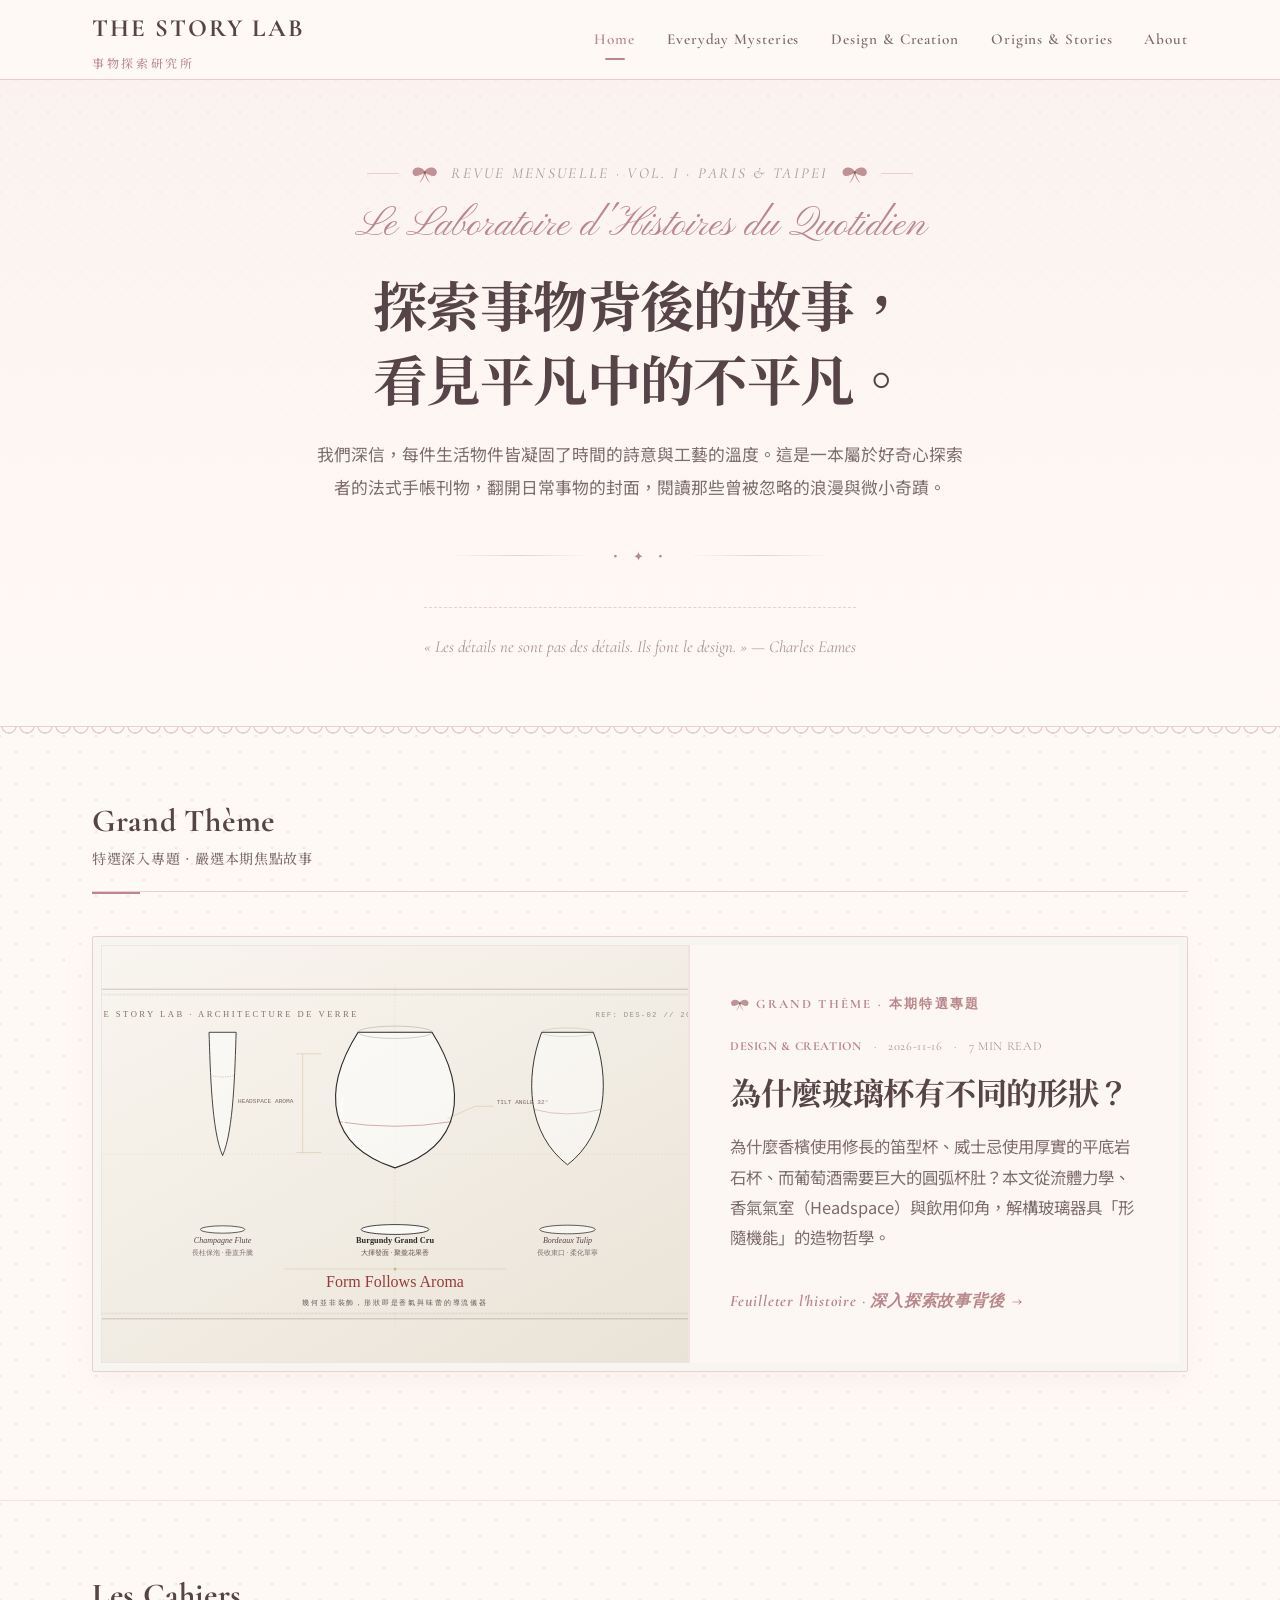
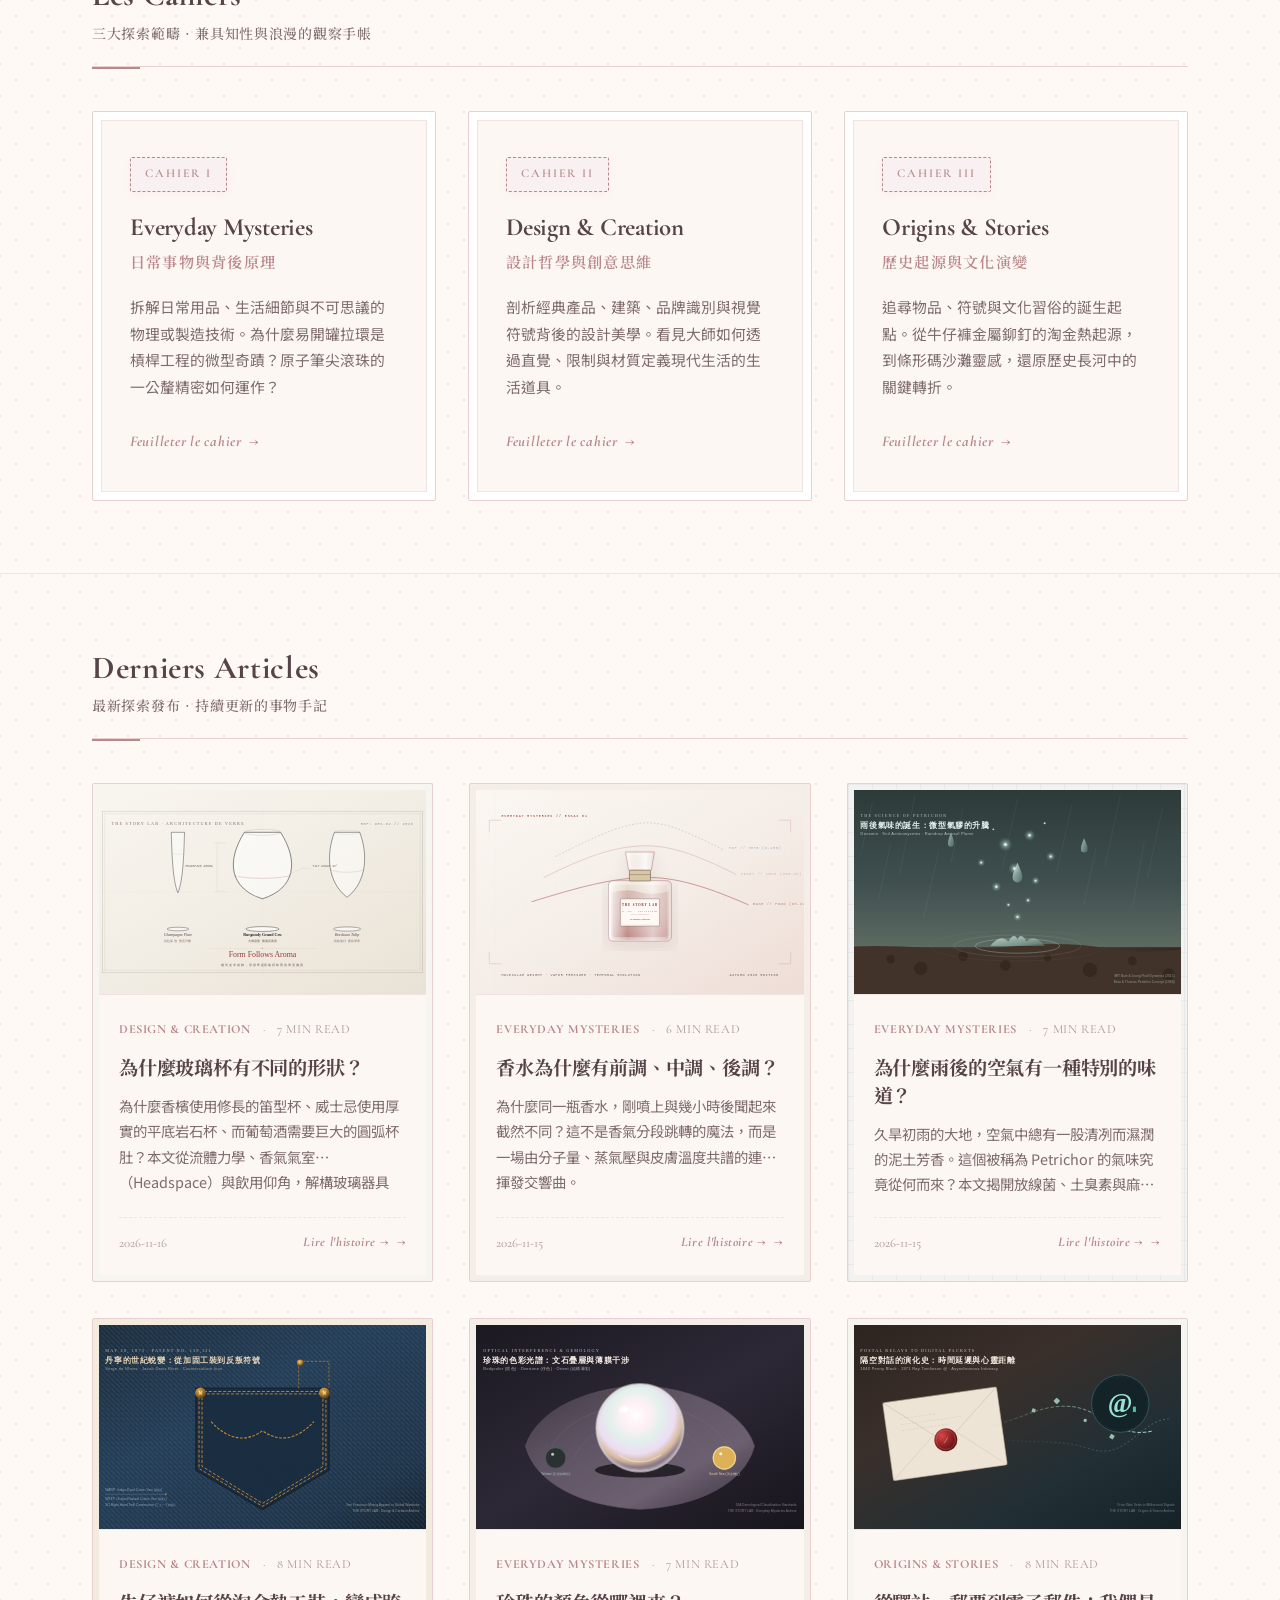
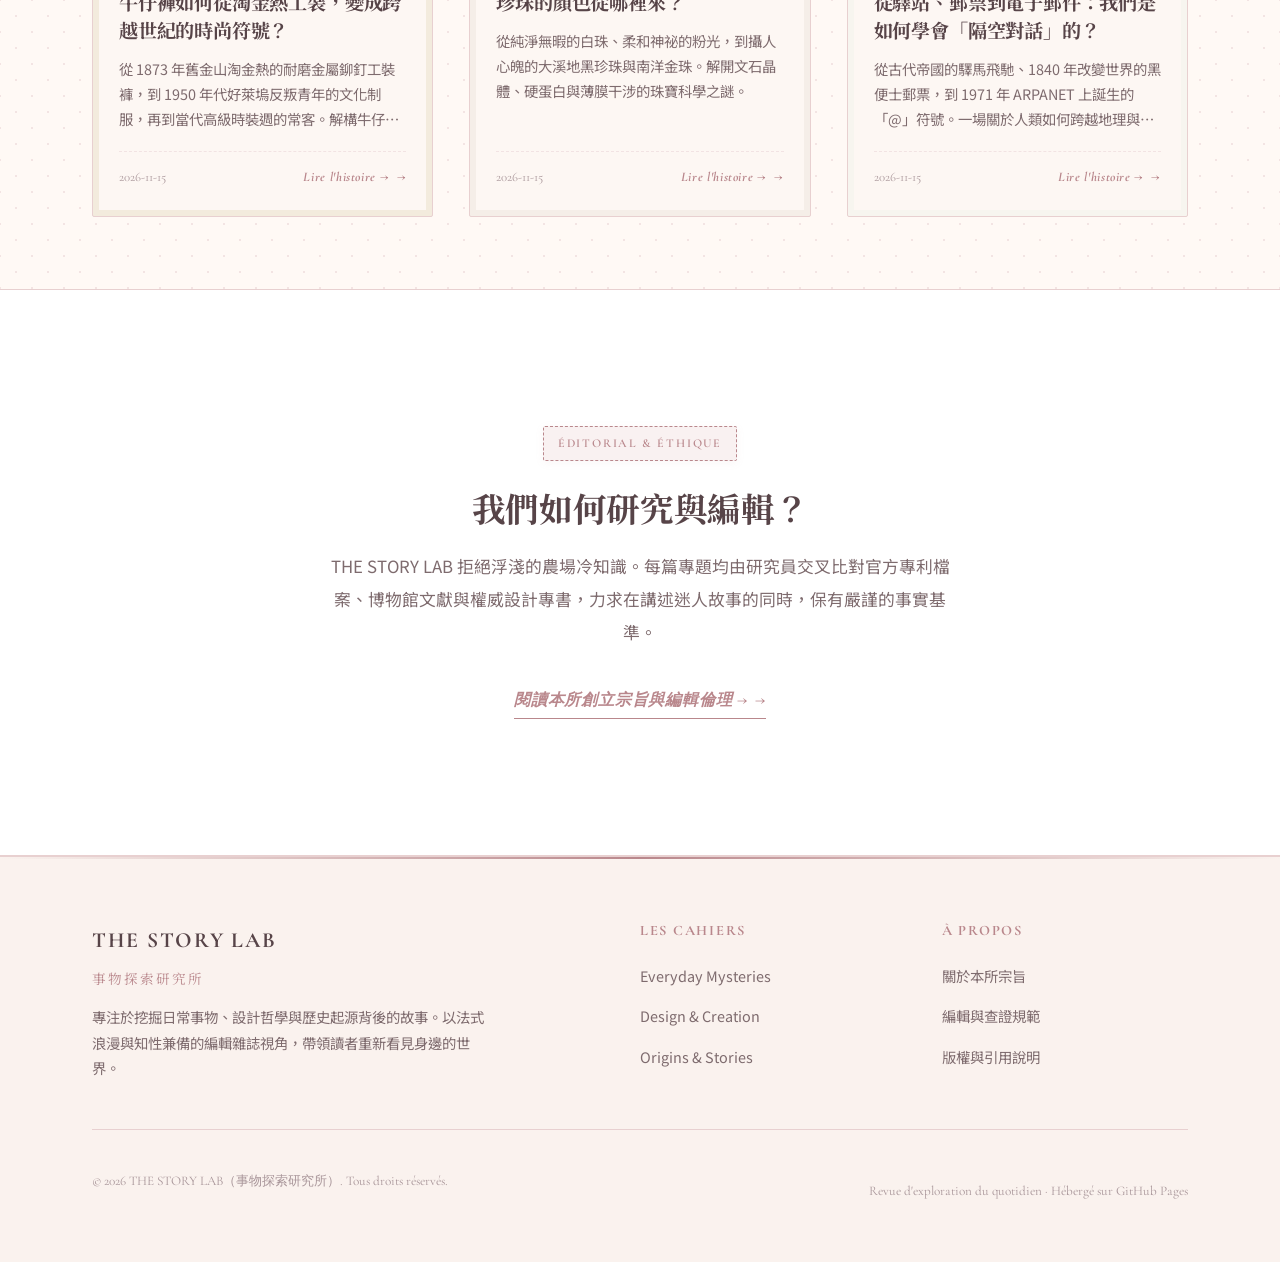
<file: index.html>
<!DOCTYPE html>
<html lang="zh-Hant">
<head>
  <meta charset="UTF-8">
  <meta name="viewport" content="width=device-width, initial-scale=1.0">
  <title>THE STORY LAB 事物探索研究所 — 法式浪漫復古生活探索誌</title>
  <meta name="description" content="THE STORY LAB（事物探索研究所）是一本以探索事物背後故事為核心的線上法式生活探索雜誌，深度挖掘日常物品、設計理念與文化起源。">

  <!-- 字型引入：Cormorant Garamond, Pinyon Script, 思源宋體, 思源黑體 -->
  <link rel="preconnect" href="https://fonts.googleapis.com">
  <link rel="preconnect" href="https://fonts.gstatic.com" crossorigin>
  <link href="https://fonts.googleapis.com/css2?family=Cormorant+Garamond:ital,wght@0,400;0,600;0,700;1,400;1,600&family=Noto+Sans+TC:wght@400;500;700&family=Noto+Serif+TC:wght@500;600;700;900&family=Pinyon+Script&display=swap" rel="stylesheet">

  <!-- 樣式引用（根目錄相對路徑） -->
  <link rel="stylesheet" href="assets/css/style.css">
  <link rel="stylesheet" href="assets/css/themes.css">
</head>
<body>

  <!-- 1. 全域頁首導覽 -->
  <header class="site-header">
    <div class="container header-container">
      <a href="index.html" class="brand-logo" aria-label="THE STORY LAB 首頁">
        <span class="brand-en">THE STORY LAB</span>
        <span class="brand-zh">事物探索研究所</span>
      </a>

      <button class="mobile-menu-toggle" aria-label="切換選單" aria-expanded="false">
        <span></span>
        <span></span>
        <span></span>
      </button>

      <nav class="nav-links" aria-label="全站導覽">
        <a href="index.html" class="active">Home</a>
        <a href="categories/everyday-mysteries.html">Everyday Mysteries</a>
        <a href="categories/design-creation.html">Design & Creation</a>
        <a href="categories/origins-stories.html">Origins & Stories</a>
        <a href="about.html">About</a>
      </nav>
    </div>
  </header>

  <main>
    <!-- 2. 首頁刊頭（French Vintage Masthead & Hero） -->
    <section class="hero-section lace-edge-bottom">
      <div class="container">
        <div class="hero-volume-tag">
          <span class="ribbon-bow-icon" aria-hidden="true"></span>
          <span>REVUE MENSUELLE · VOL. I · PARIS & TAIPEI</span>
          <span class="ribbon-bow-icon" aria-hidden="true"></span>
        </div>
        
        <div class="hero-subtitle-french">Le Laboratoire d'Histoires du Quotidien</div>
        
        <h1 class="hero-title">探索事物背後的故事，<br>看見平凡中的不平凡。</h1>
        
        <p class="hero-description">
          我們深信，每件生活物件皆凝固了時間的詩意與工藝的溫度。這是一本屬於好奇心探索者的法式手帳刊物，翻開日常事物的封面，閱讀那些曾被忽略的浪漫與微小奇蹟。
        </p>

        <div class="pearl-divider" aria-hidden="true">
          <span>• ✦ •</span>
        </div>

        <div class="hero-citation">
          <span>« Les détails ne sont pas des détails. Ils font le design. » — Charles Eames</span>
        </div>
      </div>
    </section>

    <!-- 3. 本期特選專題（Featured Story） -->
    <section class="section-wrapper featured-section">
      <div class="container">
        <div class="section-header">
          <div>
            <h2 class="section-title">Grand Thème</h2>
            <p class="section-subtitle">特選深入專題 · 嚴選本期焦點故事</p>
          </div>
        </div>

        <!-- 由 main.js 從 data/articles.json 動態填入 -->
        <div id="featured-post" class="featured-card-wrapper">
          <div class="empty-state">
            <span class="empty-state-badge">EN PRÉPARATION · 專題策劃中</span>
            <h3 class="empty-state-title">首期探索專題籌備中</h3>
            <p class="empty-state-desc">研究員正在嚴謹整理文獻資料與查證歷史檔案。第一期深度專題手帳即將出刊，敬請期待。</p>
          </div>
        </div>
      </div>
    </section>

    <!-- 4. 三大分類探索入口（Category Portals，復古相框卡片） -->
    <section class="section-wrapper categories-section">
      <div class="container">
        <div class="section-header">
          <div>
            <h2 class="section-title">Les Cahiers</h2>
            <p class="section-subtitle">三大探索範疇 · 兼具知性與浪漫的觀察手帳</p>
          </div>
        </div>

        <div class="category-grid">
          <!-- 分類 1 -->
          <a href="categories/everyday-mysteries.html" class="category-card">
            <div class="category-card-inner">
              <span class="stamp-badge category-card-stamp">CAHIER I</span>
              <h3 class="category-card-title">Everyday Mysteries</h3>
              <div class="category-card-title-zh">日常事物與背後原理</div>
              <p class="category-card-desc">
                拆解日常用品、生活細節與不可思議的物理或製造技術。為什麼易開罐拉環是槓桿工程的微型奇蹟？原子筆尖滾珠的一公釐精密如何運作？
              </p>
              <span class="category-card-link">Feuilleter le cahier</span>
            </div>
          </a>

          <!-- 分類 2 -->
          <a href="categories/design-creation.html" class="category-card">
            <div class="category-card-inner">
              <span class="stamp-badge category-card-stamp">CAHIER II</span>
              <h3 class="category-card-title">Design & Creation</h3>
              <div class="category-card-title-zh">設計哲學與創意思維</div>
              <p class="category-card-desc">
                剖析經典產品、建築、品牌識別與視覺符號背後的設計美學。看見大師如何透過直覺、限制與材質定義現代生活的生活道具。
              </p>
              <span class="category-card-link">Feuilleter le cahier</span>
            </div>
          </a>

          <!-- 分類 3 -->
          <a href="categories/origins-stories.html" class="category-card">
            <div class="category-card-inner">
              <span class="stamp-badge category-card-stamp">CAHIER III</span>
              <h3 class="category-card-title">Origins & Stories</h3>
              <div class="category-card-title-zh">歷史起源與文化演變</div>
              <p class="category-card-desc">
                追尋物品、符號與文化習俗的誕生起點。從牛仔褲金屬鉚釘的淘金熱起源，到條形碼沙灘靈感，還原歷史長河中的關鍵轉折。
              </p>
              <span class="category-card-link">Feuilleter le cahier</span>
            </div>
          </a>
        </div>
      </div>
    </section>

    <!-- 5. 最新探索文章（Latest Dispatches） -->
    <section class="section-wrapper latest-section">
      <div class="container">
        <div class="section-header">
          <div>
            <h2 class="section-title">Derniers Articles</h2>
            <p class="section-subtitle">最新探索發布 · 持續更新的事物手記</p>
          </div>
        </div>

        <!-- 由 main.js 動態渲染卡片列表 -->
        <div id="latest-posts" class="articles-grid">
          <div class="empty-state" style="grid-column: 1 / -1;">
            <span class="empty-state-badge">CURATING · 採集中</span>
            <h3 class="empty-state-title">暫無發布文章</h3>
            <p class="empty-state-desc">研究員正在嚴謹整理文獻，第一期專題文章即將上線。</p>
          </div>
        </div>
      </div>
    </section>

    <!-- 6. 關於我們精選邀請（About Snippet） -->
    <section class="section-wrapper about-snippet-section" style="background-color: var(--color-surface); border-top: 1px solid var(--color-foggy-rose); border-bottom: 1px solid var(--color-foggy-rose);">
      <div class="container" style="text-align: center; max-width: 680px; padding: 4rem 1.5rem;">
        <span class="stamp-badge" style="margin-bottom: 1.5rem;">ÉDITORIAL & ÉTHIQUE</span>
        <h2 style="font-size: 2.1rem; margin-bottom: 1.25rem;">我們如何研究與編輯？</h2>
        <p style="color: var(--color-text-muted); font-size: 1.05rem; line-height: 1.95; margin-bottom: 2.25rem;">
          THE STORY LAB 拒絕浮淺的農場冷知識。每篇專題均由研究員交叉比對官方專利檔案、博物館文獻與權威設計專書，力求在講述迷人故事的同時，保有嚴謹的事實基準。
        </p>
        <a href="about.html" class="category-card-link" style="font-size: 1rem; border-bottom: 1px solid var(--color-accent); padding-bottom: 3px;">
          閱讀本所創立宗旨與編輯倫理 →
        </a>
      </div>
    </section>
  </main>

  <!-- 7. 全域頁尾 -->
  <footer class="site-footer">
    <div class="container">
      <div class="footer-top">
        <div class="footer-brand">
          <div class="brand-en">THE STORY LAB</div>
          <div style="font-family: var(--font-serif-zh); font-size: 0.85rem; letter-spacing: 0.15em; color: var(--color-accent); margin-bottom: 0.85rem;">事物探索研究所</div>
          <p class="brand-desc">
            專注於挖掘日常事物、設計哲學與歷史起源背後的故事。以法式浪漫與知性兼備的編輯雜誌視角，帶領讀者重新看見身邊的世界。
          </p>
        </div>

        <div>
          <h3 class="footer-col-title">Les Cahiers</h3>
          <ul class="footer-links">
            <li><a href="categories/everyday-mysteries.html">Everyday Mysteries</a></li>
            <li><a href="categories/design-creation.html">Design & Creation</a></li>
            <li><a href="categories/origins-stories.html">Origins & Stories</a></li>
          </ul>
        </div>

        <div>
          <h3 class="footer-col-title">À Propos</h3>
          <ul class="footer-links">
            <li><a href="about.html">關於本所宗旨</a></li>
            <li><a href="about.html#ethics">編輯與查證規範</a></li>
            <li><a href="about.html#license">版權與引用說明</a></li>
          </ul>
        </div>
      </div>

      <div class="footer-bottom">
        <p>© 2026 THE STORY LAB（事物探索研究所）. Tous droits réservés.</p>
        <p>Revue d'exploration du quotidien · Hébergé sur GitHub Pages</p>
      </div>
    </div>
  </footer>

  <!-- 核心交互腳本 -->
  <script src="assets/js/main.js"></script>
</body>
</html>
</file>
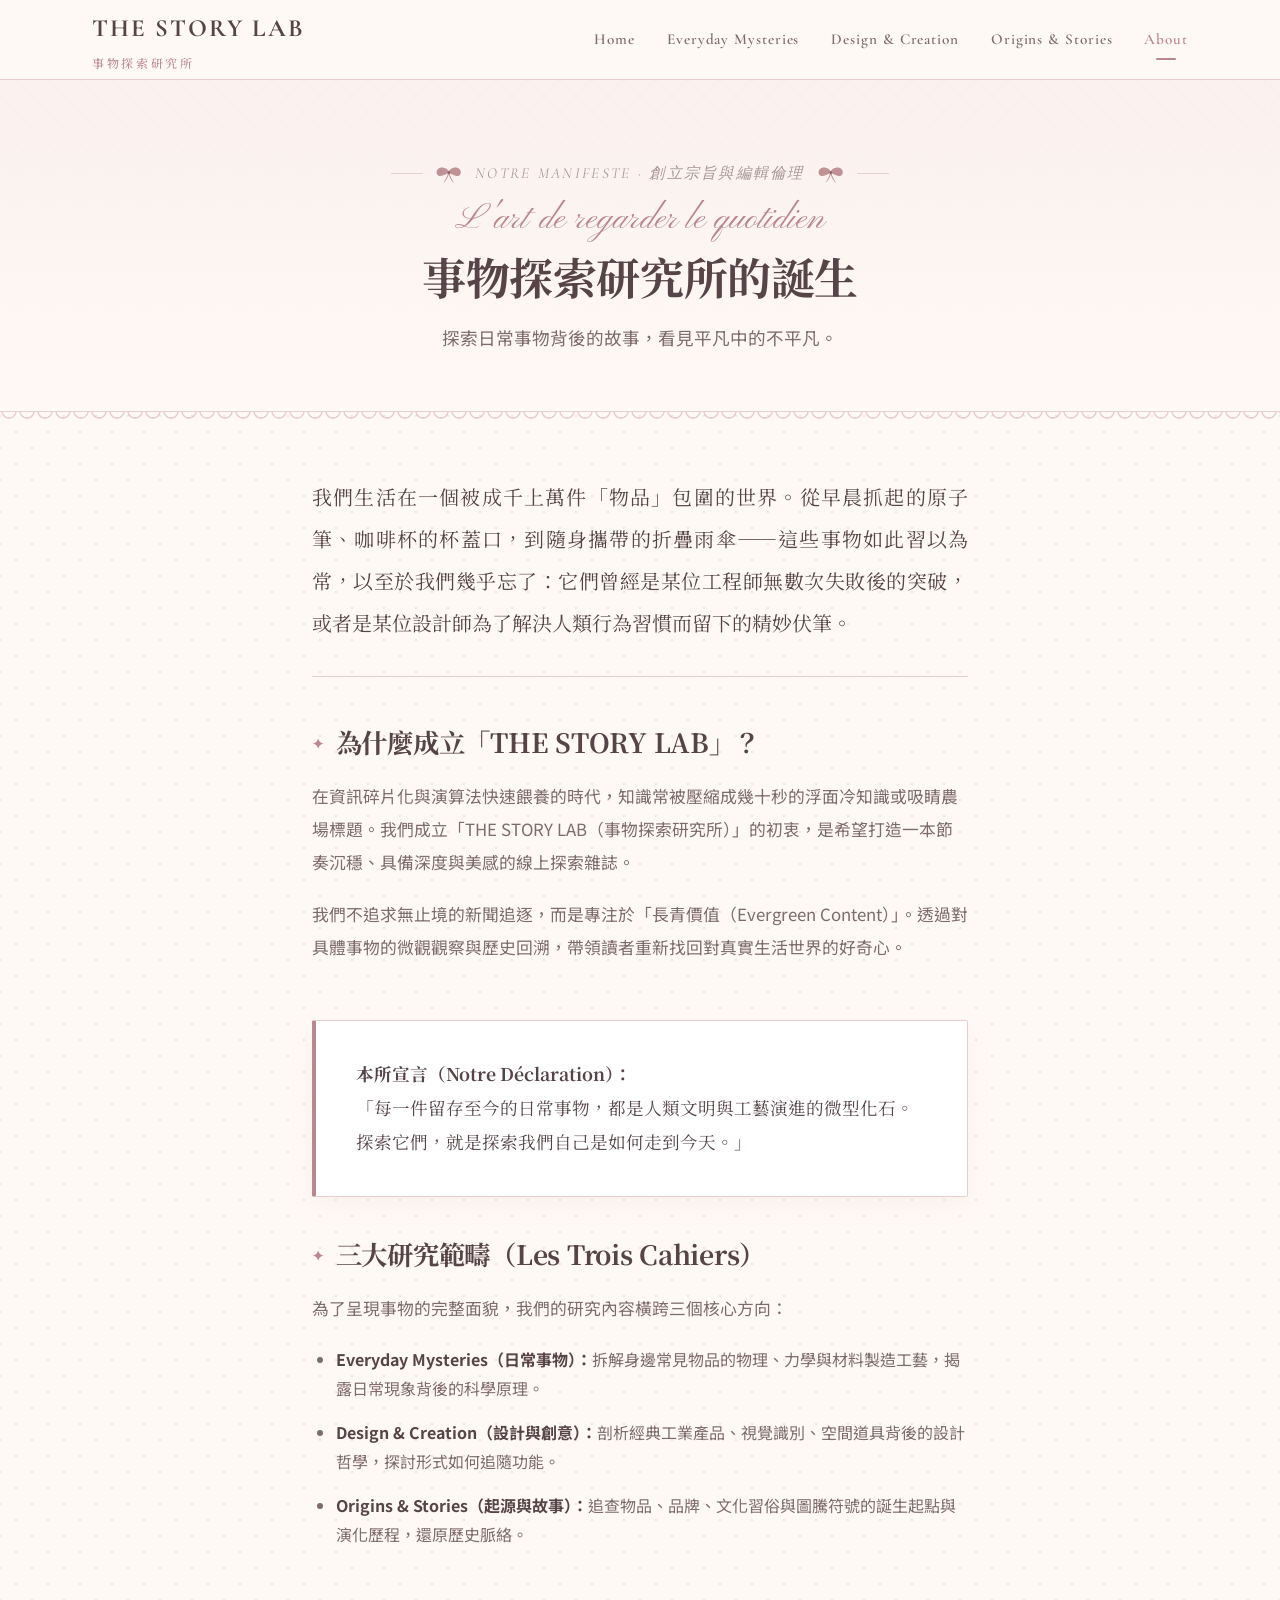
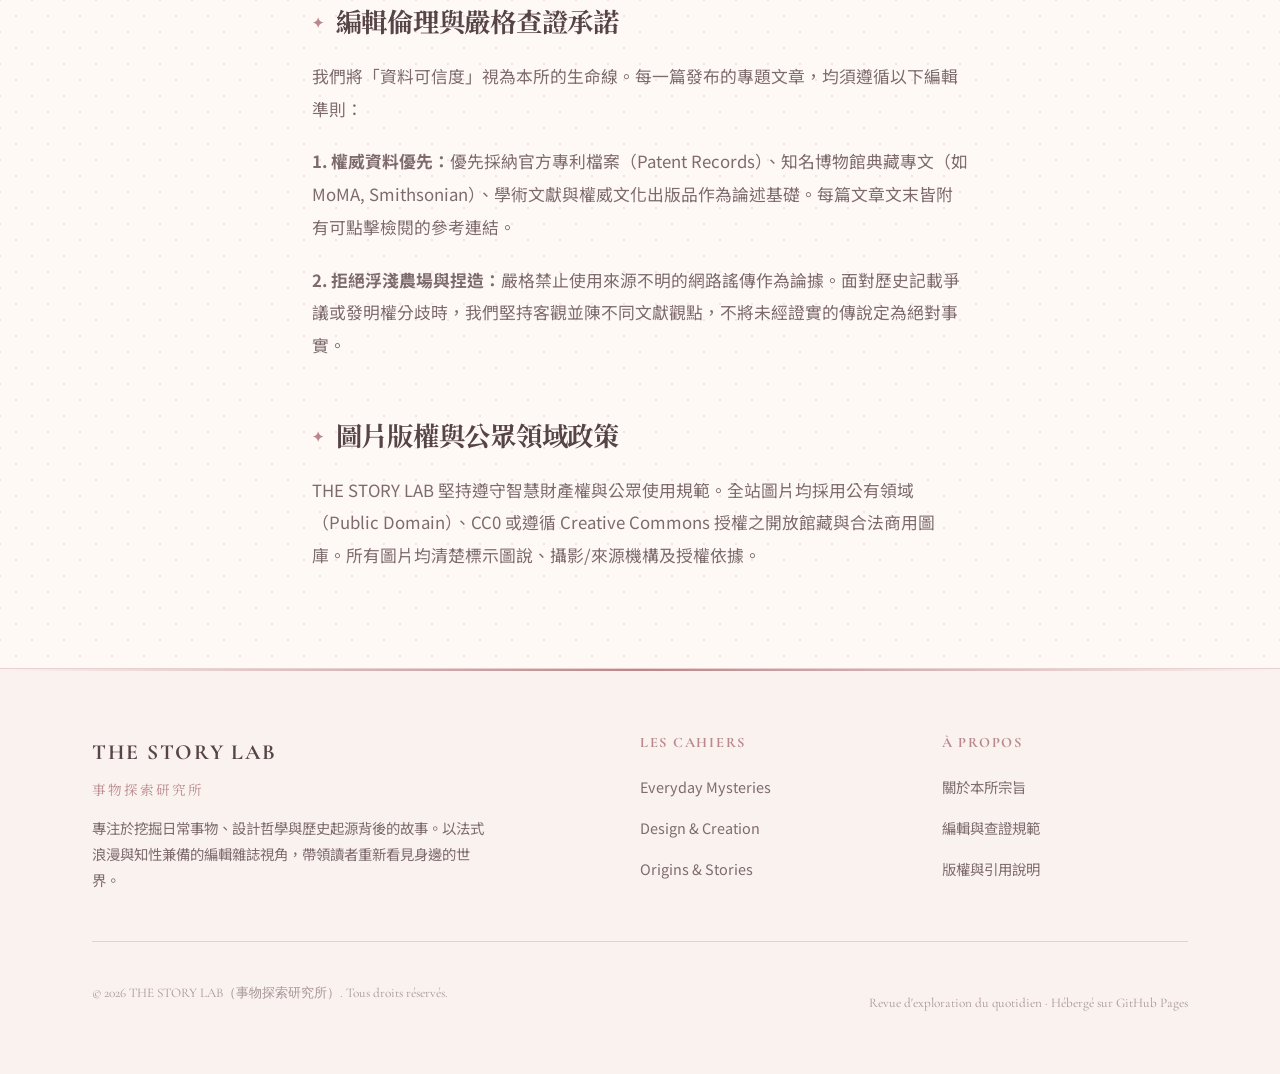
<file: about.html>
<!DOCTYPE html>
<html lang="zh-Hant">
<head>
  <meta charset="UTF-8">
  <meta name="viewport" content="width=device-width, initial-scale=1.0">
  <title>關於本所 — THE STORY LAB 事物探索研究所</title>
  <meta name="description" content="了解 THE STORY LAB（事物探索研究所）的創立理念、內容定位、編輯倫理與資料查證標準。一本屬於好奇心探索者的法式手帳刊物。">

  <!-- 字型引入 -->
  <link rel="preconnect" href="https://fonts.googleapis.com">
  <link rel="preconnect" href="https://fonts.gstatic.com" crossorigin>
  <link href="https://fonts.googleapis.com/css2?family=Cormorant+Garamond:ital,wght@0,400;0,600;0,700;1,400;1,600&family=Noto+Sans+TC:wght@400;500;700&family=Noto+Serif+TC:wght@500;600;700;900&family=Pinyon+Script&display=swap" rel="stylesheet">

  <!-- 樣式引用（根目錄相對路徑） -->
  <link rel="stylesheet" href="assets/css/style.css">
  <link rel="stylesheet" href="assets/css/themes.css">
</head>
<body>

  <!-- 1. 全域頁首導覽 -->
  <header class="site-header">
    <div class="container header-container">
      <a href="index.html" class="brand-logo" aria-label="THE STORY LAB 首頁">
        <span class="brand-en">THE STORY LAB</span>
        <span class="brand-zh">事物探索研究所</span>
      </a>

      <button class="mobile-menu-toggle" aria-label="切換選單" aria-expanded="false">
        <span></span>
        <span></span>
        <span></span>
      </button>

      <nav class="nav-links" aria-label="全站導覽">
        <a href="index.html">Home</a>
        <a href="categories/everyday-mysteries.html">Everyday Mysteries</a>
        <a href="categories/design-creation.html">Design & Creation</a>
        <a href="categories/origins-stories.html">Origins & Stories</a>
        <a href="about.html" class="active">About</a>
      </nav>
    </div>
  </header>

  <main>
    <!-- 刊頭 -->
    <section class="about-hero lace-edge-bottom">
      <div class="container">
        <div class="hero-volume-tag">
          <span class="ribbon-bow-icon" aria-hidden="true"></span>
          <span>NOTRE MANIFESTE · 創立宗旨與編輯倫理</span>
          <span class="ribbon-bow-icon" aria-hidden="true"></span>
        </div>
        <div class="french-script" style="margin-bottom: 0.5rem; font-size: 2.2rem;">L'art de regarder le quotidien</div>
        <h1 class="hero-title" style="font-size: 2.75rem; margin-bottom: 1rem;">事物探索研究所的誕生</h1>
        <p style="color: var(--color-text-muted); font-size: 1.1rem; max-width: 600px; margin: 0 auto; line-height: 1.85;">
          探索日常事物背後的故事，看見平凡中的不平凡。
        </p>
      </div>
    </section>

    <!-- 核心內文區塊 -->
    <article class="container about-content-wrapper">
      <div class="about-lead">
        我們生活在一個被成千上萬件「物品」包圍的世界。從早晨抓起的原子筆、咖啡杯的杯蓋口，到隨身攜帶的折疊雨傘——這些事物如此習以為常，以至於我們幾乎忘了：它們曾經是某位工程師無數次失敗後的突破，或者是某位設計師為了解決人類行為習慣而留下的精妙伏筆。
      </div>

      <section class="about-section">
        <h2>為什麼成立「THE STORY LAB」？</h2>
        <p>
          在資訊碎片化與演算法快速餵養的時代，知識常被壓縮成幾十秒的浮面冷知識或吸睛農場標題。我們成立「THE STORY LAB（事物探索研究所）」的初衷，是希望打造一本節奏沉穩、具備深度與美感的線上探索雜誌。
        </p>
        <p>
          我們不追求無止境的新聞追逐，而是專注於「長青價值（Evergreen Content）」。透過對具體事物的微觀觀察與歷史回溯，帶領讀者重新找回對真實生活世界的好奇心。
        </p>
      </section>

      <div class="manifesto-box">
        <p>
          <strong>本所宣言（Notre Déclaration）：</strong><br>
          「每一件留存至今的日常事物，都是人類文明與工藝演進的微型化石。探索它們，就是探索我們自己是如何走到今天。」
        </p>
      </div>

      <section class="about-section" id="pillars">
        <h2>三大研究範疇（Les Trois Cahiers）</h2>
        <p>
          為了呈現事物的完整面貌，我們的研究內容橫跨三個核心方向：
        </p>
        <ul style="padding-left: 1.5rem; margin-top: 1.25rem; color: var(--color-text-muted); display: flex; flex-direction: column; gap: 0.95rem;">
          <li>
            <strong style="color: var(--color-text-main);">Everyday Mysteries（日常事物）：</strong>拆解身邊常見物品的物理、力學與材料製造工藝，揭露日常現象背後的科學原理。
          </li>
          <li>
            <strong style="color: var(--color-text-main);">Design & Creation（設計與創意）：</strong>剖析經典工業產品、視覺識別、空間道具背後的設計哲學，探討形式如何追隨功能。
          </li>
          <li>
            <strong style="color: var(--color-text-main);">Origins & Stories（起源與故事）：</strong>追查物品、品牌、文化習俗與圖騰符號的誕生起點與演化歷程，還原歷史脈絡。
          </li>
        </ul>
      </section>

      <section class="about-section" id="ethics">
        <h2>編輯倫理與嚴格查證承諾</h2>
        <p>
          我們將「資料可信度」視為本所的生命線。每一篇發布的專題文章，均須遵循以下編輯準則：
        </p>
        <p>
          <strong>1. 權威資料優先：</strong>優先採納官方專利檔案（Patent Records）、知名博物館典藏專文（如 MoMA, Smithsonian）、學術文獻與權威文化出版品作為論述基礎。每篇文章文末皆附有可點擊檢閱的參考連結。
        </p>
        <p>
          <strong>2. 拒絕浮淺農場與捏造：</strong>嚴格禁止使用來源不明的網路謠傳作為論據。面對歷史記載爭議或發明權分歧時，我們堅持客觀並陳不同文獻觀點，不將未經證實的傳說定為絕對事實。
        </p>
      </section>

      <section class="about-section" id="license">
        <h2>圖片版權與公眾領域政策</h2>
        <p>
          THE STORY LAB 堅持遵守智慧財產權與公眾使用規範。全站圖片均採用公有領域（Public Domain）、CC0 或遵循 Creative Commons 授權之開放館藏與合法商用圖庫。所有圖片均清楚標示圖說、攝影/來源機構及授權依據。
        </p>
      </section>
    </article>
  </main>

  <!-- 全域頁尾 -->
  <footer class="site-footer">
    <div class="container">
      <div class="footer-top">
        <div class="footer-brand">
          <div class="brand-en">THE STORY LAB</div>
          <div style="font-family: var(--font-serif-zh); font-size: 0.85rem; letter-spacing: 0.15em; color: var(--color-accent); margin-bottom: 0.85rem;">事物探索研究所</div>
          <p class="brand-desc">
            專注於挖掘日常事物、設計哲學與歷史起源背後的故事。以法式浪漫與知性兼備的編輯雜誌視角，帶領讀者重新看見身邊的世界。
          </p>
        </div>

        <div>
          <h3 class="footer-col-title">Les Cahiers</h3>
          <ul class="footer-links">
            <li><a href="categories/everyday-mysteries.html">Everyday Mysteries</a></li>
            <li><a href="categories/design-creation.html">Design & Creation</a></li>
            <li><a href="categories/origins-stories.html">Origins & Stories</a></li>
          </ul>
        </div>

        <div>
          <h3 class="footer-col-title">À Propos</h3>
          <ul class="footer-links">
            <li><a href="about.html">關於本所宗旨</a></li>
            <li><a href="about.html#ethics">編輯與查證規範</a></li>
            <li><a href="about.html#license">版權與引用說明</a></li>
          </ul>
        </div>
      </div>

      <div class="footer-bottom">
        <p>© 2026 THE STORY LAB（事物探索研究所）. Tous droits réservés.</p>
        <p>Revue d'exploration du quotidien · Hébergé sur GitHub Pages</p>
      </div>
    </div>
  </footer>

  <script src="assets/js/main.js"></script>
</body>
</html>
</file>
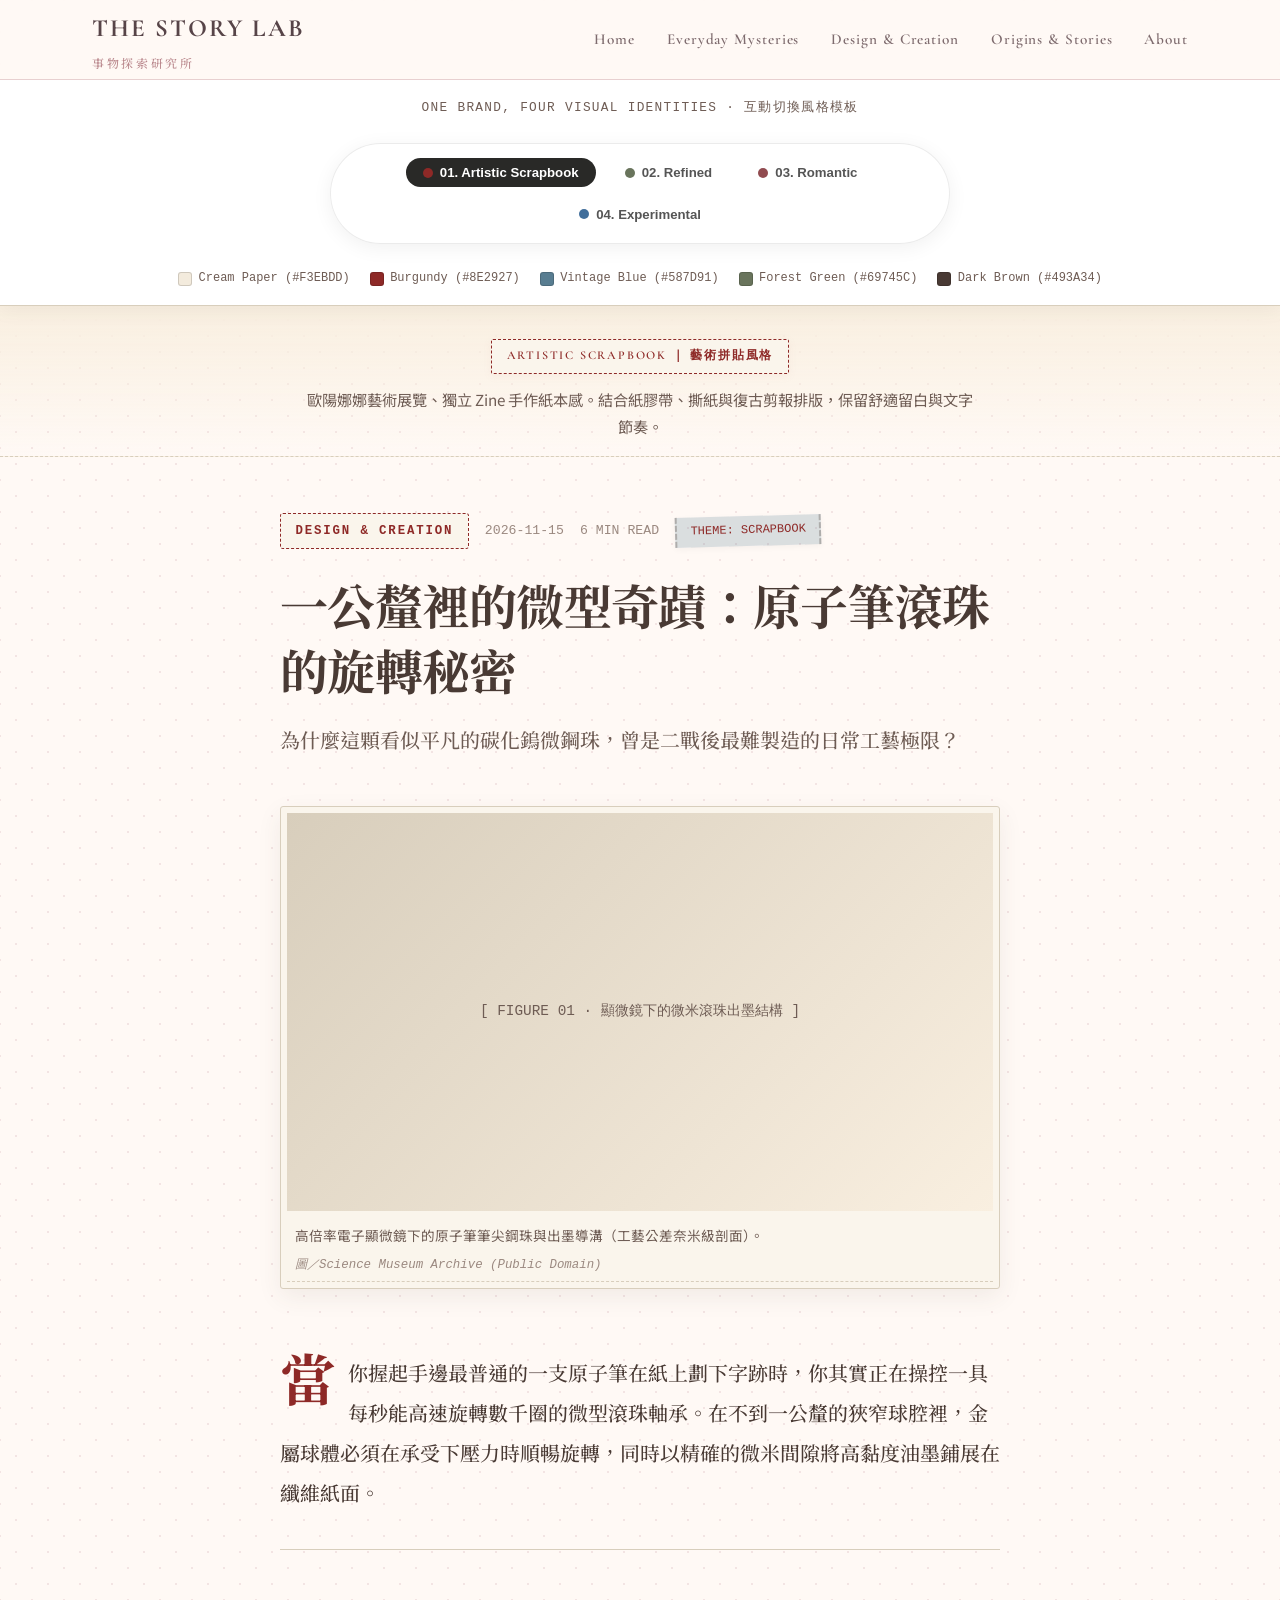
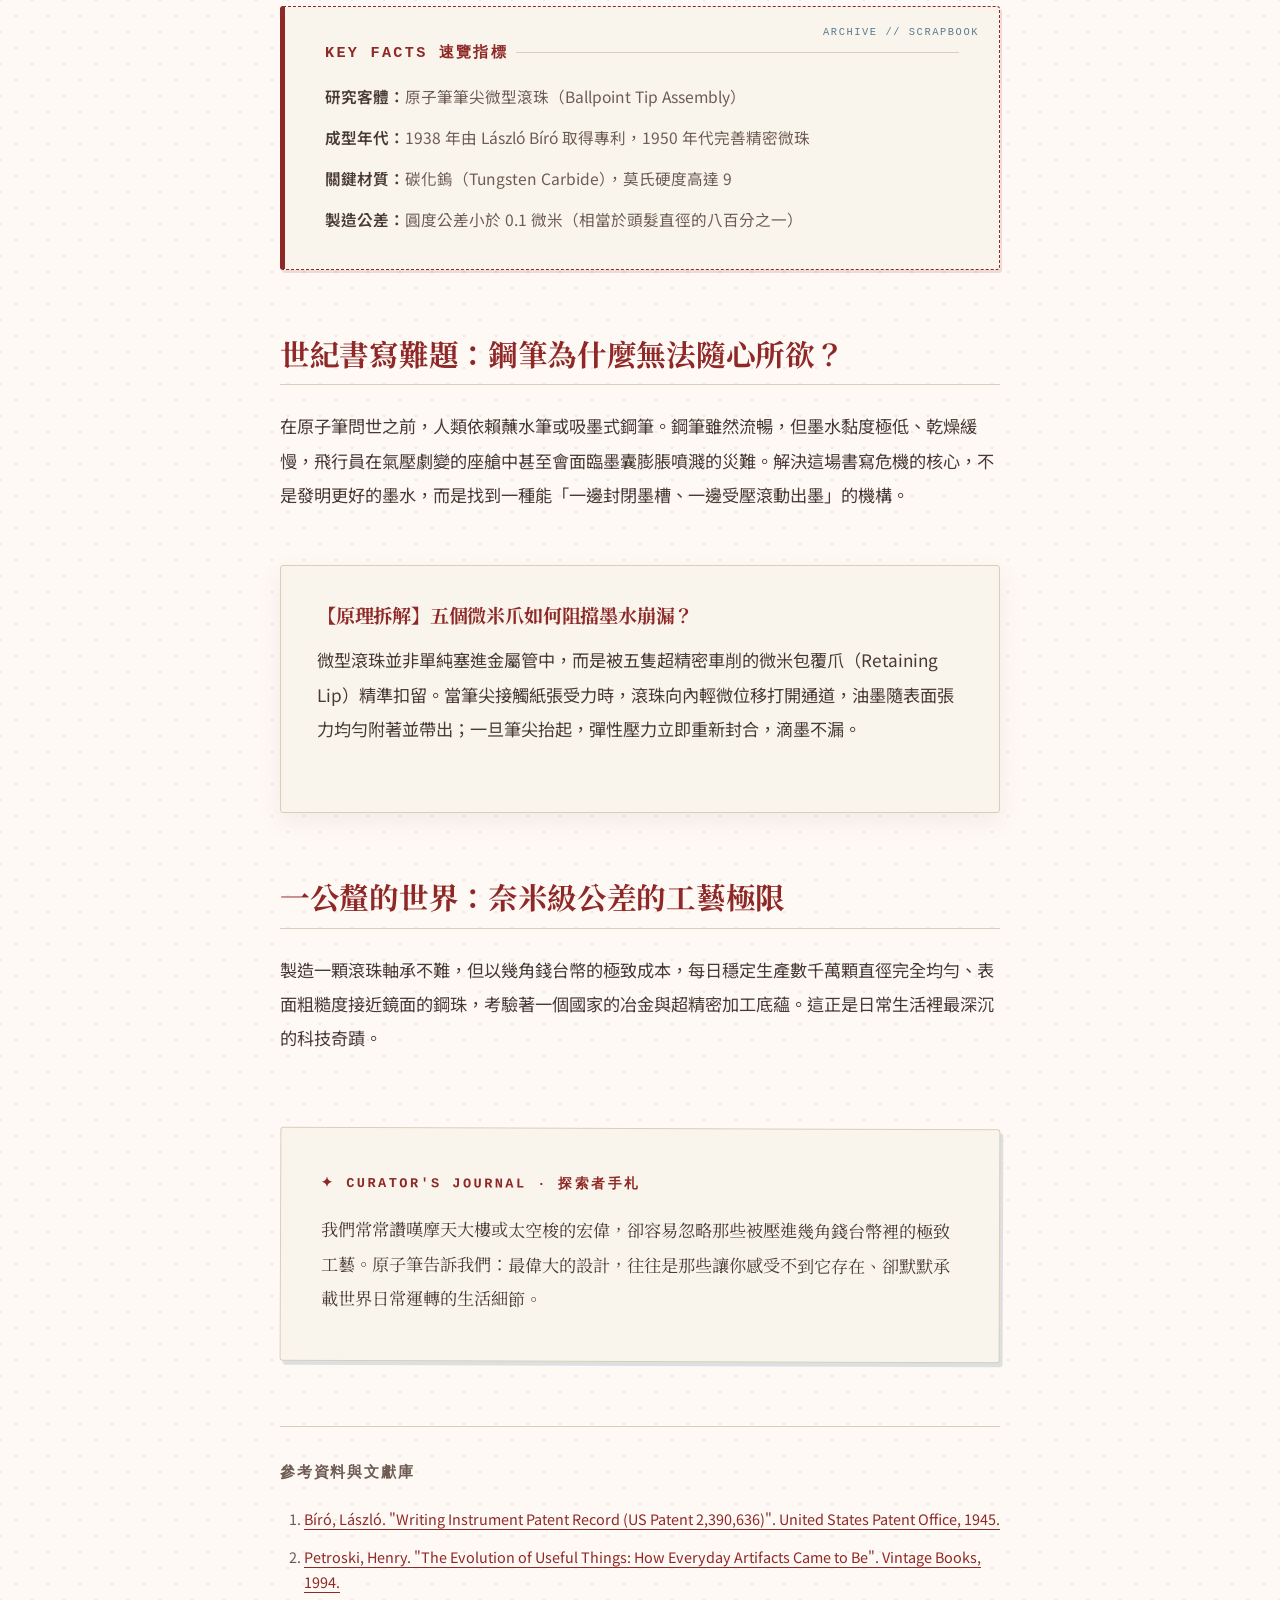
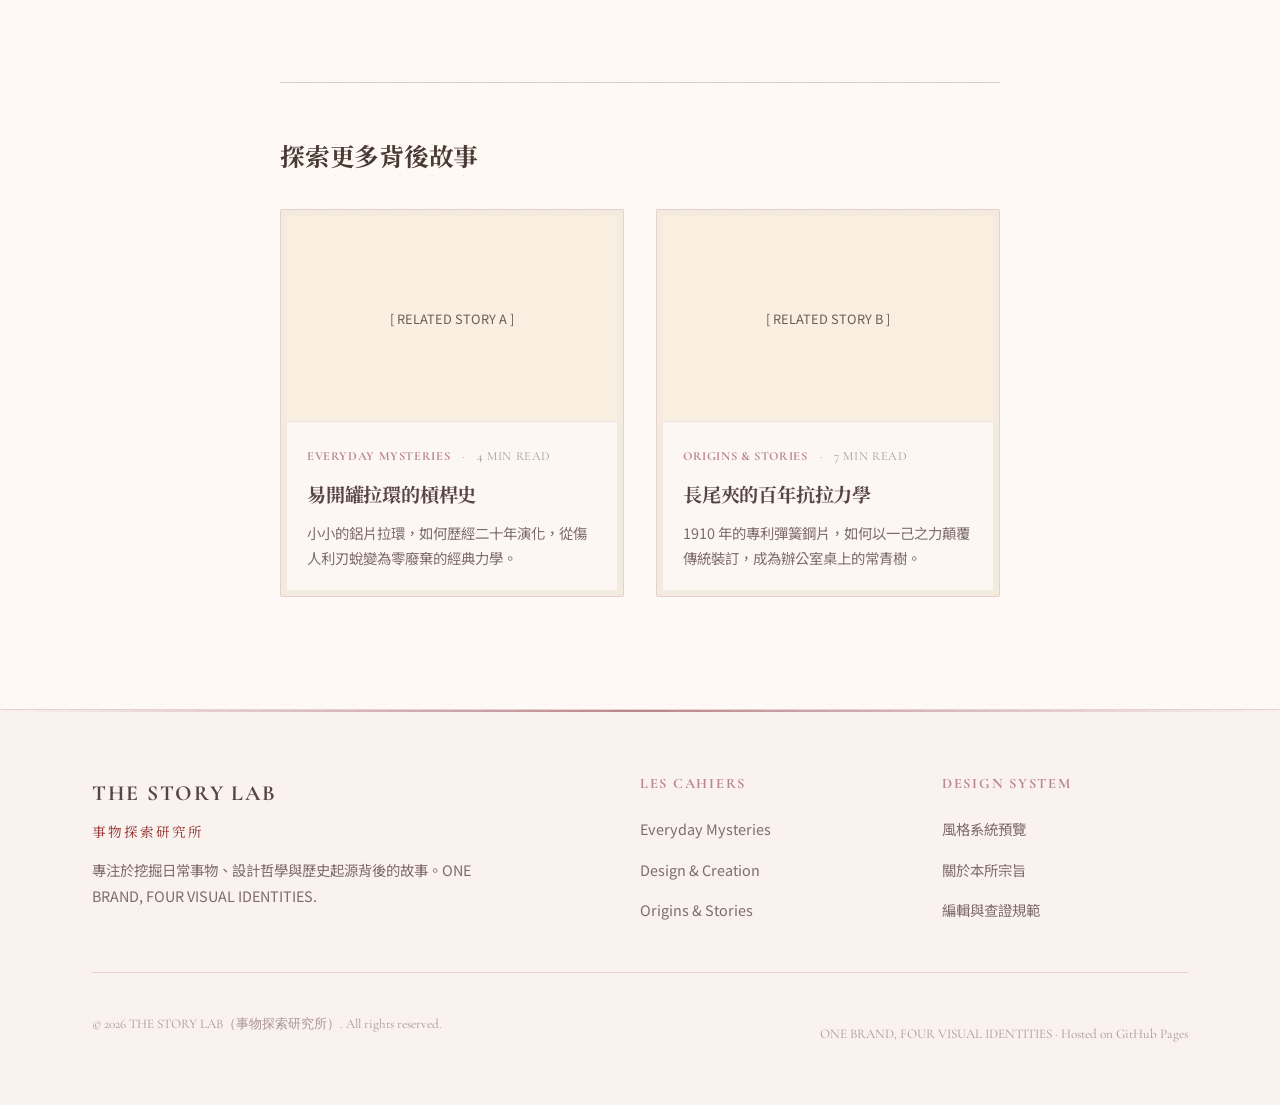
<file: theme-preview.html>
<!DOCTYPE html>
<html lang="zh-Hant">
<head>
  <meta charset="UTF-8">
  <meta name="viewport" content="width=device-width, initial-scale=1.0">
  <title>視覺系統風格預覽 — THE STORY LAB 事物探索研究所</title>
  <meta name="description" content="THE STORY LAB 四套固定視覺模板互動預覽：Artistic Scrapbook、Refined、Romantic、Experimental。">

  <!-- 字型引入 -->
  <link rel="preconnect" href="https://fonts.googleapis.com">
  <link rel="preconnect" href="https://fonts.gstatic.com" crossorigin>
  <link href="https://fonts.googleapis.com/css2?family=Cormorant+Garamond:ital,wght@0,400;0,600;0,700;1,400;1,600&family=Noto+Sans+TC:wght@400;500;700&family=Noto+Serif+TC:wght@500;600;700;900&family=Pinyon+Script&family=Playfair+Display:ital,wght@0,600;0,700;1,400&display=swap" rel="stylesheet">

  <!-- 樣式引用 -->
  <link rel="stylesheet" href="assets/css/style.css">
  <link rel="stylesheet" href="assets/css/themes.css">
  <link rel="stylesheet" href="assets/css/article.css">

  <style>
    /* 預覽頁專屬控制浮動條 */
    .preview-control-panel {
      position: sticky;
      top: var(--header-height);
      z-index: 90;
      background-color: rgba(255, 255, 255, 0.95);
      backdrop-filter: blur(12px);
      border-bottom: 1px solid var(--theme-border, #E8D0D0);
      padding: 1rem 0;
      box-shadow: 0 4px 20px rgba(0, 0, 0, 0.05);
      transition: background-color 0.3s ease;
    }

    .palette-swatches {
      display: flex;
      align-items: center;
      justify-content: center;
      gap: 1.25rem;
      flex-wrap: wrap;
      margin-top: 0.75rem;
      font-size: 0.75rem;
      font-family: var(--theme-font-mono, monospace);
    }

    .swatch-item {
      display: inline-flex;
      align-items: center;
      gap: 0.4rem;
      color: var(--theme-text-muted);
    }

    .swatch-color {
      width: 14px;
      height: 14px;
      border-radius: 3px;
      border: 1px solid rgba(0,0,0,0.15);
      display: inline-block;
    }

    .preview-banner {
      text-align: center;
      padding: 2rem 1.5rem 1rem;
      background: linear-gradient(180deg, var(--theme-highlight, #FAF5EC) 0%, transparent 100%);
      border-bottom: 1px dashed var(--theme-border);
    }
  </style>
</head>
<body class="article-page" data-theme="scrapbook">

  <!-- 1. 全域頁首導覽（統一品牌骨架） -->
  <header class="site-header">
    <div class="container header-container">
      <a href="index.html" class="brand-logo" aria-label="THE STORY LAB 首頁">
        <span class="brand-en">THE STORY LAB</span>
        <span class="brand-zh">事物探索研究所</span>
      </a>

      <button class="mobile-menu-toggle" aria-label="切換選單" aria-expanded="false">
        <span></span>
        <span></span>
        <span></span>
      </button>

      <nav class="nav-links" aria-label="全站導覽">
        <a href="index.html">Home</a>
        <a href="categories/everyday-mysteries.html">Everyday Mysteries</a>
        <a href="categories/design-creation.html">Design & Creation</a>
        <a href="categories/origins-stories.html">Origins & Stories</a>
        <a href="about.html">About</a>
      </nav>
    </div>
  </header>

  <!-- 閱讀進度條 -->
  <div id="read-progress" class="read-progress-bar"></div>

  <!-- 2. 獨立預覽控制列（切換四套固定視覺模板） -->
  <section class="preview-control-panel">
    <div class="container" style="text-align: center;">
      <div style="font-size: 0.8rem; font-family: var(--theme-font-mono, monospace); color: var(--theme-text-muted); margin-bottom: 0.5rem; letter-spacing: 0.1em;">
        ONE BRAND, FOUR VISUAL IDENTITIES · 互動切換風格模板
      </div>

      <div class="theme-selector-bar">
        <button class="theme-pill-btn active" data-target-theme="scrapbook">
          <span class="color-dot"></span>
          <span>01. Artistic Scrapbook</span>
        </button>
        <button class="theme-pill-btn" data-target-theme="refined">
          <span class="color-dot"></span>
          <span>02. Refined</span>
        </button>
        <button class="theme-pill-btn" data-target-theme="romantic">
          <span class="color-dot"></span>
          <span>03. Romantic</span>
        </button>
        <button class="theme-pill-btn" data-target-theme="experimental">
          <span class="color-dot"></span>
          <span>04. Experimental</span>
        </button>
      </div>

      <!-- 當前色票展示 -->
      <div id="active-palette-display" class="palette-swatches">
        <!-- JS 動態填入目前色票 -->
      </div>
    </div>
  </section>

  <!-- 風格說明橫幅 -->
  <div class="preview-banner">
    <div class="container">
      <span id="theme-tagline" class="stamp-badge">ARTISTIC SCRAPBOOK ｜ 藝術拼貼風格</span>
      <p id="theme-description" style="max-width: 680px; margin: 0.75rem auto 0; font-size: 0.95rem; color: var(--theme-text-muted);">
        歐陽娜娜藝術展覽、獨立 Zine 手作紙本感。結合紙膠帶、撕紙與復古剪報排版，保留舒適留白與文字節奏。
      </p>
    </div>
  </div>

  <!-- 3. 文章內頁展示（完整包含 6 大固定骨架 + 特殊模組） -->
  <main class="article-container">
    <article class="article-content">

      <!-- 骨架 1：刊頭區 -->
      <header class="article-header">
        <div class="meta-tag-group">
          <span class="category-badge">DESIGN & CREATION</span>
          <span class="publish-date">2026-11-15</span>
          <span class="read-time">6 MIN READ</span>
          <span id="theme-indicator" class="theme-tape">THEME: SCRAPBOOK</span>
        </div>
        
        <h1 class="article-title">一公釐裡的微型奇蹟：原子筆滾珠的旋轉秘密</h1>
        <p class="article-subtitle">為什麼這顆看似平凡的碳化鎢微鋼珠，曾是二戰後最難製造的日常工藝極限？</p>
        
        <figure class="featured-figure">
          <!-- 模擬插圖展示相框質感 -->
          <div style="width: 100%; aspect-ratio: 16/9; background: linear-gradient(135deg, var(--theme-border) 0%, var(--theme-highlight) 100%); display: flex; align-items: center; justify-content: center; color: var(--theme-text-muted); font-family: var(--theme-font-mono, monospace); font-size: 0.9rem;">
            [ FIGURE 01 · 顯微鏡下的微米滾珠出墨結構 ]
          </div>
          <figcaption>
            <span class="caption">高倍率電子顯微鏡下的原子筆筆尖鋼珠與出墨導溝（工藝公差奈米級剖面）。</span>
            <span class="credit">圖／Science Museum Archive (Public Domain)</span>
          </figcaption>
        </figure>
      </header>

      <!-- 骨架 2：引言區（含首字下沉） -->
      <section class="article-hook">
        <p>當你握起手邊最普通的一支原子筆在紙上劃下字跡時，你其實正在操控一具每秒能高速旋轉數千圈的微型滾珠軸承。在不到一公釐的狹窄球腔裡，金屬球體必須在承受下壓力時順暢旋轉，同時以精確的微米間隙將高黏度油墨鋪展在纖維紙面。</p>
      </section>

      <!-- 骨架 3：核心速覽卡（Key Facts Box） -->
      <aside class="key-facts-box">
        <h3 class="box-title">Key Facts 速覽指標</h3>
        <ul class="facts-list">
          <li><strong>研究客體：</strong>原子筆筆尖微型滾珠（Ballpoint Tip Assembly）</li>
          <li><strong>成型年代：</strong>1938 年由 László Bíró 取得專利，1950 年代完善精密微珠</li>
          <li><strong>關鍵材質：</strong>碳化鎢（Tungsten Carbide），莫氏硬度高達 9</li>
          <li><strong>製造公差：</strong>圓度公差小於 0.1 微米（相當於頭髮直徑的八百分之一）</li>
        </ul>
      </aside>

      <!-- 骨架 4：主體深度故事 -->
      <div class="article-body">
        <section>
          <h2>世紀書寫難題：鋼筆為什麼無法隨心所欲？</h2>
          <p>
            在原子筆問世之前，人類依賴蘸水筆或吸墨式鋼筆。鋼筆雖然流暢，但墨水黏度極低、乾燥緩慢，飛行員在氣壓劇變的座艙中甚至會面臨墨囊膨脹噴濺的災難。解決這場書寫危機的核心，不是發明更好的墨水，而是找到一種能「一邊封閉墨槽、一邊受壓滾動出墨」的機構。
          </p>
        </section>

        <!-- 選用特殊模組：原理拆解（How It Works） -->
        <div class="module-how-it-works">
          <h4>【原理拆解】五個微米爪如何阻擋墨水崩漏？</h4>
          <p>
            微型滾珠並非單純塞進金屬管中，而是被五隻超精密車削的微米包覆爪（Retaining Lip）精準扣留。當筆尖接觸紙張受力時，滾珠向內輕微位移打開通道，油墨隨表面張力均勻附著並帶出；一旦筆尖抬起，彈性壓力立即重新封合，滴墨不漏。
          </p>
        </div>

        <section>
          <h2>一公釐的世界：奈米級公差的工藝極限</h2>
          <p>
            製造一顆滾珠軸承不難，但以幾角錢台幣的極致成本，每日穩定生產數千萬顆直徑完全均勻、表面粗糙度接近鏡面的鋼珠，考驗著一個國家的冶金與超精密加工底蘊。這正是日常生活裡最深沉的科技奇蹟。
          </p>
        </section>
      </div>

      <!-- 骨架 5：探索者手札（Curator's Note） -->
      <section class="curator-note">
        <p>
          我們常常讚嘆摩天大樓或太空梭的宏偉，卻容易忽略那些被壓進幾角錢台幣裡的極致工藝。原子筆告訴我們：最偉大的設計，往往是那些讓你感受不到它存在、卻默默承載世界日常運轉的生活細節。
        </p>
      </section>

      <!-- 骨架 6：參考資料與文獻（References） -->
      <footer class="article-references">
        <h3>參考資料與文獻庫</h3>
        <ol class="references-list">
          <li>
            <a href="https://patents.google.com" target="_blank" rel="noopener noreferrer">Bíró, László. "Writing Instrument Patent Record (US Patent 2,390,636)". United States Patent Office, 1945.</a>
          </li>
          <li>
            <a href="https://example.com" target="_blank" rel="noopener noreferrer">Petroski, Henry. "The Evolution of Useful Things: How Everyday Artifacts Came to Be". Vintage Books, 1994.</a>
          </li>
        </ol>
      </footer>
    </article>

    <!-- 相關文章推薦區 -->
    <aside class="related-articles-section">
      <h3>探索更多背後故事</h3>
      <div class="related-grid">
        <article class="article-card" data-theme="scrapbook">
          <div class="article-card-thumb" style="background: var(--theme-highlight); display: flex; align-items: center; justify-content: center; font-size: 0.8rem; color: var(--theme-text-muted);">
            [ RELATED STORY A ]
          </div>
          <div class="article-card-body">
            <div class="article-card-meta">
              <span class="article-card-category">EVERYDAY MYSTERIES</span>
              <span class="meta-dot">·</span>
              <span>4 MIN READ</span>
            </div>
            <h4 class="article-card-title">易開罐拉環的槓桿史</h4>
            <p class="article-card-summary">小小的鋁片拉環，如何歷經二十年演化，從傷人利刃蛻變為零廢棄的經典力學。</p>
          </div>
        </article>

        <article class="article-card" data-theme="scrapbook">
          <div class="article-card-thumb" style="background: var(--theme-highlight); display: flex; align-items: center; justify-content: center; font-size: 0.8rem; color: var(--theme-text-muted);">
            [ RELATED STORY B ]
          </div>
          <div class="article-card-body">
            <div class="article-card-meta">
              <span class="article-card-category">ORIGINS & STORIES</span>
              <span class="meta-dot">·</span>
              <span>7 MIN READ</span>
            </div>
            <h4 class="article-card-title">長尾夾的百年抗拉力學</h4>
            <p class="article-card-summary">1910 年的專利彈簧鋼片，如何以一己之力顛覆傳統裝訂，成為辦公室桌上的常青樹。</p>
          </div>
        </article>
      </div>
    </aside>
  </main>

  <!-- 4. 全域頁尾（統一品牌骨架） -->
  <footer class="site-footer">
    <div class="container">
      <div class="footer-top">
        <div class="footer-brand">
          <div class="brand-en">THE STORY LAB</div>
          <div style="font-family: var(--font-serif-zh); font-size: 0.85rem; letter-spacing: 0.15em; color: var(--theme-primary); margin-bottom: 0.85rem;">事物探索研究所</div>
          <p class="brand-desc">
            專注於挖掘日常事物、設計哲學與歷史起源背後的故事。ONE BRAND, FOUR VISUAL IDENTITIES.
          </p>
        </div>

        <div>
          <h3 class="footer-col-title">Les Cahiers</h3>
          <ul class="footer-links">
            <li><a href="categories/everyday-mysteries.html">Everyday Mysteries</a></li>
            <li><a href="categories/design-creation.html">Design & Creation</a></li>
            <li><a href="categories/origins-stories.html">Origins & Stories</a></li>
          </ul>
        </div>

        <div>
          <h3 class="footer-col-title">Design System</h3>
          <ul class="footer-links">
            <li><a href="theme-preview.html">風格系統預覽</a></li>
            <li><a href="about.html">關於本所宗旨</a></li>
            <li><a href="about.html#ethics">編輯與查證規範</a></li>
          </ul>
        </div>
      </div>

      <div class="footer-bottom">
        <p>© 2026 THE STORY LAB（事物探索研究所）. All rights reserved.</p>
        <p>ONE BRAND, FOUR VISUAL IDENTITIES · Hosted on GitHub Pages</p>
      </div>
    </div>
  </footer>

  <!-- 預覽切換腳本 -->
  <script>
    const themeData = {
      scrapbook: {
        name: "Artistic Scrapbook ｜ 藝術拼貼",
        desc: "歐陽娜娜藝術展覽、獨立 Zine 手作紙本感。結合紙膠帶、撕紙與復古剪報排版，保留舒適留白與文字節奏。",
        badge: "ARTISTIC SCRAPBOOK ｜ 藝術拼貼風格",
        tape: "THEME: SCRAPBOOK",
        swatches: [
          { name: "Cream Paper", code: "#F3EBDD", bg: "#F3EBDD" },
          { name: "Burgundy", code: "#8E2927", bg: "#8E2927" },
          { name: "Vintage Blue", code: "#587D91", bg: "#587D91" },
          { name: "Forest Green", code: "#69745C", bg: "#69745C" },
          { name: "Dark Brown", code: "#493A34", bg: "#493A34" }
        ]
      },
      refined: {
        name: "Refined ｜ 高級質感",
        desc: "高級品牌設計、建築與工藝美學。大量沉靜留白、極細分割線、純淨幾何構圖，展現安靜高級的閱覽品味。",
        badge: "REFINED ｜ 高級質感風格",
        tape: "THEME: REFINED",
        swatches: [
          { name: "Oatmeal", code: "#EAE4D8", bg: "#EAE4D8" },
          { name: "Ivory", code: "#F7F5EF", bg: "#F7F5EF" },
          { name: "Olive", code: "#69745C", bg: "#69745C" },
          { name: "Cocoa", code: "#655348", bg: "#655348" },
          { name: "Charcoal", code: "#292927", bg: "#292927" }
        ]
      },
      romantic: {
        name: "Romantic ｜ 浪漫復古",
        desc: "香氛、時尚、生活儀式感。柔和紙張質地、典雅相框、微光花邊與漿果色澤，展現法式文學浪漫而不甜膩。",
        badge: "ROMANTIC ｜ 浪漫復古風格",
        tape: "THEME: ROMANTIC",
        swatches: [
          { name: "Cream", code: "#F5EEE8", bg: "#F5EEE8" },
          { name: "Dusty Rose", code: "#C6A1A1", bg: "#C6A1A1" },
          { name: "Berry Red", code: "#914B50", bg: "#914B50" },
          { name: "Champagne", code: "#D8C6A5", bg: "#D8C6A5" },
          { name: "Dark Brown", code: "#493B38", bg: "#493B38" }
        ]
      },
      experimental: {
        name: "Experimental ｜ 實驗知性",
        desc: "科學原理、創新技術、未來趨勢。技術網格、索引編號、數據圖解卡片與俐落高對比標籤，知性而富現代感。",
        badge: "EXPERIMENTAL ｜ 實驗知性風格",
        tape: "THEME: EXPERIMENTAL",
        swatches: [
          { name: "Cold White", code: "#F2F3F1", bg: "#F2F3F1" },
          { name: "Silver Gray", code: "#BFC4C5", bg: "#BFC4C5" },
          { name: "Charcoal", code: "#25282B", bg: "#25282B" },
          { name: "Electric Blue", code: "#416E9B", bg: "#416E9B" },
          { name: "Lime Accent", code: "#B6C66A", bg: "#B6C66A" }
        ]
      }
    };

    function applyTheme(themeKey) {
      document.body.setAttribute('data-theme', themeKey);

      // 更新按鈕 active 狀態
      document.querySelectorAll('.theme-pill-btn').forEach(btn => {
        btn.classList.toggle('active', btn.dataset.targetTheme === themeKey);
      });

      // 更新文案
      const info = themeData[themeKey];
      document.getElementById('theme-tagline').textContent = info.badge;
      document.getElementById('theme-description').textContent = info.desc;
      document.getElementById('theme-indicator').textContent = info.tape;

      // 更新色票
      const paletteContainer = document.getElementById('active-palette-display');
      paletteContainer.innerHTML = info.swatches.map(s => `
        <span class="swatch-item">
          <span class="swatch-color" style="background-color: ${s.bg};"></span>
          <span>${s.name} (${s.code})</span>
        </span>
      `).join('');
    }

    // 綁定按鈕點擊
    document.querySelectorAll('.theme-pill-btn').forEach(btn => {
      btn.addEventListener('click', () => {
        applyTheme(btn.dataset.targetTheme);
      });
    });

    // 初始渲染 Scrapbook 色票
    applyTheme('scrapbook');

    // 閱讀進度條
    window.addEventListener('scroll', () => {
      const bar = document.getElementById('read-progress');
      const total = document.documentElement.scrollHeight - window.innerHeight;
      const progress = total > 0 ? (window.scrollY / total) * 100 : 0;
      if (bar) bar.style.width = Math.min(100, Math.max(0, progress)) + '%';
    }, { passive: true });
  </script>
</body>
</html>
</file>
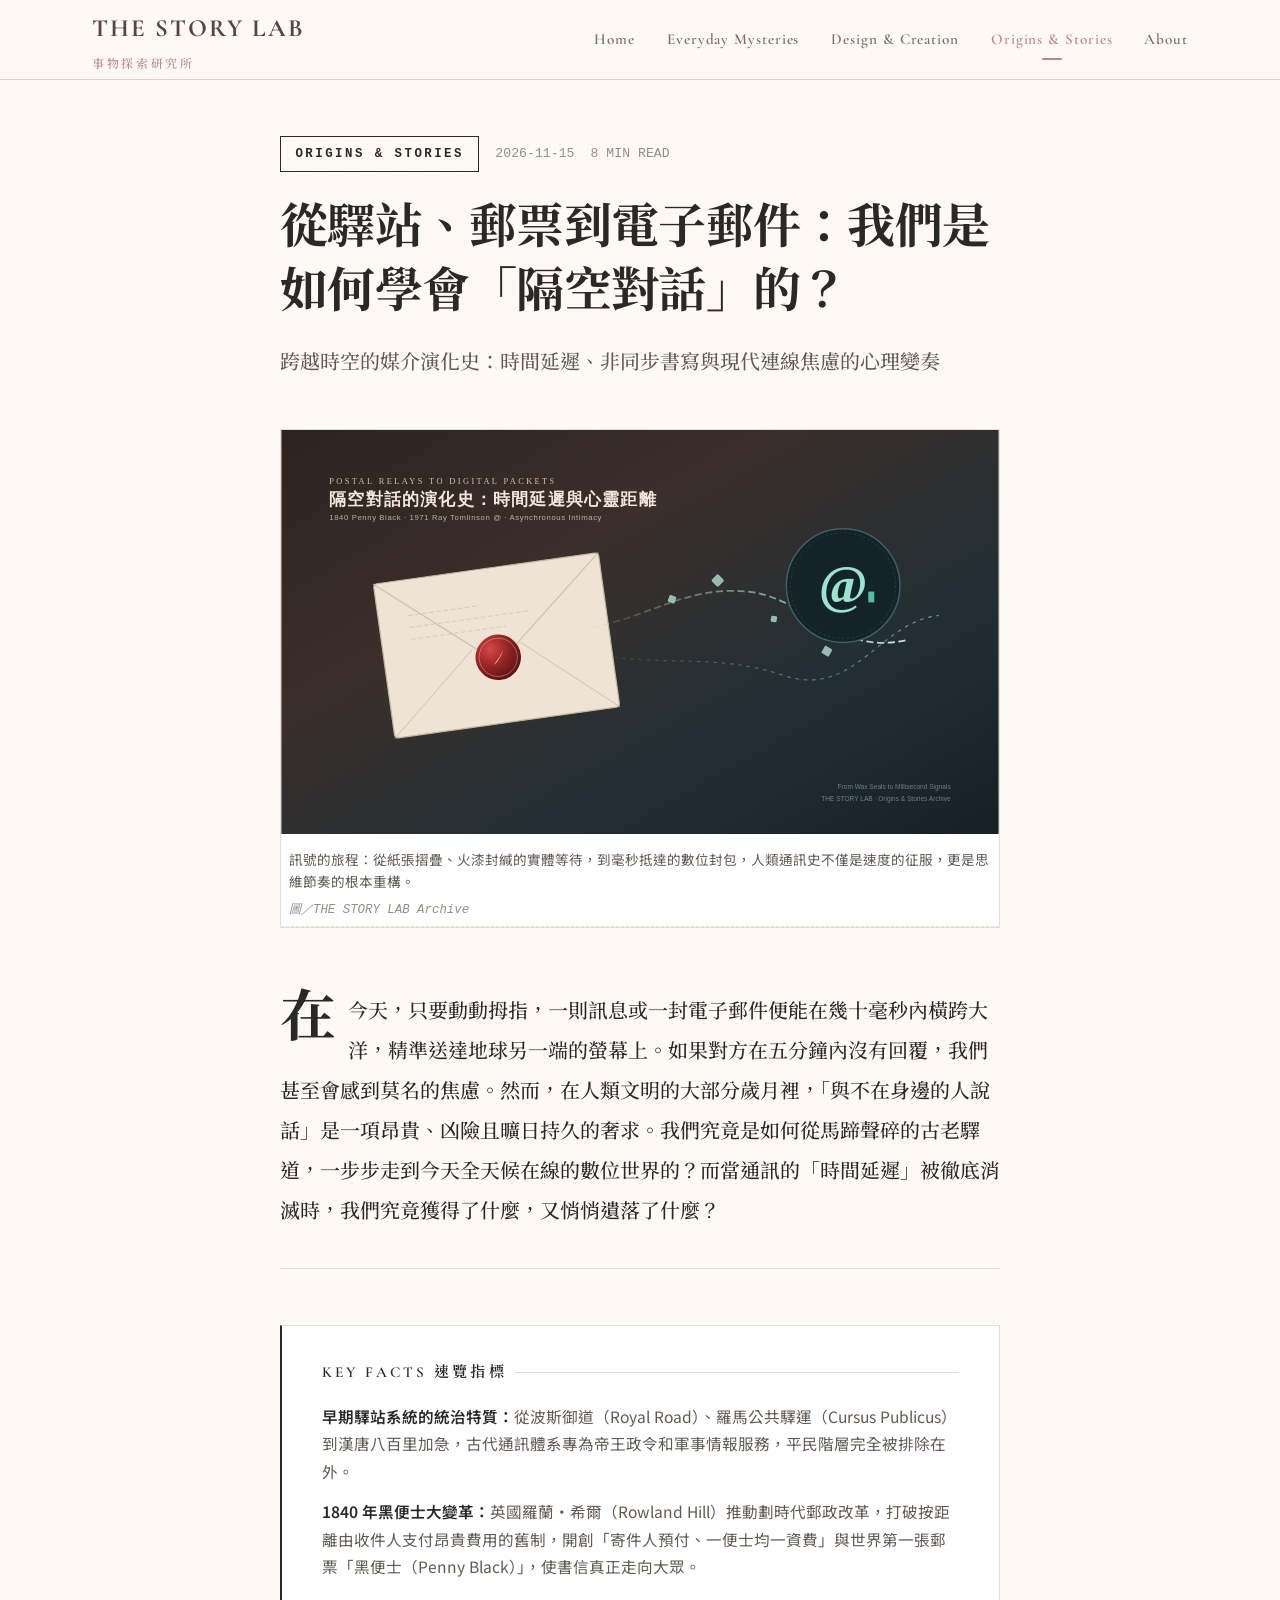
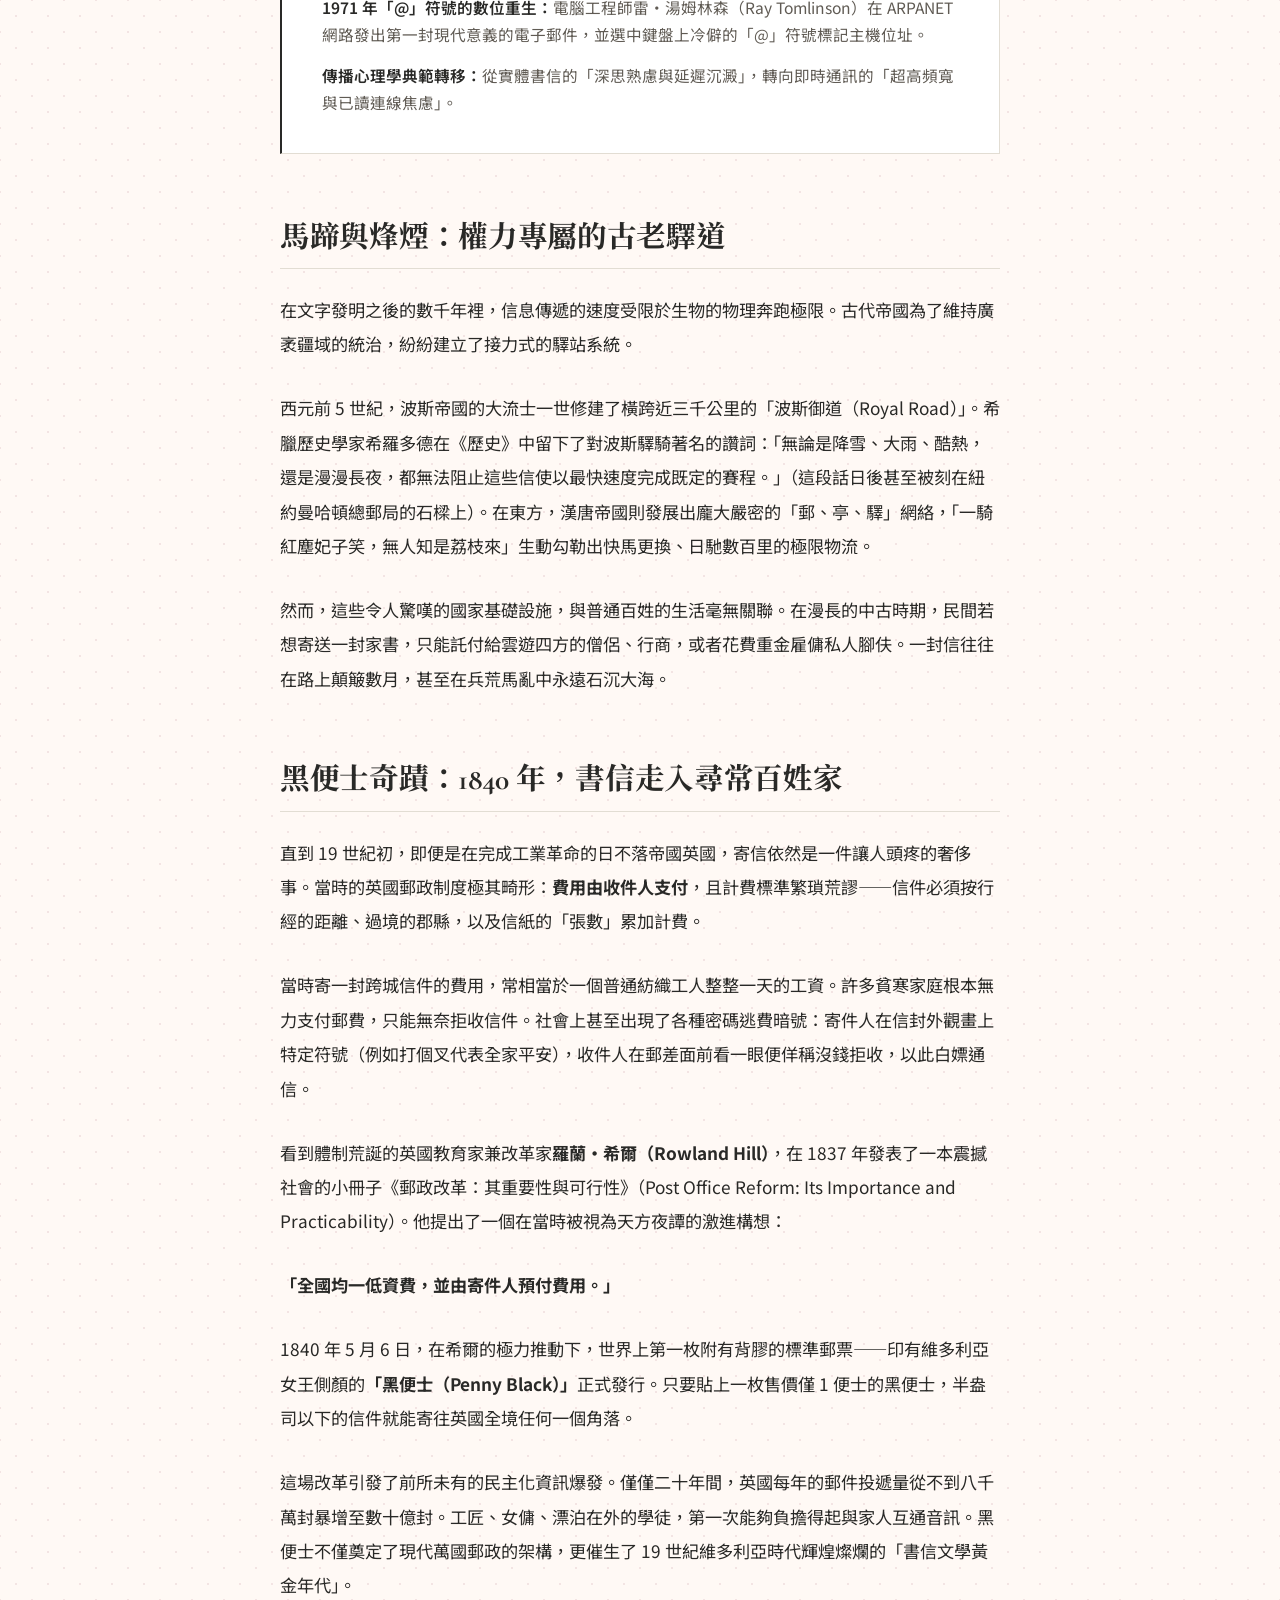
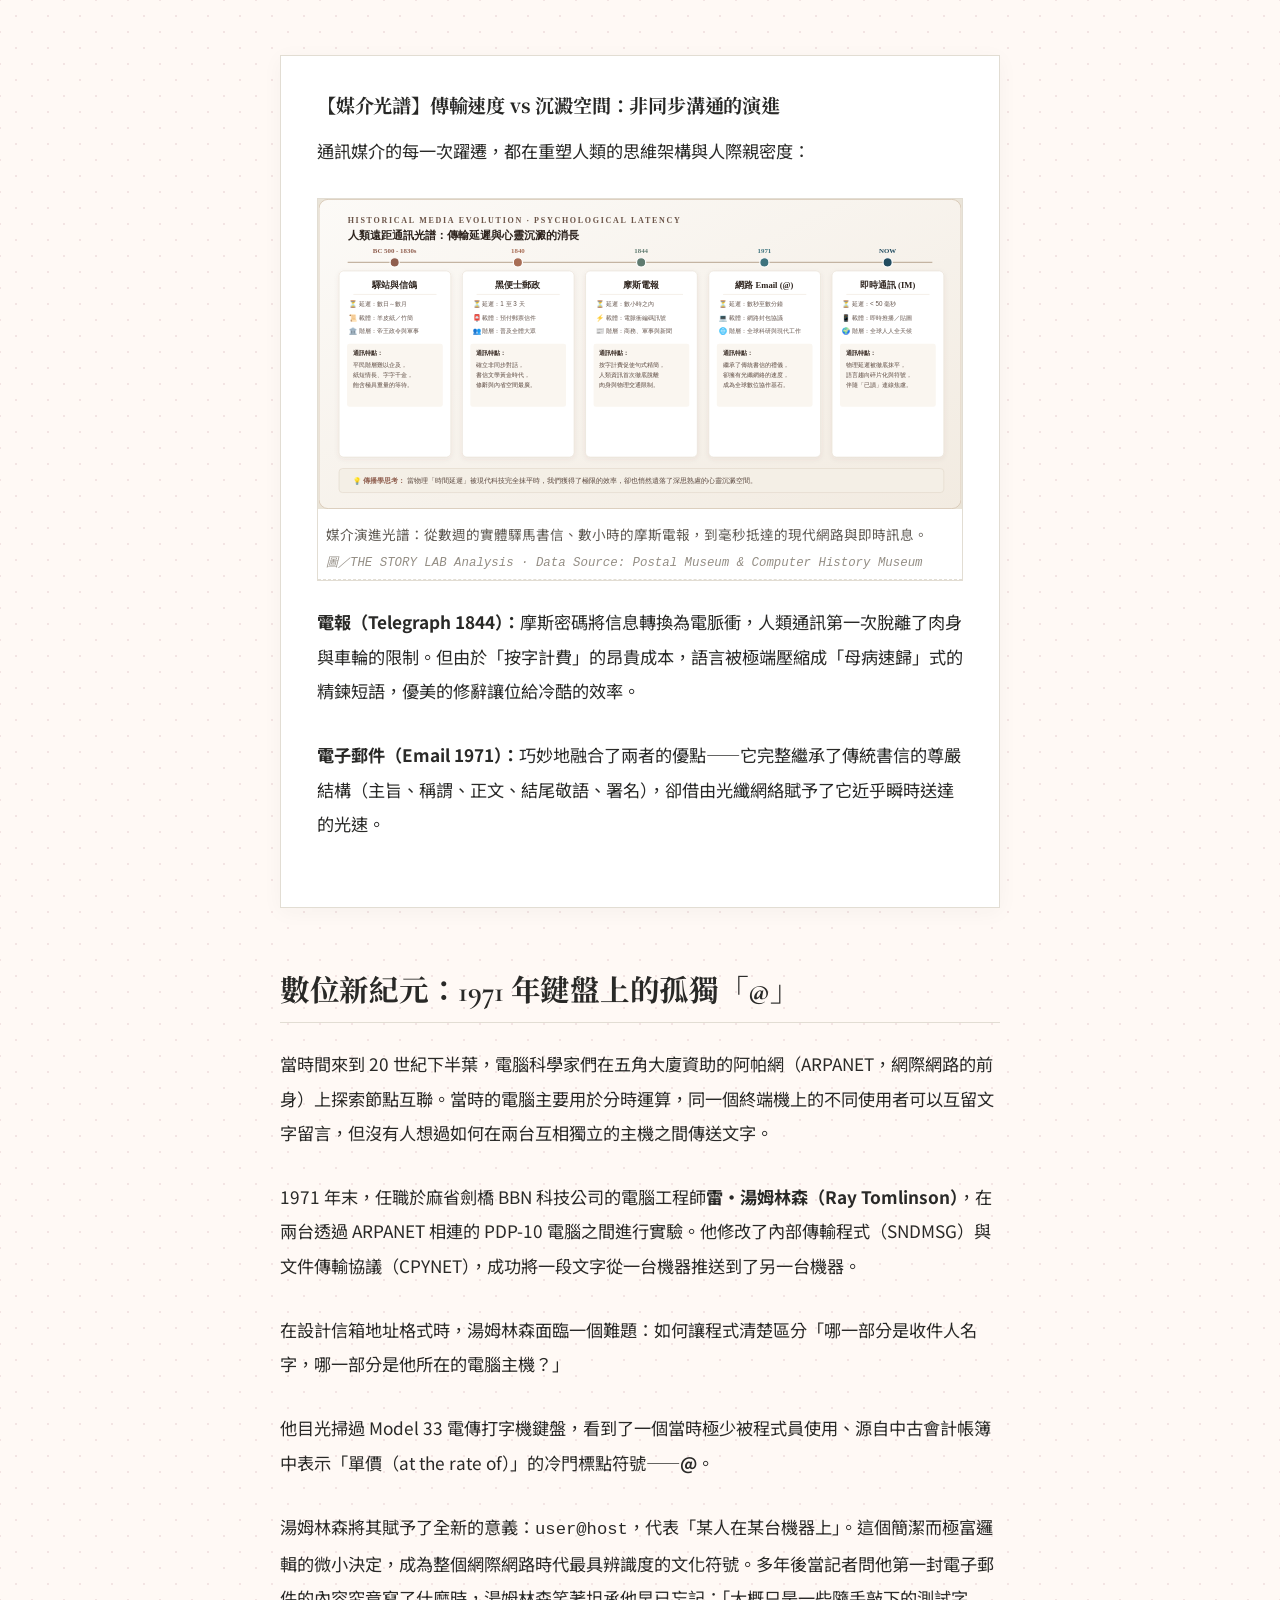
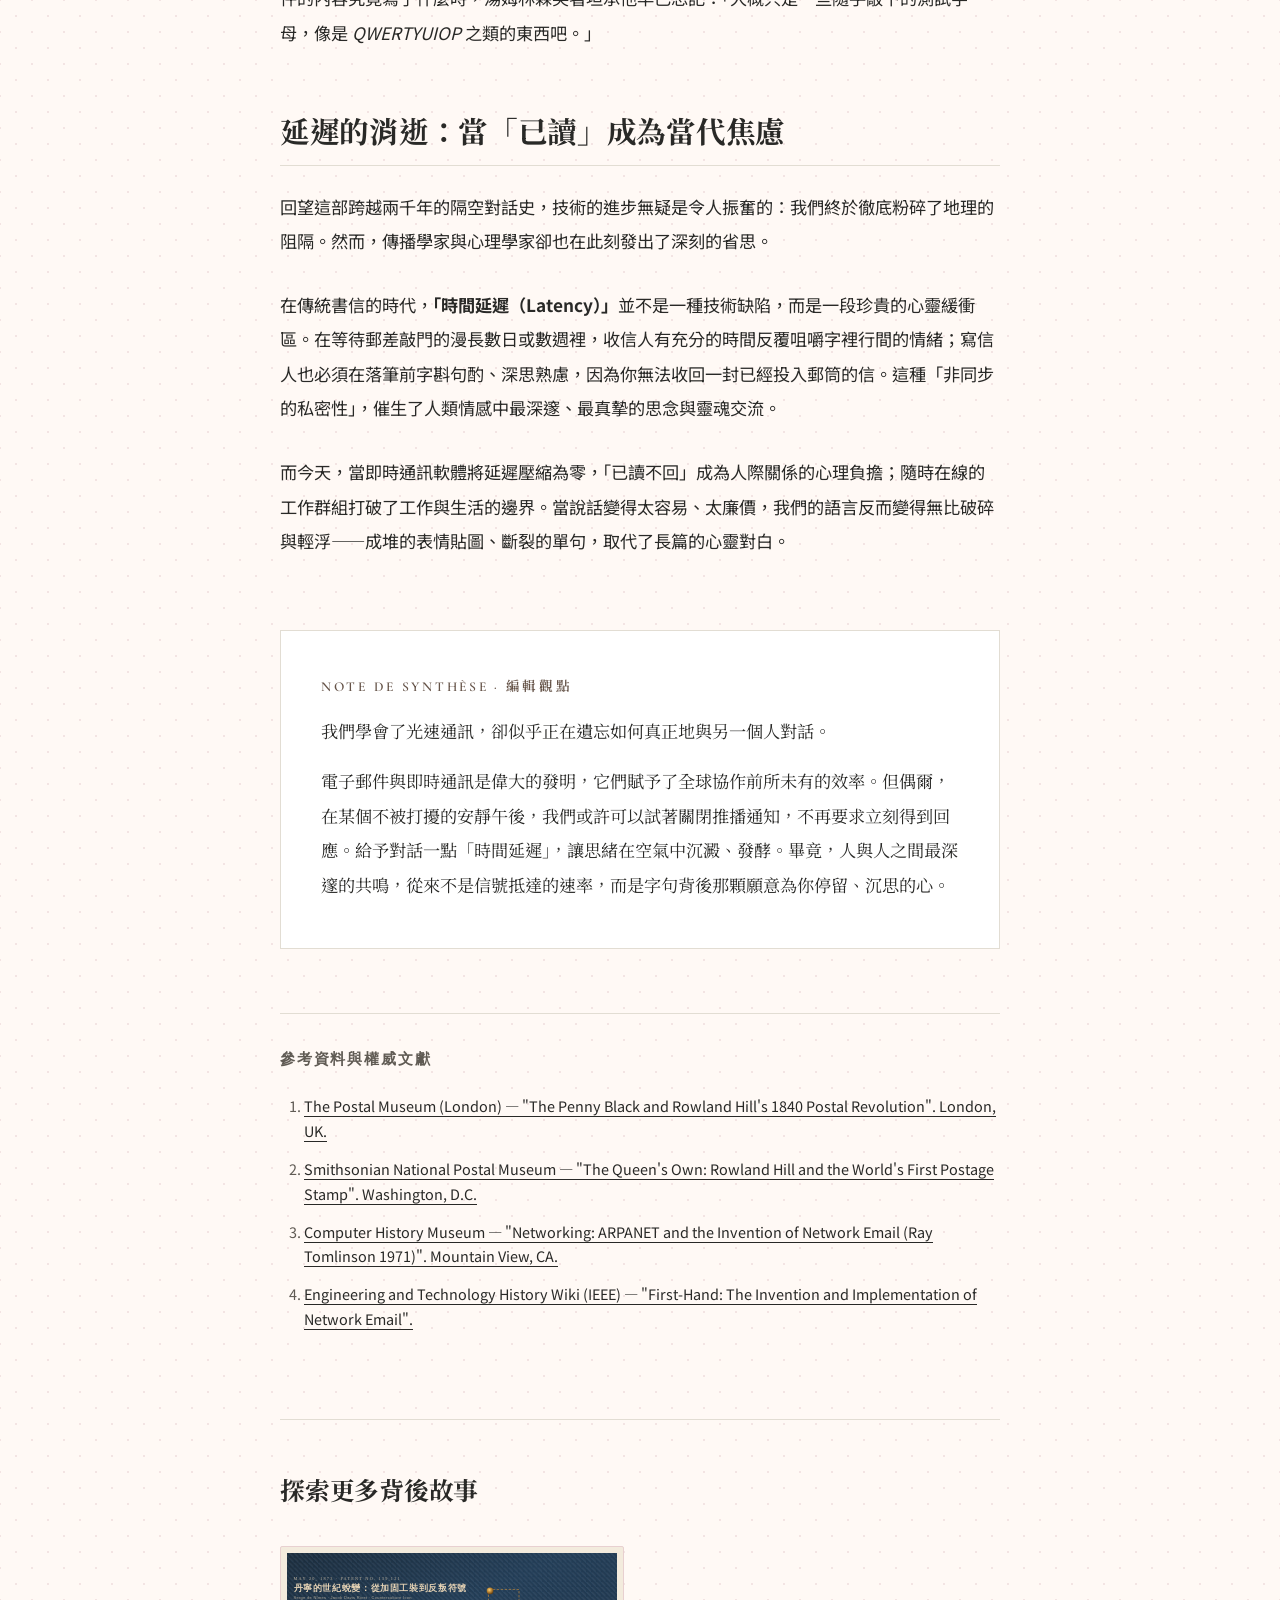
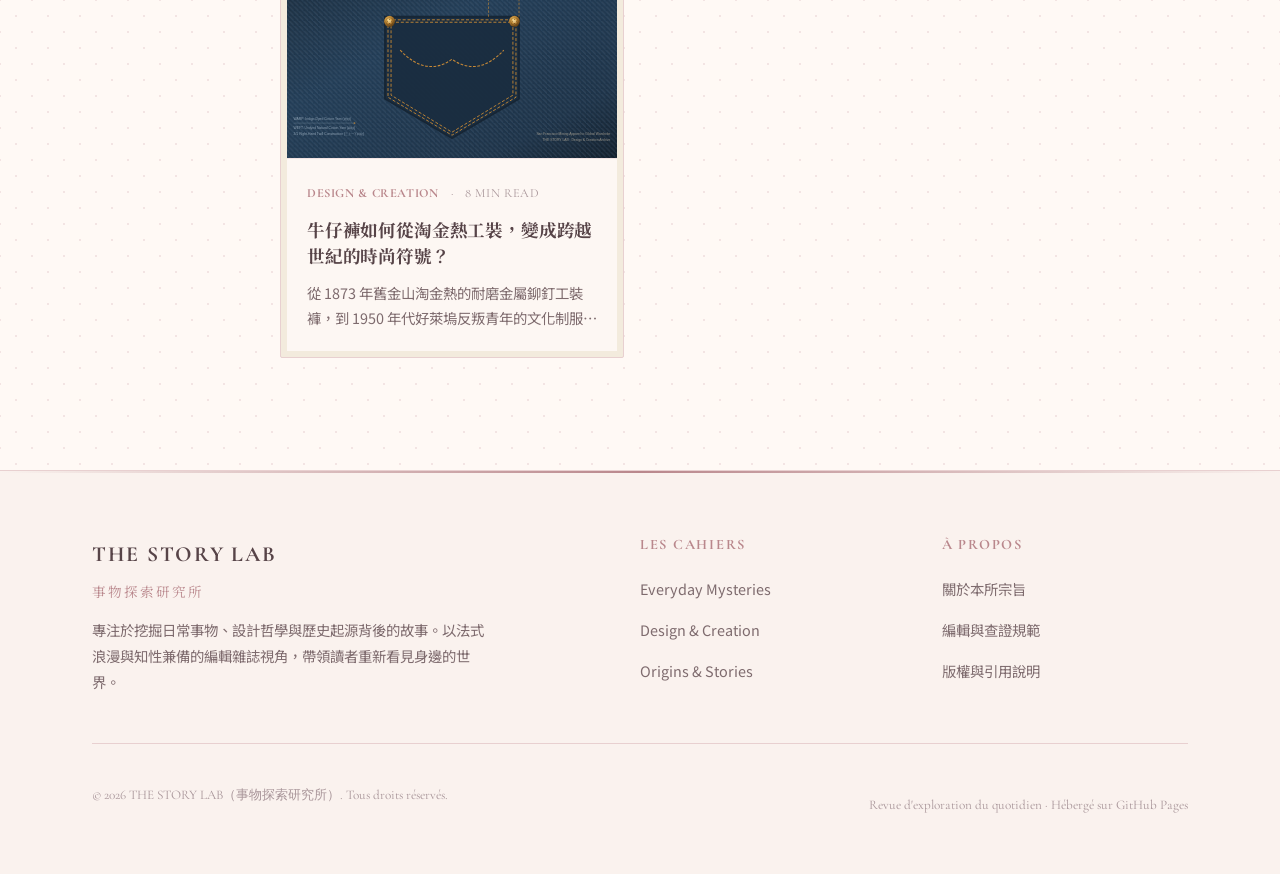
<file: articles/from-letters-to-email.html>
<!DOCTYPE html>
<html lang="zh-Hant">
<head>
  <meta charset="UTF-8">
  <meta name="viewport" content="width=device-width, initial-scale=1.0">
  <title>從驛站、郵票到電子郵件：我們是如何學會「隔空對話」的？ — THE STORY LAB 事物探索研究所</title>
  <meta name="description" content="從古代帝國的驛馬飛馳、1840 年改變世界的黑便士郵票，到 1971 年 ARPANET 上誕生的「@」符號。一場關於人類如何跨越地理與時間尺度、重塑心靈對話距離的傳播技術史。">

  <!-- 字型引入 -->
  <link rel="preconnect" href="https://fonts.googleapis.com">
  <link rel="preconnect" href="https://fonts.gstatic.com" crossorigin>
  <link href="https://fonts.googleapis.com/css2?family=Cormorant+Garamond:ital,wght@0,400;0,600;0,700;1,400;1,600&family=Noto+Sans+TC:wght@400;500;700&family=Noto+Serif+TC:wght@500;600;700;900&family=Pinyon+Script&family=Playfair+Display:ital,wght@0,600;0,700;1,400&display=swap" rel="stylesheet">

  <!-- 樣式引用（相對路徑） -->
  <link rel="stylesheet" href="../assets/css/style.css">
  <link rel="stylesheet" href="../assets/css/themes.css">
  <link rel="stylesheet" href="../assets/css/article.css">
</head>
<body class="article-page" data-theme="refined">

  <!-- 全域頁首導覽 -->
  <header class="site-header">
    <div class="container header-container">
      <a href="../index.html" class="brand-logo" aria-label="THE STORY LAB 首頁">
        <span class="brand-en">THE STORY LAB</span>
        <span class="brand-zh">事物探索研究所</span>
      </a>

      <button class="mobile-menu-toggle" aria-label="切換選單" aria-expanded="false">
        <span></span>
        <span></span>
        <span></span>
      </button>

      <nav class="nav-links" aria-label="全站導覽">
        <a href="../index.html">Home</a>
        <a href="../categories/everyday-mysteries.html">Everyday Mysteries</a>
        <a href="../categories/design-creation.html">Design & Creation</a>
        <a href="../categories/origins-stories.html" class="active">Origins & Stories</a>
        <a href="../about.html">About</a>
      </nav>
    </div>
  </header>

  <!-- 文章閱讀進度條 -->
  <div id="read-progress" class="read-progress-bar"></div>

  <!-- 文章主容器 -->
  <main class="article-container">
    <article class="article-content">
      
      <!-- 1. 刊頭區（Article Header） -->
      <header class="article-header">
        <div class="meta-tag-group">
          <a href="../categories/origins-stories.html" class="category-badge">Origins & Stories</a>
          <span class="publish-date">2026-11-15</span>
          <span class="read-time">8 MIN READ</span>
        </div>
        <h1 class="article-title">從驛站、郵票到電子郵件：我們是如何學會「隔空對話」的？</h1>
        <p class="article-subtitle">跨越時空的媒介演化史：時間延遲、非同步書寫與現代連線焦慮的心理變奏</p>
        
        <figure class="featured-figure">
          <img src="../assets/images/articles/from-letters-to-email/cover.svg" alt="火漆封蠟古信件與數位資料光流交匯圖" class="cover-image">
          <figcaption>
            <span class="caption">訊號的旅程：從紙張摺疊、火漆封緘的實體等待，到毫秒抵達的數位封包，人類通訊史不僅是速度的征服，更是思維節奏的根本重構。</span>
            <span class="credit">圖／THE STORY LAB Archive</span>
          </figcaption>
        </figure>
      </header>

      <!-- 2. 引言區（Opening Hook） -->
      <section class="article-hook">
        <p>
          在今天，只要動動拇指，一則訊息或一封電子郵件便能在幾十毫秒內橫跨大洋，精準送達地球另一端的螢幕上。如果對方在五分鐘內沒有回覆，我們甚至會感到莫名的焦慮。然而，在人類文明的大部分歲月裡，「與不在身邊的人說話」是一項昂貴、凶險且曠日持久的奢求。我們究竟是如何從馬蹄聲碎的古老驛道，一步步走到今天全天候在線的數位世界的？而當通訊的「時間延遲」被徹底消滅時，我們究竟獲得了什麼，又悄悄遺落了什麼？
        </p>
      </section>

      <!-- 3. 核心速覽卡（Key Facts Box） -->
      <aside class="key-facts-box">
        <h3 class="box-title">Key Facts 速覽指標</h3>
        <ul class="facts-list">
          <li><strong>早期驛站系統的統治特質：</strong>從波斯御道（Royal Road）、羅馬公共驛運（Cursus Publicus）到漢唐八百里加急，古代通訊體系專為帝王政令和軍事情報服務，平民階層完全被排除在外。</li>
          <li><strong>1840 年黑便士大變革：</strong>英國羅蘭·希爾（Rowland Hill）推動劃時代郵政改革，打破按距離由收件人支付昂貴費用的舊制，開創「寄件人預付、一便士均一資費」與世界第一張郵票「黑便士（Penny Black）」，使書信真正走向大眾。</li>
          <li><strong>1971 年「@」符號的數位重生：</strong>電腦工程師雷·湯姆林森（Ray Tomlinson）在 ARPANET 網路發出第一封現代意義的電子郵件，並選中鍵盤上冷僻的「@」符號標記主機位址。</li>
          <li><strong>傳播心理學典範轉移：</strong>從實體書信的「深思熟慮與延遲沉澱」，轉向即時通訊的「超高頻寬與已讀連線焦慮」。</li>
        </ul>
      </aside>

      <!-- 4. 主體故事（Main Story） -->
      <div class="article-body">
        <section>
          <h2>馬蹄與烽煙：權力專屬的古老驛道</h2>
          <p>
            在文字發明之後的數千年裡，信息傳遞的速度受限於生物的物理奔跑極限。古代帝國為了維持廣袤疆域的統治，紛紛建立了接力式的驛站系統。
          </p>
          <p>
            西元前 5 世紀，波斯帝國的大流士一世修建了橫跨近三千公里的「波斯御道（Royal Road）」。希臘歷史學家希羅多德在《歷史》中留下了對波斯驛騎著名的讚詞：「無論是降雪、大雨、酷熱，還是漫漫長夜，都無法阻止這些信使以最快速度完成既定的賽程。」（這段話日後甚至被刻在紐約曼哈頓總郵局的石樑上）。在東方，漢唐帝國則發展出龐大嚴密的「郵、亭、驛」網絡，「一騎紅塵妃子笑，無人知是荔枝來」生動勾勒出快馬更換、日馳數百里的極限物流。
          </p>
          <p>
            然而，這些令人驚嘆的國家基礎設施，與普通百姓的生活毫無關聯。在漫長的中古時期，民間若想寄送一封家書，只能託付給雲遊四方的僧侶、行商，或者花費重金雇傭私人腳伕。一封信往往在路上顛簸數月，甚至在兵荒馬亂中永遠石沉大海。
          </p>
        </section>

        <section>
          <h2>黑便士奇蹟：1840 年，書信走入尋常百姓家</h2>
          <p>
            直到 19 世紀初，即便是在完成工業革命的日不落帝國英國，寄信依然是一件讓人頭疼的奢侈事。當時的英國郵政制度極其畸形：<strong>費用由收件人支付</strong>，且計費標準繁瑣荒謬——信件必須按行經的距離、過境的郡縣，以及信紙的「張數」累加計費。
          </p>
          <p>
            當時寄一封跨城信件的費用，常相當於一個普通紡織工人整整一天的工資。許多貧寒家庭根本無力支付郵費，只能無奈拒收信件。社會上甚至出現了各種密碼逃費暗號：寄件人在信封外觀畫上特定符號（例如打個叉代表全家平安），收件人在郵差面前看一眼便佯稱沒錢拒收，以此白嫖通信。
          </p>
          <p>
            看到體制荒誕的英國教育家兼改革家<strong>羅蘭·希爾（Rowland Hill）</strong>，在 1837 年發表了一本震撼社會的小冊子《郵政改革：其重要性與可行性》（Post Office Reform: Its Importance and Practicability）。他提出了一個在當時被視為天方夜譚的激進構想：
          </p>
          <p>
            <strong>「全國均一低資費，並由寄件人預付費用。」</strong>
          </p>
          <p>
            1840 年 5 月 6 日，在希爾的極力推動下，世界上第一枚附有背膠的標準郵票——印有維多利亞女王側顏的<strong>「黑便士（Penny Black）」</strong>正式發行。只要貼上一枚售價僅 1 便士的黑便士，半盎司以下的信件就能寄往英國全境任何一個角落。
          </p>
          <p>
            這場改革引發了前所未有的民主化資訊爆發。僅僅二十年間，英國每年的郵件投遞量從不到八千萬封暴增至數十億封。工匠、女傭、漂泊在外的學徒，第一次能夠負擔得起與家人互通音訊。黑便士不僅奠定了現代萬國郵政的架構，更催生了 19 世紀維多利亞時代輝煌燦爛的「書信文學黃金年代」。
          </p>
        </section>

        <!-- 特殊內容模組：通訊光譜與心理延遲（Comparison Module） -->
        <div class="module-how-it-works">
          <h4>【媒介光譜】傳輸速度 vs 沉澱空間：非同步溝通的演進</h4>
          <p>
            通訊媒介的每一次躍遷，都在重塑人類的思維架構與人際親密度：
          </p>

          <figure class="article-figure" style="margin: 1.5rem 0;">
            <img src="../assets/images/articles/from-letters-to-email/figure-1.svg" alt="人類遠距通訊光譜與心理延遲演進圖">
            <figcaption>
              <span class="caption">媒介演進光譜：從數週的實體驛馬書信、數小時的摩斯電報，到毫秒抵達的現代網路與即時訊息。</span>
              <span class="credit">圖／THE STORY LAB Analysis · Data Source: Postal Museum &amp; Computer History Museum</span>
            </figcaption>
          </figure>

          <p>
            <strong>電報（Telegraph 1844）：</strong>摩斯密碼將信息轉換為電脈衝，人類通訊第一次脫離了肉身與車輪的限制。但由於「按字計費」的昂貴成本，語言被極端壓縮成「母病速歸」式的精鍊短語，優美的修辭讓位給冷酷的效率。
          </p>
          <p>
            <strong>電子郵件（Email 1971）：</strong>巧妙地融合了兩者的優點——它完整繼承了傳統書信的尊嚴結構（主旨、稱謂、正文、結尾敬語、署名），卻借由光纖網絡賦予了它近乎瞬時送達的光速。
          </p>
        </div>

        <section>
          <h2>數位新紀元：1971 年鍵盤上的孤獨「@」</h2>
          <p>
            當時間來到 20 世紀下半葉，電腦科學家們在五角大廈資助的阿帕網（ARPANET，網際網路的前身）上探索節點互聯。當時的電腦主要用於分時運算，同一個終端機上的不同使用者可以互留文字留言，但沒有人想過如何在兩台互相獨立的主機之間傳送文字。
          </p>
          <p>
            1971 年末，任職於麻省劍橋 BBN 科技公司的電腦工程師<strong>雷·湯姆林森（Ray Tomlinson）</strong>，在兩台透過 ARPANET 相連的 PDP-10 電腦之間進行實驗。他修改了內部傳輸程式（SNDMSG）與文件傳輸協議（CPYNET），成功將一段文字從一台機器推送到了另一台機器。
          </p>
          <p>
            在設計信箱地址格式時，湯姆林森面臨一個難題：如何讓程式清楚區分「哪一部分是收件人名字，哪一部分是他所在的電腦主機？」
          </p>
          <p>
            他目光掃過 Model 33 電傳打字機鍵盤，看到了一個當時極少被程式員使用、源自中古會計帳簿中表示「單價（at the rate of）」的冷門標點符號——<strong>@</strong>。
          </p>
          <p>
            湯姆林森將其賦予了全新的意義：<code>user@host</code>，代表「某人在某台機器上」。這個簡潔而極富邏輯的微小決定，成為整個網際網路時代最具辨識度的文化符號。多年後當記者問他第一封電子郵件的內容究竟寫了什麼時，湯姆林森笑著坦承他早已忘記：「大概只是一些隨手敲下的測試字母，像是 <em>QWERTYUIOP</em> 之類的東西吧。」
          </p>
        </section>

        <section>
          <h2>延遲的消逝：當「已讀」成為當代焦慮</h2>
          <p>
            回望這部跨越兩千年的隔空對話史，技術的進步無疑是令人振奮的：我們終於徹底粉碎了地理的阻隔。然而，傳播學家與心理學家卻也在此刻發出了深刻的省思。
          </p>
          <p>
            在傳統書信的時代，<strong>「時間延遲（Latency）」</strong>並不是一種技術缺陷，而是一段珍貴的心靈緩衝區。在等待郵差敲門的漫長數日或數週裡，收信人有充分的時間反覆咀嚼字裡行間的情緒；寫信人也必須在落筆前字斟句酌、深思熟慮，因為你無法收回一封已經投入郵筒的信。這種「非同步的私密性」，催生了人類情感中最深邃、最真摯的思念與靈魂交流。
          </p>
          <p>
            而今天，當即時通訊軟體將延遲壓縮為零，「已讀不回」成為人際關係的心理負擔；隨時在線的工作群組打破了工作與生活的邊界。當說話變得太容易、太廉價，我們的語言反而變得無比破碎與輕浮——成堆的表情貼圖、斷裂的單句，取代了長篇的心靈對白。
          </p>
        </section>
      </div>

      <!-- 5. 探索者筆記（Curator's Note） -->
      <section class="curator-note">
        <p>
          我們學會了光速通訊，卻似乎正在遺忘如何真正地與另一個人對話。
        </p>
        <p style="margin-top: 1rem;">
          電子郵件與即時通訊是偉大的發明，它們賦予了全球協作前所未有的效率。但偶爾，在某個不被打擾的安靜午後，我們或許可以試著關閉推播通知，不再要求立刻得到回應。給予對話一點「時間延遲」，讓思緒在空氣中沉澱、發酵。畢竟，人與人之間最深邃的共鳴，從來不是信號抵達的速率，而是字句背後那顆願意為你停留、沉思的心。
        </p>
      </section>

      <!-- 6. 參考資料（References） -->
      <footer class="article-references">
        <h3>參考資料與權威文獻</h3>
        <ol class="references-list">
          <li>
            <a href="https://www.postalmuseum.org/discover/collections/penny-black/" target="_blank" rel="noopener noreferrer">The Postal Museum (London) — "The Penny Black and Rowland Hill's 1840 Postal Revolution". London, UK.</a>
          </li>
          <li>
            <a href="https://postalmuseum.si.edu/exhibits/the-queen%27s-own/the-penny-black" target="_blank" rel="noopener noreferrer">Smithsonian National Postal Museum — "The Queen's Own: Rowland Hill and the World's First Postage Stamp". Washington, D.C.</a>
          </li>
          <li>
            <a href="https://www.computerhistory.org/revolution/networking/19/375" target="_blank" rel="noopener noreferrer">Computer History Museum — "Networking: ARPANET and the Invention of Network Email (Ray Tomlinson 1971)". Mountain View, CA.</a>
          </li>
          <li>
            <a href="https://ethw.org/First-Hand:The_First_Network_Email" target="_blank" rel="noopener noreferrer">Engineering and Technology History Wiki (IEEE) — "First-Hand: The Invention and Implementation of Network Email".</a>
          </li>
        </ol>
      </footer>
    </article>

    <!-- 相關文章推薦（由 article.js 自動動態填入） -->
    <aside class="related-articles-section">
      <h3>探索更多背後故事</h3>
      <div id="related-posts" class="related-grid"></div>
    </aside>
  </main>

  <!-- 全域頁尾 -->
  <footer class="site-footer">
    <div class="container">
      <div class="footer-top">
        <div class="footer-brand">
          <div class="brand-en">THE STORY LAB</div>
          <div style="font-family: var(--font-serif-zh); font-size: 0.85rem; letter-spacing: 0.15em; color: var(--color-accent); margin-bottom: 0.85rem;">事物探索研究所</div>
          <p class="brand-desc">
            專注於挖掘日常事物、設計哲學與歷史起源背後的故事。以法式浪漫與知性兼備的編輯雜誌視角，帶領讀者重新看見身邊的世界。
          </p>
        </div>

        <div>
          <h3 class="footer-col-title">Les Cahiers</h3>
          <ul class="footer-links">
            <li><a href="../categories/everyday-mysteries.html">Everyday Mysteries</a></li>
            <li><a href="../categories/design-creation.html">Design & Creation</a></li>
            <li><a href="../categories/origins-stories.html">Origins & Stories</a></li>
          </ul>
        </div>

        <div>
          <h3 class="footer-col-title">À Propos</h3>
          <ul class="footer-links">
            <li><a href="../about.html">關於本所宗旨</a></li>
            <li><a href="../about.html#ethics">編輯與查證規範</a></li>
            <li><a href="../about.html#license">版權與引用說明</a></li>
          </ul>
        </div>
      </div>

      <div class="footer-bottom">
        <p>© 2026 THE STORY LAB（事物探索研究所）. Tous droits réservés.</p>
        <p>Revue d'exploration du quotidien · Hébergé sur GitHub Pages</p>
      </div>
    </div>
  </footer>

  <!-- 腳本引入（相對路徑） -->
  <script src="../assets/js/article.js"></script>
</body>
</html>
</file>
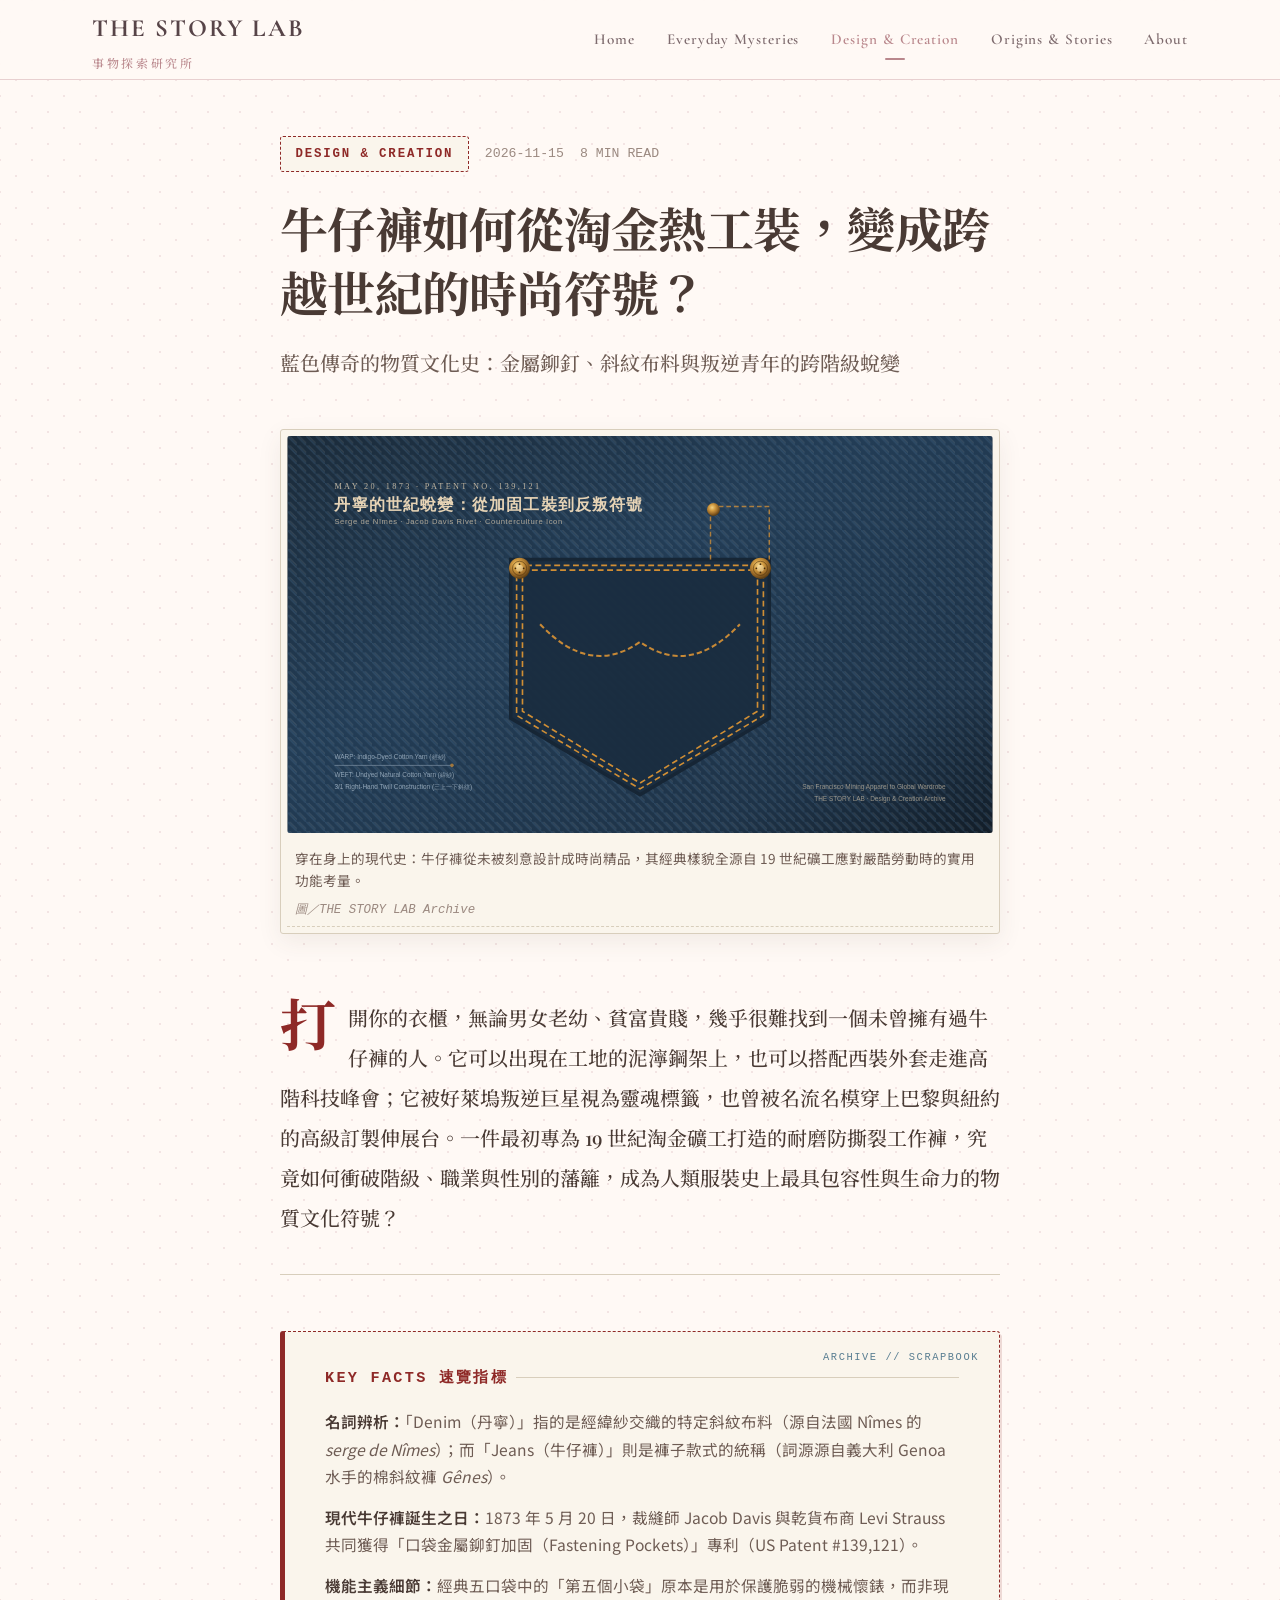
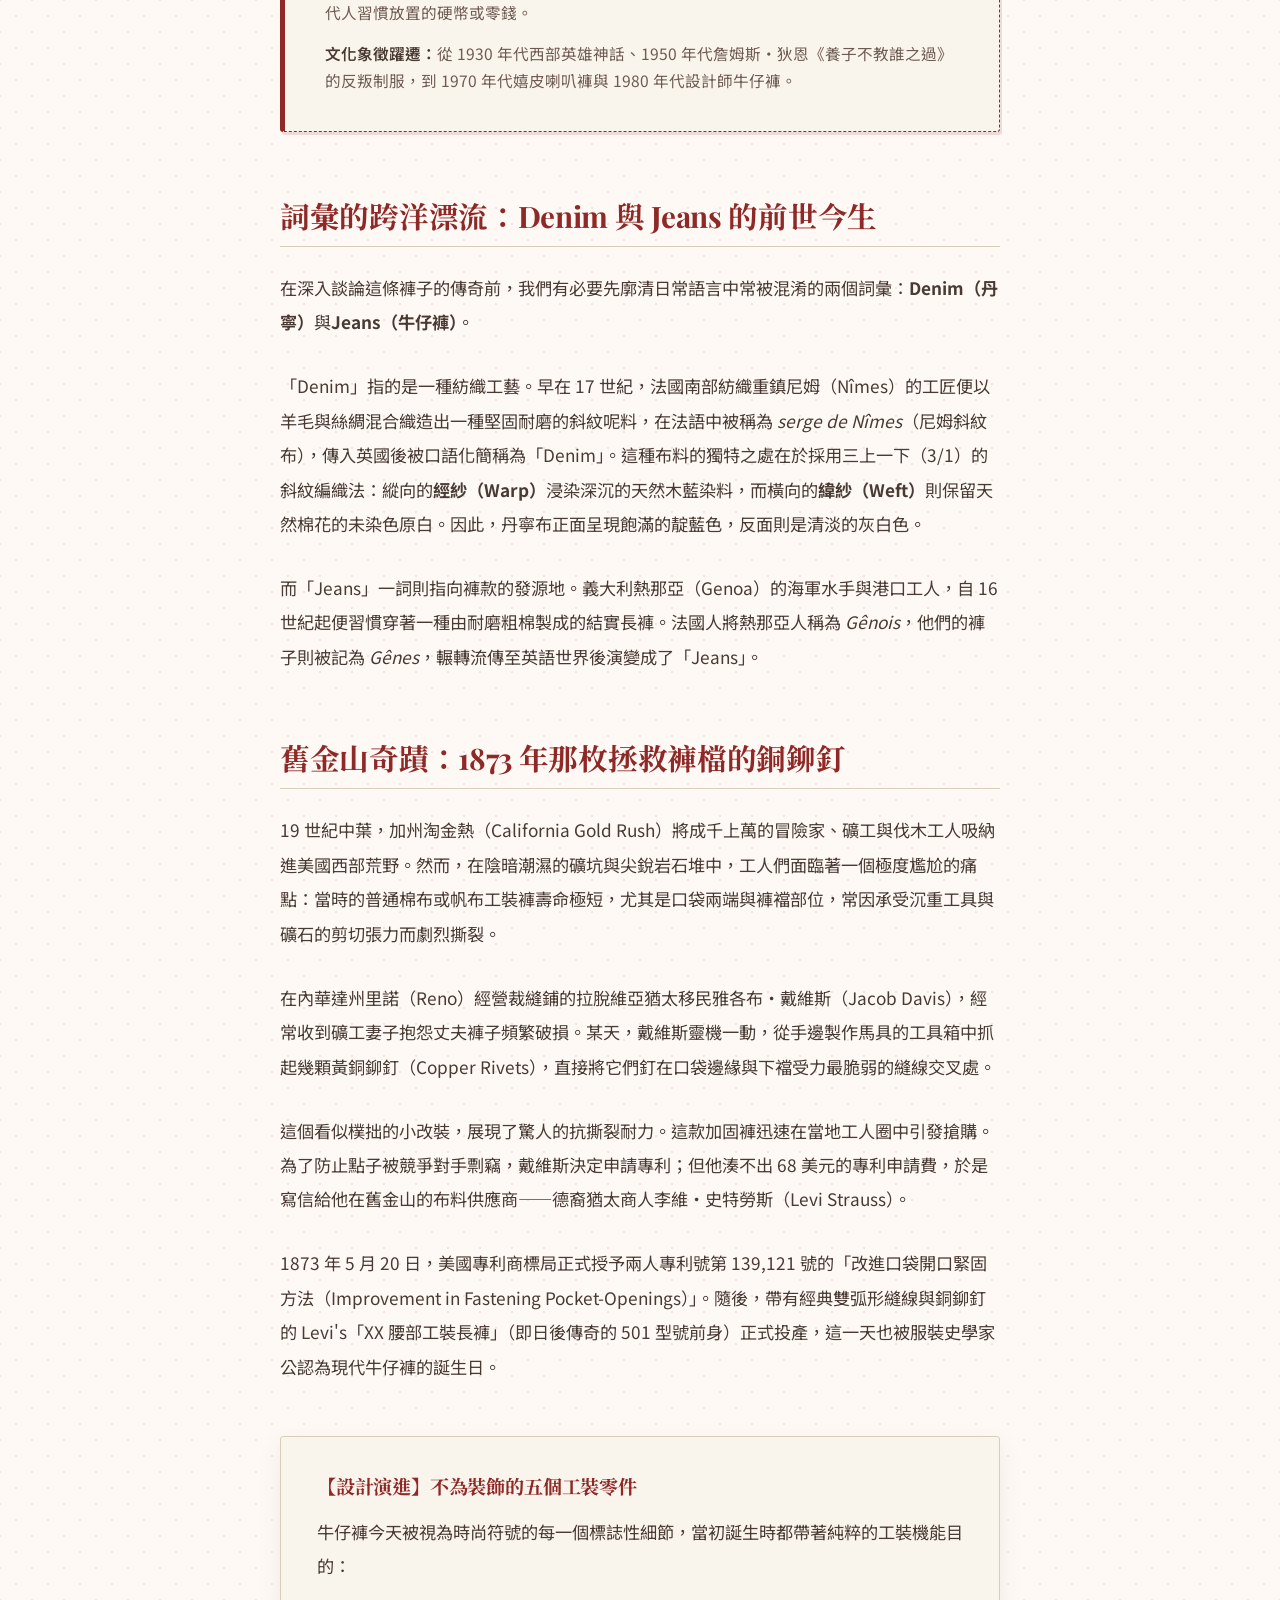
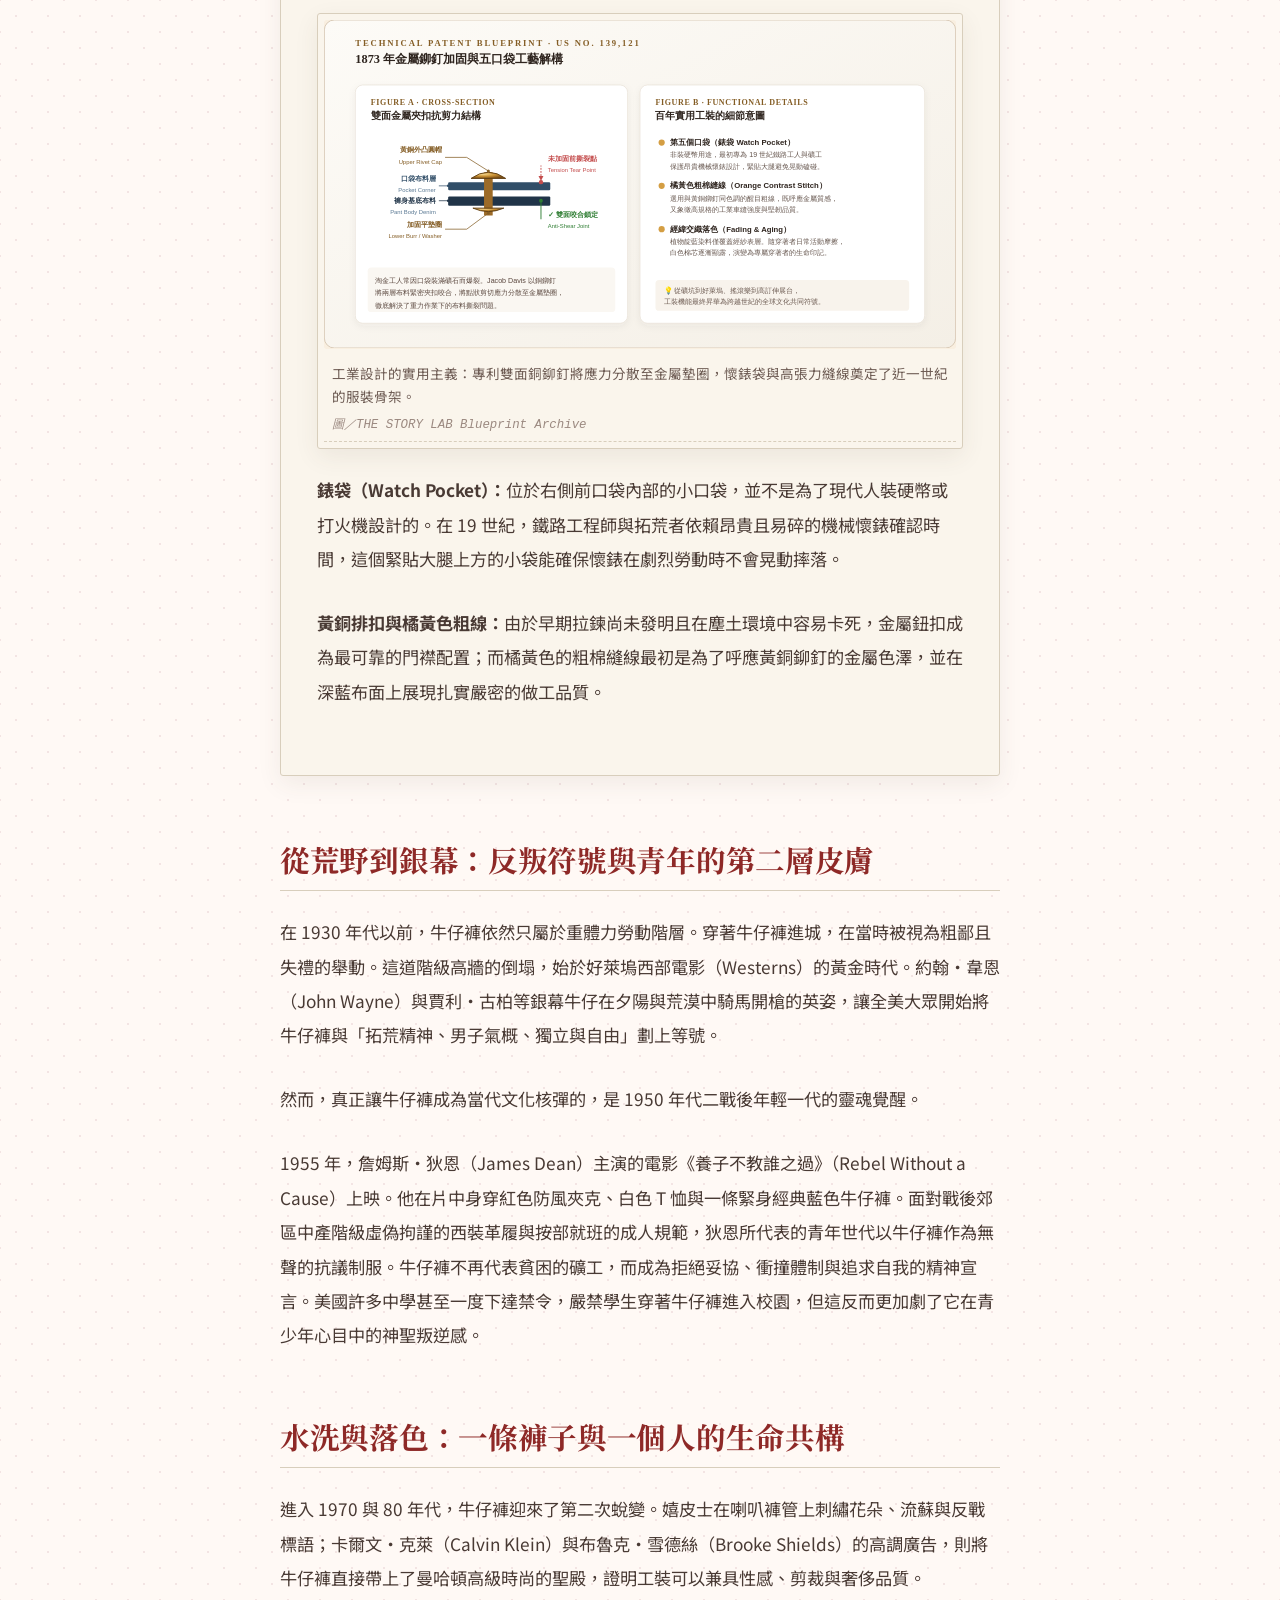
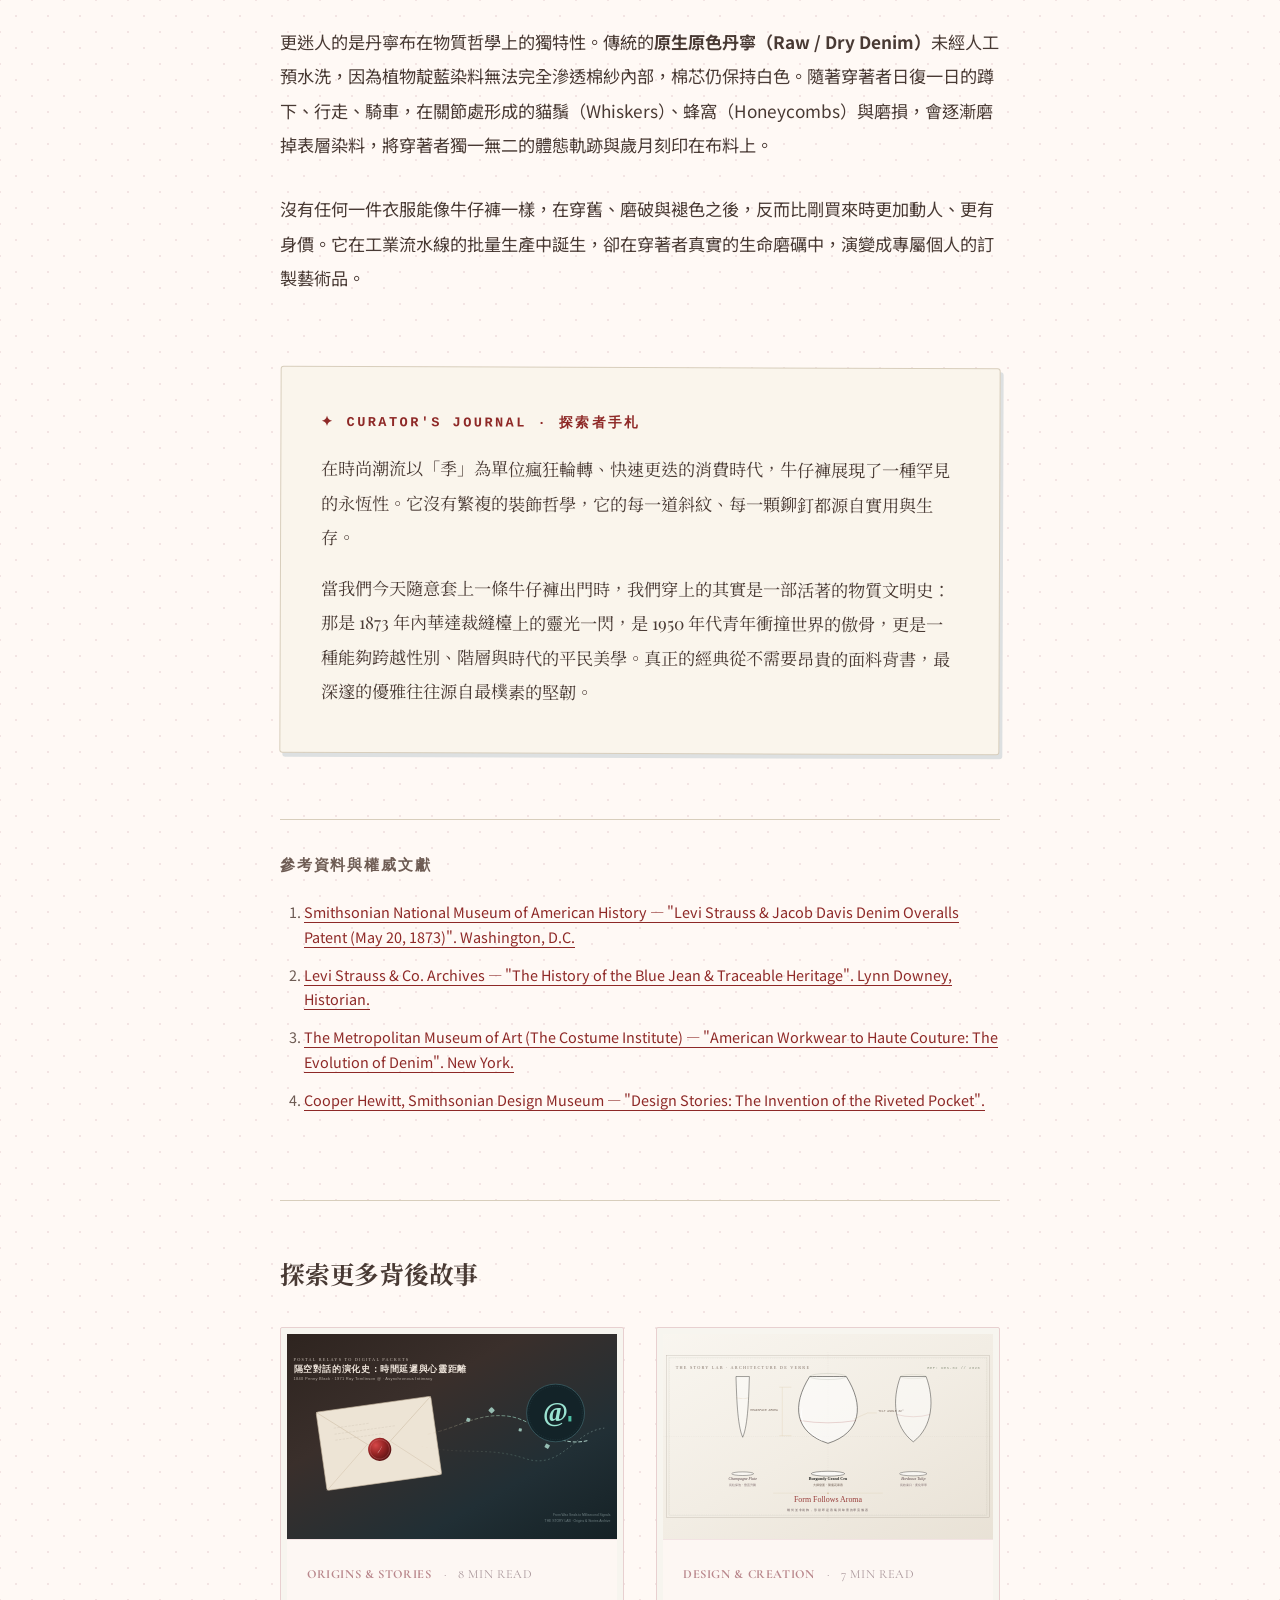
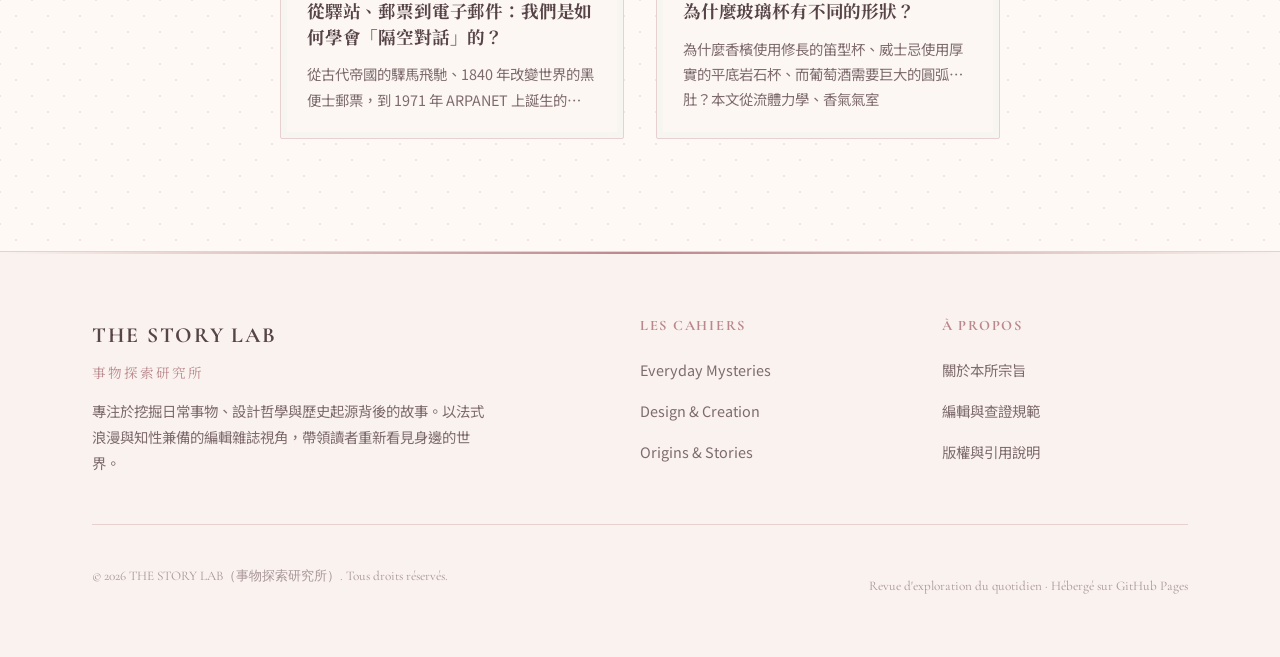
<file: articles/how-denim-became-timeless.html>
<!DOCTYPE html>
<html lang="zh-Hant">
<head>
  <meta charset="UTF-8">
  <meta name="viewport" content="width=device-width, initial-scale=1.0">
  <title>牛仔褲如何從淘金熱工裝，變成跨越世紀的時尚符號？ — THE STORY LAB 事物探索研究所</title>
  <meta name="description" content="從 1873 年舊金山淘金熱的耐磨金屬鉚釘工裝褲，到 1950 年代好萊塢反叛青年的文化制服，再到當代高級時裝週的常客。解構牛仔褲（Denim & Jeans）跨越百年的演變奇蹟。">

  <!-- 字型引入 -->
  <link rel="preconnect" href="https://fonts.googleapis.com">
  <link rel="preconnect" href="https://fonts.gstatic.com" crossorigin>
  <link href="https://fonts.googleapis.com/css2?family=Cormorant+Garamond:ital,wght@0,400;0,600;0,700;1,400;1,600&family=Noto+Sans+TC:wght@400;500;700&family=Noto+Serif+TC:wght@500;600;700;900&family=Pinyon+Script&family=Playfair+Display:ital,wght@0,600;0,700;1,400&display=swap" rel="stylesheet">

  <!-- 樣式引用（相對路徑） -->
  <link rel="stylesheet" href="../assets/css/style.css">
  <link rel="stylesheet" href="../assets/css/themes.css">
  <link rel="stylesheet" href="../assets/css/article.css">
</head>
<body class="article-page" data-theme="scrapbook">

  <!-- 全域頁首導覽 -->
  <header class="site-header">
    <div class="container header-container">
      <a href="../index.html" class="brand-logo" aria-label="THE STORY LAB 首頁">
        <span class="brand-en">THE STORY LAB</span>
        <span class="brand-zh">事物探索研究所</span>
      </a>

      <button class="mobile-menu-toggle" aria-label="切換選單" aria-expanded="false">
        <span></span>
        <span></span>
        <span></span>
      </button>

      <nav class="nav-links" aria-label="全站導覽">
        <a href="../index.html">Home</a>
        <a href="../categories/everyday-mysteries.html">Everyday Mysteries</a>
        <a href="../categories/design-creation.html" class="active">Design & Creation</a>
        <a href="../categories/origins-stories.html">Origins & Stories</a>
        <a href="../about.html">About</a>
      </nav>
    </div>
  </header>

  <!-- 文章閱讀進度條 -->
  <div id="read-progress" class="read-progress-bar"></div>

  <!-- 文章主容器 -->
  <main class="article-container">
    <article class="article-content">
      
      <!-- 1. 刊頭區（Article Header） -->
      <header class="article-header">
        <div class="meta-tag-group">
          <a href="../categories/design-creation.html" class="category-badge">Design & Creation</a>
          <span class="publish-date">2026-11-15</span>
          <span class="read-time">8 MIN READ</span>
        </div>
        <h1 class="article-title">牛仔褲如何從淘金熱工裝，變成跨越世紀的時尚符號？</h1>
        <p class="article-subtitle">藍色傳奇的物質文化史：金屬鉚釘、斜紋布料與叛逆青年的跨階級蛻變</p>
        
        <figure class="featured-figure">
          <img src="../assets/images/articles/how-denim-became-timeless/cover.svg" alt="牛仔褲斜紋布料與銅鉚釘的結構手繪圖" class="cover-image">
          <figcaption>
            <span class="caption">穿在身上的現代史：牛仔褲從未被刻意設計成時尚精品，其經典樣貌全源自 19 世紀礦工應對嚴酷勞動時的實用功能考量。</span>
            <span class="credit">圖／THE STORY LAB Archive</span>
          </figcaption>
        </figure>
      </header>

      <!-- 2. 引言區（Opening Hook） -->
      <section class="article-hook">
        <p>
          打開你的衣櫃，無論男女老幼、貧富貴賤，幾乎很難找到一個未曾擁有過牛仔褲的人。它可以出現在工地的泥濘鋼架上，也可以搭配西裝外套走進高階科技峰會；它被好萊塢叛逆巨星視為靈魂標籤，也曾被名流名模穿上巴黎與紐約的高級訂製伸展台。一件最初專為 19 世紀淘金礦工打造的耐磨防撕裂工作褲，究竟如何衝破階級、職業與性別的藩籬，成為人類服裝史上最具包容性與生命力的物質文化符號？
        </p>
      </section>

      <!-- 3. 核心速覽卡（Key Facts Box） -->
      <aside class="key-facts-box">
        <h3 class="box-title">Key Facts 速覽指標</h3>
        <ul class="facts-list">
          <li><strong>名詞辨析：</strong>「Denim（丹寧）」指的是經緯紗交織的特定斜紋布料（源自法國 Nîmes 的 <em>serge de Nîmes</em>）；而「Jeans（牛仔褲）」則是褲子款式的統稱（詞源源自義大利 Genoa 水手的棉斜紋褲 <em>Gênes</em>）。</li>
          <li><strong>現代牛仔褲誕生之日：</strong>1873 年 5 月 20 日，裁縫師 Jacob Davis 與乾貨布商 Levi Strauss 共同獲得「口袋金屬鉚釘加固（Fastening Pockets）」專利（US Patent #139,121）。</li>
          <li><strong>機能主義細節：</strong>經典五口袋中的「第五個小袋」原本是用於保護脆弱的機械懷錶，而非現代人習慣放置的硬幣或零錢。</li>
          <li><strong>文化象徵躍遷：</strong>從 1930 年代西部英雄神話、1950 年代詹姆斯·狄恩《養子不教誰之過》的反叛制服，到 1970 年代嬉皮喇叭褲與 1980 年代設計師牛仔褲。</li>
        </ul>
      </aside>

      <!-- 4. 主體故事（Main Story） -->
      <div class="article-body">
        <section>
          <h2>詞彙的跨洋漂流：Denim 與 Jeans 的前世今生</h2>
          <p>
            在深入談論這條褲子的傳奇前，我們有必要先廓清日常語言中常被混淆的兩個詞彙：<strong>Denim（丹寧）</strong>與<strong>Jeans（牛仔褲）</strong>。
          </p>
          <p>
            「Denim」指的是一種紡織工藝。早在 17 世紀，法國南部紡織重鎮尼姆（Nîmes）的工匠便以羊毛與絲綢混合織造出一種堅固耐磨的斜紋呢料，在法語中被稱為 <em>serge de Nîmes</em>（尼姆斜紋布），傳入英國後被口語化簡稱為「Denim」。這種布料的獨特之處在於採用三上一下（3/1）的斜紋編織法：縱向的<strong>經紗（Warp）</strong>浸染深沉的天然木藍染料，而橫向的<strong>緯紗（Weft）</strong>則保留天然棉花的未染色原白。因此，丹寧布正面呈現飽滿的靛藍色，反面則是清淡的灰白色。
          </p>
          <p>
            而「Jeans」一詞則指向褲款的發源地。義大利熱那亞（Genoa）的海軍水手與港口工人，自 16 世紀起便習慣穿著一種由耐磨粗棉製成的結實長褲。法國人將熱那亞人稱為 <em>Gênois</em>，他們的褲子則被記為 <em>Gênes</em>，輾轉流傳至英語世界後演變成了「Jeans」。
          </p>
        </section>

        <section>
          <h2>舊金山奇蹟：1873 年那枚拯救褲檔的銅鉚釘</h2>
          <p>
            19 世紀中葉，加州淘金熱（California Gold Rush）將成千上萬的冒險家、礦工與伐木工人吸納進美國西部荒野。然而，在陰暗潮濕的礦坑與尖銳岩石堆中，工人們面臨著一個極度尷尬的痛點：當時的普通棉布或帆布工裝褲壽命極短，尤其是口袋兩端與褲襠部位，常因承受沉重工具與礦石的剪切張力而劇烈撕裂。
          </p>
          <p>
            在內華達州里諾（Reno）經營裁縫鋪的拉脫維亞猶太移民雅各布·戴維斯（Jacob Davis），經常收到礦工妻子抱怨丈夫褲子頻繁破損。某天，戴維斯靈機一動，從手邊製作馬具的工具箱中抓起幾顆黃銅鉚釘（Copper Rivets），直接將它們釘在口袋邊緣與下襠受力最脆弱的縫線交叉處。
          </p>
          <p>
            這個看似樸拙的小改裝，展現了驚人的抗撕裂耐力。這款加固褲迅速在當地工人圈中引發搶購。為了防止點子被競爭對手剽竊，戴維斯決定申請專利；但他湊不出 68 美元的專利申請費，於是寫信給他在舊金山的布料供應商——德裔猶太商人李維·史特勞斯（Levi Strauss）。
          </p>
          <p>
            1873 年 5 月 20 日，美國專利商標局正式授予兩人專利號第 139,121 號的「改進口袋開口緊固方法（Improvement in Fastening Pocket-Openings）」。隨後，帶有經典雙弧形縫線與銅鉚釘的 Levi's「XX 腰部工裝長褲」（即日後傳奇的 501 型號前身）正式投產，這一天也被服裝史學家公認為現代牛仔褲的誕生日。
          </p>
        </section>

        <!-- 特殊內容模組：設計演進與專利剖析（Design Evolution） -->
        <div class="module-how-it-works">
          <h4>【設計演進】不為裝飾的五個工裝零件</h4>
          <p>
            牛仔褲今天被視為時尚符號的每一個標誌性細節，當初誕生時都帶著純粹的工裝機能目的：
          </p>

          <figure class="article-figure" style="margin: 1.5rem 0;">
            <img src="../assets/images/articles/how-denim-became-timeless/figure-1.svg" alt="1873 年銅鉚釘抗剪力結構與工裝細節藍圖">
            <figcaption>
              <span class="caption">工業設計的實用主義：專利雙面銅鉚釘將應力分散至金屬墊圈，懷錶袋與高張力縫線奠定了近一世紀的服裝骨架。</span>
              <span class="credit">圖／THE STORY LAB Blueprint Archive</span>
            </figcaption>
          </figure>

          <p>
            <strong>錶袋（Watch Pocket）：</strong>位於右側前口袋內部的小口袋，並不是為了現代人裝硬幣或打火機設計的。在 19 世紀，鐵路工程師與拓荒者依賴昂貴且易碎的機械懷錶確認時間，這個緊貼大腿上方的小袋能確保懷錶在劇烈勞動時不會晃動摔落。
          </p>
          <p>
            <strong>黃銅排扣與橘黃色粗線：</strong>由於早期拉鍊尚未發明且在塵土環境中容易卡死，金屬鈕扣成為最可靠的門襟配置；而橘黃色的粗棉縫線最初是為了呼應黃銅鉚釘的金屬色澤，並在深藍布面上展現扎實嚴密的做工品質。
          </p>
        </div>

        <section>
          <h2>從荒野到銀幕：反叛符號與青年的第二層皮膚</h2>
          <p>
            在 1930 年代以前，牛仔褲依然只屬於重體力勞動階層。穿著牛仔褲進城，在當時被視為粗鄙且失禮的舉動。這道階級高牆的倒塌，始於好萊塢西部電影（Westerns）的黃金時代。約翰·韋恩（John Wayne）與賈利·古柏等銀幕牛仔在夕陽與荒漠中騎馬開槍的英姿，讓全美大眾開始將牛仔褲與「拓荒精神、男子氣概、獨立與自由」劃上等號。
          </p>
          <p>
            然而，真正讓牛仔褲成為當代文化核彈的，是 1950 年代二戰後年輕一代的靈魂覺醒。
          </p>
          <p>
            1955 年，詹姆斯·狄恩（James Dean）主演的電影《養子不教誰之過》（Rebel Without a Cause）上映。他在片中身穿紅色防風夾克、白色 T 恤與一條緊身經典藍色牛仔褲。面對戰後郊區中產階級虛偽拘謹的西裝革履與按部就班的成人規範，狄恩所代表的青年世代以牛仔褲作為無聲的抗議制服。牛仔褲不再代表貧困的礦工，而成為拒絕妥協、衝撞體制與追求自我的精神宣言。美國許多中學甚至一度下達禁令，嚴禁學生穿著牛仔褲進入校園，但這反而更加劇了它在青少年心目中的神聖叛逆感。
          </p>
        </section>

        <section>
          <h2>水洗與落色：一條褲子與一個人的生命共構</h2>
          <p>
            進入 1970 與 80 年代，牛仔褲迎來了第二次蛻變。嬉皮士在喇叭褲管上刺繡花朵、流蘇與反戰標語；卡爾文·克萊（Calvin Klein）與布魯克·雪德絲（Brooke Shields）的高調廣告，則將牛仔褲直接帶上了曼哈頓高級時尚的聖殿，證明工裝可以兼具性感、剪裁與奢侈品質。
          </p>
          <p>
            更迷人的是丹寧布在物質哲學上的獨特性。傳統的<strong>原生原色丹寧（Raw / Dry Denim）</strong>未經人工預水洗，因為植物靛藍染料無法完全滲透棉紗內部，棉芯仍保持白色。隨著穿著者日復一日的蹲下、行走、騎車，在關節處形成的貓鬚（Whiskers）、蜂窩（Honeycombs）與磨損，會逐漸磨掉表層染料，將穿著者獨一無二的體態軌跡與歲月刻印在布料上。
          </p>
          <p>
            沒有任何一件衣服能像牛仔褲一樣，在穿舊、磨破與褪色之後，反而比剛買來時更加動人、更有身價。它在工業流水線的批量生產中誕生，卻在穿著者真實的生命磨礪中，演變成專屬個人的訂製藝術品。
          </p>
        </section>
      </div>

      <!-- 5. 探索者筆記（Curator's Note） -->
      <section class="curator-note">
        <p>
          在時尚潮流以「季」為單位瘋狂輪轉、快速更迭的消費時代，牛仔褲展現了一種罕見的永恆性。它沒有繁複的裝飾哲學，它的每一道斜紋、每一顆鉚釘都源自實用與生存。
        </p>
        <p style="margin-top: 1rem;">
          當我們今天隨意套上一條牛仔褲出門時，我們穿上的其實是一部活著的物質文明史：那是 1873 年內華達裁縫檯上的靈光一閃，是 1950 年代青年衝撞世界的傲骨，更是一種能夠跨越性別、階層與時代的平民美學。真正的經典從不需要昂貴的面料背書，最深邃的優雅往往源自最樸素的堅韌。
        </p>
      </section>

      <!-- 6. 參考資料（References） -->
      <footer class="article-references">
        <h3>參考資料與權威文獻</h3>
        <ol class="references-list">
          <li>
            <a href="https://americanhistory.si.edu/collections/search/object/nmah_1065188" target="_blank" rel="noopener noreferrer">Smithsonian National Museum of American History — "Levi Strauss &amp; Jacob Davis Denim Overalls Patent (May 20, 1873)". Washington, D.C.</a>
          </li>
          <li>
            <a href="https://www.levistrauss.com/heritage/" target="_blank" rel="noopener noreferrer">Levi Strauss &amp; Co. Archives — "The History of the Blue Jean &amp; Traceable Heritage". Lynn Downey, Historian.</a>
          </li>
          <li>
            <a href="https://www.metmuseum.org/art/collection/search/159495" target="_blank" rel="noopener noreferrer">The Metropolitan Museum of Art (The Costume Institute) — "American Workwear to Haute Couture: The Evolution of Denim". New York.</a>
          </li>
          <li>
            <a href="https://www.cooperhewitt.org/2019/05/20/the-story-of-the-blue-jean/" target="_blank" rel="noopener noreferrer">Cooper Hewitt, Smithsonian Design Museum — "Design Stories: The Invention of the Riveted Pocket".</a>
          </li>
        </ol>
      </footer>
    </article>

    <!-- 相關文章推薦（由 article.js 自動動態填入） -->
    <aside class="related-articles-section">
      <h3>探索更多背後故事</h3>
      <div id="related-posts" class="related-grid"></div>
    </aside>
  </main>

  <!-- 全域頁尾 -->
  <footer class="site-footer">
    <div class="container">
      <div class="footer-top">
        <div class="footer-brand">
          <div class="brand-en">THE STORY LAB</div>
          <div style="font-family: var(--font-serif-zh); font-size: 0.85rem; letter-spacing: 0.15em; color: var(--color-accent); margin-bottom: 0.85rem;">事物探索研究所</div>
          <p class="brand-desc">
            專注於挖掘日常事物、設計哲學與歷史起源背後的故事。以法式浪漫與知性兼備的編輯雜誌視角，帶領讀者重新看見身邊的世界。
          </p>
        </div>

        <div>
          <h3 class="footer-col-title">Les Cahiers</h3>
          <ul class="footer-links">
            <li><a href="../categories/everyday-mysteries.html">Everyday Mysteries</a></li>
            <li><a href="../categories/design-creation.html">Design & Creation</a></li>
            <li><a href="../categories/origins-stories.html">Origins & Stories</a></li>
          </ul>
        </div>

        <div>
          <h3 class="footer-col-title">À Propos</h3>
          <ul class="footer-links">
            <li><a href="../about.html">關於本所宗旨</a></li>
            <li><a href="../about.html#ethics">編輯與查證規範</a></li>
            <li><a href="../about.html#license">版權與引用說明</a></li>
          </ul>
        </div>
      </div>

      <div class="footer-bottom">
        <p>© 2026 THE STORY LAB（事物探索研究所）. Tous droits réservés.</p>
        <p>Revue d'exploration du quotidien · Hébergé sur GitHub Pages</p>
      </div>
    </div>
  </footer>

  <!-- 腳本引入（相對路徑） -->
  <script src="../assets/js/article.js"></script>
</body>
</html>
</file>
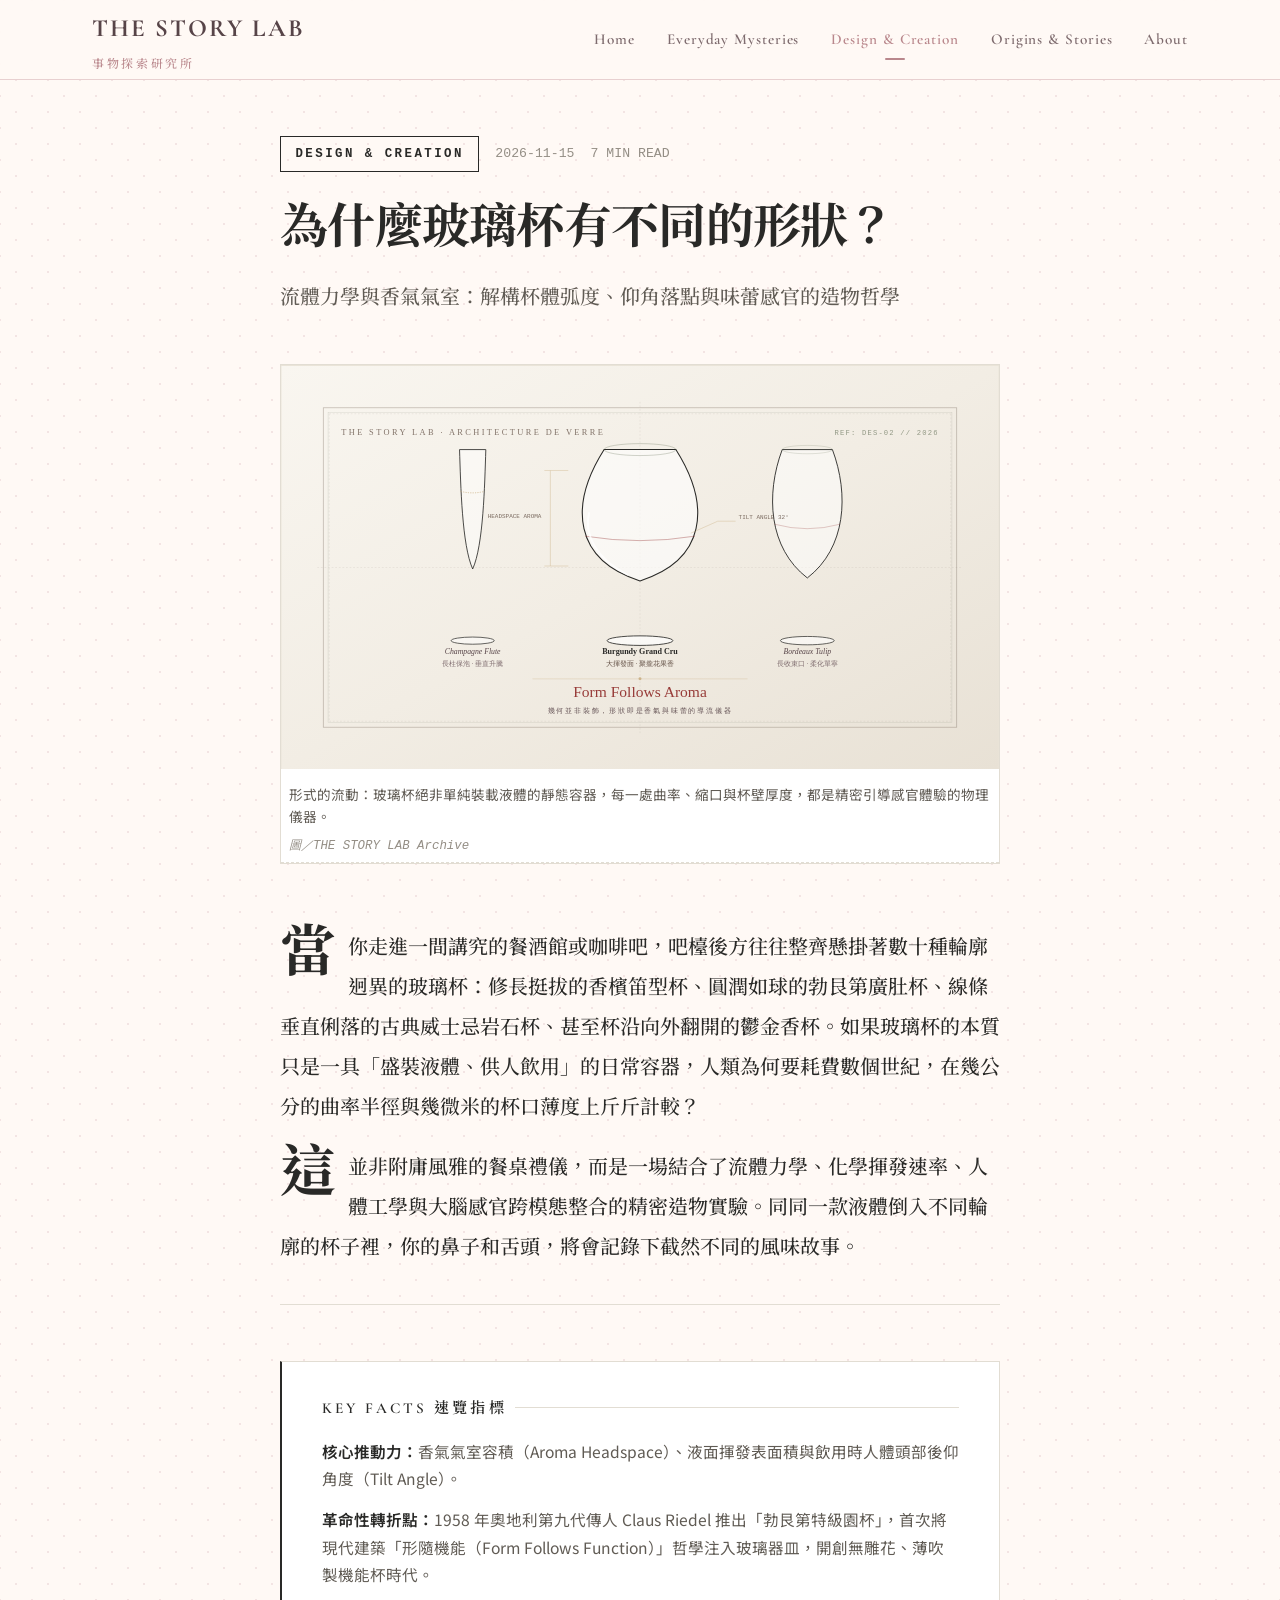
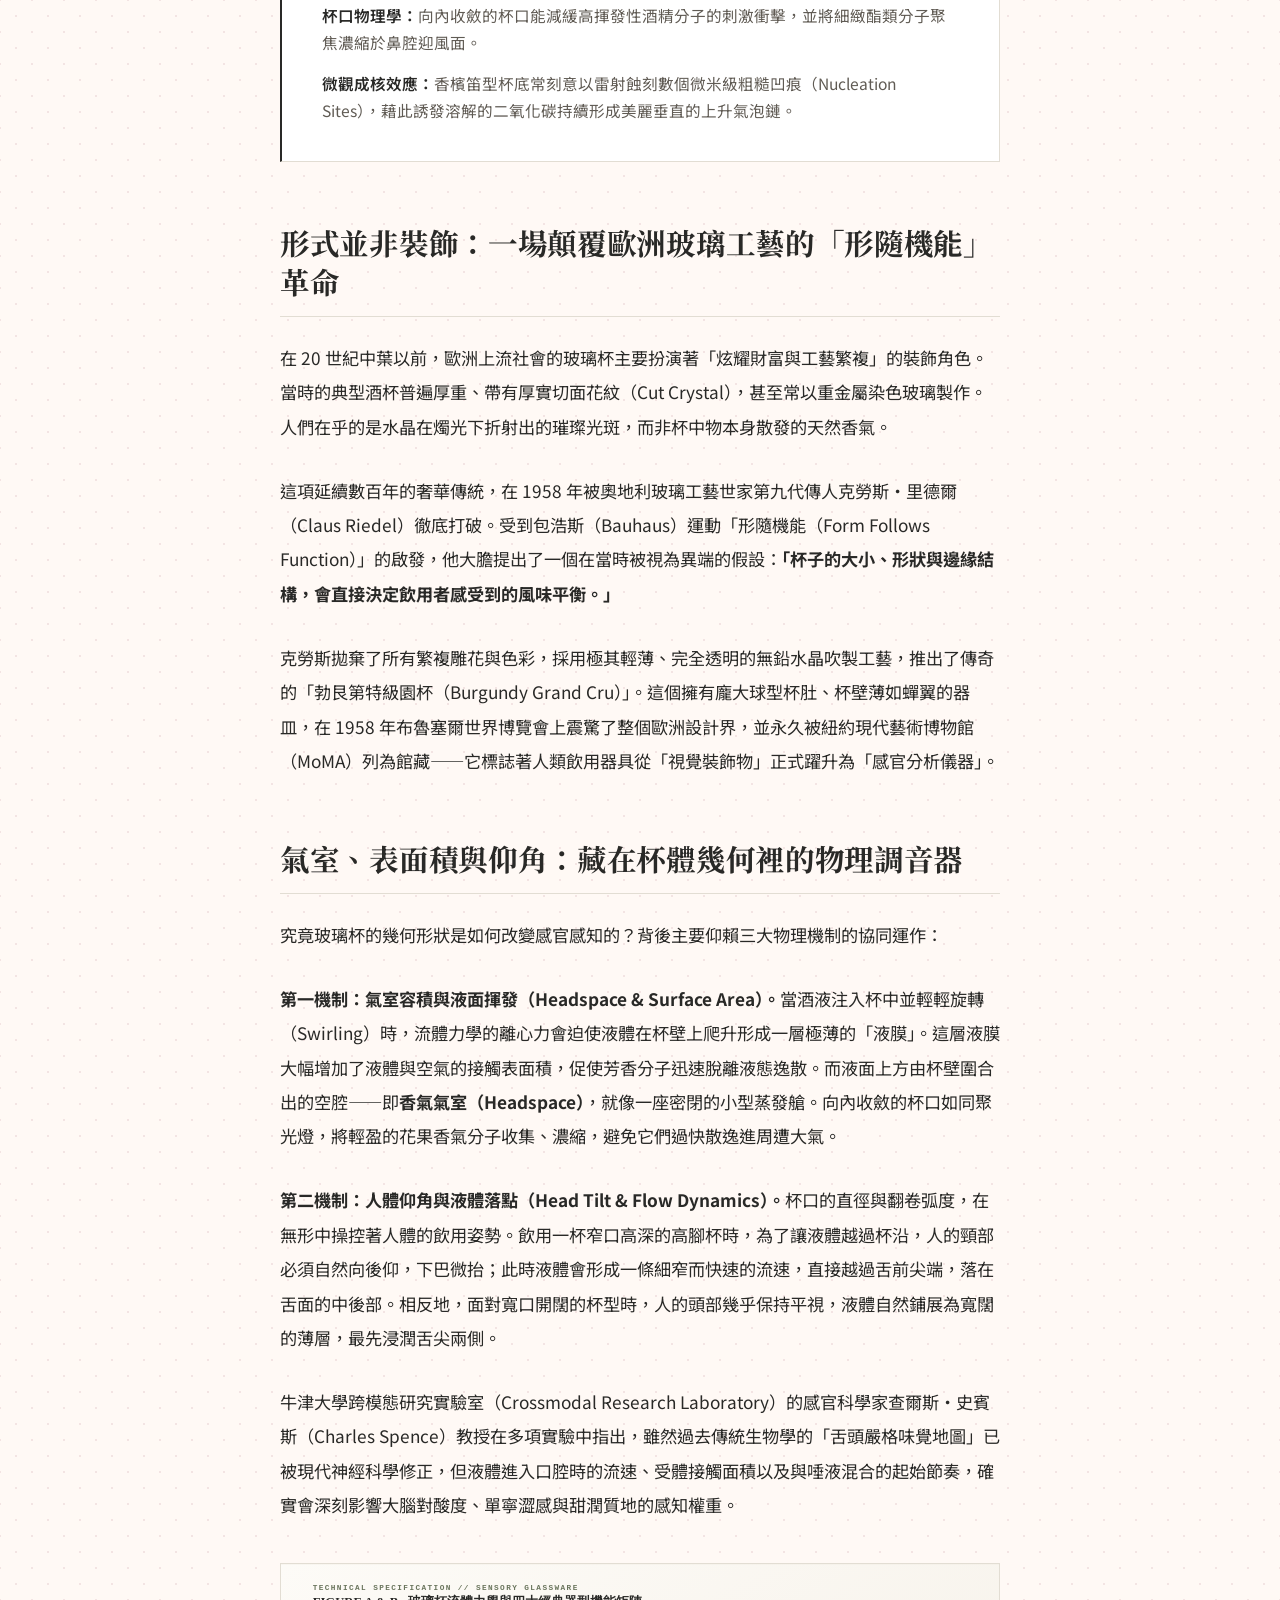
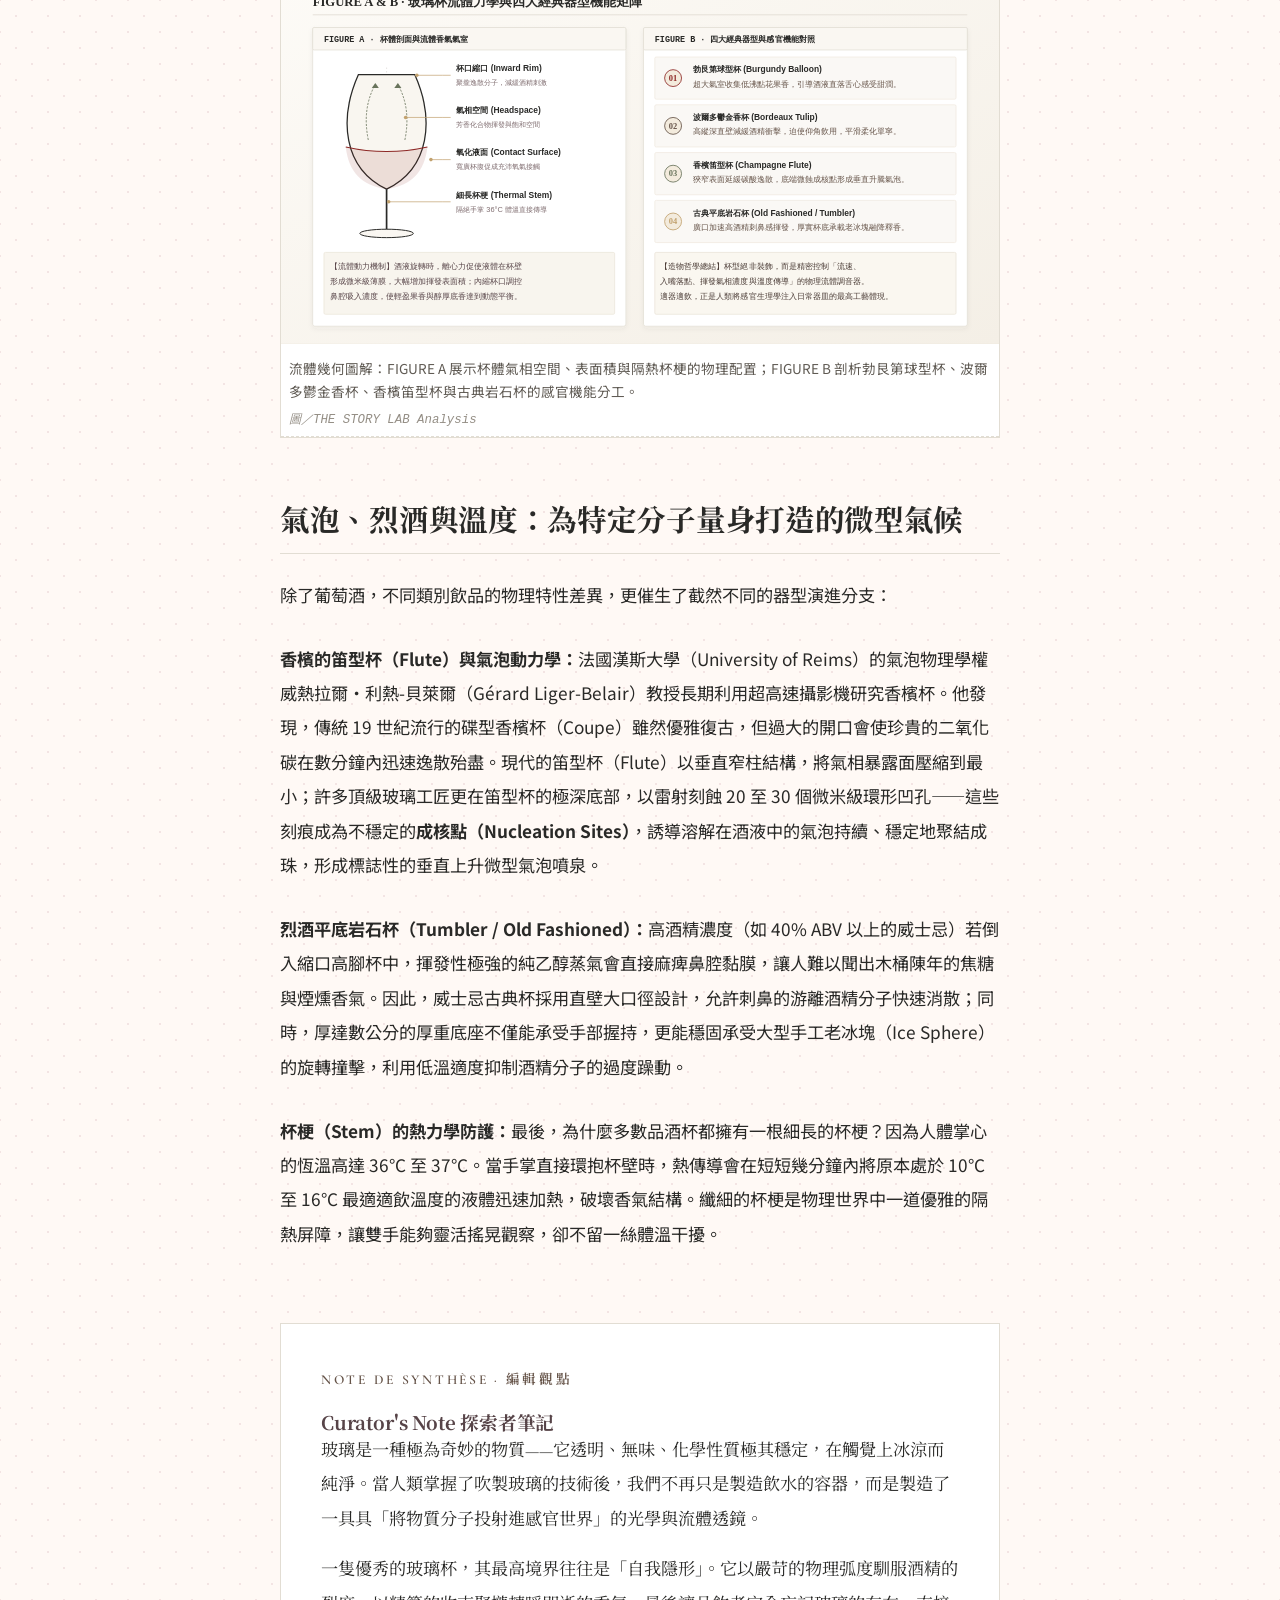
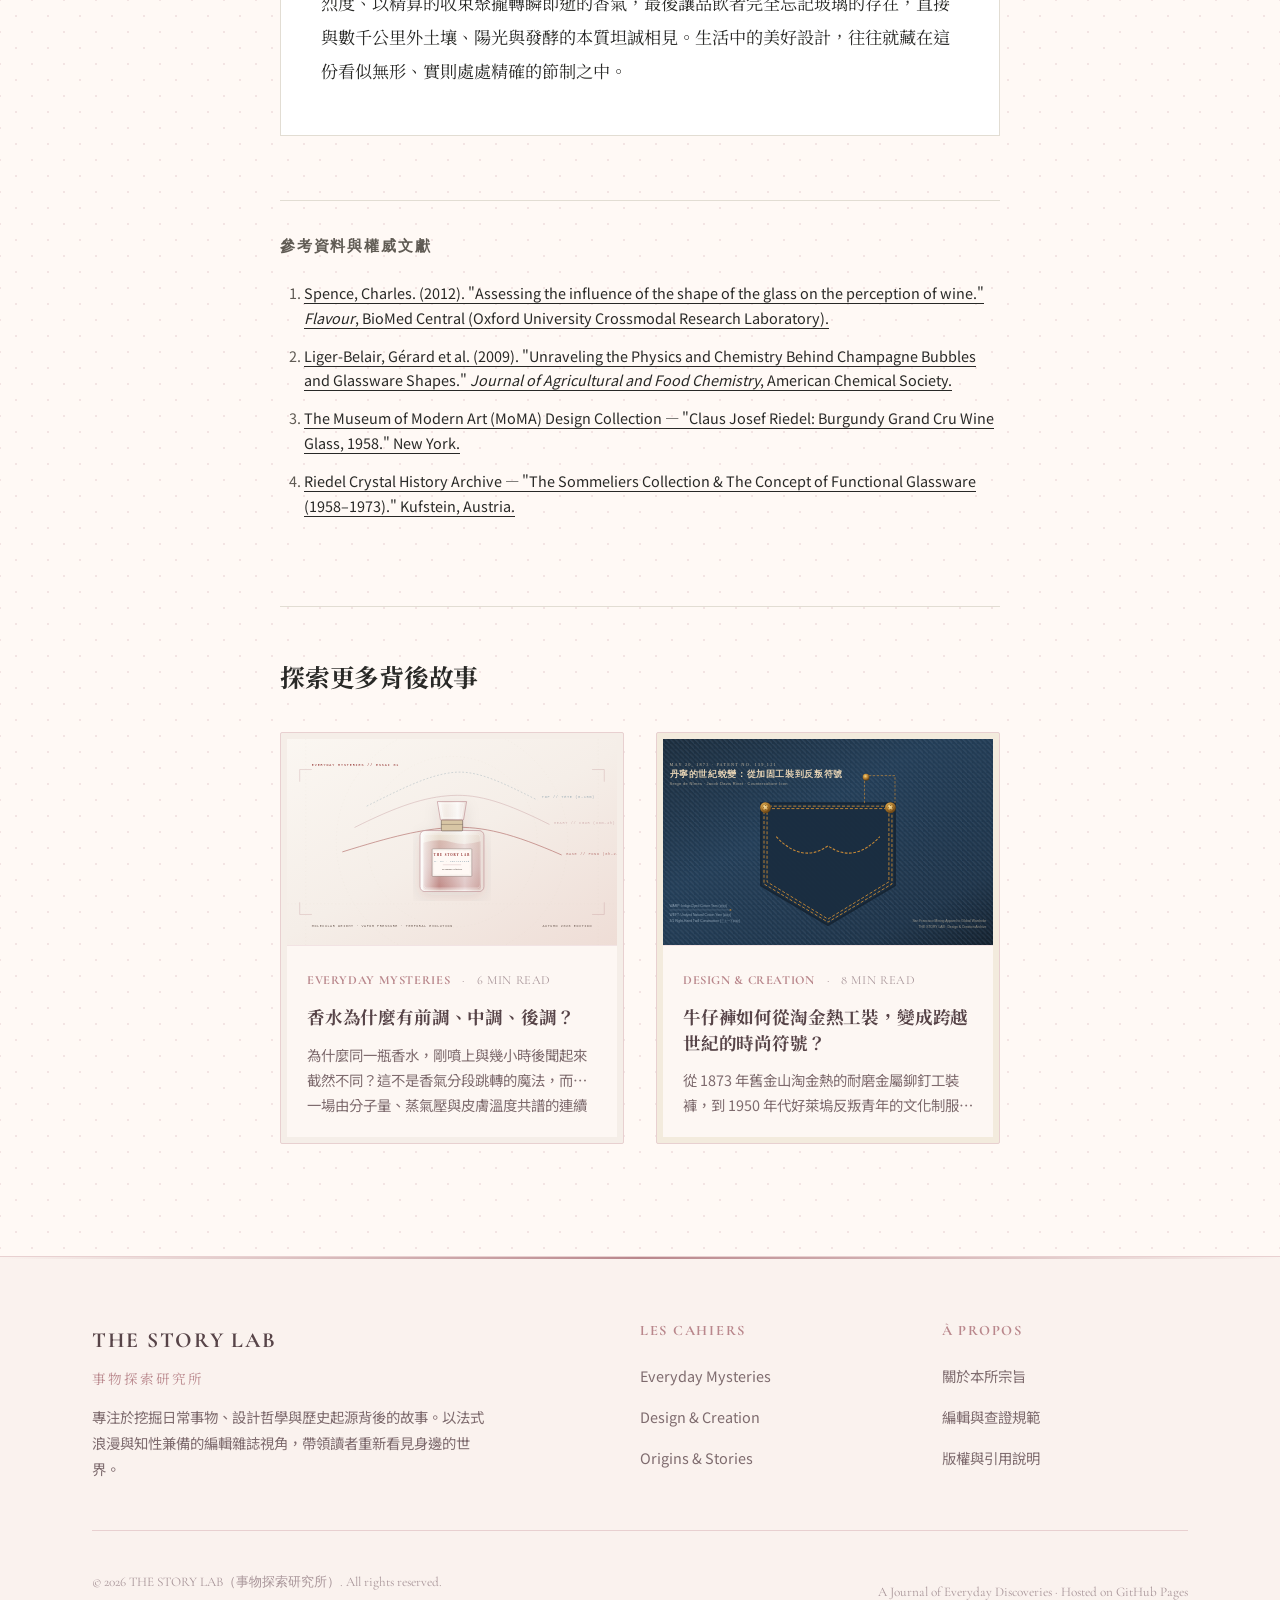
<file: articles/why-glassware-has-different-shapes.html>
<!DOCTYPE html>
<html lang="zh-Hant">
<head>
  <meta charset="UTF-8">
  <meta name="viewport" content="width=device-width, initial-scale=1.0">
  <title>為什麼玻璃杯有不同的形狀？ — THE STORY LAB 事物探索研究所</title>
  <meta name="description" content="為什麼香檳使用修長的笛型杯、威士忌使用厚實的平底岩石杯、而葡萄酒需要巨大的圓弧杯肚？本文從流體力學、香氣氣室（Headspace）與飲用仰角，解構玻璃器具「形隨機能」的造物哲學。">

  <!-- 字型引入 -->
  <link rel="preconnect" href="https://fonts.googleapis.com">
  <link rel="preconnect" href="https://fonts.gstatic.com" crossorigin>
  <link href="https://fonts.googleapis.com/css2?family=Cormorant+Garamond:ital,wght@0,400;0,600;0,700;1,400;1,600&family=Noto+Sans+TC:wght@400;500;700&family=Noto+Serif+TC:wght@500;600;700;900&family=Pinyon+Script&family=Playfair+Display:ital,wght@0,600;0,700;1,400&display=swap" rel="stylesheet">

  <!-- 樣式引用（相對路徑 ../） -->
  <link rel="stylesheet" href="../assets/css/style.css">
  <link rel="stylesheet" href="../assets/css/themes.css">
  <link rel="stylesheet" href="../assets/css/article.css">
</head>
<body class="article-page" data-theme="refined">

  <!-- 全域頁首導覽（統一品牌骨架） -->
  <header class="site-header">
    <div class="container header-container">
      <a href="../index.html" class="brand-logo" aria-label="THE STORY LAB 首頁">
        <span class="brand-en">THE STORY LAB</span>
        <span class="brand-zh">事物探索研究所</span>
      </a>

      <button class="mobile-menu-toggle" aria-label="切換選單" aria-expanded="false">
        <span></span>
        <span></span>
        <span></span>
      </button>

      <nav class="nav-links" aria-label="全站導覽">
        <a href="../index.html">Home</a>
        <a href="../categories/everyday-mysteries.html">Everyday Mysteries</a>
        <a href="../categories/design-creation.html" class="active">Design & Creation</a>
        <a href="../categories/origins-stories.html">Origins & Stories</a>
        <a href="../about.html">About</a>
      </nav>
    </div>
  </header>

  <!-- 文章閱讀進度條 -->
  <div id="read-progress" class="read-progress-bar"></div>

  <!-- 文章主容器 -->
  <main class="article-container">
    <article class="article-content">
      
      <!-- 1. 刊頭區（Article Header） -->
      <header class="article-header">
        <div class="meta-tag-group">
          <a href="../categories/design-creation.html" class="category-badge">Design & Creation</a>
          <span class="publish-date">2026-11-15</span>
          <span class="read-time">7 MIN READ</span>
        </div>
        <h1 class="article-title">為什麼玻璃杯有不同的形狀？</h1>
        <p class="article-subtitle">流體力學與香氣氣室：解構杯體弧度、仰角落點與味蕾感官的造物哲學</p>
        
        <figure class="featured-figure">
          <img src="../assets/images/articles/why-glassware-has-different-shapes/cover.svg" alt="玻璃杯流體幾何線條與香氣動力學示意圖" class="cover-image">
          <figcaption>
            <span class="caption">形式的流動：玻璃杯絕非單純裝載液體的靜態容器，每一處曲率、縮口與杯壁厚度，都是精密引導感官體驗的物理儀器。</span>
            <span class="credit">圖／THE STORY LAB Archive</span>
          </figcaption>
        </figure>
      </header>

      <!-- 2. 引言區（Opening Hook） -->
      <section class="article-hook">
        <p>
          當你走進一間講究的餐酒館或咖啡吧，吧檯後方往往整齊懸掛著數十種輪廓迥異的玻璃杯：修長挺拔的香檳笛型杯、圓潤如球的勃艮第廣肚杯、線條垂直俐落的古典威士忌岩石杯、甚至杯沿向外翻開的鬱金香杯。如果玻璃杯的本質只是一具「盛裝液體、供人飲用」的日常容器，人類為何要耗費數個世紀，在幾公分的曲率半徑與幾微米的杯口薄度上斤斤計較？
        </p>
        <p>
          這並非附庸風雅的餐桌禮儀，而是一場結合了流體力學、化學揮發速率、人體工學與大腦感官跨模態整合的精密造物實驗。同同一款液體倒入不同輪廓的杯子裡，你的鼻子和舌頭，將會記錄下截然不同的風味故事。
        </p>
      </section>

      <!-- 3. 核心速覽卡（Key Facts Box） -->
      <aside class="key-facts-box">
        <h3 class="box-title">Key Facts 速覽指標</h3>
        <ul class="facts-list">
          <li><strong>核心推動力：</strong>香氣氣室容積（Aroma Headspace）、液面揮發表面積與飲用時人體頭部後仰角度（Tilt Angle）。</li>
          <li><strong>革命性轉折點：</strong>1958 年奧地利第九代傳人 Claus Riedel 推出「勃艮第特級園杯」，首次將現代建築「形隨機能（Form Follows Function）」哲學注入玻璃器皿，開創無雕花、薄吹製機能杯時代。</li>
          <li><strong>杯口物理學：</strong>向內收斂的杯口能減緩高揮發性酒精分子的刺激衝擊，並將細緻酯類分子聚焦濃縮於鼻腔迎風面。</li>
          <li><strong>微觀成核效應：</strong>香檳笛型杯底常刻意以雷射蝕刻數個微米級粗糙凹痕（Nucleation Sites），藉此誘發溶解的二氧化碳持續形成美麗垂直的上升氣泡鏈。</li>
        </ul>
      </aside>

      <!-- 4. 主體故事（Main Story） -->
      <div class="article-body">
        <section>
          <h2>形式並非裝飾：一場顛覆歐洲玻璃工藝的「形隨機能」革命</h2>
          <p>
            在 20 世紀中葉以前，歐洲上流社會的玻璃杯主要扮演著「炫耀財富與工藝繁複」的裝飾角色。當時的典型酒杯普遍厚重、帶有厚實切面花紋（Cut Crystal），甚至常以重金屬染色玻璃製作。人們在乎的是水晶在燭光下折射出的璀璨光斑，而非杯中物本身散發的天然香氣。
          </p>
          <p>
            這項延續數百年的奢華傳統，在 1958 年被奧地利玻璃工藝世家第九代傳人克勞斯·里德爾（Claus Riedel）徹底打破。受到包浩斯（Bauhaus）運動「形隨機能（Form Follows Function）」的啟發，他大膽提出了一個在當時被視為異端的假設：<strong>「杯子的大小、形狀與邊緣結構，會直接決定飲用者感受到的風味平衡。」</strong>
          </p>
          <p>
            克勞斯拋棄了所有繁複雕花與色彩，採用極其輕薄、完全透明的無鉛水晶吹製工藝，推出了傳奇的「勃艮第特級園杯（Burgundy Grand Cru）」。這個擁有龐大球型杯肚、杯壁薄如蟬翼的器皿，在 1958 年布魯塞爾世界博覽會上震驚了整個歐洲設計界，並永久被紐約現代藝術博物館（MoMA）列為館藏——它標誌著人類飲用器具從「視覺裝飾物」正式躍升為「感官分析儀器」。
          </p>
        </section>

        <section>
          <h2>氣室、表面積與仰角：藏在杯體幾何裡的物理調音器</h2>
          <p>
            究竟玻璃杯的幾何形狀是如何改變感官感知的？背後主要仰賴三大物理機制的協同運作：
          </p>
          <p>
            <strong>第一機制：氣室容積與液面揮發（Headspace & Surface Area）。</strong>當酒液注入杯中並輕輕旋轉（Swirling）時，流體力學的離心力會迫使液體在杯壁上爬升形成一層極薄的「液膜」。這層液膜大幅增加了液體與空氣的接觸表面積，促使芳香分子迅速脫離液態逸散。而液面上方由杯壁圍合出的空腔——即<strong>香氣氣室（Headspace）</strong>，就像一座密閉的小型蒸發艙。向內收斂的杯口如同聚光燈，將輕盈的花果香氣分子收集、濃縮，避免它們過快散逸進周遭大氣。
          </p>
          <p>
            <strong>第二機制：人體仰角與液體落點（Head Tilt & Flow Dynamics）。</strong>杯口的直徑與翻卷弧度，在無形中操控著人體的飲用姿勢。飲用一杯窄口高深的高腳杯時，為了讓液體越過杯沿，人的頸部必須自然向後仰，下巴微抬；此時液體會形成一條細窄而快速的流速，直接越過舌前尖端，落在舌面的中後部。相反地，面對寬口開闊的杯型時，人的頭部幾乎保持平視，液體自然鋪展為寬闊的薄層，最先浸潤舌尖兩側。
          </p>
          <p>
            牛津大學跨模態研究實驗室（Crossmodal Research Laboratory）的感官科學家查爾斯·史賓斯（Charles Spence）教授在多項實驗中指出，雖然過去傳統生物學的「舌頭嚴格味覺地圖」已被現代神經科學修正，但液體進入口腔時的流速、受體接觸面積以及與唾液混合的起始節奏，確實會深刻影響大腦對酸度、單寧澀感與甜潤質地的感知權重。
          </p>
        </section>

        <!-- 必備核心資訊圖表 -->
        <figure class="article-figure" style="margin: 2.5rem 0;">
          <img src="../assets/images/articles/why-glassware-has-different-shapes/figure-1.svg" alt="玻璃杯流體力學與四大經典器型機能對照圖表" class="content-infographic">
          <figcaption>
            <span class="caption">流體幾何圖解：FIGURE A 展示杯體氣相空間、表面積與隔熱杯梗的物理配置；FIGURE B 剖析勃艮第球型杯、波爾多鬱金香杯、香檳笛型杯與古典岩石杯的感官機能分工。</span>
            <span class="credit">圖／THE STORY LAB Analysis</span>
          </figcaption>
        </figure>

        <section>
          <h2>氣泡、烈酒與溫度：為特定分子量身打造的微型氣候</h2>
          <p>
            除了葡萄酒，不同類別飲品的物理特性差異，更催生了截然不同的器型演進分支：
          </p>
          <p>
            <strong>香檳的笛型杯（Flute）與氣泡動力學：</strong>法國漢斯大學（University of Reims）的氣泡物理學權威熱拉爾·利熱-貝萊爾（Gérard Liger-Belair）教授長期利用超高速攝影機研究香檳杯。他發現，傳統 19 世紀流行的碟型香檳杯（Coupe）雖然優雅復古，但過大的開口會使珍貴的二氧化碳在數分鐘內迅速逸散殆盡。現代的笛型杯（Flute）以垂直窄柱結構，將氣相暴露面壓縮到最小；許多頂級玻璃工匠更在笛型杯的極深底部，以雷射刻蝕 20 至 30 個微米級環形凹孔——這些刻痕成為不穩定的<strong>成核點（Nucleation Sites）</strong>，誘導溶解在酒液中的氣泡持續、穩定地聚結成珠，形成標誌性的垂直上升微型氣泡噴泉。
          </p>
          <p>
            <strong>烈酒平底岩石杯（Tumbler / Old Fashioned）：</strong>高酒精濃度（如 40% ABV 以上的威士忌）若倒入縮口高腳杯中，揮發性極強的純乙醇蒸氣會直接麻痺鼻腔黏膜，讓人難以聞出木桶陳年的焦糖與煙燻香氣。因此，威士忌古典杯採用直壁大口徑設計，允許刺鼻的游離酒精分子快速消散；同時，厚達數公分的厚重底座不僅能承受手部握持，更能穩固承受大型手工老冰塊（Ice Sphere）的旋轉撞擊，利用低溫適度抑制酒精分子的過度躁動。
          </p>
          <p>
            <strong>杯梗（Stem）的熱力學防護：</strong>最後，為什麼多數品酒杯都擁有一根細長的杯梗？因為人體掌心的恆溫高達 36°C 至 37°C。當手掌直接環抱杯壁時，熱傳導會在短短幾分鐘內將原本處於 10°C 至 16°C 最適適飲溫度的液體迅速加熱，破壞香氣結構。纖細的杯梗是物理世界中一道優雅的隔熱屏障，讓雙手能夠靈活搖晃觀察，卻不留一絲體溫干擾。
          </p>
        </section>
      </div>

      <!-- 5. 探索者筆記（Curator's Note） -->
      <section class="curator-note">
        <h3 class="note-title">Curator's Note 探索者筆記</h3>
        <p>
          玻璃是一種極為奇妙的物質——它透明、無味、化學性質極其穩定，在觸覺上冰涼而純淨。當人類掌握了吹製玻璃的技術後，我們不再只是製造飲水的容器，而是製造了一具具「將物質分子投射進感官世界」的光學與流體透鏡。
        </p>
        <p style="margin-top: 1rem;">
          一隻優秀的玻璃杯，其最高境界往往是「自我隱形」。它以嚴苛的物理弧度馴服酒精的烈度、以精算的收束聚攏轉瞬即逝的香氣，最後讓品飲者完全忘記玻璃的存在，直接與數千公里外土壤、陽光與發酵的本質坦誠相見。生活中的美好設計，往往就藏在這份看似無形、實則處處精確的節制之中。
        </p>
      </section>

      <!-- 6. 參考資料（References） -->
      <footer class="article-references">
        <h3>參考資料與權威文獻</h3>
        <ol class="references-list">
          <li>
            <a href="https://flavourjournal.biomedcentral.com/articles/10.1186/2044-7248-1-16" target="_blank" rel="noopener noreferrer">Spence, Charles. (2012). "Assessing the influence of the shape of the glass on the perception of wine." <em>Flavour</em>, BioMed Central (Oxford University Crossmodal Research Laboratory).</a>
          </li>
          <li>
            <a href="https://pubs.acs.org/doi/10.1021/jf802871s" target="_blank" rel="noopener noreferrer">Liger-Belair, Gérard et al. (2009). "Unraveling the Physics and Chemistry Behind Champagne Bubbles and Glassware Shapes." <em>Journal of Agricultural and Food Chemistry</em>, American Chemical Society.</a>
          </li>
          <li>
            <a href="https://www.moma.org/collection/works/3576" target="_blank" rel="noopener noreferrer">The Museum of Modern Art (MoMA) Design Collection — "Claus Josef Riedel: Burgundy Grand Cru Wine Glass, 1958." New York.</a>
          </li>
          <li>
            <a href="https://www.riedel.com/en-us/history" target="_blank" rel="noopener noreferrer">Riedel Crystal History Archive — "The Sommeliers Collection &amp; The Concept of Functional Glassware (1958–1973)." Kufstein, Austria.</a>
          </li>
        </ol>
      </footer>
    </article>

    <!-- 相關文章推薦（由 article.js 自動依據 articles.json 載入） -->
    <aside class="related-articles-section">
      <h3>探索更多背後故事</h3>
      <div id="related-posts" class="related-grid"></div>
    </aside>
  </main>

  <!-- 全域頁尾 -->
  <footer class="site-footer">
    <div class="container">
      <div class="footer-top">
        <div class="footer-brand">
          <div class="brand-en">THE STORY LAB</div>
          <div style="font-family: var(--font-serif-zh); font-size: 0.85rem; letter-spacing: 0.15em; color: var(--color-accent); margin-bottom: 0.85rem;">事物探索研究所</div>
          <p class="brand-desc">
            專注於挖掘日常事物、設計哲學與歷史起源背後的故事。以法式浪漫與知性兼備的編輯雜誌視角，帶領讀者重新看見身邊的世界。
          </p>
        </div>

        <div>
          <h3 class="footer-col-title">Les Cahiers</h3>
          <ul class="footer-links">
            <li><a href="../categories/everyday-mysteries.html">Everyday Mysteries</a></li>
            <li><a href="../categories/design-creation.html">Design & Creation</a></li>
            <li><a href="../categories/origins-stories.html">Origins & Stories</a></li>
          </ul>
        </div>

        <div>
          <h3 class="footer-col-title">À Propos</h3>
          <ul class="footer-links">
            <li><a href="../about.html">關於本所宗旨</a></li>
            <li><a href="../about.html#ethics">編輯與查證規範</a></li>
            <li><a href="../about.html#license">版權與引用說明</a></li>
          </ul>
        </div>
      </div>

      <div class="footer-bottom">
        <p>© 2026 THE STORY LAB（事物探索研究所）. All rights reserved.</p>
        <p>A Journal of Everyday Discoveries · Hosted on GitHub Pages</p>
      </div>
    </div>
  </footer>

  <!-- 腳本引入（相對路徑） -->
  <script src="../assets/js/article.js"></script>
</body>
</html>
</file>
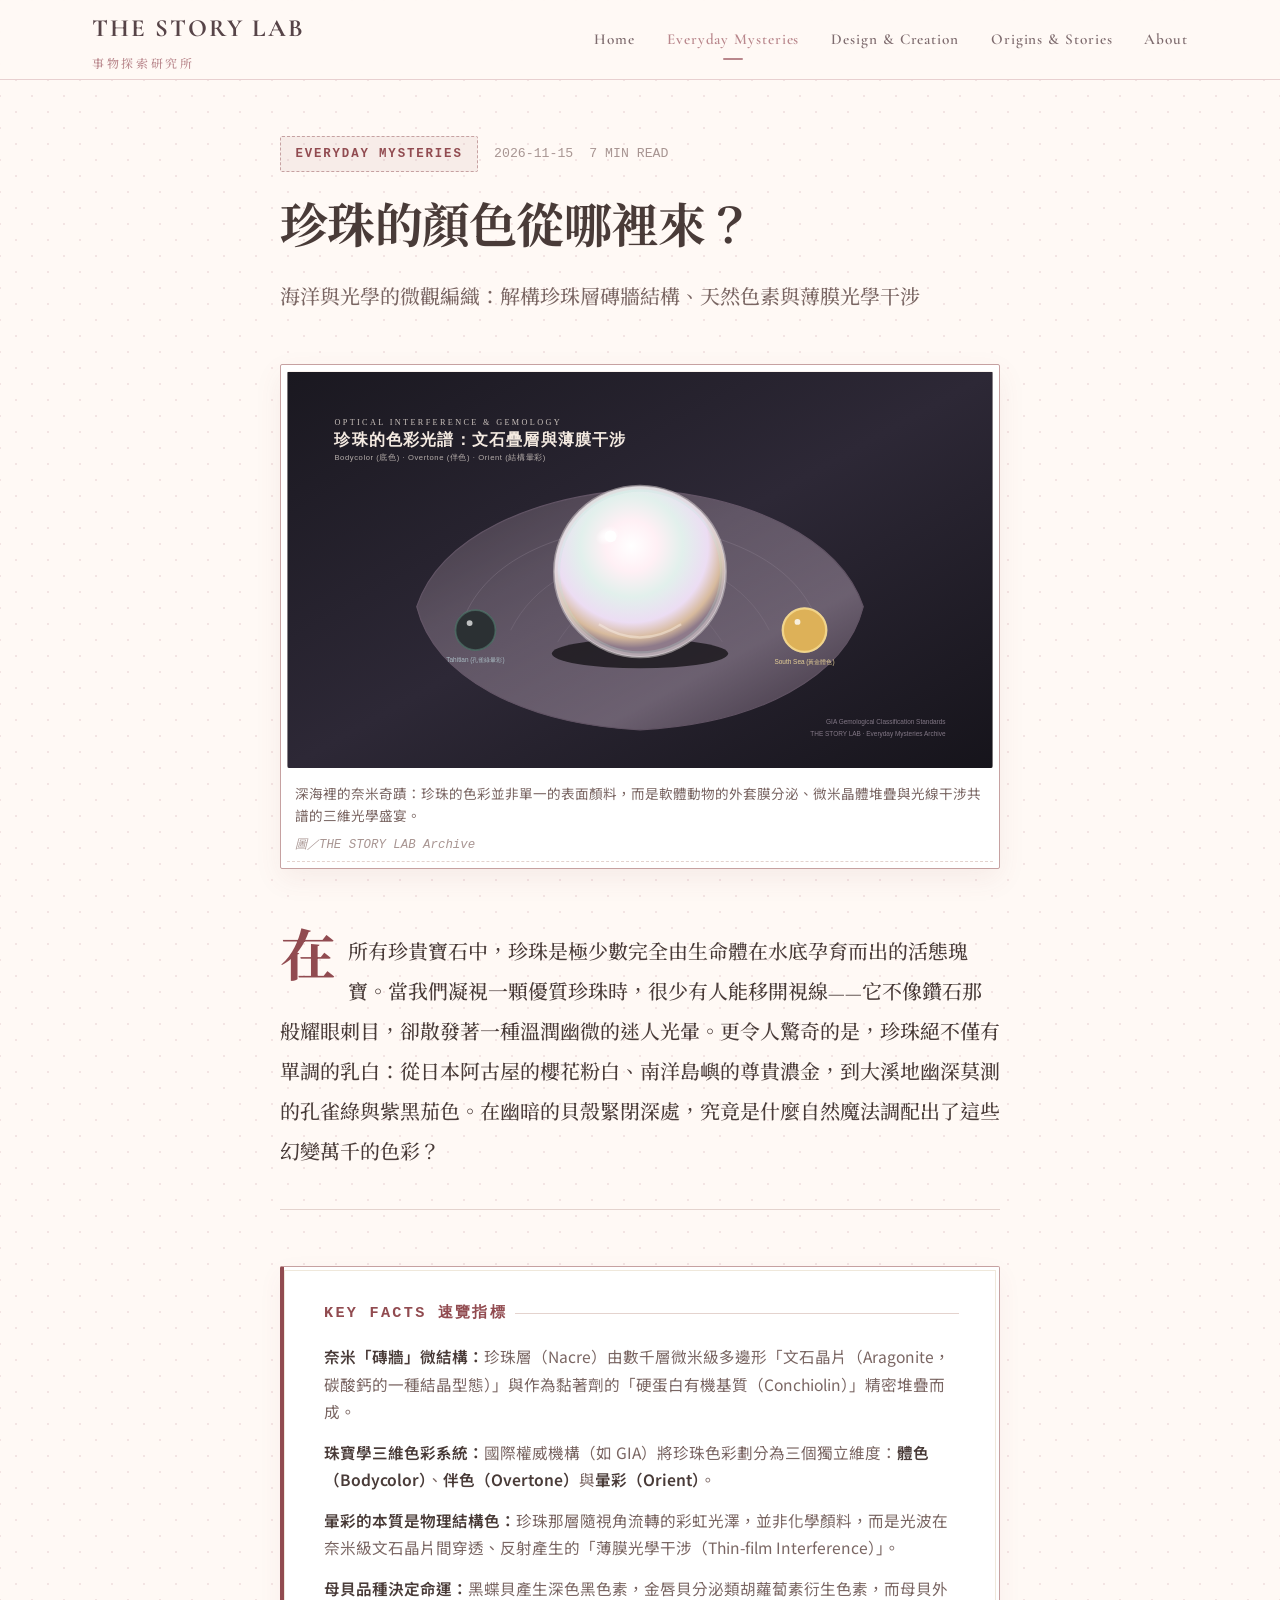
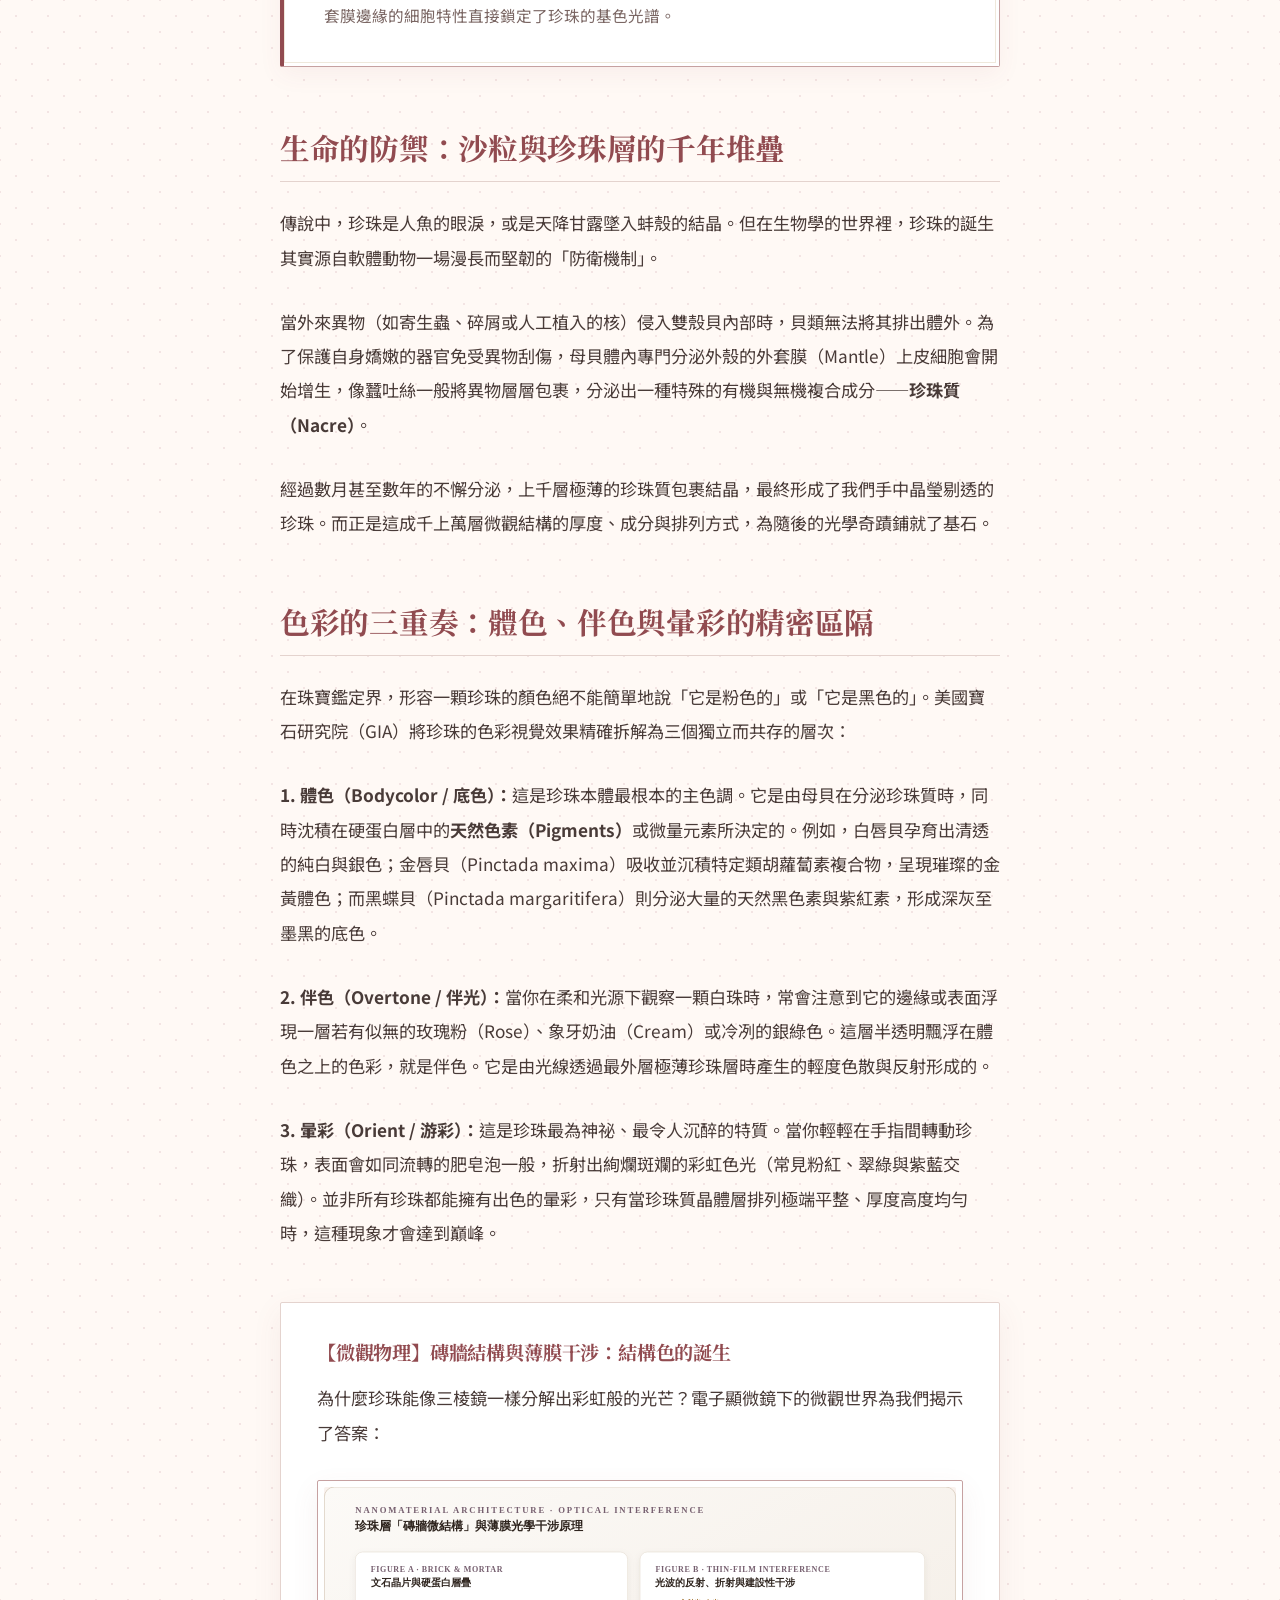
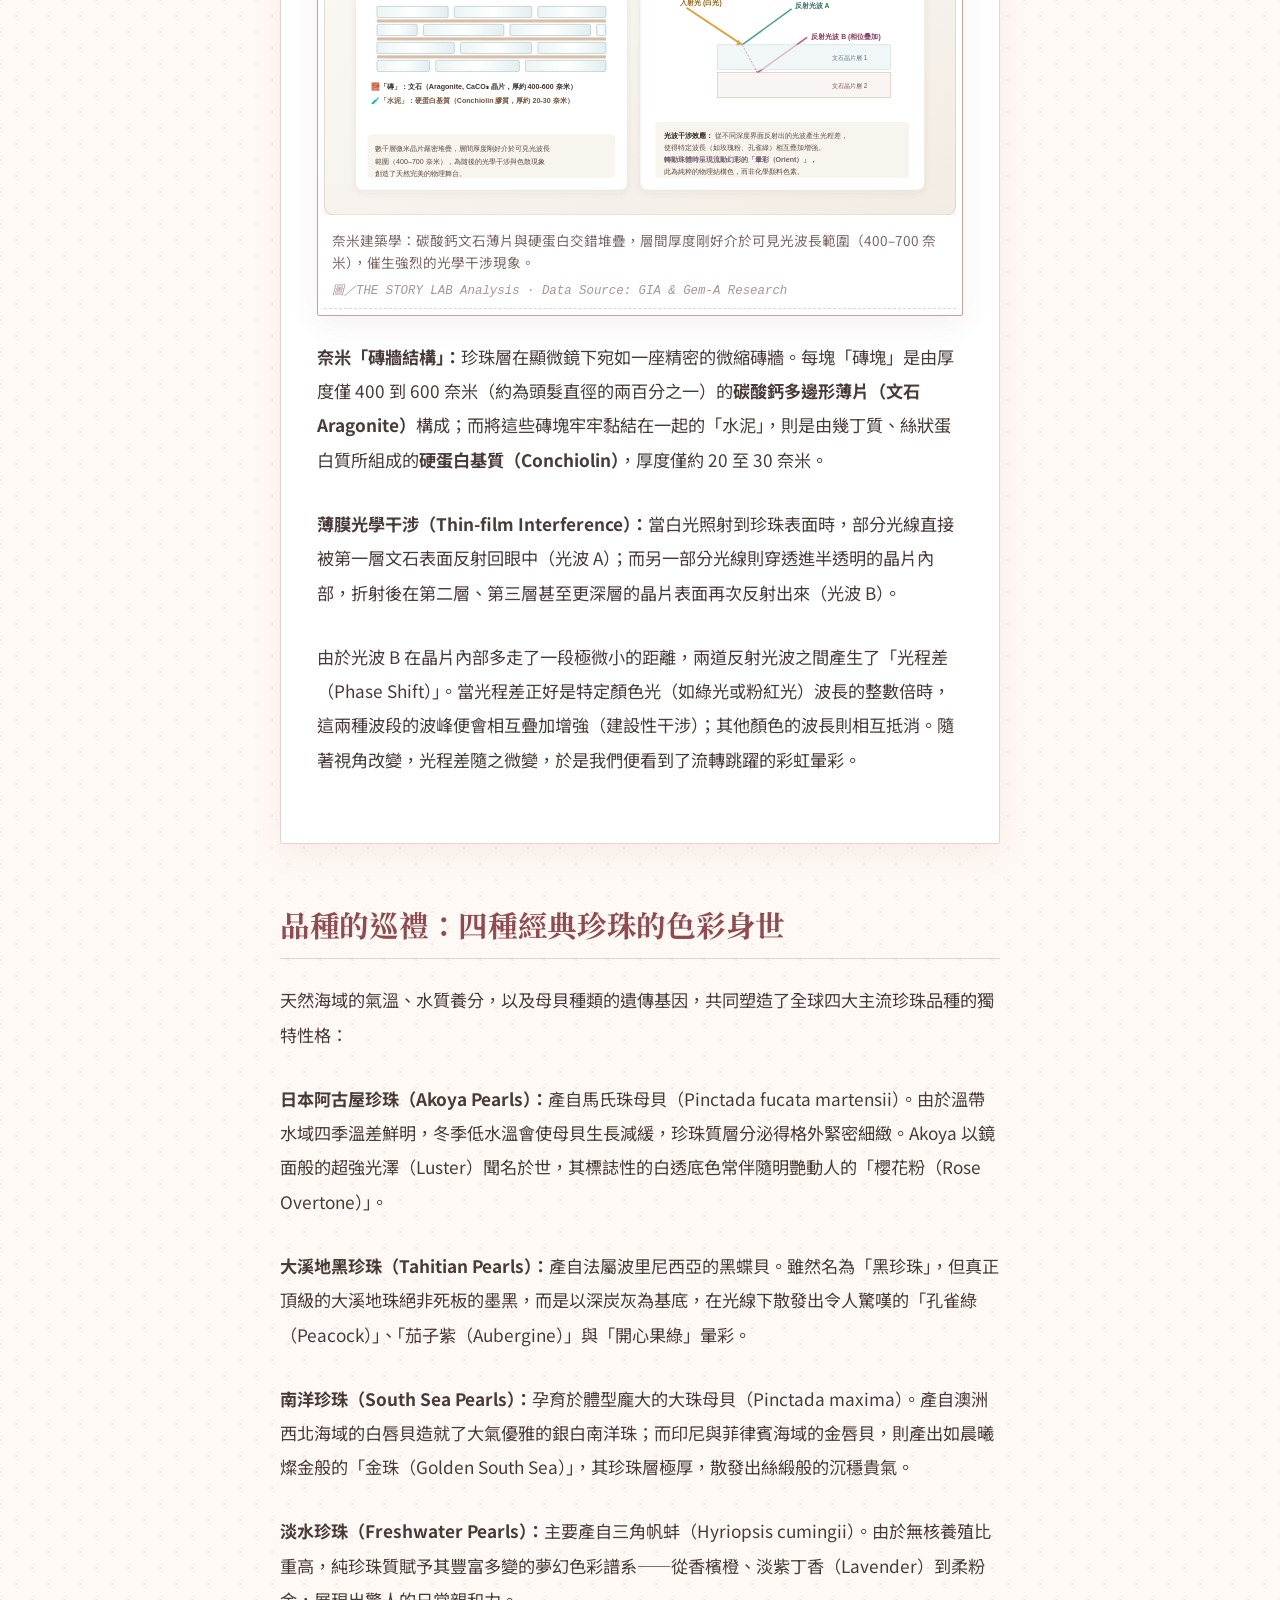
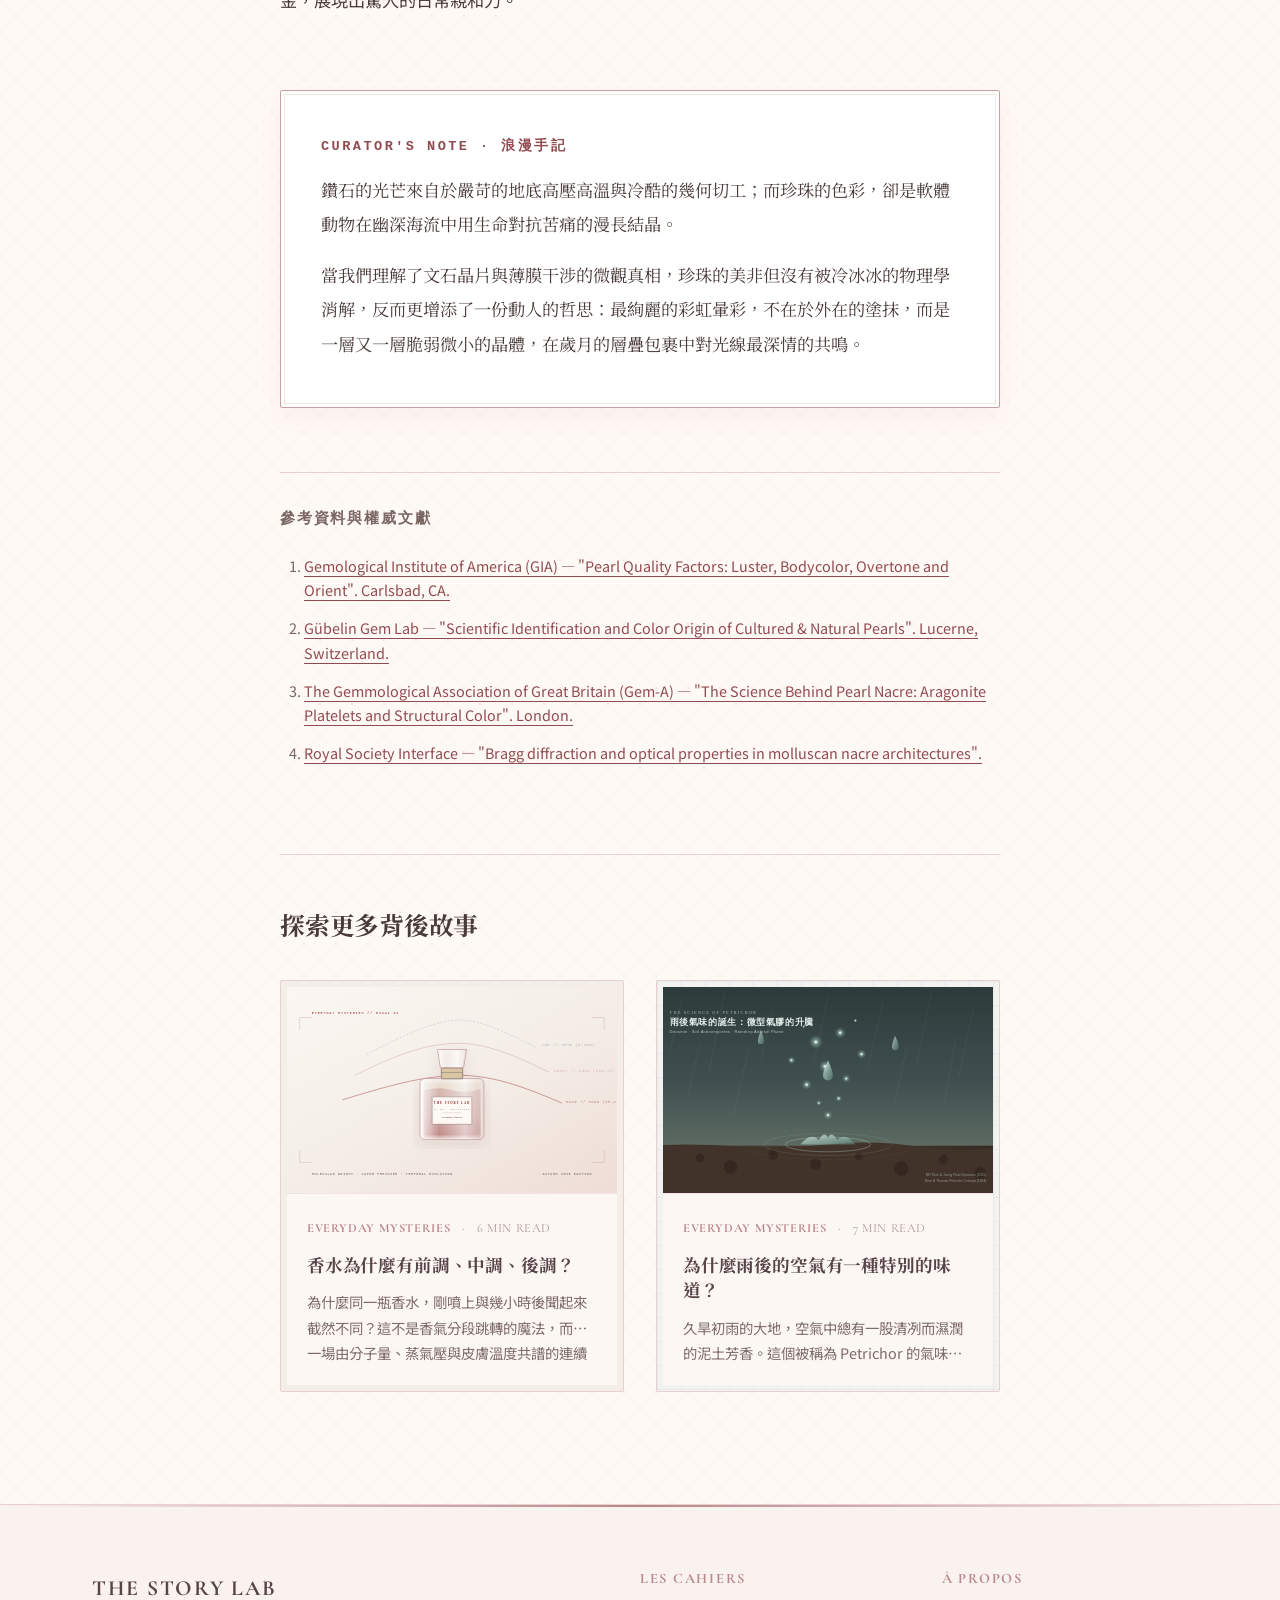
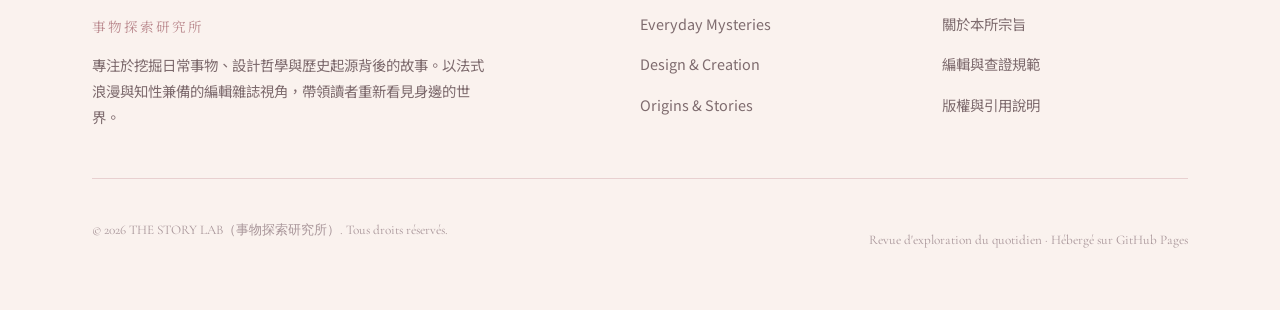
<file: articles/why-pearls-have-different-colors.html>
<!DOCTYPE html>
<html lang="zh-Hant">
<head>
  <meta charset="UTF-8">
  <meta name="viewport" content="width=device-width, initial-scale=1.0">
  <title>珍珠的顏色從哪裡來？ — THE STORY LAB 事物探索研究所</title>
  <meta name="description" content="從純淨無暇的白珠、柔和神祕的粉光，到攝人心魄的大溪地黑珍珠與南洋金珠。珍珠豐富多彩的光澤究竟是色素還是物理光學？解開文石晶體、硬蛋白與薄膜干涉的珠寶科學之謎。">

  <!-- 字型引入 -->
  <link rel="preconnect" href="https://fonts.googleapis.com">
  <link rel="preconnect" href="https://fonts.gstatic.com" crossorigin>
  <link href="https://fonts.googleapis.com/css2?family=Cormorant+Garamond:ital,wght@0,400;0,600;0,700;1,400;1,600&family=Noto+Sans+TC:wght@400;500;700&family=Noto+Serif+TC:wght@500;600;700;900&family=Pinyon+Script&family=Playfair+Display:ital,wght@0,600;0,700;1,400&display=swap" rel="stylesheet">

  <!-- 樣式引用（相對路徑） -->
  <link rel="stylesheet" href="../assets/css/style.css">
  <link rel="stylesheet" href="../assets/css/themes.css">
  <link rel="stylesheet" href="../assets/css/article.css">
</head>
<body class="article-page" data-theme="romantic">

  <!-- 全域頁首導覽 -->
  <header class="site-header">
    <div class="container header-container">
      <a href="../index.html" class="brand-logo" aria-label="THE STORY LAB 首頁">
        <span class="brand-en">THE STORY LAB</span>
        <span class="brand-zh">事物探索研究所</span>
      </a>

      <button class="mobile-menu-toggle" aria-label="切換選單" aria-expanded="false">
        <span></span>
        <span></span>
        <span></span>
      </button>

      <nav class="nav-links" aria-label="全站導覽">
        <a href="../index.html">Home</a>
        <a href="../categories/everyday-mysteries.html" class="active">Everyday Mysteries</a>
        <a href="../categories/design-creation.html">Design & Creation</a>
        <a href="../categories/origins-stories.html">Origins & Stories</a>
        <a href="../about.html">About</a>
      </nav>
    </div>
  </header>

  <!-- 文章閱讀進度條 -->
  <div id="read-progress" class="read-progress-bar"></div>

  <!-- 文章主容器 -->
  <main class="article-container">
    <article class="article-content">
      
      <!-- 1. 刊頭區（Article Header） -->
      <header class="article-header">
        <div class="meta-tag-group">
          <a href="../categories/everyday-mysteries.html" class="category-badge">Everyday Mysteries</a>
          <span class="publish-date">2026-11-15</span>
          <span class="read-time">7 MIN READ</span>
        </div>
        <h1 class="article-title">珍珠的顏色從哪裡來？</h1>
        <p class="article-subtitle">海洋與光學的微觀編織：解構珍珠層磚牆結構、天然色素與薄膜光學干涉</p>
        
        <figure class="featured-figure">
          <img src="../assets/images/articles/why-pearls-have-different-colors/cover.svg" alt="母貝與多色珍珠光學暈彩藝術圖" class="cover-image">
          <figcaption>
            <span class="caption">深海裡的奈米奇蹟：珍珠的色彩並非單一的表面顏料，而是軟體動物的外套膜分泌、微米晶體堆疊與光線干涉共譜的三維光學盛宴。</span>
            <span class="credit">圖／THE STORY LAB Archive</span>
          </figcaption>
        </figure>
      </header>

      <!-- 2. 引言區（Opening Hook） -->
      <section class="article-hook">
        <p>
          在所有珍貴寶石中，珍珠是極少數完全由生命體在水底孕育而出的活態瑰寶。當我們凝視一顆優質珍珠時，很少有人能移開視線——它不像鑽石那般耀眼刺目，卻散發著一種溫潤幽微的迷人光暈。更令人驚奇的是，珍珠絕不僅有單調的乳白：從日本阿古屋的櫻花粉白、南洋島嶼的尊貴濃金，到大溪地幽深莫測的孔雀綠與紫黑茄色。在幽暗的貝殼緊閉深處，究竟是什麼自然魔法調配出了這些幻變萬千的色彩？
        </p>
      </section>

      <!-- 3. 核心速覽卡（Key Facts Box） -->
      <aside class="key-facts-box">
        <h3 class="box-title">Key Facts 速覽指標</h3>
        <ul class="facts-list">
          <li><strong>奈米「磚牆」微結構：</strong>珍珠層（Nacre）由數千層微米級多邊形「文石晶片（Aragonite，碳酸鈣的一種結晶型態）」與作為黏著劑的「硬蛋白有機基質（Conchiolin）」精密堆疊而成。</li>
          <li><strong>珠寶學三維色彩系統：</strong>國際權威機構（如 GIA）將珍珠色彩劃分為三個獨立維度：<strong>體色（Bodycolor）</strong>、<strong>伴色（Overtone）</strong>與<strong>暈彩（Orient）</strong>。</li>
          <li><strong>暈彩的本質是物理結構色：</strong>珍珠那層隨視角流轉的彩虹光澤，並非化學顏料，而是光波在奈米級文石晶片間穿透、反射產生的「薄膜光學干涉（Thin-film Interference）」。</li>
          <li><strong>母貝品種決定命運：</strong>黑蝶貝產生深色黑色素，金唇貝分泌類胡蘿蔔素衍生色素，而母貝外套膜邊緣的細胞特性直接鎖定了珍珠的基色光譜。</li>
        </ul>
      </aside>

      <!-- 4. 主體故事（Main Story） -->
      <div class="article-body">
        <section>
          <h2>生命的防禦：沙粒與珍珠層的千年堆疊</h2>
          <p>
            傳說中，珍珠是人魚的眼淚，或是天降甘露墜入蚌殼的結晶。但在生物學的世界裡，珍珠的誕生其實源自軟體動物一場漫長而堅韌的「防衛機制」。
          </p>
          <p>
            當外來異物（如寄生蟲、碎屑或人工植入的核）侵入雙殼貝內部時，貝類無法將其排出體外。為了保護自身嬌嫩的器官免受異物刮傷，母貝體內專門分泌外殼的外套膜（Mantle）上皮細胞會開始增生，像蠶吐絲一般將異物層層包裹，分泌出一種特殊的有機與無機複合成分——<strong>珍珠質（Nacre）</strong>。
          </p>
          <p>
            經過數月甚至數年的不懈分泌，上千層極薄的珍珠質包裹結晶，最終形成了我們手中晶瑩剔透的珍珠。而正是這成千上萬層微觀結構的厚度、成分與排列方式，為隨後的光學奇蹟鋪就了基石。
          </p>
        </section>

        <section>
          <h2>色彩的三重奏：體色、伴色與暈彩的精密區隔</h2>
          <p>
            在珠寶鑑定界，形容一顆珍珠的顏色絕不能簡單地說「它是粉色的」或「它是黑色的」。美國寶石研究院（GIA）將珍珠的色彩視覺效果精確拆解為三個獨立而共存的層次：
          </p>
          <p>
            <strong>1. 體色（Bodycolor / 底色）：</strong>這是珍珠本體最根本的主色調。它是由母貝在分泌珍珠質時，同時沈積在硬蛋白層中的<strong>天然色素（Pigments）</strong>或微量元素所決定的。例如，白唇貝孕育出清透的純白與銀色；金唇貝（Pinctada maxima）吸收並沉積特定類胡蘿蔔素複合物，呈現璀璨的金黃體色；而黑蝶貝（Pinctada margaritifera）則分泌大量的天然黑色素與紫紅素，形成深灰至墨黑的底色。
          </p>
          <p>
            <strong>2. 伴色（Overtone / 伴光）：</strong>當你在柔和光源下觀察一顆白珠時，常會注意到它的邊緣或表面浮現一層若有似無的玫瑰粉（Rose）、象牙奶油（Cream）或冷冽的銀綠色。這層半透明飄浮在體色之上的色彩，就是伴色。它是由光線透過最外層極薄珍珠層時產生的輕度色散與反射形成的。
          </p>
          <p>
            <strong>3. 暈彩（Orient / 游彩）：</strong>這是珍珠最為神祕、最令人沉醉的特質。當你輕輕在手指間轉動珍珠，表面會如同流轉的肥皂泡一般，折射出絢爛斑斕的彩虹色光（常見粉紅、翠綠與紫藍交織）。並非所有珍珠都能擁有出色的暈彩，只有當珍珠質晶體層排列極端平整、厚度高度均勻時，這種現象才會達到巔峰。
          </p>
        </section>

        <!-- 特殊內容模組：奈米結構與光學干涉（How It Works） -->
        <div class="module-how-it-works">
          <h4>【微觀物理】磚牆結構與薄膜干涉：結構色的誕生</h4>
          <p>
            為什麼珍珠能像三棱鏡一樣分解出彩虹般的光芒？電子顯微鏡下的微觀世界為我們揭示了答案：
          </p>

          <figure class="article-figure" style="margin: 1.5rem 0;">
            <img src="../assets/images/articles/why-pearls-have-different-colors/figure-1.svg" alt="文石晶體磚牆微觀結構與薄膜光學干涉原理圖">
            <figcaption>
              <span class="caption">奈米建築學：碳酸鈣文石薄片與硬蛋白交錯堆疊，層間厚度剛好介於可見光波長範圍（400–700 奈米），催生強烈的光學干涉現象。</span>
              <span class="credit">圖／THE STORY LAB Analysis · Data Source: GIA &amp; Gem-A Research</span>
            </figcaption>
          </figure>

          <p>
            <strong>奈米「磚牆結構」：</strong>珍珠層在顯微鏡下宛如一座精密的微縮磚牆。每塊「磚塊」是由厚度僅 400 到 600 奈米（約為頭髮直徑的兩百分之一）的<strong>碳酸鈣多邊形薄片（文石 Aragonite）</strong>構成；而將這些磚塊牢牢黏結在一起的「水泥」，則是由幾丁質、絲狀蛋白質所組成的<strong>硬蛋白基質（Conchiolin）</strong>，厚度僅約 20 至 30 奈米。
          </p>
          <p>
            <strong>薄膜光學干涉（Thin-film Interference）：</strong>當白光照射到珍珠表面時，部分光線直接被第一層文石表面反射回眼中（光波 A）；而另一部分光線則穿透進半透明的晶片內部，折射後在第二層、第三層甚至更深層的晶片表面再次反射出來（光波 B）。
          </p>
          <p>
            由於光波 B 在晶片內部多走了一段極微小的距離，兩道反射光波之間產生了「光程差（Phase Shift）」。當光程差正好是特定顏色光（如綠光或粉紅光）波長的整數倍時，這兩種波段的波峰便會相互疊加增強（建設性干涉）；其他顏色的波長則相互抵消。隨著視角改變，光程差隨之微變，於是我們便看到了流轉跳躍的彩虹暈彩。
          </p>
        </div>

        <section>
          <h2>品種的巡禮：四種經典珍珠的色彩身世</h2>
          <p>
            天然海域的氣溫、水質養分，以及母貝種類的遺傳基因，共同塑造了全球四大主流珍珠品種的獨特性格：
          </p>
          <p>
            <strong>日本阿古屋珍珠（Akoya Pearls）：</strong>產自馬氏珠母貝（Pinctada fucata martensii）。由於溫帶水域四季溫差鮮明，冬季低水溫會使母貝生長減緩，珍珠質層分泌得格外緊密細緻。Akoya 以鏡面般的超強光澤（Luster）聞名於世，其標誌性的白透底色常伴隨明艷動人的「櫻花粉（Rose Overtone）」。
          </p>
          <p>
            <strong>大溪地黑珍珠（Tahitian Pearls）：</strong>產自法屬波里尼西亞的黑蝶貝。雖然名為「黑珍珠」，但真正頂級的大溪地珠絕非死板的墨黑，而是以深炭灰為基底，在光線下散發出令人驚嘆的「孔雀綠（Peacock）」、「茄子紫（Aubergine）」與「開心果綠」暈彩。
          </p>
          <p>
            <strong>南洋珍珠（South Sea Pearls）：</strong>孕育於體型龐大的大珠母貝（Pinctada maxima）。產自澳洲西北海域的白唇貝造就了大氣優雅的銀白南洋珠；而印尼與菲律賓海域的金唇貝，則產出如晨曦燦金般的「金珠（Golden South Sea）」，其珍珠層極厚，散發出絲緞般的沉穩貴氣。
          </p>
          <p>
            <strong>淡水珍珠（Freshwater Pearls）：</strong>主要產自三角帆蚌（Hyriopsis cumingii）。由於無核養殖比重高，純珍珠質賦予其豐富多變的夢幻色彩譜系——從香檳橙、淡紫丁香（Lavender）到柔粉金，展現出驚人的日常親和力。
          </p>
        </section>
      </div>

      <!-- 5. 探索者筆記（Curator's Note） -->
      <section class="curator-note">
        <p>
          鑽石的光芒來自於嚴苛的地底高壓高溫與冷酷的幾何切工；而珍珠的色彩，卻是軟體動物在幽深海流中用生命對抗苦痛的漫長結晶。
        </p>
        <p style="margin-top: 1rem;">
          當我們理解了文石晶片與薄膜干涉的微觀真相，珍珠的美非但沒有被冷冰冰的物理學消解，反而更增添了一份動人的哲思：最絢麗的彩虹暈彩，不在於外在的塗抹，而是一層又一層脆弱微小的晶體，在歲月的層疊包裹中對光線最深情的共鳴。
        </p>
      </section>

      <!-- 6. 參考資料（References） -->
      <footer class="article-references">
        <h3>參考資料與權威文獻</h3>
        <ol class="references-list">
          <li>
            <a href="https://www.gia.edu/pearl-description" target="_blank" rel="noopener noreferrer">Gemological Institute of America (GIA) — "Pearl Quality Factors: Luster, Bodycolor, Overtone and Orient". Carlsbad, CA.</a>
          </li>
          <li>
            <a href="https://www.gubelin.com/cms/en/gemmology/gem-lab/" target="_blank" rel="noopener noreferrer">Gübelin Gem Lab — "Scientific Identification and Color Origin of Cultured &amp; Natural Pearls". Lucerne, Switzerland.</a>
          </li>
          <li>
            <a href="https://gem-a.com/gem-hub/gem-knowledge/the-science-behind-pearl-nacre" target="_blank" rel="noopener noreferrer">The Gemmological Association of Great Britain (Gem-A) — "The Science Behind Pearl Nacre: Aragonite Platelets and Structural Color". London.</a>
          </li>
          <li>
            <a href="https://royalsocietypublishing.org/doi/10.1098/rsif.2011.0505" target="_blank" rel="noopener noreferrer">Royal Society Interface — "Bragg diffraction and optical properties in molluscan nacre architectures".</a>
          </li>
        </ol>
      </footer>
    </article>

    <!-- 相關文章推薦（由 article.js 自動動態填入） -->
    <aside class="related-articles-section">
      <h3>探索更多背後故事</h3>
      <div id="related-posts" class="related-grid"></div>
    </aside>
  </main>

  <!-- 全域頁尾 -->
  <footer class="site-footer">
    <div class="container">
      <div class="footer-top">
        <div class="footer-brand">
          <div class="brand-en">THE STORY LAB</div>
          <div style="font-family: var(--font-serif-zh); font-size: 0.85rem; letter-spacing: 0.15em; color: var(--color-accent); margin-bottom: 0.85rem;">事物探索研究所</div>
          <p class="brand-desc">
            專注於挖掘日常事物、設計哲學與歷史起源背後的故事。以法式浪漫與知性兼備的編輯雜誌視角，帶領讀者重新看見身邊的世界。
          </p>
        </div>

        <div>
          <h3 class="footer-col-title">Les Cahiers</h3>
          <ul class="footer-links">
            <li><a href="../categories/everyday-mysteries.html">Everyday Mysteries</a></li>
            <li><a href="../categories/design-creation.html">Design & Creation</a></li>
            <li><a href="../categories/origins-stories.html">Origins & Stories</a></li>
          </ul>
        </div>

        <div>
          <h3 class="footer-col-title">À Propos</h3>
          <ul class="footer-links">
            <li><a href="../about.html">關於本所宗旨</a></li>
            <li><a href="../about.html#ethics">編輯與查證規範</a></li>
            <li><a href="../about.html#license">版權與引用說明</a></li>
          </ul>
        </div>
      </div>

      <div class="footer-bottom">
        <p>© 2026 THE STORY LAB（事物探索研究所）. Tous droits réservés.</p>
        <p>Revue d'exploration du quotidien · Hébergé sur GitHub Pages</p>
      </div>
    </div>
  </footer>

  <!-- 腳本引入（相對路徑） -->
  <script src="../assets/js/article.js"></script>
</body>
</html>
</file>
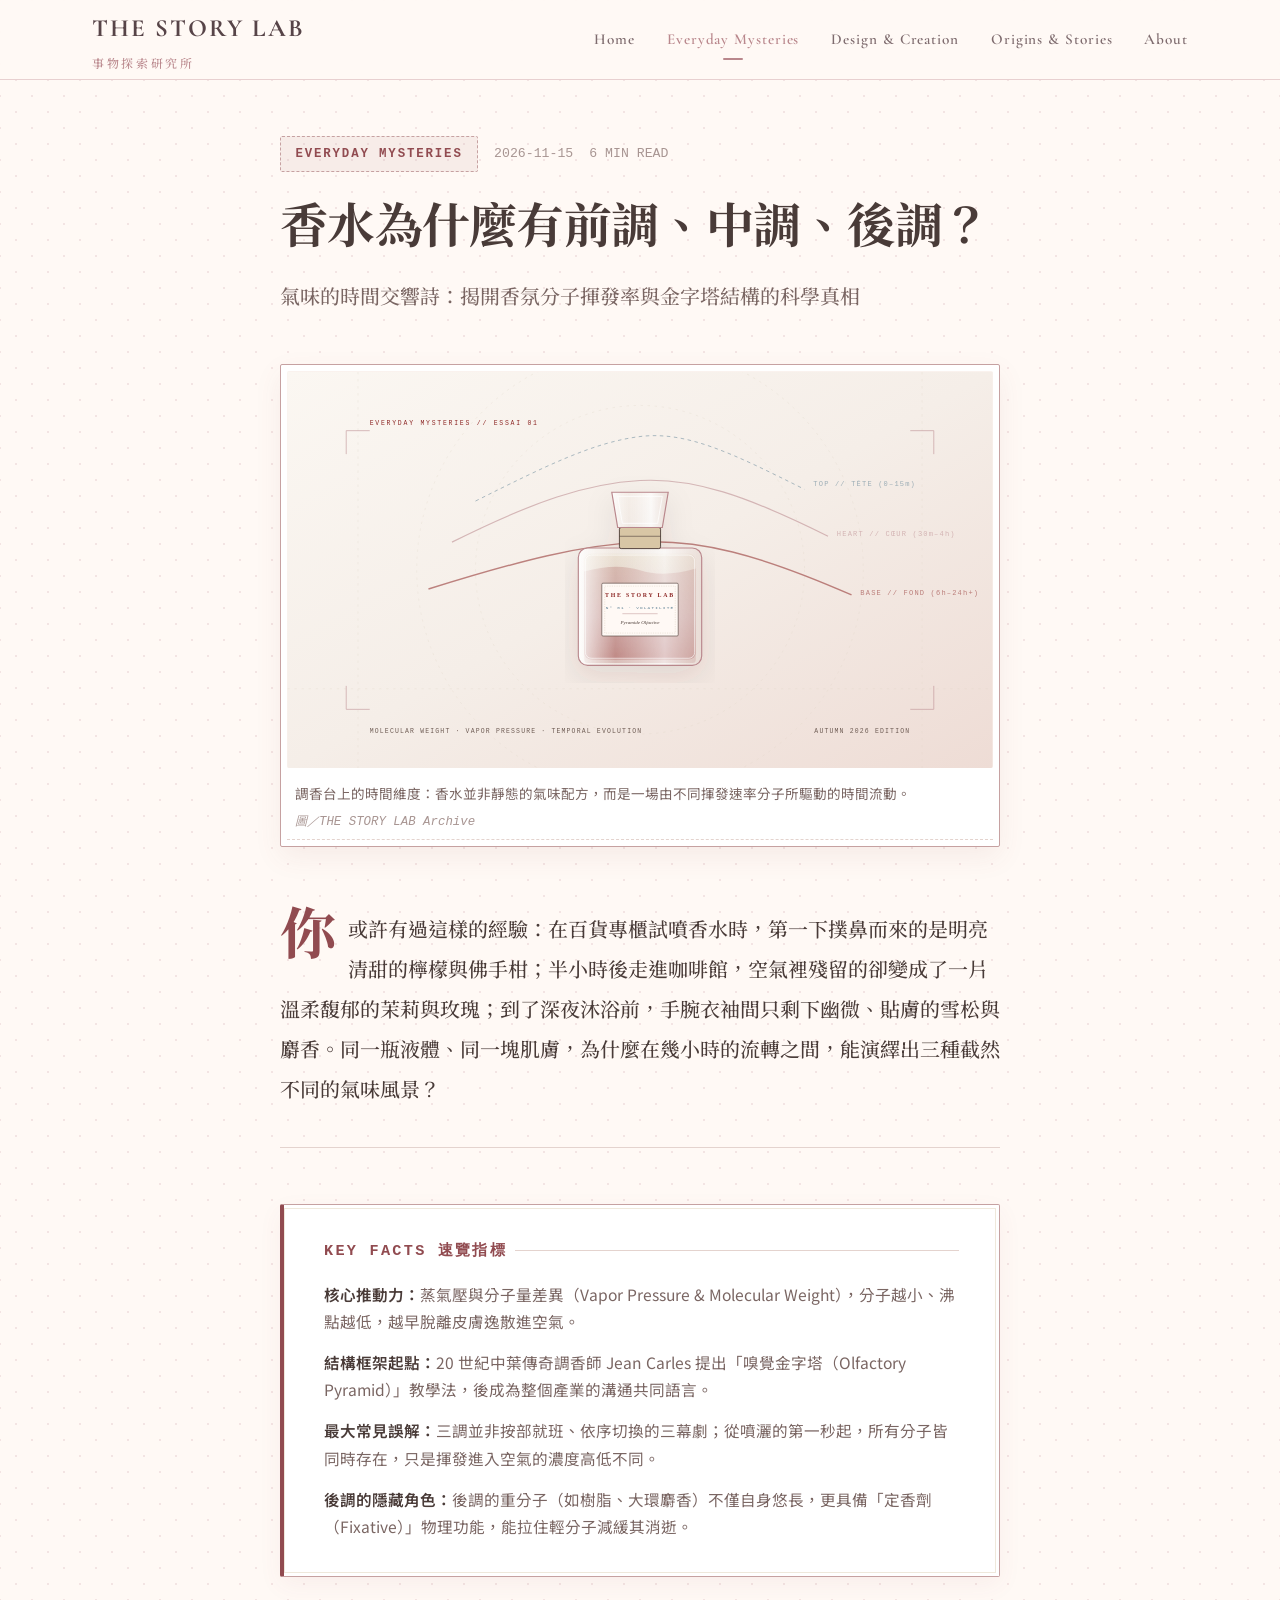
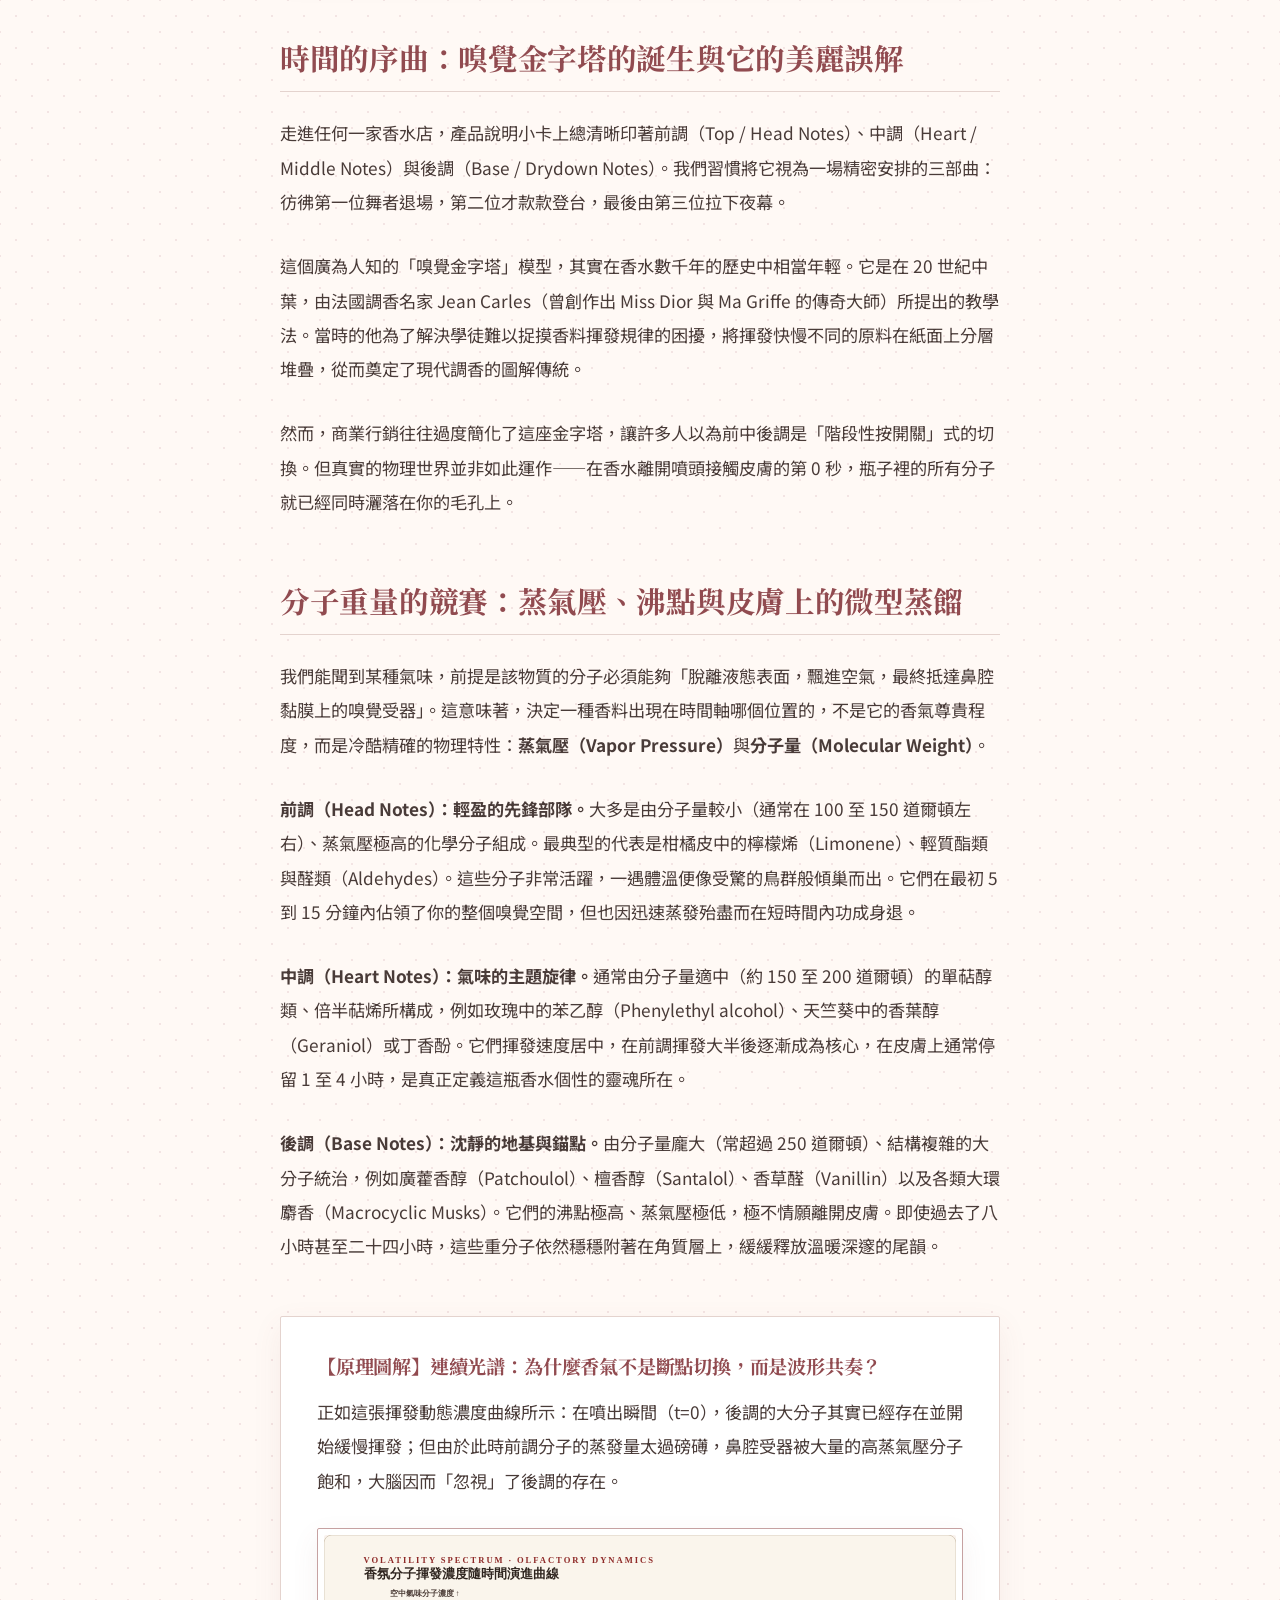
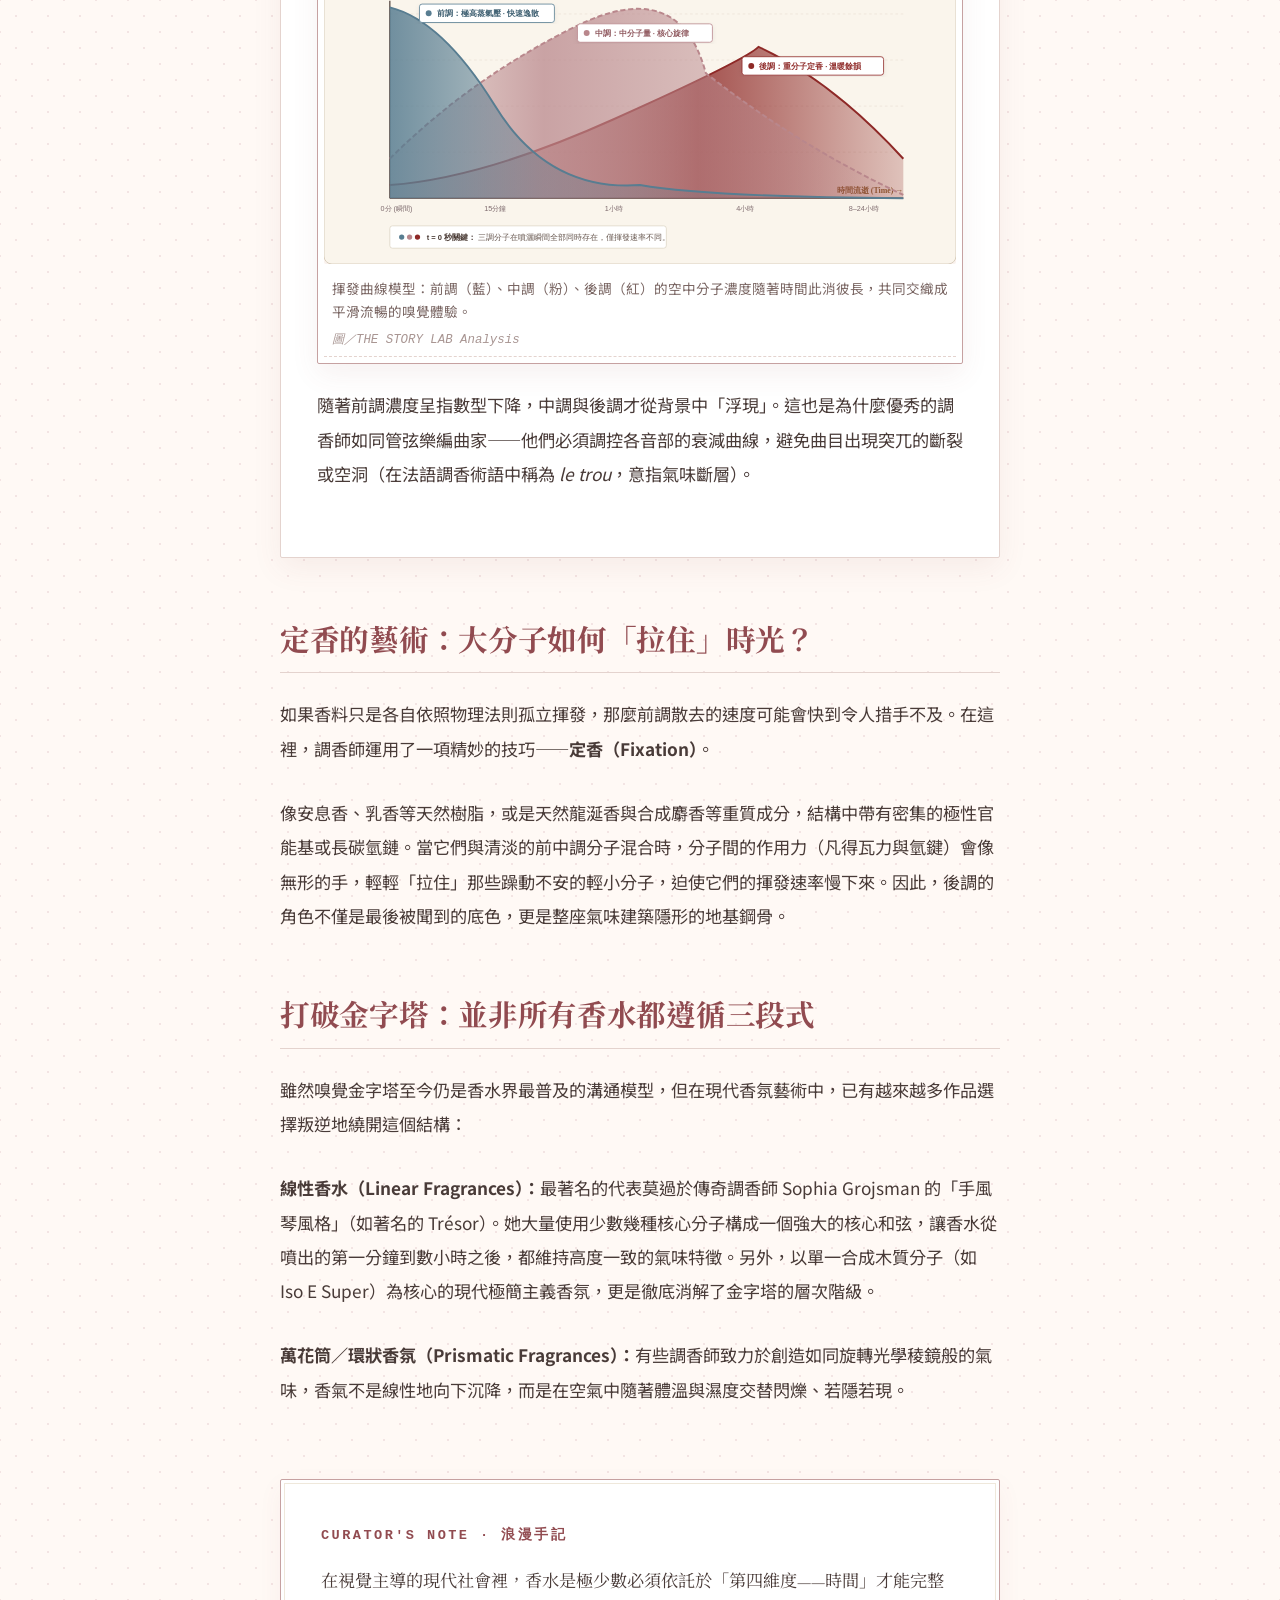
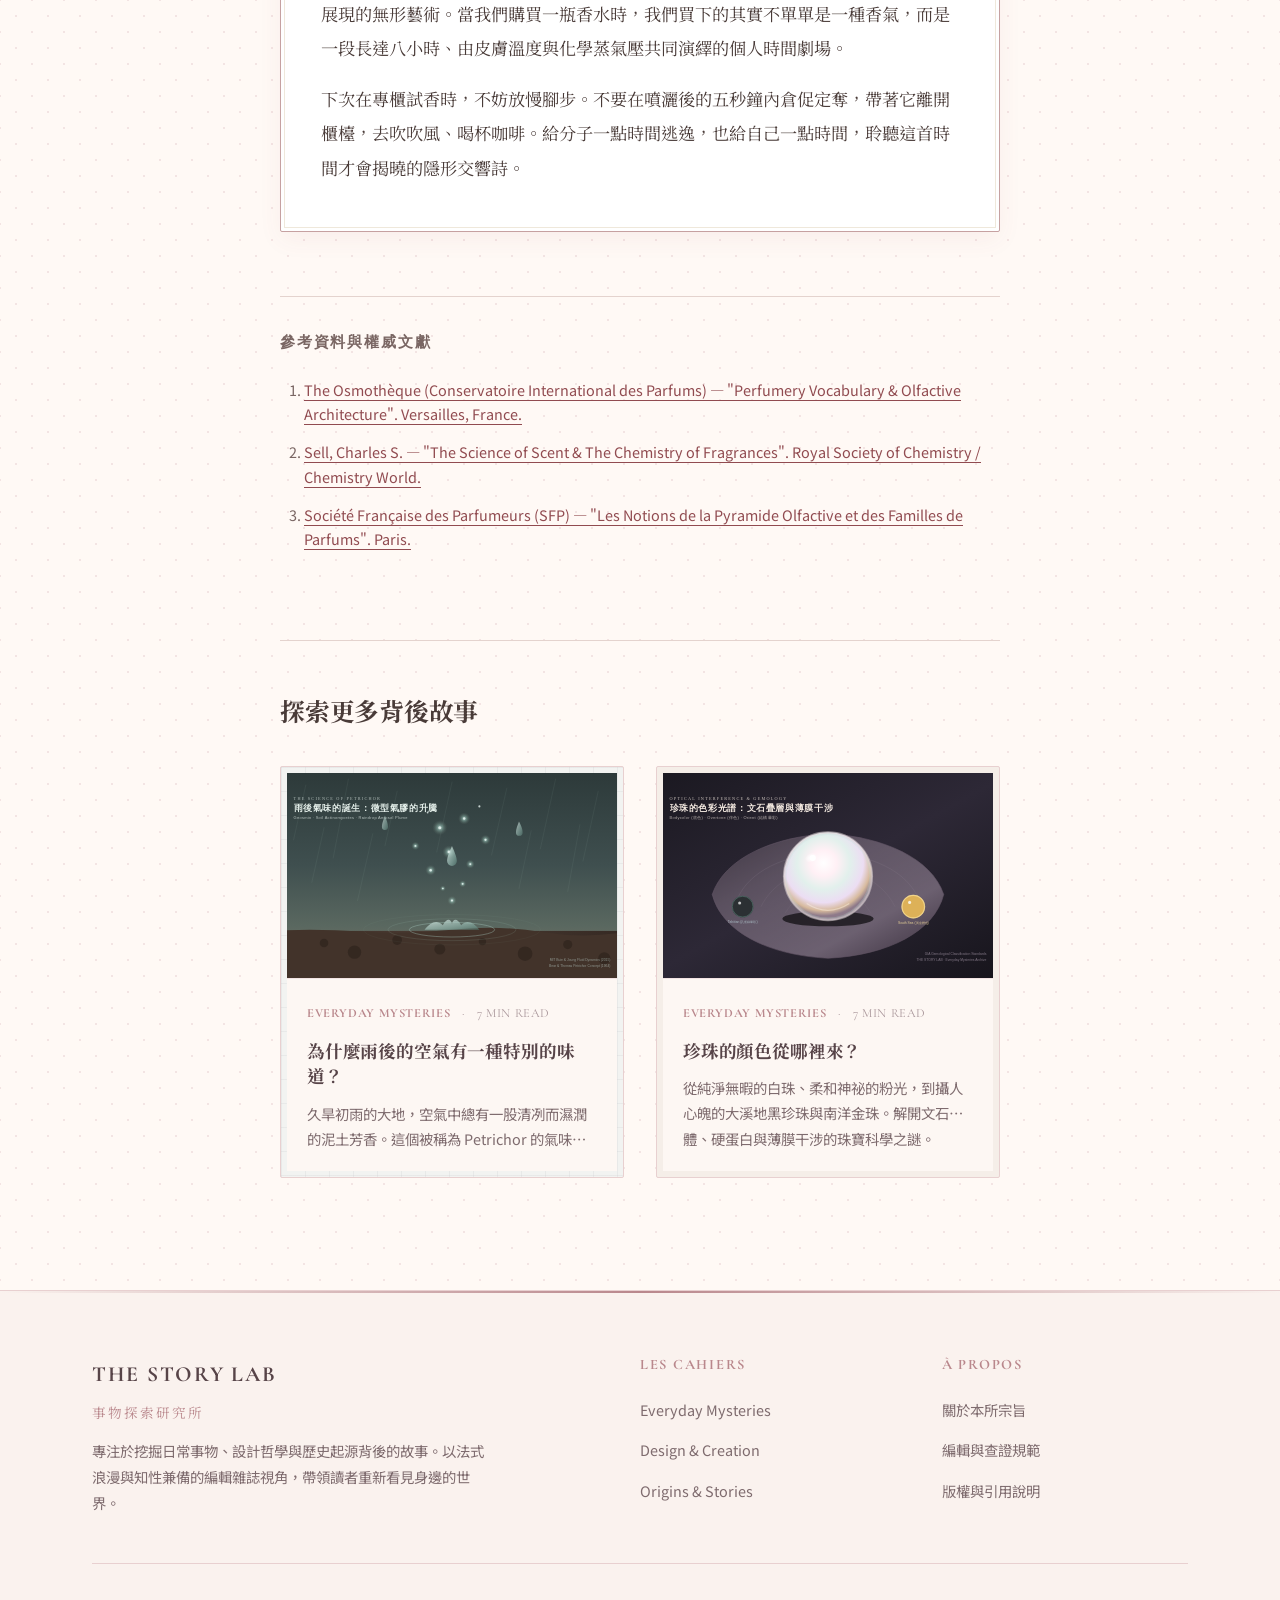
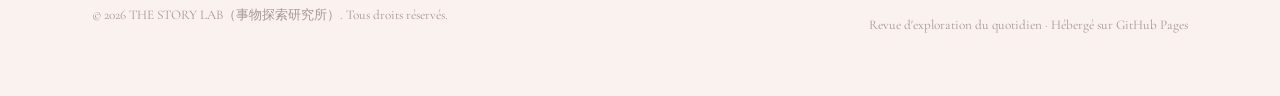
<file: articles/why-perfume-has-top-middle-base-notes.html>
<!DOCTYPE html>
<html lang="zh-Hant">
<head>
  <meta charset="UTF-8">
  <meta name="viewport" content="width=device-width, initial-scale=1.0">
  <title>香水為什麼有前調、中調、後調？ — THE STORY LAB 事物探索研究所</title>
  <meta name="description" content="為什麼同一瓶香水，剛噴上與幾小時後聞起來截然不同？本文從化學蒸氣壓、分子揮發特性與嗅覺金字塔的演變，帶你解開香水氣味在時間軸上流動的科學真相。">

  <!-- 字型引入 -->
  <link rel="preconnect" href="https://fonts.googleapis.com">
  <link rel="preconnect" href="https://fonts.gstatic.com" crossorigin>
  <link href="https://fonts.googleapis.com/css2?family=Cormorant+Garamond:ital,wght@0,400;0,600;0,700;1,400;1,600&family=Noto+Sans+TC:wght@400;500;700&family=Noto+Serif+TC:wght@500;600;700;900&family=Pinyon+Script&family=Playfair+Display:ital,wght@0,600;0,700;1,400&display=swap" rel="stylesheet">

  <!-- 樣式引用（相對路徑） -->
  <link rel="stylesheet" href="../assets/css/style.css">
  <link rel="stylesheet" href="../assets/css/themes.css">
  <link rel="stylesheet" href="../assets/css/article.css">
</head>
<body class="article-page" data-theme="romantic">

  <!-- 1. 全域頁首導覽（統一品牌骨架） -->
  <header class="site-header">
    <div class="container header-container">
      <a href="../index.html" class="brand-logo" aria-label="THE STORY LAB 首頁">
        <span class="brand-en">THE STORY LAB</span>
        <span class="brand-zh">事物探索研究所</span>
      </a>

      <button class="mobile-menu-toggle" aria-label="切換選單" aria-expanded="false">
        <span></span>
        <span></span>
        <span></span>
      </button>

      <nav class="nav-links" aria-label="全站導覽">
        <a href="../index.html">Home</a>
        <a href="../categories/everyday-mysteries.html" class="active">Everyday Mysteries</a>
        <a href="../categories/design-creation.html">Design & Creation</a>
        <a href="../categories/origins-stories.html">Origins & Stories</a>
        <a href="../about.html">About</a>
      </nav>
    </div>
  </header>

  <!-- 文章閱讀進度條 -->
  <div id="read-progress" class="read-progress-bar"></div>

  <!-- 文章主容器 -->
  <main class="article-container">
    <article class="article-content">
      
      <!-- 1. 刊頭區（Article Header） -->
      <header class="article-header">
        <div class="meta-tag-group">
          <a href="../categories/everyday-mysteries.html" class="category-badge">Everyday Mysteries</a>
          <span class="publish-date">2026-11-15</span>
          <span class="read-time">6 MIN READ</span>
        </div>
        <h1 class="article-title">香水為什麼有前調、中調、後調？</h1>
        <p class="article-subtitle">氣味的時間交響詩：揭開香氛分子揮發率與金字塔結構的科學真相</p>
        
        <figure class="featured-figure">
          <img src="../assets/images/articles/why-perfume-has-top-middle-base-notes/cover.svg" alt="香水分子揮發率與時間軸的藝術圖解" class="cover-image">
          <figcaption>
            <span class="caption">調香台上的時間維度：香水並非靜態的氣味配方，而是一場由不同揮發速率分子所驅動的時間流動。</span>
            <span class="credit">圖／THE STORY LAB Archive</span>
          </figcaption>
        </figure>
      </header>

      <!-- 2. 引言區（Opening Hook） -->
      <section class="article-hook">
        <p>你或許有過這樣的經驗：在百貨專櫃試噴香水時，第一下撲鼻而來的是明亮清甜的檸檬與佛手柑；半小時後走進咖啡館，空氣裡殘留的卻變成了一片溫柔馥郁的茉莉與玫瑰；到了深夜沐浴前，手腕衣袖間只剩下幽微、貼膚的雪松與麝香。同一瓶液體、同一塊肌膚，為什麼在幾小時的流轉之間，能演繹出三種截然不同的氣味風景？</p>
      </section>

      <!-- 3. 核心速覽卡（Key Facts Box） -->
      <aside class="key-facts-box">
        <h3 class="box-title">Key Facts 速覽指標</h3>
        <ul class="facts-list">
          <li><strong>核心推動力：</strong>蒸氣壓與分子量差異（Vapor Pressure & Molecular Weight），分子越小、沸點越低，越早脫離皮膚逸散進空氣。</li>
          <li><strong>結構框架起點：</strong>20 世紀中葉傳奇調香師 Jean Carles 提出「嗅覺金字塔（Olfactory Pyramid）」教學法，後成為整個產業的溝通共同語言。</li>
          <li><strong>最大常見誤解：</strong>三調並非按部就班、依序切換的三幕劇；從噴灑的第一秒起，所有分子皆同時存在，只是揮發進入空氣的濃度高低不同。</li>
          <li><strong>後調的隱藏角色：</strong>後調的重分子（如樹脂、大環麝香）不僅自身悠長，更具備「定香劑（Fixative）」物理功能，能拉住輕分子減緩其消逝。</li>
        </ul>
      </aside>

      <!-- 4. 主體故事（Main Story） -->
      <div class="article-body">
        <section>
          <h2>時間的序曲：嗅覺金字塔的誕生與它的美麗誤解</h2>
          <p>
            走進任何一家香水店，產品說明小卡上總清晰印著前調（Top / Head Notes）、中調（Heart / Middle Notes）與後調（Base / Drydown Notes）。我們習慣將它視為一場精密安排的三部曲：彷彿第一位舞者退場，第二位才款款登台，最後由第三位拉下夜幕。
          </p>
          <p>
            這個廣為人知的「嗅覺金字塔」模型，其實在香水數千年的歷史中相當年輕。它是在 20 世紀中葉，由法國調香名家 Jean Carles（曾創作出 Miss Dior 與 Ma Griffe 的傳奇大師）所提出的教學法。當時的他為了解決學徒難以捉摸香料揮發規律的困擾，將揮發快慢不同的原料在紙面上分層堆疊，從而奠定了現代調香的圖解傳統。
          </p>
          <p>
            然而，商業行銷往往過度簡化了這座金字塔，讓許多人以為前中後調是「階段性按開關」式的切換。但真實的物理世界並非如此運作——在香水離開噴頭接觸皮膚的第 0 秒，瓶子裡的所有分子就已經同時灑落在你的毛孔上。
          </p>
        </section>

        <section>
          <h2>分子重量的競賽：蒸氣壓、沸點與皮膚上的微型蒸餾</h2>
          <p>
            我們能聞到某種氣味，前提是該物質的分子必須能夠「脫離液態表面，飄進空氣，最終抵達鼻腔黏膜上的嗅覺受器」。這意味著，決定一種香料出現在時間軸哪個位置的，不是它的香氣尊貴程度，而是冷酷精確的物理特性：<strong>蒸氣壓（Vapor Pressure）</strong>與<strong>分子量（Molecular Weight）</strong>。
          </p>
          <p>
            <strong>前調（Head Notes）：輕盈的先鋒部隊。</strong>大多是由分子量較小（通常在 100 至 150 道爾頓左右）、蒸氣壓極高的化學分子組成。最典型的代表是柑橘皮中的檸檬烯（Limonene）、輕質酯類與醛類（Aldehydes）。這些分子非常活躍，一遇體溫便像受驚的鳥群般傾巢而出。它們在最初 5 到 15 分鐘內佔領了你的整個嗅覺空間，但也因迅速蒸發殆盡而在短時間內功成身退。
          </p>
          <p>
            <strong>中調（Heart Notes）：氣味的主題旋律。</strong>通常由分子量適中（約 150 至 200 道爾頓）的單萜醇類、倍半萜烯所構成，例如玫瑰中的苯乙醇（Phenylethyl alcohol）、天竺葵中的香葉醇（Geraniol）或丁香酚。它們揮發速度居中，在前調揮發大半後逐漸成為核心，在皮膚上通常停留 1 至 4 小時，是真正定義這瓶香水個性的靈魂所在。
          </p>
          <p>
            <strong>後調（Base Notes）：沈靜的地基與錨點。</strong>由分子量龐大（常超過 250 道爾頓）、結構複雜的大分子統治，例如廣藿香醇（Patchoulol）、檀香醇（Santalol）、香草醛（Vanillin）以及各類大環麝香（Macrocyclic Musks）。它們的沸點極高、蒸氣壓極低，極不情願離開皮膚。即使過去了八小時甚至二十四小時，這些重分子依然穩穩附著在角質層上，緩緩釋放溫暖深邃的尾韻。
          </p>
        </section>

        <!-- 選用特殊內容模組：原理圖解盒（How It Works） -->
        <div class="module-how-it-works">
          <h4>【原理圖解】連續光譜：為什麼香氣不是斷點切換，而是波形共奏？</h4>
          <p>
            正如這張揮發動態濃度曲線所示：在噴出瞬間（t=0），後調的大分子其實已經存在並開始緩慢揮發；但由於此時前調分子的蒸發量太過磅礡，鼻腔受器被大量的高蒸氣壓分子飽和，大腦因而「忽視」了後調的存在。
          </p>
          <figure class="article-figure" style="margin: 1.5rem 0;">
            <img src="../assets/images/articles/why-perfume-has-top-middle-base-notes/figure-1.svg" alt="氣味分子揮發濃度隨時間變化的連續曲線圖">
            <figcaption>
              <span class="caption">揮發曲線模型：前調（藍）、中調（粉）、後調（紅）的空中分子濃度隨著時間此消彼長，共同交織成平滑流暢的嗅覺體驗。</span>
              <span class="credit">圖／THE STORY LAB Analysis</span>
            </figcaption>
          </figure>
          <p>
            隨著前調濃度呈指數型下降，中調與後調才從背景中「浮現」。這也是為什麼優秀的調香師如同管弦樂編曲家——他們必須調控各音部的衰減曲線，避免曲目出現突兀的斷裂或空洞（在法語調香術語中稱為 <em>le trou</em>，意指氣味斷層）。
          </p>
        </div>

        <section>
          <h2>定香的藝術：大分子如何「拉住」時光？</h2>
          <p>
            如果香料只是各自依照物理法則孤立揮發，那麼前調散去的速度可能會快到令人措手不及。在這裡，調香師運用了一項精妙的技巧——<strong>定香（Fixation）</strong>。
          </p>
          <p>
            像安息香、乳香等天然樹脂，或是天然龍涎香與合成麝香等重質成分，結構中帶有密集的極性官能基或長碳氫鏈。當它們與清淡的前中調分子混合時，分子間的作用力（凡得瓦力與氫鍵）會像無形的手，輕輕「拉住」那些躁動不安的輕小分子，迫使它們的揮發速率慢下來。因此，後調的角色不僅是最後被聞到的底色，更是整座氣味建築隱形的地基鋼骨。
          </p>
        </section>

        <section>
          <h2>打破金字塔：並非所有香水都遵循三段式</h2>
          <p>
            雖然嗅覺金字塔至今仍是香水界最普及的溝通模型，但在現代香氛藝術中，已有越來越多作品選擇叛逆地繞開這個結構：
          </p>
          <p>
            <strong>線性香水（Linear Fragrances）：</strong>最著名的代表莫過於傳奇調香師 Sophia Grojsman 的「手風琴風格」（如著名的 Trésor）。她大量使用少數幾種核心分子構成一個強大的核心和弦，讓香水從噴出的第一分鐘到數小時之後，都維持高度一致的氣味特徵。另外，以單一合成木質分子（如 Iso E Super）為核心的現代極簡主義香氛，更是徹底消解了金字塔的層次階級。
          </p>
          <p>
            <strong>萬花筒／環狀香氛（Prismatic Fragrances）：</strong>有些調香師致力於創造如同旋轉光學稜鏡般的氣味，香氣不是線性地向下沉降，而是在空氣中隨著體溫與濕度交替閃爍、若隱若現。
          </p>
        </section>
      </div>

      <!-- 5. 探索者筆記（Curator's Note） -->
      <section class="curator-note">
        <p>
          在視覺主導的現代社會裡，香水是極少數必須依託於「第四維度——時間」才能完整展現的無形藝術。當我們購買一瓶香水時，我們買下的其實不單單是一種香氣，而是一段長達八小時、由皮膚溫度與化學蒸氣壓共同演繹的個人時間劇場。
        </p>
        <p style="margin-top: 1rem;">
          下次在專櫃試香時，不妨放慢腳步。不要在噴灑後的五秒鐘內倉促定奪，帶著它離開櫃檯，去吹吹風、喝杯咖啡。給分子一點時間逃逸，也給自己一點時間，聆聽這首時間才會揭曉的隱形交響詩。
        </p>
      </section>

      <!-- 6. 參考資料（References） -->
      <footer class="article-references">
        <h3>參考資料與權威文獻</h3>
        <ol class="references-list">
          <li>
            <a href="https://www.osmotheque.fr/en/perfumery-vocabulary/" target="_blank" rel="noopener noreferrer">The Osmothèque (Conservatoire International des Parfums) — "Perfumery Vocabulary & Olfactive Architecture". Versailles, France.</a>
          </li>
          <li>
            <a href="https://www.chemistryworld.com/features/the-science-of-scent/3007817.article" target="_blank" rel="noopener noreferrer">Sell, Charles S. — "The Science of Scent & The Chemistry of Fragrances". Royal Society of Chemistry / Chemistry World.</a>
          </li>
          <li>
            <a href="https://www.parfumeurs-createurs.org/" target="_blank" rel="noopener noreferrer">Société Française des Parfumeurs (SFP) — "Les Notions de la Pyramide Olfactive et des Familles de Parfums". Paris.</a>
          </li>
        </ol>
      </footer>
    </article>

    <!-- 相關文章推薦（由 article.js 自動依 articles.json 填入） -->
    <aside class="related-articles-section">
      <h3>探索更多背後故事</h3>
      <div id="related-posts" class="related-grid"></div>
    </aside>
  </main>

  <!-- 全域頁尾（統一品牌骨架） -->
  <footer class="site-footer">
    <div class="container">
      <div class="footer-top">
        <div class="footer-brand">
          <div class="brand-en">THE STORY LAB</div>
          <div style="font-family: var(--font-serif-zh); font-size: 0.85rem; letter-spacing: 0.15em; color: var(--color-accent); margin-bottom: 0.85rem;">事物探索研究所</div>
          <p class="brand-desc">
            專注於挖掘日常事物、設計哲學與歷史起源背後的故事。以法式浪漫與知性兼備的編輯雜誌視角，帶領讀者重新看見身邊的世界。
          </p>
        </div>

        <div>
          <h3 class="footer-col-title">Les Cahiers</h3>
          <ul class="footer-links">
            <li><a href="../categories/everyday-mysteries.html">Everyday Mysteries</a></li>
            <li><a href="../categories/design-creation.html">Design & Creation</a></li>
            <li><a href="../categories/origins-stories.html">Origins & Stories</a></li>
          </ul>
        </div>

        <div>
          <h3 class="footer-col-title">À Propos</h3>
          <ul class="footer-links">
            <li><a href="../about.html">關於本所宗旨</a></li>
            <li><a href="../about.html#ethics">編輯與查證規範</a></li>
            <li><a href="../about.html#license">版權與引用說明</a></li>
          </ul>
        </div>
      </div>

      <div class="footer-bottom">
        <p>© 2026 THE STORY LAB（事物探索研究所）. Tous droits réservés.</p>
        <p>Revue d'exploration du quotidien · Hébergé sur GitHub Pages</p>
      </div>
    </div>
  </footer>

  <!-- 腳本引入（相對路徑） -->
  <script src="../assets/js/article.js"></script>
</body>
</html>
</file>
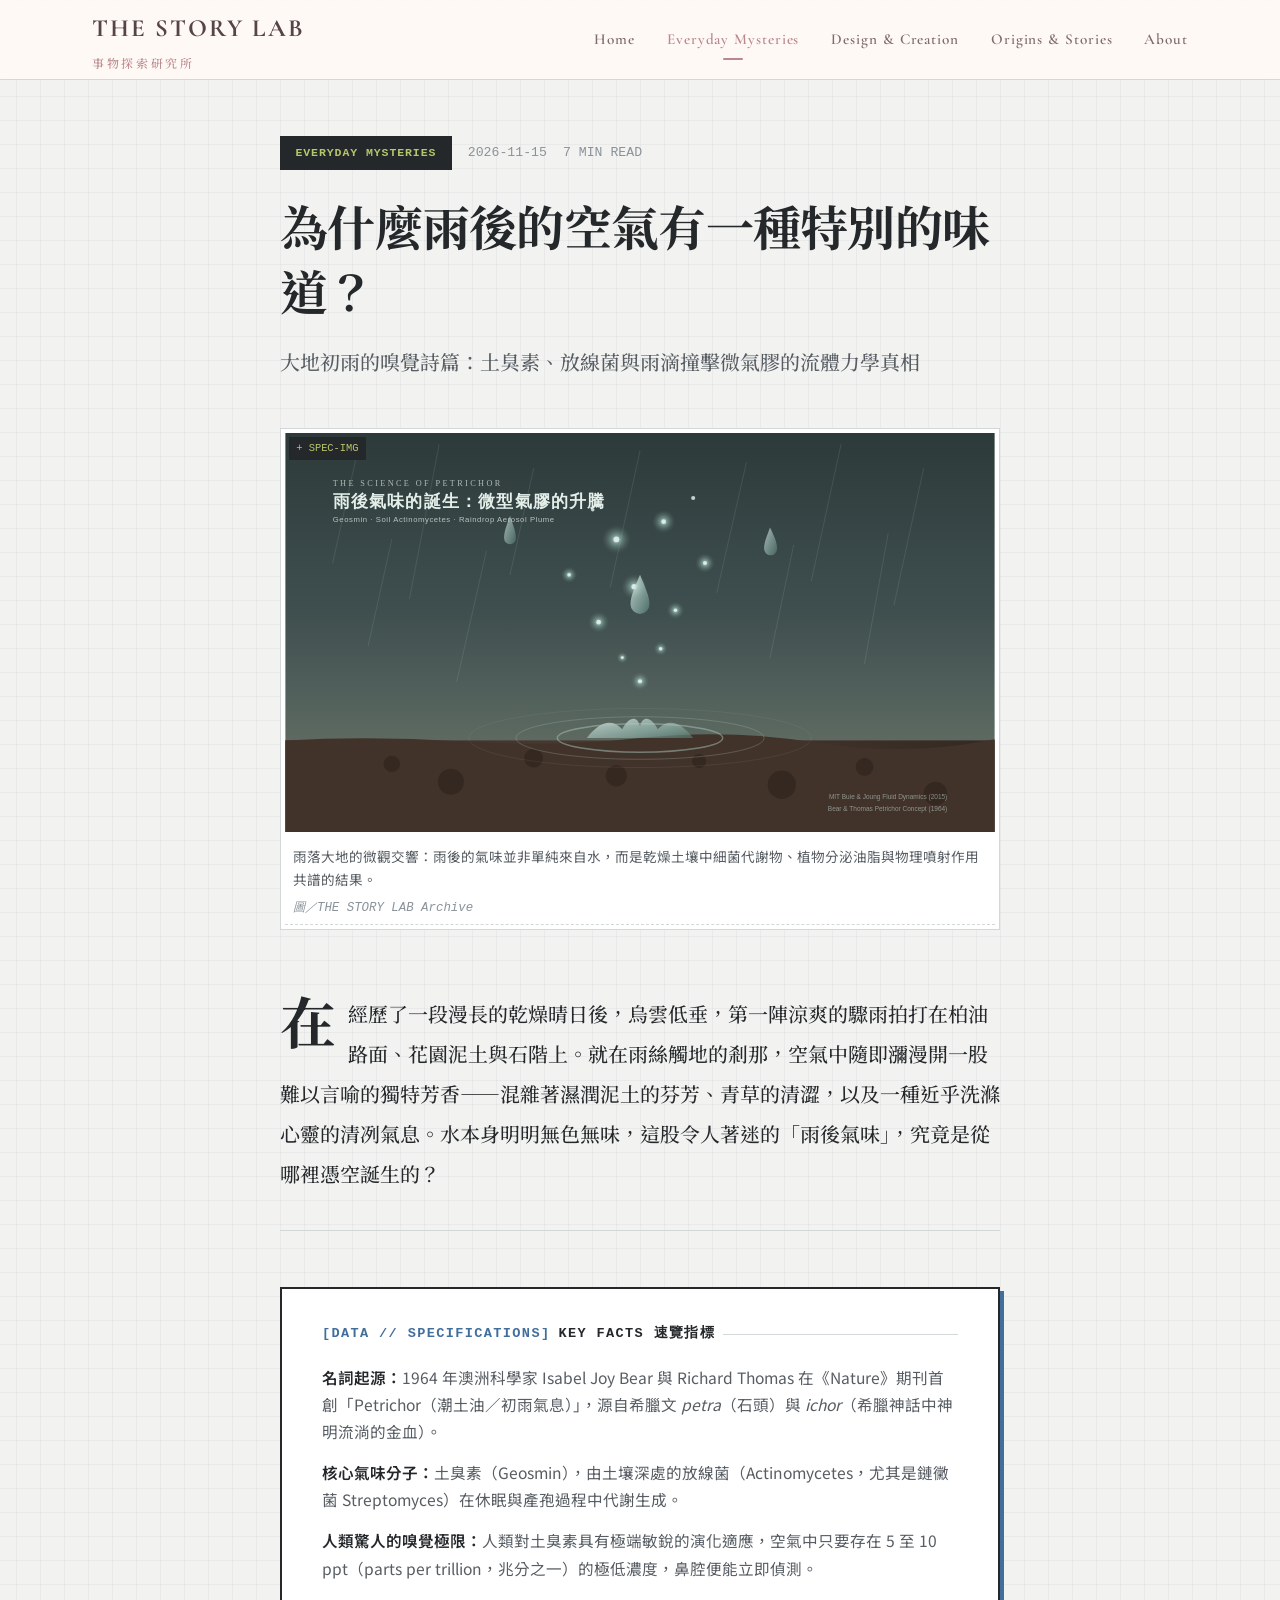
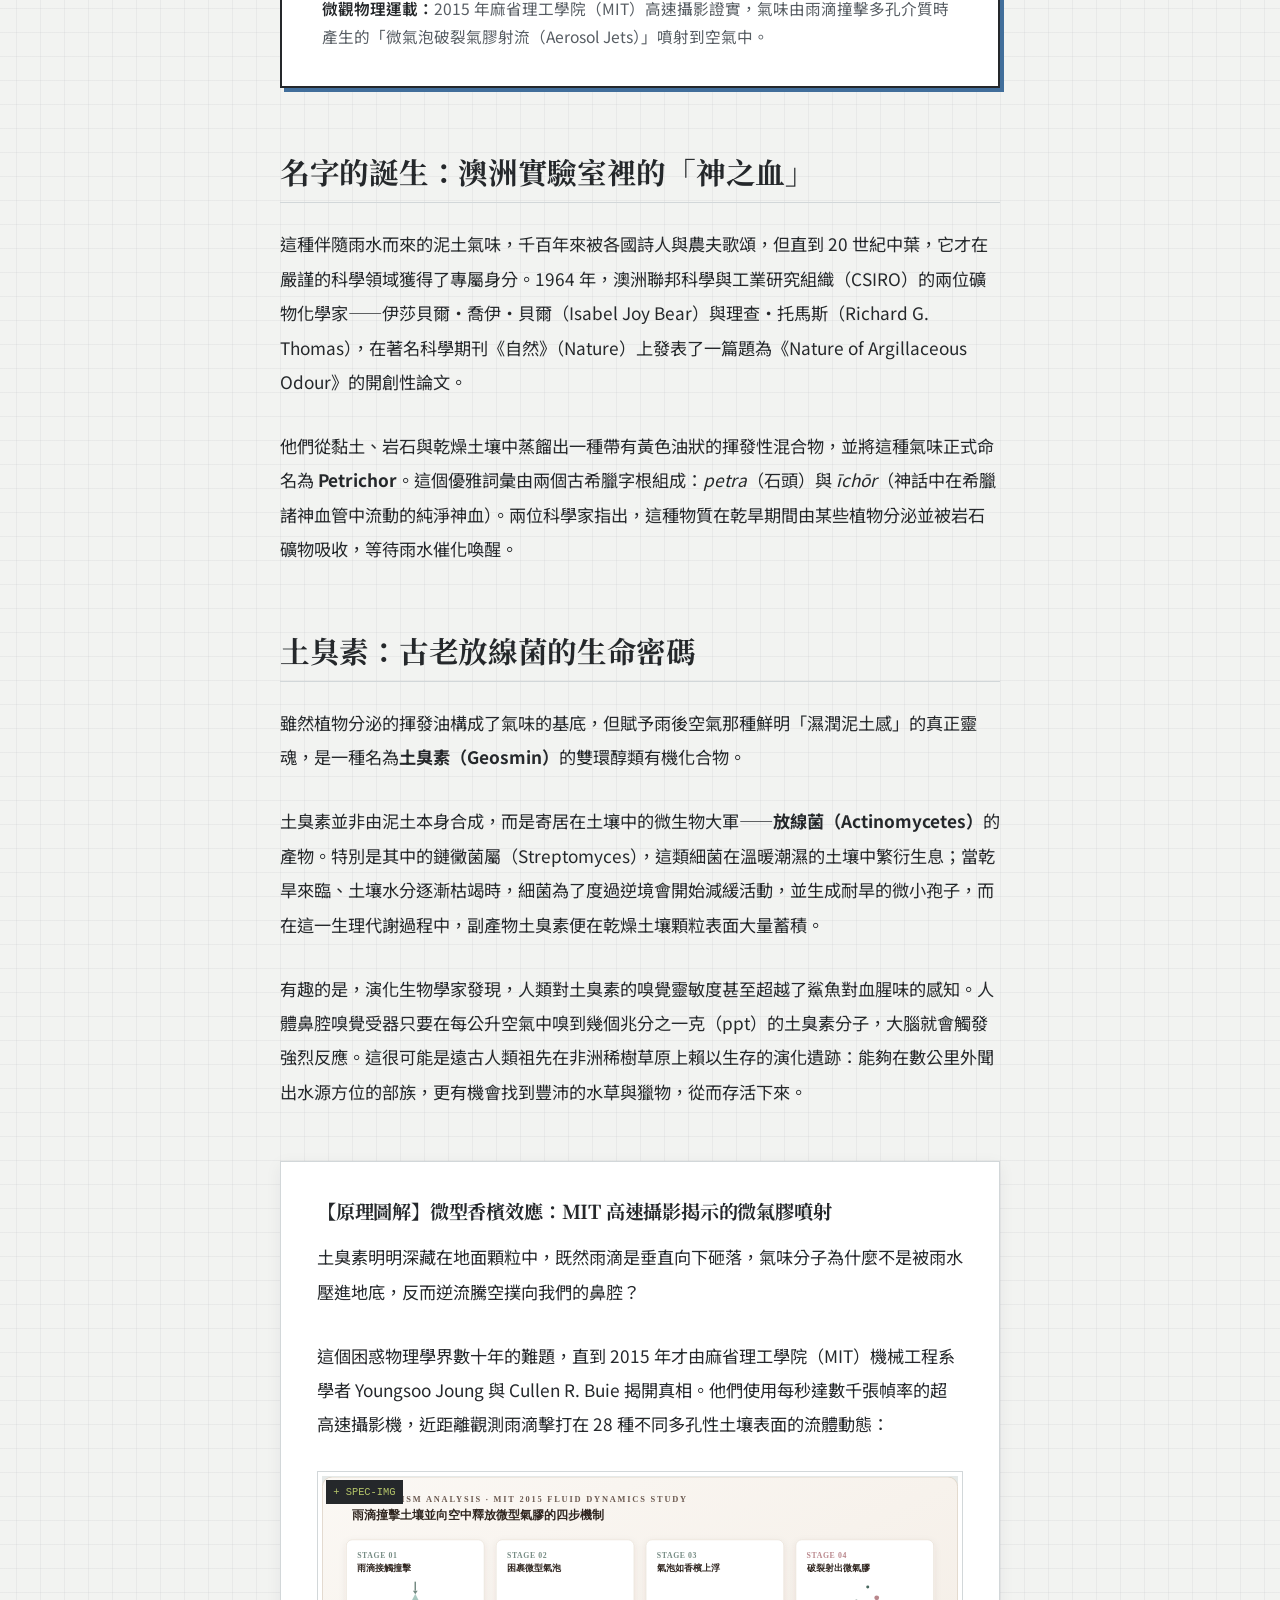
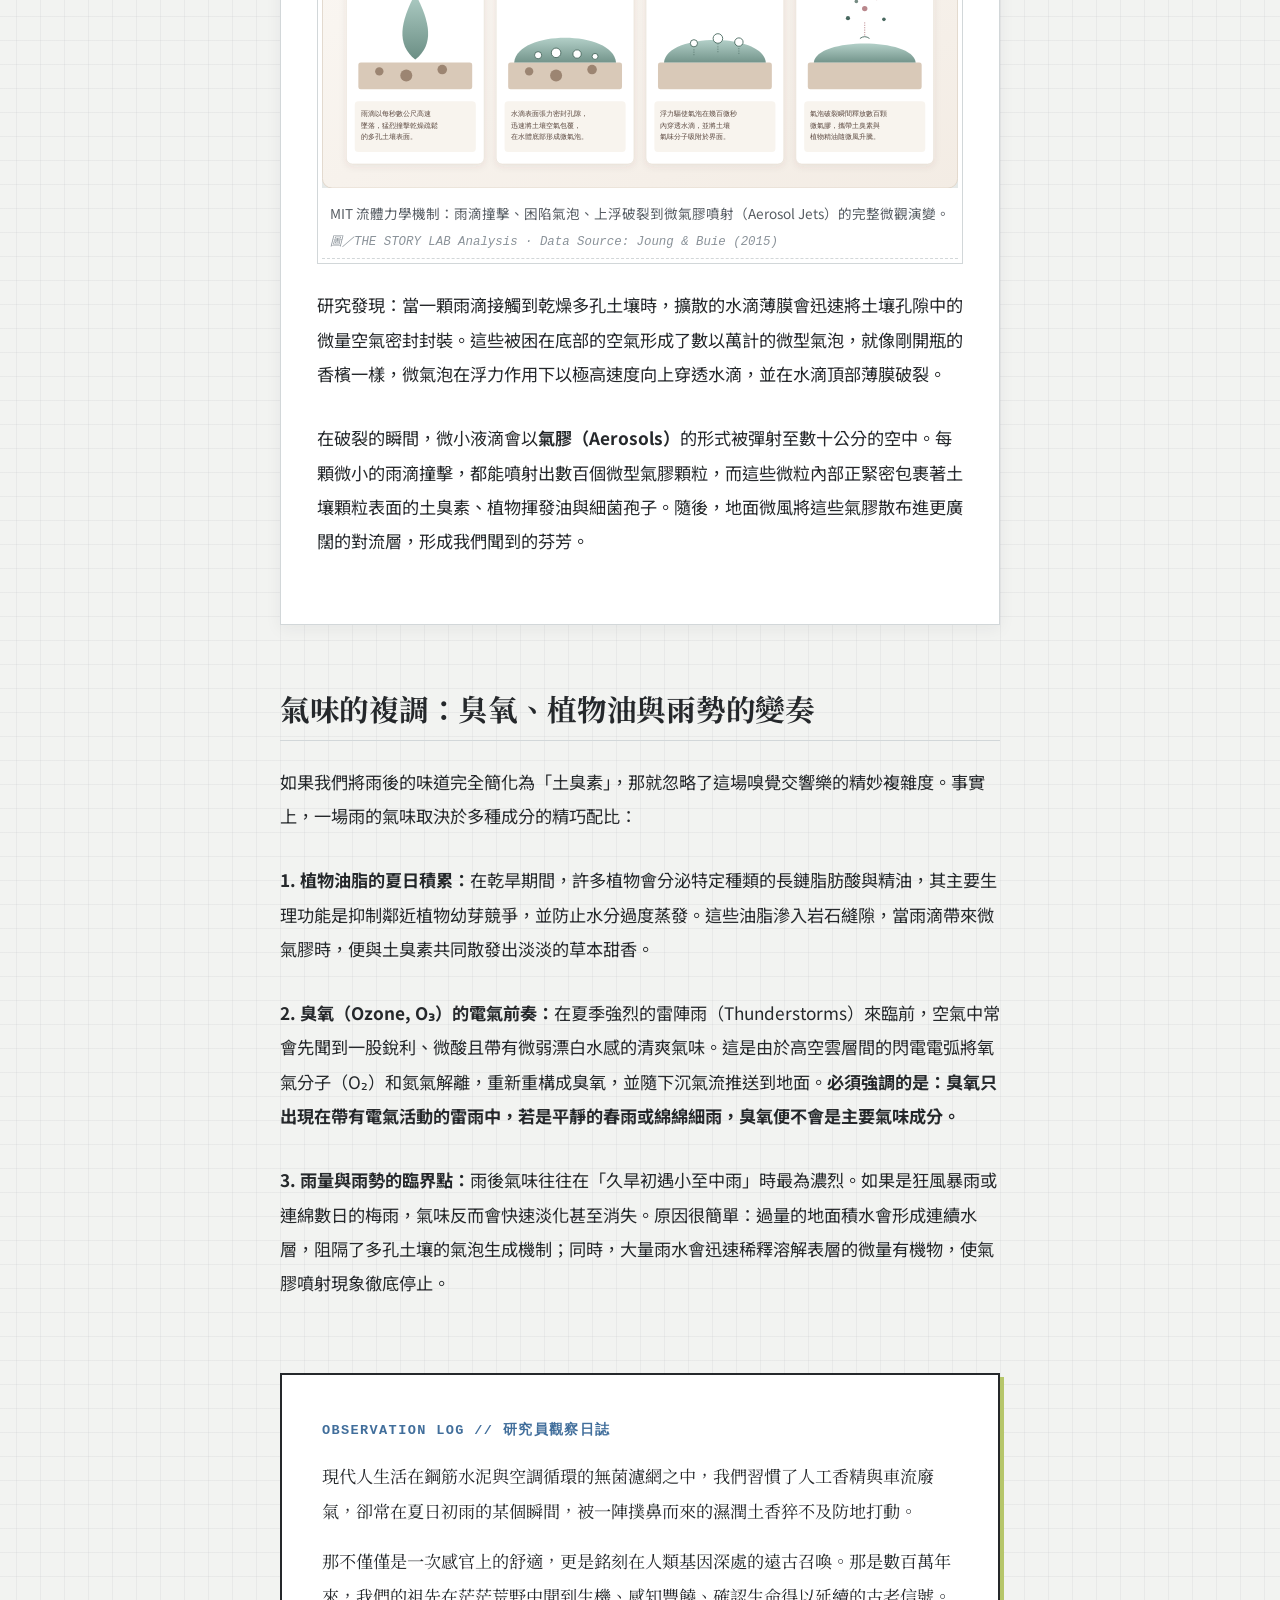
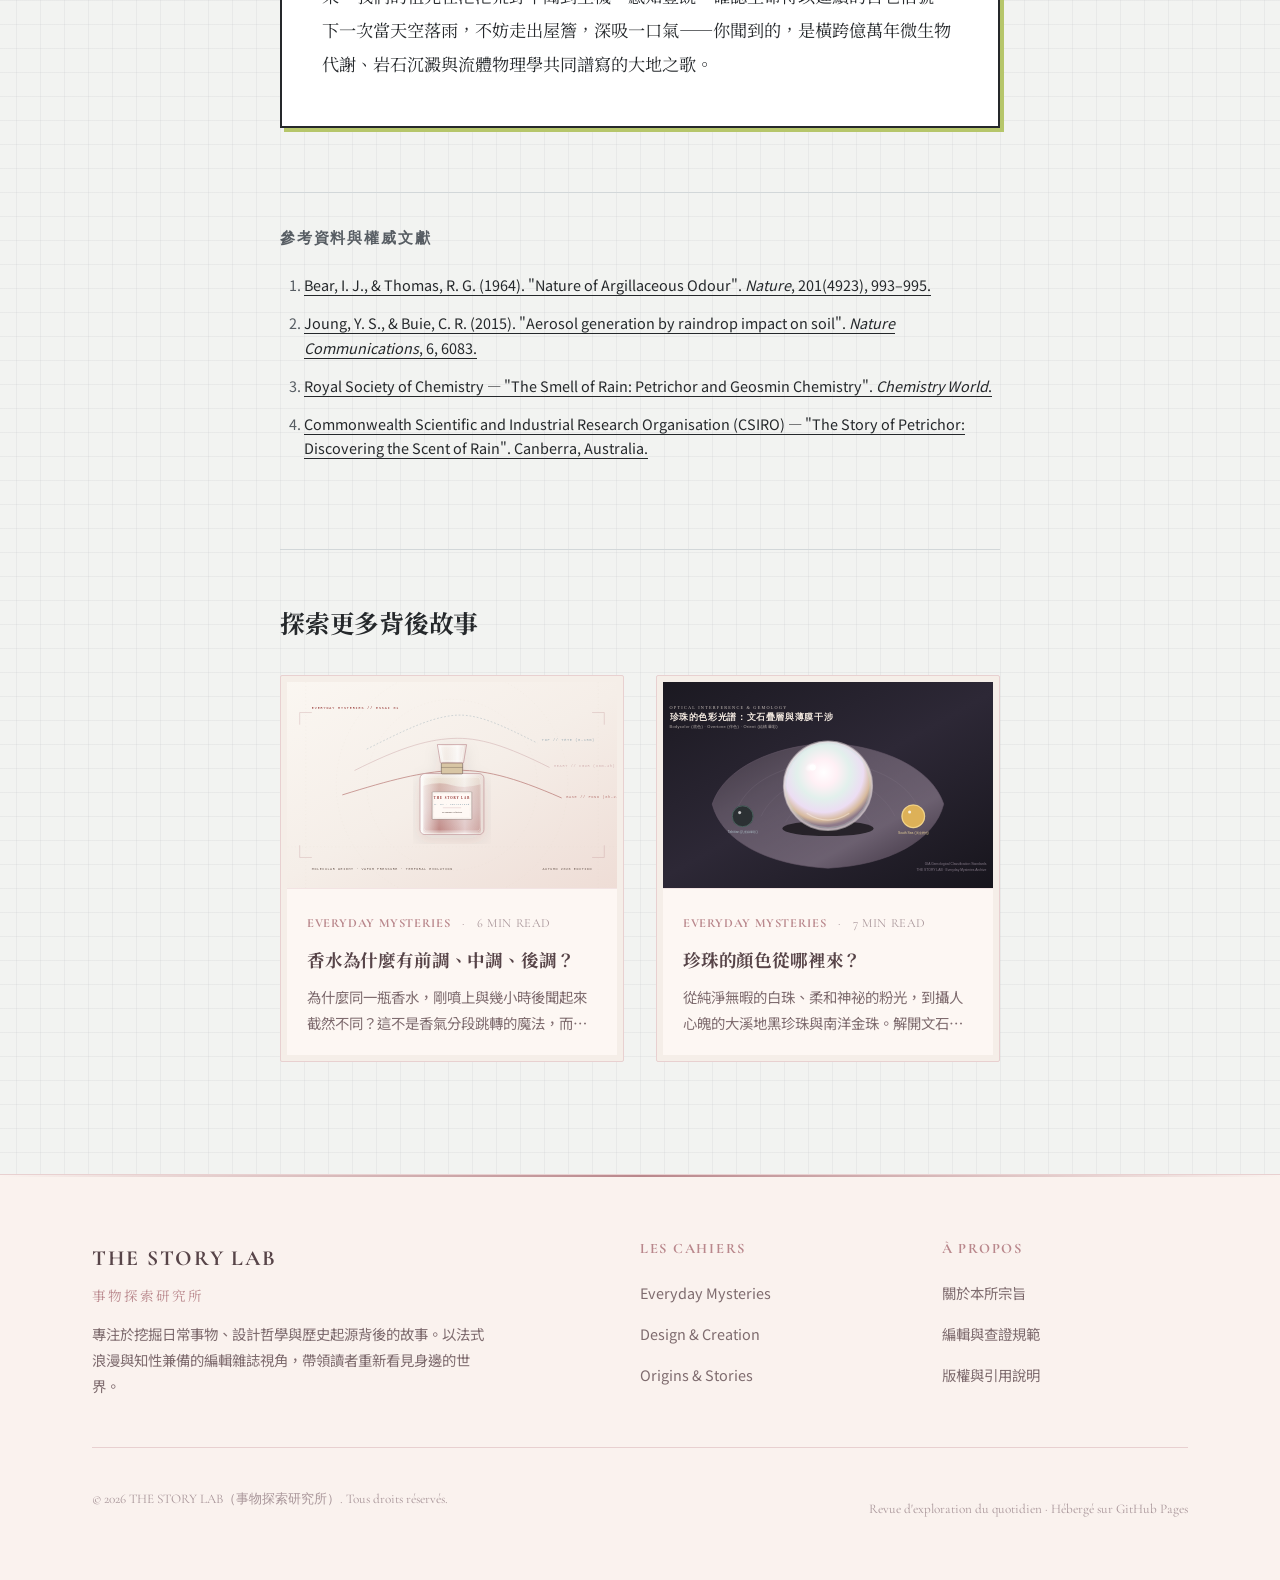
<file: articles/why-rain-has-a-distinctive-smell.html>
<!DOCTYPE html>
<html lang="zh-Hant">
<head>
  <meta charset="UTF-8">
  <meta name="viewport" content="width=device-width, initial-scale=1.0">
  <title>為什麼雨後的空氣有一種特別的味道？ — THE STORY LAB 事物探索研究所</title>
  <meta name="description" content="久旱初雨的大地，空氣中總有一股清冽而濕潤的泥土芳香。這個被稱為 Petrichor 的氣味究竟從何而來？本文揭開放線菌、土臭素與麻省理工學院高速攝影下的微型氣膠噴射真相。">

  <!-- 字型引入 -->
  <link rel="preconnect" href="https://fonts.googleapis.com">
  <link rel="preconnect" href="https://fonts.gstatic.com" crossorigin>
  <link href="https://fonts.googleapis.com/css2?family=Cormorant+Garamond:ital,wght@0,400;0,600;0,700;1,400;1,600&family=Noto+Sans+TC:wght@400;500;700&family=Noto+Serif+TC:wght@500;600;700;900&family=Pinyon+Script&family=Playfair+Display:ital,wght@0,600;0,700;1,400&display=swap" rel="stylesheet">

  <!-- 樣式引用（相對路徑） -->
  <link rel="stylesheet" href="../assets/css/style.css">
  <link rel="stylesheet" href="../assets/css/themes.css">
  <link rel="stylesheet" href="../assets/css/article.css">
</head>
<body class="article-page" data-theme="experimental">

  <!-- 全域頁首導覽 -->
  <header class="site-header">
    <div class="container header-container">
      <a href="../index.html" class="brand-logo" aria-label="THE STORY LAB 首頁">
        <span class="brand-en">THE STORY LAB</span>
        <span class="brand-zh">事物探索研究所</span>
      </a>

      <button class="mobile-menu-toggle" aria-label="切換選單" aria-expanded="false">
        <span></span>
        <span></span>
        <span></span>
      </button>

      <nav class="nav-links" aria-label="全站導覽">
        <a href="../index.html">Home</a>
        <a href="../categories/everyday-mysteries.html" class="active">Everyday Mysteries</a>
        <a href="../categories/design-creation.html">Design & Creation</a>
        <a href="../categories/origins-stories.html">Origins & Stories</a>
        <a href="../about.html">About</a>
      </nav>
    </div>
  </header>

  <!-- 文章閱讀進度條 -->
  <div id="read-progress" class="read-progress-bar"></div>

  <!-- 文章主容器 -->
  <main class="article-container">
    <article class="article-content">
      
      <!-- 1. 刊頭區（Article Header） -->
      <header class="article-header">
        <div class="meta-tag-group">
          <a href="../categories/everyday-mysteries.html" class="category-badge">Everyday Mysteries</a>
          <span class="publish-date">2026-11-15</span>
          <span class="read-time">7 MIN READ</span>
        </div>
        <h1 class="article-title">為什麼雨後的空氣有一種特別的味道？</h1>
        <p class="article-subtitle">大地初雨的嗅覺詩篇：土臭素、放線菌與雨滴撞擊微氣膠的流體力學真相</p>
        
        <figure class="featured-figure">
          <img src="../assets/images/articles/why-rain-has-a-distinctive-smell/cover.svg" alt="雨滴墜落泥土釋放微型氣膠的藝術插圖" class="cover-image">
          <figcaption>
            <span class="caption">雨落大地的微觀交響：雨後的氣味並非單純來自水，而是乾燥土壤中細菌代謝物、植物分泌油脂與物理噴射作用共譜的結果。</span>
            <span class="credit">圖／THE STORY LAB Archive</span>
          </figcaption>
        </figure>
      </header>

      <!-- 2. 引言區（Opening Hook） -->
      <section class="article-hook">
        <p>
          在經歷了一段漫長的乾燥晴日後，烏雲低垂，第一陣涼爽的驟雨拍打在柏油路面、花園泥土與石階上。就在雨絲觸地的剎那，空氣中隨即瀰漫開一股難以言喻的獨特芳香——混雜著濕潤泥土的芬芳、青草的清澀，以及一種近乎洗滌心靈的清冽氣息。水本身明明無色無味，這股令人著迷的「雨後氣味」，究竟是從哪裡憑空誕生的？
        </p>
      </section>

      <!-- 3. 核心速覽卡（Key Facts Box） -->
      <aside class="key-facts-box">
        <h3 class="box-title">Key Facts 速覽指標</h3>
        <ul class="facts-list">
          <li><strong>名詞起源：</strong>1964 年澳洲科學家 Isabel Joy Bear 與 Richard Thomas 在《Nature》期刊首創「Petrichor（潮土油／初雨氣息）」，源自希臘文 <em>petra</em>（石頭）與 <em>ichor</em>（希臘神話中神明流淌的金血）。</li>
          <li><strong>核心氣味分子：</strong>土臭素（Geosmin），由土壤深處的放線菌（Actinomycetes，尤其是鏈黴菌 Streptomyces）在休眠與產孢過程中代謝生成。</li>
          <li><strong>人類驚人的嗅覺極限：</strong>人類對土臭素具有極端敏銳的演化適應，空氣中只要存在 5 至 10 ppt（parts per trillion，兆分之一）的極低濃度，鼻腔便能立即偵測。</li>
          <li><strong>微觀物理運載：</strong>2015 年麻省理工學院（MIT）高速攝影證實，氣味由雨滴撞擊多孔介質時產生的「微氣泡破裂氣膠射流（Aerosol Jets）」噴射到空氣中。</li>
        </ul>
      </aside>

      <!-- 4. 主體故事（Main Story） -->
      <div class="article-body">
        <section>
          <h2>名字的誕生：澳洲實驗室裡的「神之血」</h2>
          <p>
            這種伴隨雨水而來的泥土氣味，千百年來被各國詩人與農夫歌頌，但直到 20 世紀中葉，它才在嚴謹的科學領域獲得了專屬身分。1964 年，澳洲聯邦科學與工業研究組織（CSIRO）的兩位礦物化學家——伊莎貝爾·喬伊·貝爾（Isabel Joy Bear）與理查·托馬斯（Richard G. Thomas），在著名科學期刊《自然》（Nature）上發表了一篇題為《Nature of Argillaceous Odour》的開創性論文。
          </p>
          <p>
            他們從黏土、岩石與乾燥土壤中蒸餾出一種帶有黃色油狀的揮發性混合物，並將這種氣味正式命名為 <strong>Petrichor</strong>。這個優雅詞彙由兩個古希臘字根組成：<em>petra</em>（石頭）與 <em>īchōr</em>（神話中在希臘諸神血管中流動的純淨神血）。兩位科學家指出，這種物質在乾旱期間由某些植物分泌並被岩石礦物吸收，等待雨水催化喚醒。
          </p>
        </section>

        <section>
          <h2>土臭素：古老放線菌的生命密碼</h2>
          <p>
            雖然植物分泌的揮發油構成了氣味的基底，但賦予雨後空氣那種鮮明「濕潤泥土感」的真正靈魂，是一種名為<strong>土臭素（Geosmin）</strong>的雙環醇類有機化合物。
          </p>
          <p>
            土臭素並非由泥土本身合成，而是寄居在土壤中的微生物大軍——<strong>放線菌（Actinomycetes）</strong>的產物。特別是其中的鏈黴菌屬（Streptomyces），這類細菌在溫暖潮濕的土壤中繁衍生息；當乾旱來臨、土壤水分逐漸枯竭時，細菌為了度過逆境會開始減緩活動，並生成耐旱的微小孢子，而在這一生理代謝過程中，副產物土臭素便在乾燥土壤顆粒表面大量蓄積。
          </p>
          <p>
            有趣的是，演化生物學家發現，人類對土臭素的嗅覺靈敏度甚至超越了鯊魚對血腥味的感知。人體鼻腔嗅覺受器只要在每公升空氣中嗅到幾個兆分之一克（ppt）的土臭素分子，大腦就會觸發強烈反應。這很可能是遠古人類祖先在非洲稀樹草原上賴以生存的演化遺跡：能夠在數公里外聞出水源方位的部族，更有機會找到豐沛的水草與獵物，從而存活下來。
          </p>
        </section>

        <!-- 特殊內容模組：原理圖解盒（How It Works） -->
        <div class="module-how-it-works">
          <h4>【原理圖解】微型香檳效應：MIT 高速攝影揭示的微氣膠噴射</h4>
          <p>
            土臭素明明深藏在地面顆粒中，既然雨滴是垂直向下砸落，氣味分子為什麼不是被雨水壓進地底，反而逆流騰空撲向我們的鼻腔？
          </p>
          <p>
            這個困惑物理學界數十年的難題，直到 2015 年才由麻省理工學院（MIT）機械工程系學者 Youngsoo Joung 與 Cullen R. Buie 揭開真相。他們使用每秒達數千張幀率的超高速攝影機，近距離觀測雨滴擊打在 28 種不同多孔性土壤表面的流體動態：
          </p>

          <figure class="article-figure" style="margin: 1.5rem 0;">
            <img src="../assets/images/articles/why-rain-has-a-distinctive-smell/figure-1.svg" alt="雨滴接觸多孔土壤釋放微氣泡氣膠的四步機制圖">
            <figcaption>
              <span class="caption">MIT 流體力學機制：雨滴撞擊、困陷氣泡、上浮破裂到微氣膠噴射（Aerosol Jets）的完整微觀演變。</span>
              <span class="credit">圖／THE STORY LAB Analysis · Data Source: Joung &amp; Buie (2015)</span>
            </figcaption>
          </figure>

          <p>
            研究發現：當一顆雨滴接觸到乾燥多孔土壤時，擴散的水滴薄膜會迅速將土壤孔隙中的微量空氣密封封裝。這些被困在底部的空氣形成了數以萬計的微型氣泡，就像剛開瓶的香檳一樣，微氣泡在浮力作用下以極高速度向上穿透水滴，並在水滴頂部薄膜破裂。
          </p>
          <p>
            在破裂的瞬間，微小液滴會以<strong>氣膠（Aerosols）</strong>的形式被彈射至數十公分的空中。每顆微小的雨滴撞擊，都能噴射出數百個微型氣膠顆粒，而這些微粒內部正緊密包裹著土壤顆粒表面的土臭素、植物揮發油與細菌孢子。隨後，地面微風將這些氣膠散布進更廣闊的對流層，形成我們聞到的芬芳。
          </p>
        </div>

        <section>
          <h2>氣味的複調：臭氧、植物油與雨勢的變奏</h2>
          <p>
            如果我們將雨後的味道完全簡化為「土臭素」，那就忽略了這場嗅覺交響樂的精妙複雜度。事實上，一場雨的氣味取決於多種成分的精巧配比：
          </p>
          <p>
            <strong>1. 植物油脂的夏日積累：</strong>在乾旱期間，許多植物會分泌特定種類的長鏈脂肪酸與精油，其主要生理功能是抑制鄰近植物幼芽競爭，並防止水分過度蒸發。這些油脂滲入岩石縫隙，當雨滴帶來微氣膠時，便與土臭素共同散發出淡淡的草本甜香。
          </p>
          <p>
            <strong>2. 臭氧（Ozone, O₃）的電氣前奏：</strong>在夏季強烈的雷陣雨（Thunderstorms）來臨前，空氣中常會先聞到一股銳利、微酸且帶有微弱漂白水感的清爽氣味。這是由於高空雲層間的閃電電弧將氧氣分子（O₂）和氮氣解離，重新重構成臭氧，並隨下沉氣流推送到地面。<strong>必須強調的是：臭氧只出現在帶有電氣活動的雷雨中，若是平靜的春雨或綿綿細雨，臭氧便不會是主要氣味成分。</strong>
          </p>
          <p>
            <strong>3. 雨量與雨勢的臨界點：</strong>雨後氣味往往在「久旱初遇小至中雨」時最為濃烈。如果是狂風暴雨或連綿數日的梅雨，氣味反而會快速淡化甚至消失。原因很簡單：過量的地面積水會形成連續水層，阻隔了多孔土壤的氣泡生成機制；同時，大量雨水會迅速稀釋溶解表層的微量有機物，使氣膠噴射現象徹底停止。
          </p>
        </section>
      </div>

      <!-- 5. 探索者筆記（Curator's Note） -->
      <section class="curator-note">
        <p>
          現代人生活在鋼筋水泥與空調循環的無菌濾網之中，我們習慣了人工香精與車流廢氣，卻常在夏日初雨的某個瞬間，被一陣撲鼻而來的濕潤土香猝不及防地打動。
        </p>
        <p style="margin-top: 1rem;">
          那不僅僅是一次感官上的舒適，更是銘刻在人類基因深處的遠古召喚。那是數百萬年來，我們的祖先在茫茫荒野中聞到生機、感知豐饒、確認生命得以延續的古老信號。下一次當天空落雨，不妨走出屋簷，深吸一口氣——你聞到的，是橫跨億萬年微生物代謝、岩石沉澱與流體物理學共同譜寫的大地之歌。
        </p>
      </section>

      <!-- 6. 參考資料（References） -->
      <footer class="article-references">
        <h3>參考資料與權威文獻</h3>
        <ol class="references-list">
          <li>
            <a href="https://www.nature.com/articles/201993a0" target="_blank" rel="noopener noreferrer">Bear, I. J., &amp; Thomas, R. G. (1964). "Nature of Argillaceous Odour". <em>Nature</em>, 201(4923), 993–995.</a>
          </li>
          <li>
            <a href="https://www.nature.com/articles/ncomms7083" target="_blank" rel="noopener noreferrer">Joung, Y. S., &amp; Buie, C. R. (2015). "Aerosol generation by raindrop impact on soil". <em>Nature Communications</em>, 6, 6083.</a>
          </li>
          <li>
            <a href="https://www.chemistryworld.com/features/the-smell-of-rain/3008988.article" target="_blank" rel="noopener noreferrer">Royal Society of Chemistry — "The Smell of Rain: Petrichor and Geosmin Chemistry". <em>Chemistry World</em>.</a>
          </li>
          <li>
            <a href="https://www.csiro.au/en/about/heritage/inventions/petrichor" target="_blank" rel="noopener noreferrer">Commonwealth Scientific and Industrial Research Organisation (CSIRO) — "The Story of Petrichor: Discovering the Scent of Rain". Canberra, Australia.</a>
          </li>
        </ol>
      </footer>
    </article>

    <!-- 相關文章推薦（由 article.js 自動動態填入） -->
    <aside class="related-articles-section">
      <h3>探索更多背後故事</h3>
      <div id="related-posts" class="related-grid"></div>
    </aside>
  </main>

  <!-- 全域頁尾 -->
  <footer class="site-footer">
    <div class="container">
      <div class="footer-top">
        <div class="footer-brand">
          <div class="brand-en">THE STORY LAB</div>
          <div style="font-family: var(--font-serif-zh); font-size: 0.85rem; letter-spacing: 0.15em; color: var(--color-accent); margin-bottom: 0.85rem;">事物探索研究所</div>
          <p class="brand-desc">
            專注於挖掘日常事物、設計哲學與歷史起源背後的故事。以法式浪漫與知性兼備的編輯雜誌視角，帶領讀者重新看見身邊的世界。
          </p>
        </div>

        <div>
          <h3 class="footer-col-title">Les Cahiers</h3>
          <ul class="footer-links">
            <li><a href="../categories/everyday-mysteries.html">Everyday Mysteries</a></li>
            <li><a href="../categories/design-creation.html">Design & Creation</a></li>
            <li><a href="../categories/origins-stories.html">Origins & Stories</a></li>
          </ul>
        </div>

        <div>
          <h3 class="footer-col-title">À Propos</h3>
          <ul class="footer-links">
            <li><a href="../about.html">關於本所宗旨</a></li>
            <li><a href="../about.html#ethics">編輯與查證規範</a></li>
            <li><a href="../about.html#license">版權與引用說明</a></li>
          </ul>
        </div>
      </div>

      <div class="footer-bottom">
        <p>© 2026 THE STORY LAB（事物探索研究所）. Tous droits réservés.</p>
        <p>Revue d'exploration du quotidien · Hébergé sur GitHub Pages</p>
      </div>
    </div>
  </footer>

  <!-- 腳本引入（相對路徑） -->
  <script src="../assets/js/article.js"></script>
</body>
</html>
</file>
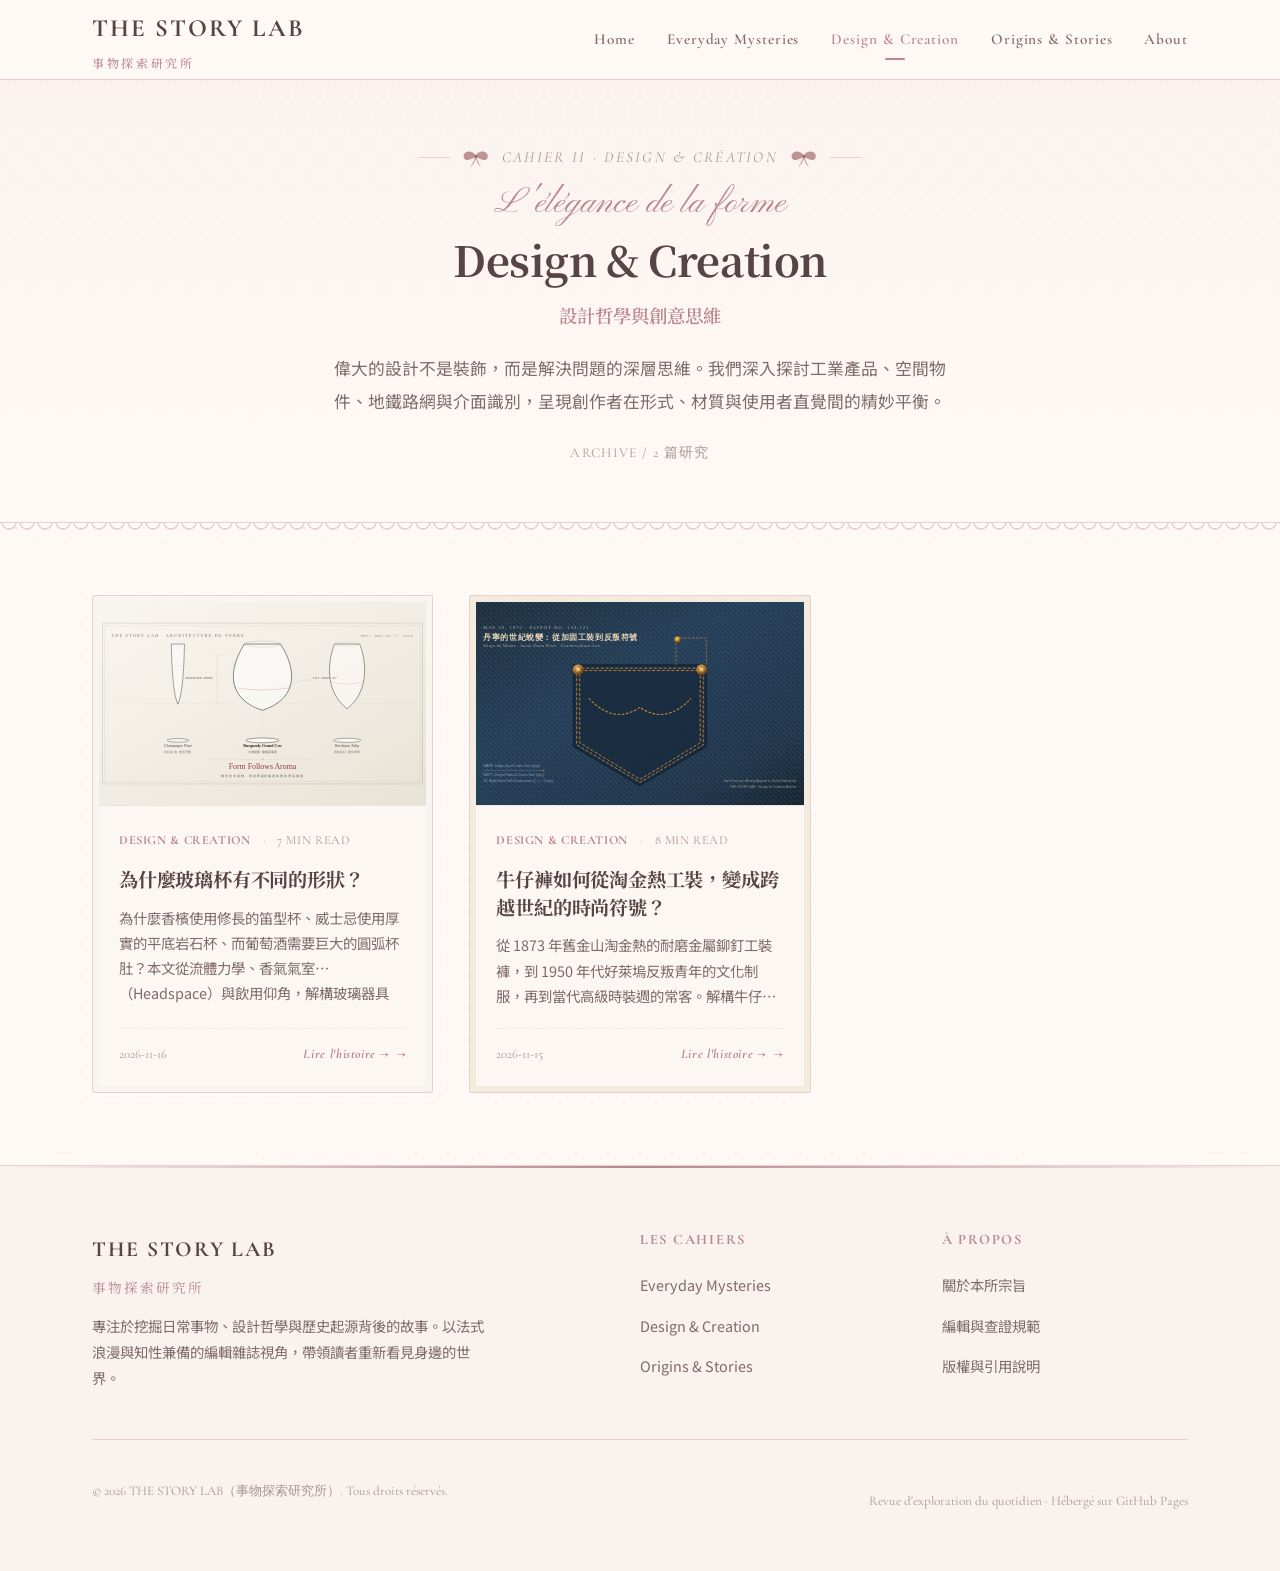
<file: categories/design-creation.html>
<!DOCTYPE html>
<html lang="zh-Hant">
<head>
  <meta charset="UTF-8">
  <meta name="viewport" content="width=device-width, initial-scale=1.0">
  <title>Design & Creation 設計與創意 — THE STORY LAB 事物探索研究所</title>
  <meta name="description" content="剖析經典產品、建築、品牌識別與視覺符號背後的設計哲學，探索形式如何追隨功能。一本屬於好奇心探索者的法式手帳刊物。">

  <!-- 字型引入 -->
  <link rel="preconnect" href="https://fonts.googleapis.com">
  <link rel="preconnect" href="https://fonts.gstatic.com" crossorigin>
  <link href="https://fonts.googleapis.com/css2?family=Cormorant+Garamond:ital,wght@0,400;0,600;0,700;1,400;1,600&family=Noto+Sans+TC:wght@400;500;700&family=Noto+Serif+TC:wght@500;600;700;900&family=Pinyon+Script&display=swap" rel="stylesheet">

  <!-- 樣式引用（子目錄相對路徑） -->
  <link rel="stylesheet" href="../assets/css/style.css">
  <link rel="stylesheet" href="../assets/css/themes.css">
</head>
<body>

  <!-- 1. 全域頁首導覽 -->
  <header class="site-header">
    <div class="container header-container">
      <a href="../index.html" class="brand-logo" aria-label="THE STORY LAB 首頁">
        <span class="brand-en">THE STORY LAB</span>
        <span class="brand-zh">事物探索研究所</span>
      </a>

      <button class="mobile-menu-toggle" aria-label="切換選單" aria-expanded="false">
        <span></span>
        <span></span>
        <span></span>
      </button>

      <nav class="nav-links" aria-label="全站導覽">
        <a href="../index.html">Home</a>
        <a href="everyday-mysteries.html">Everyday Mysteries</a>
        <a href="design-creation.html" class="active">Design & Creation</a>
        <a href="origins-stories.html">Origins & Stories</a>
        <a href="../about.html">About</a>
      </nav>
    </div>
  </header>

  <main>
    <!-- 分類專屬刊頭 -->
    <section class="hero-section lace-edge-bottom" style="padding: 4rem 0 3.5rem;">
      <div class="container">
        <div class="hero-volume-tag">
          <span class="ribbon-bow-icon" aria-hidden="true"></span>
          <span>CAHIER II · DESIGN & CRÉATION</span>
          <span class="ribbon-bow-icon" aria-hidden="true"></span>
        </div>
        <div class="french-script" style="margin-bottom: 0.5rem; font-size: 2.2rem;">L'élégance de la forme</div>
        <h1 class="hero-title" style="font-size: 2.6rem; margin-bottom: 0.75rem;">Design & Creation</h1>
        <p style="font-family: var(--font-serif-zh); font-size: 1.15rem; color: var(--color-accent); margin-bottom: 1.25rem; font-weight: 600;">
          設計哲學與創意思維
        </p>
        <p class="hero-description" style="max-width: 640px; margin-bottom: 1.5rem;">
          偉大的設計不是裝飾，而是解決問題的深層思維。我們深入探討工業產品、空間物件、地鐵路網與介面識別，呈現創作者在形式、材質與使用者直覺間的精妙平衡。
        </p>
        <div style="font-size: 0.85rem; font-family: var(--font-serif-en); color: var(--color-text-light); letter-spacing: 0.1em;">
          ARCHIVE / <span id="category-count">0 篇研究</span>
        </div>
      </div>
    </section>

    <!-- 分類文章列表區 -->
    <section class="section-wrapper">
      <div class="container">
        <div id="category-posts" class="articles-grid" data-category="design-creation">
          <div class="empty-state" style="grid-column: 1 / -1;">
            <span class="empty-state-badge">CURATION IN PROGRESS · 採集中</span>
            <h3 class="empty-state-title">本專題首期研究採集中</h3>
            <p class="empty-state-desc">我們正專注查證並撰寫設計與創意思維領域的深度故事，確保每篇內容皆具備可信文獻與獨特視角。</p>
          </div>
        </div>
      </div>
    </section>
  </main>

  <!-- 全域頁尾 -->
  <footer class="site-footer">
    <div class="container">
      <div class="footer-top">
        <div class="footer-brand">
          <div class="brand-en">THE STORY LAB</div>
          <div style="font-family: var(--font-serif-zh); font-size: 0.85rem; letter-spacing: 0.15em; color: var(--color-accent); margin-bottom: 0.85rem;">事物探索研究所</div>
          <p class="brand-desc">
            專注於挖掘日常事物、設計哲學與歷史起源背後的故事。以法式浪漫與知性兼備的編輯雜誌視角，帶領讀者重新看見身邊的世界。
          </p>
        </div>

        <div>
          <h3 class="footer-col-title">Les Cahiers</h3>
          <ul class="footer-links">
            <li><a href="everyday-mysteries.html">Everyday Mysteries</a></li>
            <li><a href="design-creation.html">Design & Creation</a></li>
            <li><a href="origins-stories.html">Origins & Stories</a></li>
          </ul>
        </div>

        <div>
          <h3 class="footer-col-title">À Propos</h3>
          <ul class="footer-links">
            <li><a href="../about.html">關於本所宗旨</a></li>
            <li><a href="../about.html#ethics">編輯與查證規範</a></li>
            <li><a href="../about.html#license">版權與引用說明</a></li>
          </ul>
        </div>
      </div>

      <div class="footer-bottom">
        <p>© 2026 THE STORY LAB（事物探索研究所）. Tous droits réservés.</p>
        <p>Revue d'exploration du quotidien · Hébergé sur GitHub Pages</p>
      </div>
    </div>
  </footer>

  <script src="../assets/js/main.js"></script>
</body>
</html>
</file>
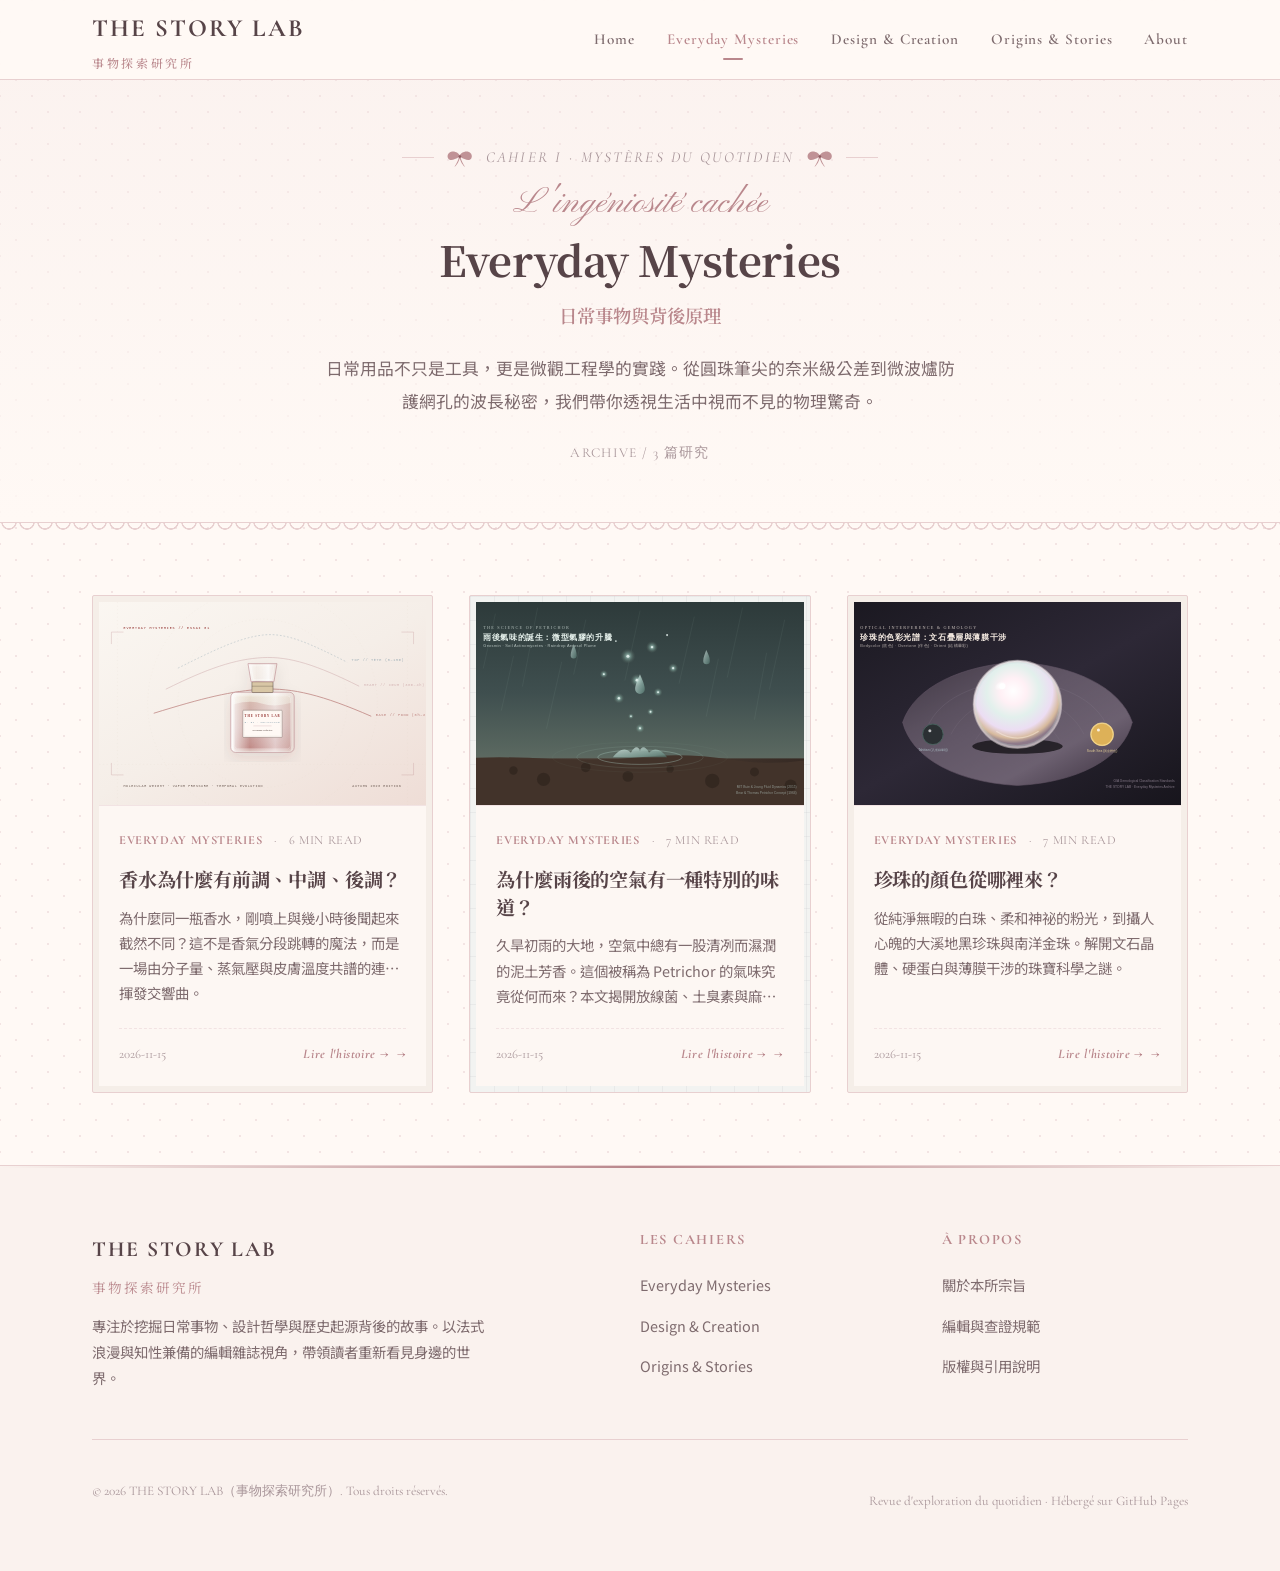
<file: categories/everyday-mysteries.html>
<!DOCTYPE html>
<html lang="zh-Hant">
<head>
  <meta charset="UTF-8">
  <meta name="viewport" content="width=device-width, initial-scale=1.0">
  <title>Everyday Mysteries 日常事物 — THE STORY LAB 事物探索研究所</title>
  <meta name="description" content="探索日常用品、生活細節與背後的物理、機械與製造原理。拆解身邊習以為常事物中的微型奇蹟。">

  <!-- 字型引入 -->
  <link rel="preconnect" href="https://fonts.googleapis.com">
  <link rel="preconnect" href="https://fonts.gstatic.com" crossorigin>
  <link href="https://fonts.googleapis.com/css2?family=Cormorant+Garamond:ital,wght@0,400;0,600;0,700;1,400;1,600&family=Noto+Sans+TC:wght@400;500;700&family=Noto+Serif+TC:wght@500;600;700;900&family=Pinyon+Script&display=swap" rel="stylesheet">

  <!-- 樣式引用（子目錄相對路徑） -->
  <link rel="stylesheet" href="../assets/css/style.css">
  <link rel="stylesheet" href="../assets/css/themes.css">
</head>
<body>

  <!-- 1. 全域頁首導覽 -->
  <header class="site-header">
    <div class="container header-container">
      <a href="../index.html" class="brand-logo" aria-label="THE STORY LAB 首頁">
        <span class="brand-en">THE STORY LAB</span>
        <span class="brand-zh">事物探索研究所</span>
      </a>

      <button class="mobile-menu-toggle" aria-label="切換選單" aria-expanded="false">
        <span></span>
        <span></span>
        <span></span>
      </button>

      <nav class="nav-links" aria-label="全站導覽">
        <a href="../index.html">Home</a>
        <a href="everyday-mysteries.html" class="active">Everyday Mysteries</a>
        <a href="design-creation.html">Design & Creation</a>
        <a href="origins-stories.html">Origins & Stories</a>
        <a href="../about.html">About</a>
      </nav>
    </div>
  </header>

  <main>
    <!-- 分類專屬刊頭 -->
    <section class="hero-section lace-edge-bottom" style="padding: 4rem 0 3.5rem;">
      <div class="container">
        <div class="hero-volume-tag">
          <span class="ribbon-bow-icon" aria-hidden="true"></span>
          <span>CAHIER I · MYSTÈRES DU QUOTIDIEN</span>
          <span class="ribbon-bow-icon" aria-hidden="true"></span>
        </div>
        <div class="french-script" style="margin-bottom: 0.5rem; font-size: 2.2rem;">L'ingéniosité cachée</div>
        <h1 class="hero-title" style="font-size: 2.6rem; margin-bottom: 0.75rem;">Everyday Mysteries</h1>
        <p style="font-family: var(--font-serif-zh); font-size: 1.15rem; color: var(--color-accent); margin-bottom: 1.25rem; font-weight: 600;">
          日常事物與背後原理
        </p>
        <p class="hero-description" style="max-width: 640px; margin-bottom: 1.5rem;">
          日常用品不只是工具，更是微觀工程學的實踐。從圓珠筆尖的奈米級公差到微波爐防護網孔的波長秘密，我們帶你透視生活中視而不見的物理驚奇。
        </p>
        <div style="font-size: 0.85rem; font-family: var(--font-serif-en); color: var(--color-text-light); letter-spacing: 0.1em;">
          ARCHIVE / <span id="category-count">0 篇研究</span>
        </div>
      </div>
    </section>

    <!-- 分類文章列表區 -->
    <section class="section-wrapper">
      <div class="container">
        <div id="category-posts" class="articles-grid" data-category="everyday-mysteries">
          <div class="empty-state" style="grid-column: 1 / -1;">
            <span class="empty-state-badge">CURATION IN PROGRESS · 採集中</span>
            <h3 class="empty-state-title">本專題首期研究採集中</h3>
            <p class="empty-state-desc">我們正專注查證並撰寫日常事物領域的深度故事，確保每篇內容皆具備可信文獻與獨特視角。</p>
          </div>
        </div>
      </div>
    </section>
  </main>

  <!-- 全域頁尾 -->
  <footer class="site-footer">
    <div class="container">
      <div class="footer-top">
        <div class="footer-brand">
          <div class="brand-en">THE STORY LAB</div>
          <div style="font-family: var(--font-serif-zh); font-size: 0.85rem; letter-spacing: 0.15em; color: var(--color-accent); margin-bottom: 0.85rem;">事物探索研究所</div>
          <p class="brand-desc">
            專注於挖掘日常事物、設計哲學與歷史起源背後的故事。以法式浪漫與知性兼備的編輯雜誌視角，帶領讀者重新看見身邊的世界。
          </p>
        </div>

        <div>
          <h3 class="footer-col-title">Les Cahiers</h3>
          <ul class="footer-links">
            <li><a href="everyday-mysteries.html">Everyday Mysteries</a></li>
            <li><a href="design-creation.html">Design & Creation</a></li>
            <li><a href="origins-stories.html">Origins & Stories</a></li>
          </ul>
        </div>

        <div>
          <h3 class="footer-col-title">À Propos</h3>
          <ul class="footer-links">
            <li><a href="../about.html">關於本所宗旨</a></li>
            <li><a href="../about.html#ethics">編輯與查證規範</a></li>
            <li><a href="../about.html#license">版權與引用說明</a></li>
          </ul>
        </div>
      </div>

      <div class="footer-bottom">
        <p>© 2026 THE STORY LAB（事物探索研究所）. Tous droits réservés.</p>
        <p>Revue d'exploration du quotidien · Hébergé sur GitHub Pages</p>
      </div>
    </div>
  </footer>

  <script src="../assets/js/main.js"></script>
</body>
</html>
</file>
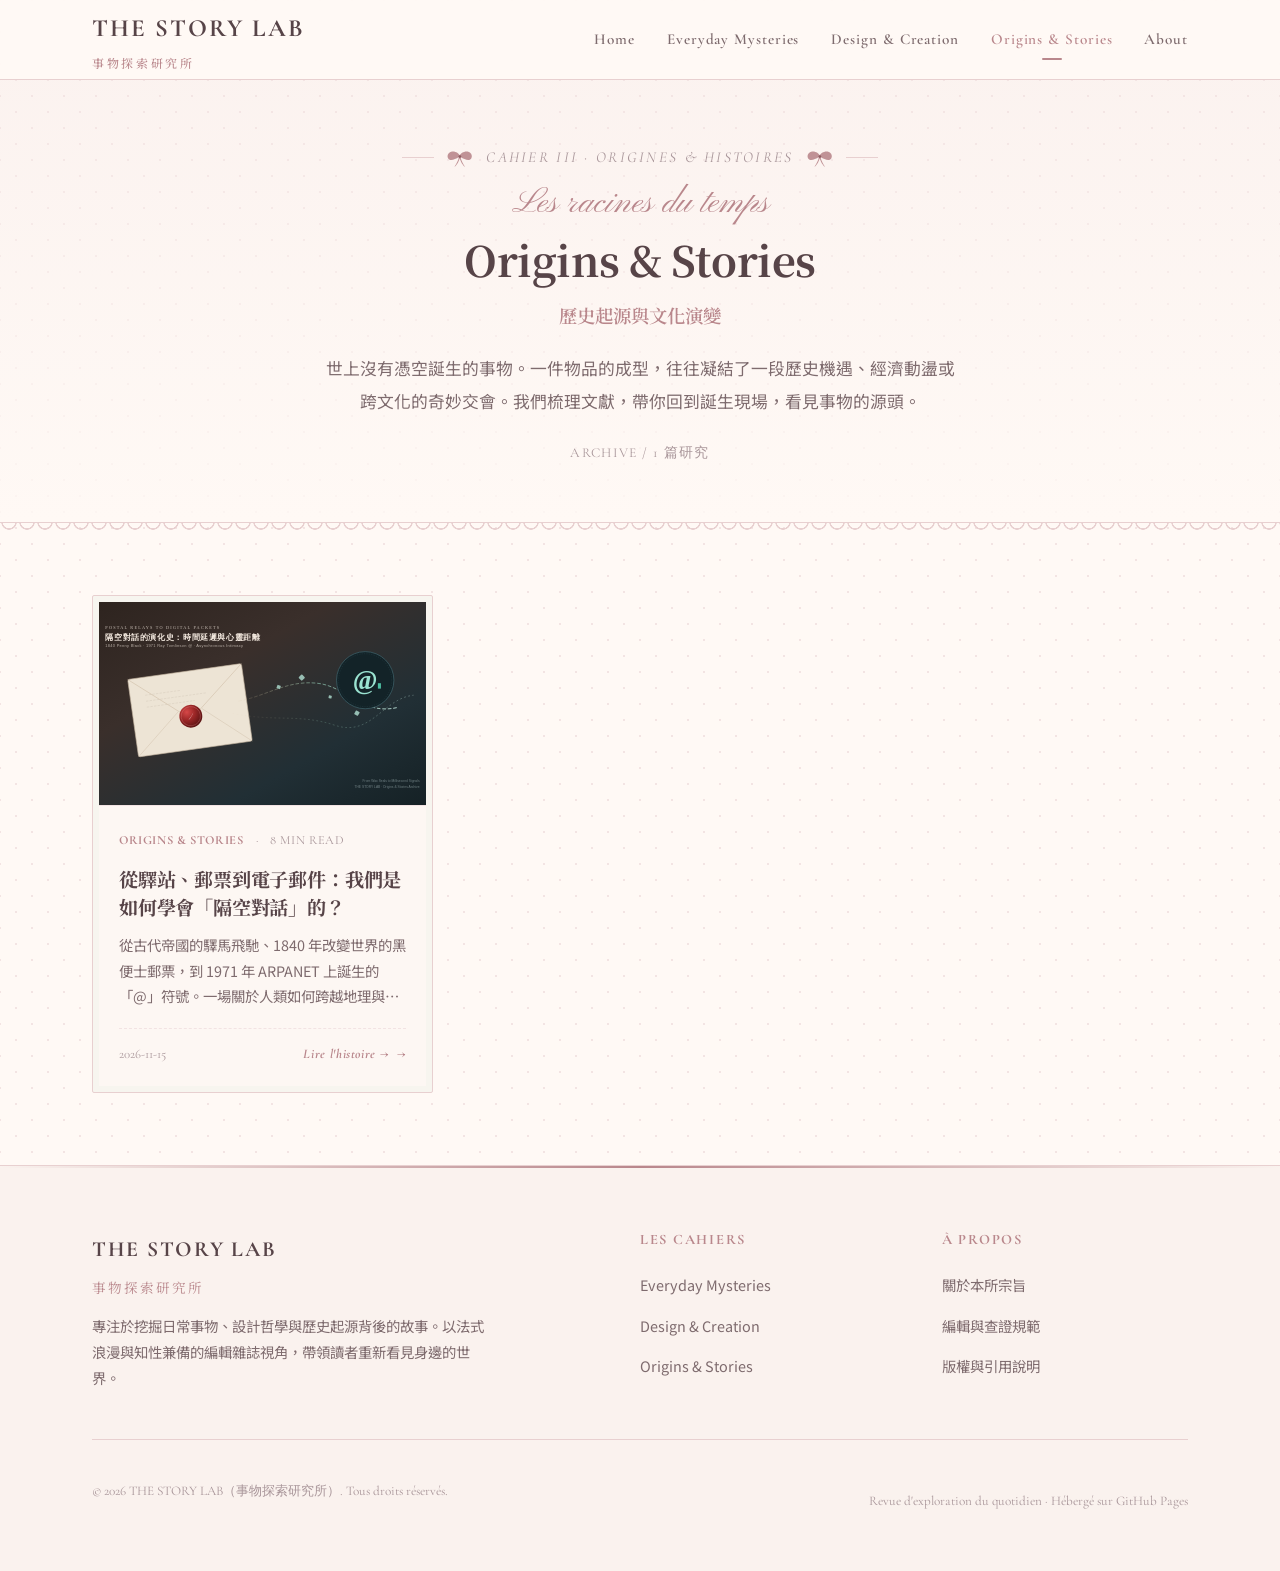
<file: categories/origins-stories.html>
<!DOCTYPE html>
<html lang="zh-Hant">
<head>
  <meta charset="UTF-8">
  <meta name="viewport" content="width=device-width, initial-scale=1.0">
  <title>Origins & Stories 起源與故事 — THE STORY LAB 事物探索研究所</title>
  <meta name="description" content="追溯物品、品牌、符號與文化習俗的誕生與演變歷程，還原歷史長河中的關鍵轉折。一本屬於好奇心探索者的法式手帳刊物。">

  <!-- 字型引入 -->
  <link rel="preconnect" href="https://fonts.googleapis.com">
  <link rel="preconnect" href="https://fonts.gstatic.com" crossorigin>
  <link href="https://fonts.googleapis.com/css2?family=Cormorant+Garamond:ital,wght@0,400;0,600;0,700;1,400;1,600&family=Noto+Sans+TC:wght@400;500;700&family=Noto+Serif+TC:wght@500;600;700;900&family=Pinyon+Script&display=swap" rel="stylesheet">

  <!-- 樣式引用（子目錄相對路徑） -->
  <link rel="stylesheet" href="../assets/css/style.css">
  <link rel="stylesheet" href="../assets/css/themes.css">
</head>
<body>

  <!-- 1. 全域頁首導覽 -->
  <header class="site-header">
    <div class="container header-container">
      <a href="../index.html" class="brand-logo" aria-label="THE STORY LAB 首頁">
        <span class="brand-en">THE STORY LAB</span>
        <span class="brand-zh">事物探索研究所</span>
      </a>

      <button class="mobile-menu-toggle" aria-label="切換選單" aria-expanded="false">
        <span></span>
        <span></span>
        <span></span>
      </button>

      <nav class="nav-links" aria-label="全站導覽">
        <a href="../index.html">Home</a>
        <a href="everyday-mysteries.html">Everyday Mysteries</a>
        <a href="design-creation.html">Design & Creation</a>
        <a href="origins-stories.html" class="active">Origins & Stories</a>
        <a href="../about.html">About</a>
      </nav>
    </div>
  </header>

  <main>
    <!-- 分類專屬刊頭 -->
    <section class="hero-section lace-edge-bottom" style="padding: 4rem 0 3.5rem;">
      <div class="container">
        <div class="hero-volume-tag">
          <span class="ribbon-bow-icon" aria-hidden="true"></span>
          <span>CAHIER III · ORIGINES & HISTOIRES</span>
          <span class="ribbon-bow-icon" aria-hidden="true"></span>
        </div>
        <div class="french-script" style="margin-bottom: 0.5rem; font-size: 2.2rem;">Les racines du temps</div>
        <h1 class="hero-title" style="font-size: 2.6rem; margin-bottom: 0.75rem;">Origins & Stories</h1>
        <p style="font-family: var(--font-serif-zh); font-size: 1.15rem; color: var(--color-accent); margin-bottom: 1.25rem; font-weight: 600;">
          歷史起源與文化演變
        </p>
        <p class="hero-description" style="max-width: 640px; margin-bottom: 1.5rem;">
          世上沒有憑空誕生的事物。一件物品的成型，往往凝結了一段歷史機遇、經濟動盪或跨文化的奇妙交會。我們梳理文獻，帶你回到誕生現場，看見事物的源頭。
        </p>
        <div style="font-size: 0.85rem; font-family: var(--font-serif-en); color: var(--color-text-light); letter-spacing: 0.1em;">
          ARCHIVE / <span id="category-count">0 篇研究</span>
        </div>
      </div>
    </section>

    <!-- 分類文章列表區 -->
    <section class="section-wrapper">
      <div class="container">
        <div id="category-posts" class="articles-grid" data-category="origins-stories">
          <div class="empty-state" style="grid-column: 1 / -1;">
            <span class="empty-state-badge">CURATION IN PROGRESS · 採集中</span>
            <h3 class="empty-state-title">本專題首期研究採集中</h3>
            <p class="empty-state-desc">我們正專注查證並撰寫歷史起源與文化演變領域的深度故事，確保每篇內容皆具備可信文獻與獨特視角。</p>
          </div>
        </div>
      </div>
    </section>
  </main>

  <!-- 全域頁尾 -->
  <footer class="site-footer">
    <div class="container">
      <div class="footer-top">
        <div class="footer-brand">
          <div class="brand-en">THE STORY LAB</div>
          <div style="font-family: var(--font-serif-zh); font-size: 0.85rem; letter-spacing: 0.15em; color: var(--color-accent); margin-bottom: 0.85rem;">事物探索研究所</div>
          <p class="brand-desc">
            專注於挖掘日常事物、設計哲學與歷史起源背後的故事。以法式浪漫與知性兼備的編輯雜誌視角，帶領讀者重新看見身邊的世界。
          </p>
        </div>

        <div>
          <h3 class="footer-col-title">Les Cahiers</h3>
          <ul class="footer-links">
            <li><a href="everyday-mysteries.html">Everyday Mysteries</a></li>
            <li><a href="design-creation.html">Design & Creation</a></li>
            <li><a href="origins-stories.html">Origins & Stories</a></li>
          </ul>
        </div>

        <div>
          <h3 class="footer-col-title">À Propos</h3>
          <ul class="footer-links">
            <li><a href="../about.html">關於本所宗旨</a></li>
            <li><a href="../about.html#ethics">編輯與查證規範</a></li>
            <li><a href="../about.html#license">版權與引用說明</a></li>
          </ul>
        </div>
      </div>

      <div class="footer-bottom">
        <p>© 2026 THE STORY LAB（事物探索研究所）. Tous droits réservés.</p>
        <p>Revue d'exploration du quotidien · Hébergé sur GitHub Pages</p>
      </div>
    </div>
  </footer>

  <script src="../assets/js/main.js"></script>
</body>
</html>
</file>
<file: assets/css/style.css>
/* ==========================================================================
   THE STORY LAB（事物探索研究所）
   Global Stylesheet — style.css
   Theme: French Romantic Vintage Editorial ｜ 法式浪漫復古編輯風
   ========================================================================== */

/* --- 1. CSS Custom Properties / French Vintage Design Tokens --- */
:root {
  /* 法式復古暖調調色盤 */
  --color-bg-paper: #FFF9F5;         /* 奶油白主底色 */
  --color-surface: #FFFFFF;          /* 純白底色 */
  --color-surface-soft: #FDF7F3;     /* 溫潤粉白微光 */
  --color-nude-pink: #F3E4E3;        /* 淡裸粉 */
  --color-foggy-rose: #E8D0D0;       /* 霧粉色（優雅線框與分界） */
  --color-accent: #B9878C;           /* 乾燥玫瑰（主強調色） */
  --color-accent-hover: #A16F74;     /* 乾燥玫瑰加深懸浮色 */
  --color-accent-soft: #F9F1F1;      /* 玫瑰極淺粉（底標與焦點框） */
  --color-champagne: #E8DCCB;        /* 香檳米色（手帳質感強調） */
  --color-champagne-light: #F7F2EB;  /* 淺香檳 */
  
  /* 文字墨色（深暖棕取代刺眼純黑，營造古典印刷油墨感） */
  --color-text-main: #574448;        /* 深暖棕 */
  --color-text-muted: #7E6B6E;       /* 柔和玫瑰灰棕 */
  --color-text-light: #A89599;       /* 復古注腳粉灰 */

  /* 邊界與細線 */
  --color-border: #E8D0D0;           /* 霧粉主邊框 */
  --color-border-delicate: #F2E3E3;  /* 柔和雙細線內框 */
  --color-border-dark: #C9ACB0;      /* 強調復古框線 */

  /* 字型體系 */
  --font-serif-en: "Cormorant Garamond", "Playfair Display", Didot, Georgia, serif;
  --font-script: "Pinyon Script", "Alex Brush", cursive;
  --font-serif-zh: "Noto Serif TC", "Source Han Serif TC", "Songti TC", serif;
  --font-sans: "Noto Sans TC", "PingFang TC", "Microsoft JhengHei", -apple-system, sans-serif;
  --font-mono: "Courier New", Courier, monospace;

  /* 版面尺寸 */
  --max-width-site: 1160px;
  --max-width-content: 720px;
  --header-height: 80px;

  /* 動態過渡 */
  --transition-fast: 0.25s ease;
  --transition-normal: 0.4s cubic-bezier(0.16, 1, 0.3, 1);
}

/* --- 2. CSS Reset & Base Rules --- */
*, *::before, *::after {
  box-sizing: border-box;
  margin: 0;
  padding: 0;
}

html {
  font-size: 16px;
  scroll-behavior: smooth;
  background-color: var(--color-bg-paper);
}

body {
  font-family: var(--font-sans);
  font-size: 1rem;
  line-height: 1.8;
  color: var(--color-text-main);
  background-color: var(--color-bg-paper);
  background-image: 
    radial-gradient(#F3E4E3 0.75px, transparent 0.75px),
    radial-gradient(#F3E4E3 0.75px, var(--color-bg-paper) 0.75px);
  background-size: 32px 32px;
  background-position: 0 0, 16px 16px;
  -webkit-font-smoothing: antialiased;
  -moz-osx-font-smoothing: grayscale;
  min-height: 100vh;
  display: flex;
  flex-direction: column;
}

/* 標題字型層次 */
h1, h2, h3, h4, h5, h6 {
  font-family: var(--font-serif-zh);
  color: var(--color-text-main);
  line-height: 1.35;
  font-weight: 700;
  letter-spacing: -0.01em;
}

p {
  margin-bottom: 1.25rem;
}

p:last-child {
  margin-bottom: 0;
}

a {
  color: inherit;
  text-decoration: none;
  transition: color var(--transition-fast), border-color var(--transition-fast);
}

img {
  max-width: 100%;
  height: auto;
  display: block;
}

/* --- 3. 法式浪漫復古裝飾元素系統 --- */

/* 3.1 法式手寫花體字標 */
.french-script {
  font-family: var(--font-script);
  font-size: 1.6rem;
  color: var(--color-accent);
  line-height: 1;
  font-weight: 400;
  display: inline-block;
}

/* 3.2 復古緞帶蝴蝶結裝飾 */
.ribbon-bow-icon {
  display: inline-block;
  width: 28px;
  height: 20px;
  background-repeat: no-repeat;
  background-position: center;
  background-size: contain;
  vertical-align: middle;
  background-image: url("data:image/svg+xml,%3Csvg xmlns='http://www.w3.org/2000/svg' viewBox='0 0 100 65' fill='%23B9878C'%3E%3Cpath d='M50 24 C46 16 32 6 18 10 C6 14 2 26 8 35 C15 45 32 38 46 29 C44 42 36 56 30 64 C35 62 44 50 49 34 C54 50 63 62 68 64 C62 56 54 42 52 29 C66 38 83 45 90 35 C96 26 92 14 80 10 C66 6 52 16 48 24 Z' opacity='0.9'/%3E%3Ccircle cx='49.5' cy='27.5' r='5' fill='%238F5F64'/%3E%3C/svg%3E");
}

/* 3.3 珍珠小圓點裝飾隔線 */
.pearl-divider {
  display: flex;
  align-items: center;
  justify-content: center;
  gap: 1.25rem;
  margin: 2.5rem auto;
  color: var(--color-accent);
  font-size: 0.8rem;
  letter-spacing: 0.3em;
}

.pearl-divider::before,
.pearl-divider::after {
  content: "";
  flex: 1;
  max-width: 140px;
  height: 1px;
  background: linear-gradient(to right, transparent, var(--color-foggy-rose), transparent);
}

/* 3.4 蕾絲花邊滾邊（Lace Scallop Trim） */
.lace-edge-bottom {
  position: relative;
}

.lace-edge-bottom::after {
  content: "";
  position: absolute;
  bottom: -9px;
  left: 0;
  width: 100%;
  height: 9px;
  background-image: radial-gradient(circle at 9px 0, transparent 6px, var(--color-foggy-rose) 6.5px, var(--color-foggy-rose) 7.5px, transparent 8px);
  background-size: 18px 9px;
  background-repeat: repeat-x;
  z-index: 10;
}

/* 3.5 復古雙細線相框（Vintage Double Frame） */
.vintage-frame {
  border: 1px solid var(--color-foggy-rose);
  padding: 6px;
  background-color: var(--color-surface);
  box-shadow: 0 10px 28px rgba(185, 135, 140, 0.08);
  position: relative;
}

.vintage-frame-inner {
  border: 1px solid var(--color-border-delicate);
  padding: 1.75rem;
  height: 100%;
  background-color: var(--color-surface-soft);
  position: relative;
}

/* 3.6 郵票齒孔徽章（Postage Stamp Badge） */
.stamp-badge {
  display: inline-flex;
  align-items: center;
  gap: 0.4rem;
  font-family: var(--font-serif-en);
  font-size: 0.75rem;
  font-weight: 600;
  letter-spacing: 0.15em;
  text-transform: uppercase;
  color: var(--color-accent);
  background-color: var(--color-accent-soft);
  padding: 0.35rem 0.9rem;
  border: 1px dashed var(--color-accent);
  border-radius: 2px;
  box-shadow: 0 2px 8px rgba(185, 135, 140, 0.08);
}

/* --- 4. 容器與基礎佈局 --- */
.container {
  width: 100%;
  max-width: var(--max-width-site);
  margin-left: auto;
  margin-right: auto;
  padding-left: 2rem;
  padding-right: 2rem;
}

/* --- 5. 網站頁首導覽（Header & Nav） --- */
.site-header {
  position: sticky;
  top: 0;
  z-index: 100;
  background-color: rgba(255, 249, 245, 0.94);
  backdrop-filter: blur(10px);
  border-bottom: 1px solid var(--color-foggy-rose);
  height: var(--header-height);
  display: flex;
  align-items: center;
}

.header-container {
  display: flex;
  align-items: center;
  justify-content: space-between;
}

.brand-logo {
  display: flex;
  flex-direction: column;
  gap: 0.1rem;
}

.brand-logo .brand-en {
  font-family: var(--font-serif-en);
  font-size: 1.55rem;
  font-weight: 700;
  letter-spacing: 0.08em;
  color: var(--color-text-main);
  font-style: normal;
}

.brand-logo .brand-zh {
  font-family: var(--font-serif-zh);
  font-size: 0.75rem;
  letter-spacing: 0.22em;
  color: var(--color-accent);
  font-weight: 500;
}

.nav-links {
  display: flex;
  align-items: center;
  gap: 2rem;
  list-style: none;
}

.nav-links a {
  font-family: var(--font-serif-en);
  font-size: 0.95rem;
  font-weight: 600;
  color: var(--color-text-muted);
  letter-spacing: 0.06em;
  padding: 0.4rem 0;
  position: relative;
  transition: color var(--transition-fast);
}

.nav-links a:hover,
.nav-links a.active {
  color: var(--color-accent);
}

.nav-links a.active::after {
  content: "";
  position: absolute;
  bottom: 0;
  left: 50%;
  transform: translateX(-50%);
  width: 20px;
  height: 2px;
  background-color: var(--color-accent);
  border-radius: 1px;
}

.mobile-menu-toggle {
  display: none;
  background: none;
  border: none;
  cursor: pointer;
  padding: 0.5rem;
}

.mobile-menu-toggle span {
  display: block;
  width: 22px;
  height: 2px;
  background-color: var(--color-text-main);
  margin: 5px 0;
  transition: transform var(--transition-fast), opacity var(--transition-fast);
}

.mobile-menu-toggle[aria-expanded="true"] span:nth-child(1) {
  transform: translateY(7px) rotate(45deg);
}

.mobile-menu-toggle[aria-expanded="true"] span:nth-child(2) {
  opacity: 0;
}

.mobile-menu-toggle[aria-expanded="true"] span:nth-child(3) {
  transform: translateY(-7px) rotate(-45deg);
}

/* --- 6. 首頁刊頭（Hero / Masthead） --- */
.hero-section {
  padding: 5rem 0 4rem;
  border-bottom: 1px solid var(--color-foggy-rose);
  text-align: center;
  background: linear-gradient(180deg, rgba(243, 228, 227, 0.3) 0%, rgba(255, 249, 245, 0.8) 100%);
  position: relative;
}

.hero-volume-tag {
  font-family: var(--font-serif-en);
  font-style: italic;
  font-size: 0.95rem;
  letter-spacing: 0.15em;
  color: var(--color-text-light);
  margin-bottom: 1rem;
  display: flex;
  align-items: center;
  justify-content: center;
  gap: 0.75rem;
}

.hero-volume-tag::before,
.hero-volume-tag::after {
  content: "";
  display: inline-block;
  width: 32px;
  height: 1px;
  background-color: var(--color-foggy-rose);
}

.hero-title {
  font-size: clamp(2.2rem, 5vw, 3.4rem);
  font-weight: 700;
  margin-bottom: 1.5rem;
  letter-spacing: -0.01em;
  line-height: 1.35;
  color: var(--color-text-main);
}

.hero-subtitle-french {
  font-family: var(--font-script);
  font-size: clamp(1.8rem, 3.5vw, 2.5rem);
  color: var(--color-accent);
  margin-bottom: 1.25rem;
  font-weight: 400;
  line-height: 1.1;
}

.hero-description {
  max-width: 660px;
  margin: 0 auto 2.25rem;
  font-size: 1.05rem;
  line-height: 1.95;
  color: var(--color-text-muted);
}

.hero-citation {
  display: inline-flex;
  align-items: center;
  gap: 0.75rem;
  font-family: var(--font-serif-en);
  font-style: italic;
  font-size: 1.05rem;
  color: var(--color-text-light);
  border-top: 1px dashed var(--color-foggy-rose);
  padding-top: 1.5rem;
}

/* --- 7. 區塊通用排版與標頭 --- */
.section-wrapper {
  padding: 4.5rem 0;
}

.section-wrapper + .section-wrapper {
  border-top: 1px solid var(--color-border-delicate);
}

.section-header {
  display: flex;
  align-items: flex-end;
  justify-content: space-between;
  margin-bottom: 2.75rem;
  padding-bottom: 1.25rem;
  border-bottom: 1px solid var(--color-foggy-rose);
  position: relative;
}

.section-header::after {
  content: "";
  position: absolute;
  bottom: -3px;
  left: 0;
  width: 48px;
  height: 2px;
  background-color: var(--color-accent);
}

.section-title {
  font-family: var(--font-serif-en);
  font-size: 2rem;
  font-weight: 700;
  letter-spacing: 0.02em;
  color: var(--color-text-main);
}

.section-subtitle {
  font-size: 0.875rem;
  font-family: var(--font-serif-zh);
  color: var(--color-text-muted);
  font-weight: 500;
  margin-top: 0.25rem;
  letter-spacing: 0.05em;
}

/* --- 8. 三大分類探索入口（Category Portals） --- */
.category-grid {
  display: grid;
  grid-template-columns: repeat(3, 1fr);
  gap: 2rem;
}

.category-card {
  background-color: var(--color-surface);
  border: 1px solid var(--color-foggy-rose);
  padding: 8px;
  border-radius: 2px;
  display: flex;
  flex-direction: column;
  transition: transform var(--transition-normal), box-shadow var(--transition-normal), border-color var(--transition-normal);
  position: relative;
}

.category-card-inner {
  border: 1px solid var(--color-border-delicate);
  padding: 2.25rem 1.75rem;
  height: 100%;
  display: flex;
  flex-direction: column;
  background-color: var(--color-surface-soft);
  position: relative;
  transition: background-color var(--transition-fast);
}

.category-card:hover {
  transform: translateY(-4px);
  border-color: var(--color-accent);
  box-shadow: 0 16px 36px rgba(185, 135, 140, 0.12);
}

.category-card:hover .category-card-inner {
  background-color: #FFFFFF;
}

.category-card-stamp {
  align-self: flex-start;
  margin-bottom: 1.25rem;
}

.category-card-title {
  font-family: var(--font-serif-en);
  font-size: 1.55rem;
  font-weight: 700;
  margin-bottom: 0.35rem;
  color: var(--color-text-main);
  line-height: 1.25;
}

.category-card-title-zh {
  font-family: var(--font-serif-zh);
  font-size: 0.95rem;
  color: var(--color-accent);
  font-weight: 600;
  margin-bottom: 1.15rem;
  letter-spacing: 0.08em;
}

.category-card-desc {
  font-size: 0.925rem;
  line-height: 1.8;
  color: var(--color-text-muted);
  flex-grow: 1;
  margin-bottom: 1.75rem;
}

.category-card-link {
  font-family: var(--font-serif-en);
  font-size: 0.925rem;
  font-style: italic;
  font-weight: 700;
  color: var(--color-accent);
  display: inline-flex;
  align-items: center;
  gap: 0.45rem;
  letter-spacing: 0.05em;
}

.category-card-link::after {
  content: "→";
  transition: transform var(--transition-fast);
}

.category-card:hover .category-card-link::after {
  transform: translateX(4px);
}

/* --- 9. 文章卡片與網格（Articles Grid & Cards） --- */
.articles-grid {
  display: grid;
  grid-template-columns: repeat(3, 1fr);
  gap: 2.25rem;
}

.article-card {
  background-color: var(--color-surface);
  border: 1px solid var(--color-foggy-rose);
  padding: 6px;
  border-radius: 2px;
  display: flex;
  flex-direction: column;
  min-width: 0;
  max-width: 100%;
  box-sizing: border-box;
  transition: transform var(--transition-normal), box-shadow var(--transition-normal), border-color var(--transition-normal);
}

.article-card:hover {
  transform: translateY(-4px);
  border-color: var(--color-accent);
  box-shadow: 0 16px 36px rgba(185, 135, 140, 0.12);
}

.article-card-thumb {
  width: 100%;
  aspect-ratio: 16 / 10;
  background-color: #F8EFEF;
  overflow: hidden;
  position: relative;
  border-bottom: 1px solid var(--color-border-delicate);
}

.article-card-thumb img {
  width: 100%;
  height: 100%;
  object-fit: cover;
  transition: transform var(--transition-normal);
}

.article-card:hover .article-card-thumb img {
  transform: scale(1.03);
}

.article-card-body {
  padding: 1.5rem 1.25rem 1.25rem;
  display: flex;
  flex-direction: column;
  flex-grow: 1;
  background-color: var(--color-surface-soft);
}

.article-card-meta {
  display: flex;
  align-items: center;
  gap: 0.75rem;
  font-size: 0.775rem;
  margin-bottom: 0.75rem;
  color: var(--color-text-light);
  font-family: var(--font-serif-en);
  letter-spacing: 0.05em;
}

.article-card-category {
  color: var(--color-accent);
  font-weight: 700;
  text-transform: uppercase;
}

.article-card-title {
  font-family: var(--font-serif-zh);
  font-size: 1.2rem;
  line-height: 1.45;
  margin-bottom: 0.75rem;
  font-weight: 700;
}

.article-card:hover .article-card-title {
  color: var(--color-accent);
}

.article-card-summary {
  font-size: 0.9rem;
  line-height: 1.75;
  color: var(--color-text-muted);
  flex-grow: 1;
  margin-bottom: 1.25rem;
  display: -webkit-box;
  -webkit-line-clamp: 3;
  -webkit-box-orient: vertical;
  overflow: hidden;
}

.article-card-footer {
  display: flex;
  align-items: center;
  justify-content: space-between;
  padding-top: 0.85rem;
  border-top: 1px dashed var(--color-border-delicate);
  font-size: 0.8rem;
  color: var(--color-text-light);
  font-family: var(--font-serif-en);
}

/* 焦點特選專題卡片（Hero Featured Card） */
.featured-card-wrapper {
  margin-bottom: 3.5rem;
}

.featured-card {
  display: grid;
  grid-template-columns: 1.2fr 1fr;
  background-color: var(--color-surface);
  border: 1px solid var(--color-foggy-rose);
  padding: 8px;
  border-radius: 2px;
  box-shadow: 0 12px 32px rgba(185, 135, 140, 0.08);
  min-width: 0;
  max-width: 100%;
  box-sizing: border-box;
  transition: border-color var(--transition-normal), box-shadow var(--transition-normal);
}

.featured-card:hover {
  border-color: var(--color-accent);
  box-shadow: 0 18px 42px rgba(185, 135, 140, 0.15);
}

.featured-card-thumb {
  width: 100%;
  height: 100%;
  min-height: 360px;
  background-color: #F8EFEF;
  overflow: hidden;
  border: 1px solid var(--color-border-delicate);
}

.featured-card-thumb img {
  width: 100%;
  height: 100%;
  object-fit: cover;
}

.featured-card-body {
  padding: 3rem 2.5rem;
  display: flex;
  flex-direction: column;
  justify-content: center;
  background-color: var(--color-surface-soft);
  border-left: 1px solid var(--color-border-delicate);
  min-width: 0;
  box-sizing: border-box;
  word-break: break-word;
  overflow-wrap: break-word;
}

.featured-badge {
  display: inline-flex;
  align-items: center;
  gap: 0.4rem;
  font-family: var(--font-serif-en);
  font-size: 0.8rem;
  font-weight: 700;
  letter-spacing: 0.18em;
  color: var(--color-accent);
  margin-bottom: 1.25rem;
  text-transform: uppercase;
}

.featured-title {
  font-family: var(--font-serif-zh);
  font-size: 1.95rem;
  line-height: 1.35;
  margin-bottom: 1.15rem;
  font-weight: 700;
}

.featured-summary {
  font-size: 1.025rem;
  line-height: 1.85;
  color: var(--color-text-muted);
  margin-bottom: 2rem;
}

/* --- 10. 法式沙龍優雅空白狀態（Curatorial Empty State） --- */
.empty-state {
  text-align: center;
  padding: 4.5rem 2.5rem;
  background-color: var(--color-surface);
  border: 1px solid var(--color-foggy-rose);
  outline: 1px solid var(--color-border-delicate);
  outline-offset: -8px;
  border-radius: 2px;
  margin: 1.5rem 0;
  position: relative;
  background-image: radial-gradient(#F9ECEC 1px, transparent 1px);
  background-size: 20px 20px;
}

.empty-state::before {
  content: "";
  display: block;
  width: 32px;
  height: 22px;
  margin: 0 auto 1.25rem;
  background-image: url("data:image/svg+xml,%3Csvg xmlns='http://www.w3.org/2000/svg' viewBox='0 0 100 65' fill='%23B9878C'%3E%3Cpath d='M50 24 C46 16 32 6 18 10 C6 14 2 26 8 35 C15 45 32 38 46 29 C44 42 36 56 30 64 C35 62 44 50 49 34 C54 50 63 62 68 64 C62 56 54 42 52 29 C66 38 83 45 90 35 C96 26 92 14 80 10 C66 6 52 16 48 24 Z' opacity='0.85'/%3E%3Ccircle cx='49.5' cy='27.5' r='5' fill='%238F5F64'/%3E%3C/svg%3E");
  background-size: contain;
  background-repeat: no-repeat;
  background-position: center;
}

.empty-state-badge {
  display: inline-block;
  font-family: var(--font-serif-en);
  font-size: 0.775rem;
  font-weight: 700;
  letter-spacing: 0.18em;
  text-transform: uppercase;
  color: var(--color-accent);
  background-color: var(--color-accent-soft);
  padding: 0.35rem 1rem;
  border-radius: 2px;
  border: 1px dashed var(--color-accent);
  margin-bottom: 1.25rem;
}

.empty-state-title {
  font-family: var(--font-serif-zh);
  font-size: 1.5rem;
  margin-bottom: 0.75rem;
  color: var(--color-text-main);
}

.empty-state-desc {
  max-width: 560px;
  margin: 0 auto;
  font-size: 0.975rem;
  line-height: 1.85;
  color: var(--color-text-muted);
}

/* --- 11. 關於頁專用版型（About Page） --- */
.about-hero {
  padding: 5rem 0 3.5rem;
  text-align: center;
  border-bottom: 1px solid var(--color-foggy-rose);
  background: linear-gradient(180deg, rgba(243, 228, 227, 0.4) 0%, rgba(255, 249, 245, 0.8) 100%);
}

.about-content-wrapper {
  max-width: var(--max-width-content);
  margin: 4rem auto 6rem;
}

.about-lead {
  font-family: var(--font-serif-zh);
  font-size: 1.25rem;
  line-height: 2.1;
  color: var(--color-text-main);
  margin-bottom: 3rem;
  padding-bottom: 2rem;
  border-bottom: 1px solid var(--color-foggy-rose);
  text-align: justify;
}

.about-section {
  margin-bottom: 3.5rem;
}

.about-section h2 {
  font-size: 1.65rem;
  margin-bottom: 1.25rem;
  color: var(--color-text-main);
  display: flex;
  align-items: center;
  gap: 0.75rem;
}

.about-section h2::before {
  content: "✦";
  color: var(--color-accent);
  font-size: 0.9rem;
}

.about-section p {
  font-size: 1.05rem;
  line-height: 1.95;
  color: var(--color-text-muted);
}

.manifesto-box {
  background-color: var(--color-surface);
  border: 1px solid var(--color-foggy-rose);
  border-left: 4px solid var(--color-accent);
  border-radius: 2px;
  padding: 2.25rem 2.5rem;
  margin: 2.5rem 0;
  box-shadow: 0 8px 24px rgba(185, 135, 140, 0.08);
}

.manifesto-box p {
  font-family: var(--font-serif-zh);
  font-size: 1.1rem;
  line-height: 1.95;
  color: var(--color-text-main);
}

/* --- 12. 全域頁尾（Site Footer） --- */
.site-footer {
  margin-top: auto;
  background-color: #FAF2EE;
  border-top: 1px solid var(--color-foggy-rose);
  padding: 4rem 0 3rem;
  position: relative;
}

.site-footer::before {
  content: "";
  position: absolute;
  top: 0;
  left: 0;
  width: 100%;
  height: 2px;
  background: linear-gradient(90deg, transparent, var(--color-accent), transparent);
}

.footer-top {
  display: grid;
  grid-template-columns: 2fr 1fr 1fr;
  gap: 3.5rem;
  padding-bottom: 3rem;
  border-bottom: 1px solid var(--color-foggy-rose);
  margin-bottom: 2.5rem;
}

.footer-brand .brand-en {
  font-family: var(--font-serif-en);
  font-size: 1.35rem;
  font-weight: 700;
  letter-spacing: 0.08em;
  color: var(--color-text-main);
  margin-bottom: 0.35rem;
}

.footer-brand .brand-desc {
  font-size: 0.9rem;
  color: var(--color-text-muted);
  line-height: 1.8;
  max-width: 400px;
}

.footer-col-title {
  font-family: var(--font-serif-en);
  font-size: 0.9rem;
  font-weight: 700;
  letter-spacing: 0.12em;
  text-transform: uppercase;
  color: var(--color-accent);
  margin-bottom: 1.25rem;
}

.footer-links {
  list-style: none;
  display: flex;
  flex-direction: column;
  gap: 0.75rem;
}

.footer-links a {
  font-size: 0.9rem;
  color: var(--color-text-muted);
  transition: color var(--transition-fast);
}

.footer-links a:hover {
  color: var(--color-accent);
}

.footer-bottom {
  display: flex;
  align-items: center;
  justify-content: space-between;
  font-size: 0.825rem;
  color: var(--color-text-light);
  font-family: var(--font-serif-en);
}

/* --- 13. 響應式排版（Responsive Breakpoints） --- */
@media (min-width: 641px) and (max-width: 900px) {
  .category-grid .category-card:last-child {
    grid-column: span 2;
  }
}

@media (max-width: 900px) {
  .category-grid,
  .articles-grid {
    grid-template-columns: repeat(2, 1fr);
  }

  .featured-card {
    grid-template-columns: 1fr;
  }

  .featured-card-thumb {
    min-height: 240px;
  }

  .footer-top {
    grid-template-columns: 1fr;
    gap: 2rem;
  }
}

@media (max-width: 640px) {
  .category-grid,
  .articles-grid {
    grid-template-columns: 1fr;
  }

  .nav-links {
    display: none;
  }

  .nav-links.is-open {
    display: flex;
    flex-direction: column;
    position: absolute;
    top: var(--header-height);
    left: 0;
    width: 100%;
    background-color: var(--color-bg-paper);
    border-bottom: 1px solid var(--color-foggy-rose);
    padding: 1.75rem;
    gap: 1.25rem;
    z-index: 101;
    box-shadow: 0 12px 28px rgba(185, 135, 140, 0.15);
  }

  .mobile-menu-toggle {
    display: block;
  }

  .hero-section {
    padding: 3.5rem 0 3rem;
  }

  .featured-card-body {
    padding: 2rem 1.5rem;
  }

  .footer-bottom {
    flex-direction: column;
    gap: 0.75rem;
    text-align: center;
  }
}
</file>
<file: assets/css/themes.css>
/* ==========================================================================
   THE STORY LAB — Visual Identity & Design System
   ONE BRAND, FOUR VISUAL IDENTITIES (同一個品牌，四種視覺風格)
   Themes: scrapbook | refined | romantic | experimental
   ========================================================================== */

/* --------------------------------------------------------------------------
   01. ARTISTIC SCRAPBOOK ｜ 藝術拼貼 (Default Theme)
   Vibe: Indie zine, collage art, paper texture, washi tape, hand-drawn order
   -------------------------------------------------------------------------- */
[data-theme="scrapbook"],
:root:not([data-theme]) {
  /* 固定色票 */
  --theme-bg: #F3EBDD;               /* Cream Paper */
  --theme-primary: #8E2927;          /* Burgundy */
  --theme-secondary: #587D91;        /* Vintage Blue */
  --theme-accent: #69745C;           /* Forest Green */
  --theme-text: #493A34;             /* Dark Brown */
  
  /* 輔助與介面色 */
  --theme-surface: #FAF5EC;
  --theme-surface-pure: #FFFFFF;
  --theme-border: #D8CEBC;
  --theme-border-strong: #8E2927;
  --theme-text-muted: #6E5C54;
  --theme-text-light: #9B8980;
  --theme-highlight: #F9EFE0;
  --theme-tag-bg: #EAE0D0;

  /* 字型體系 */
  --theme-font-heading: "Playfair Display", "Noto Serif TC", Georgia, serif;
  --theme-font-script: "Pinyon Script", "Alex Brush", cursive;
  --theme-font-body: "Noto Sans TC", -apple-system, sans-serif;
  --theme-font-mono: "Courier New", monospace;

  /* 氛圍陰影與風格半徑 */
  --theme-radius: 3px;
  --theme-shadow: 0 8px 24px rgba(73, 58, 52, 0.08);
}

/* --------------------------------------------------------------------------
   02. REFINED ｜ 高級質感
   Vibe: Architectural minimalism, quiet luxury, curated restraint, generous space
   -------------------------------------------------------------------------- */
[data-theme="refined"] {
  /* 固定色票 */
  --theme-bg: #F7F5EF;               /* Ivory */
  --theme-primary: #292927;          /* Charcoal */
  --theme-secondary: #655348;        /* Cocoa */
  --theme-accent: #69745C;           /* Olive */
  --theme-text: #292927;             /* Charcoal */

  /* 輔助與介面色 */
  --theme-surface: #FFFFFF;
  --theme-surface-pure: #FFFFFF;
  --theme-border: #E2DDD3;           /* Oatmeal tint */
  --theme-border-strong: #655348;
  --theme-text-muted: #605B54;
  --theme-text-light: #948E85;
  --theme-highlight: #EAE4D8;        /* Oatmeal */
  --theme-tag-bg: #EAE4D8;

  /* 字型體系 */
  --theme-font-heading: "Cormorant Garamond", "Noto Serif TC", serif;
  --theme-font-script: "Cormorant Garamond", serif; /* Refined 不使用花體草寫，回歸極簡襯線 */
  --theme-font-body: "Noto Sans TC", -apple-system, sans-serif;
  --theme-font-mono: "Courier New", monospace;

  --theme-radius: 0px;
  --theme-shadow: 0 4px 20px rgba(41, 41, 39, 0.04);
}

/* --------------------------------------------------------------------------
   03. ROMANTIC ｜ 浪漫復古
   Vibe: Soft vintage boudoir, floral poise, lace, ribbons, vintage frames
   -------------------------------------------------------------------------- */
[data-theme="romantic"] {
  /* 固定色票 */
  --theme-bg: #F5EEE8;               /* Cream */
  --theme-primary: #914B50;          /* Berry Red */
  --theme-secondary: #C6A1A1;        /* Dusty Rose */
  --theme-accent: #D8C6A5;           /* Champagne */
  --theme-text: #493B38;             /* Dark Brown */

  /* 輔助與介面色 */
  --theme-surface: #FFFFFF;
  --theme-surface-pure: #FFFFFF;
  --theme-border: #E4D3CE;
  --theme-border-strong: #914B50;
  --theme-text-muted: #7A6663;
  --theme-text-light: #A89592;
  --theme-highlight: #FAF2EE;
  --theme-tag-bg: #EEDCD7;

  /* 字型體系 */
  --theme-font-heading: "Cormorant Garamond", "Noto Serif TC", serif;
  --theme-font-script: "Pinyon Script", cursive;
  --theme-font-body: "Noto Sans TC", -apple-system, sans-serif;
  --theme-font-mono: "Courier New", monospace;

  --theme-radius: 2px;
  --theme-shadow: 0 10px 30px rgba(145, 75, 80, 0.08);
}

/* --------------------------------------------------------------------------
   04. EXPERIMENTAL ｜ 實驗知性
   Vibe: Laboratory monograph, technical grid, research index, high precision
   -------------------------------------------------------------------------- */
[data-theme="experimental"] {
  /* 固定色票 */
  --theme-bg: #F2F3F1;               /* Cold White */
  --theme-primary: #25282B;          /* Charcoal */
  --theme-secondary: #416E9B;        /* Electric Blue */
  --theme-accent: #B6C66A;           /* Lime Accent */
  --theme-text: #25282B;             /* Charcoal */

  /* 輔助與介面色 */
  --theme-surface: #FFFFFF;
  --theme-surface-pure: #FFFFFF;
  --theme-border: #D2D7D9;           /* Silver Gray tint */
  --theme-border-strong: #25282B;
  --theme-text-muted: #575D63;
  --theme-text-light: #8A9299;
  --theme-highlight: #E5E9E8;
  --theme-tag-bg: #E3E7E1;

  /* 字型體系 */
  --theme-font-heading: "Noto Serif TC", "Playfair Display", serif;
  --theme-font-script: "Courier New", monospace; /* Experimental 不使用草寫，以等寬字元取代 */
  --theme-font-body: "Noto Sans TC", -apple-system, sans-serif;
  --theme-font-mono: "SFMono-Regular", Consolas, "Courier New", monospace;

  --theme-radius: 0px;
  --theme-shadow: 0 4px 16px rgba(37, 40, 43, 0.06);
}

/* ==========================================================================
   THEME-SPECIFIC DECORATIVE MOTIFS & COMPONENT STYLING
   ========================================================================== */

/* --------------------------------------------------------------------------
   Style details for [data-theme="scrapbook"]
   -------------------------------------------------------------------------- */
[data-theme="scrapbook"] {
  background-color: var(--theme-bg);
  color: var(--theme-text);
}

/* 紙膠帶裝飾（Washi Tape） */
[data-theme="scrapbook"] .theme-tape {
  display: inline-block;
  background-color: rgba(88, 125, 145, 0.22);
  color: var(--theme-primary);
  font-family: var(--theme-font-mono);
  font-size: 0.75rem;
  padding: 0.25rem 0.85rem;
  transform: rotate(-1.5deg);
  border-left: 2px dashed rgba(73, 58, 52, 0.3);
  border-right: 2px dashed rgba(73, 58, 52, 0.3);
  box-shadow: 0 2px 6px rgba(0,0,0,0.04);
}

/* 郵戳章與打孔細節 */
[data-theme="scrapbook"] .key-facts-box {
  background-color: var(--theme-surface);
  border: 1px dashed var(--theme-primary);
  border-left: 5px solid var(--theme-primary);
  box-shadow: 2px 3px 0px rgba(142, 41, 39, 0.15);
  position: relative;
}

[data-theme="scrapbook"] .key-facts-box::after {
  content: "ARCHIVE // SCRAPBOOK";
  position: absolute;
  top: 1rem;
  right: 1.25rem;
  font-family: var(--theme-font-mono);
  font-size: 0.65rem;
  letter-spacing: 0.15em;
  color: var(--theme-secondary);
}

[data-theme="scrapbook"] .curator-note {
  background-color: var(--theme-surface);
  border: 1px solid var(--theme-border);
  box-shadow: 3px 4px 0px rgba(88, 125, 145, 0.2);
  position: relative;
  transform: rotate(0.2deg);
}

[data-theme="scrapbook"] .curator-note::before {
  content: "✦ CURATOR'S JOURNAL · 探索者手札";
  color: var(--theme-primary);
}

[data-theme="scrapbook"] .category-badge,
[data-theme="scrapbook"] .stamp-badge {
  background-color: var(--theme-surface);
  color: var(--theme-primary);
  border: 1px dashed var(--theme-primary);
}

[data-theme="scrapbook"] .read-progress-bar {
  background: linear-gradient(90deg, var(--theme-secondary), var(--theme-primary));
}

/* --------------------------------------------------------------------------
   Style details for [data-theme="refined"]
   -------------------------------------------------------------------------- */
[data-theme="refined"] {
  background-color: var(--theme-bg);
  color: var(--theme-text);
}

[data-theme="refined"] .key-facts-box {
  background-color: var(--theme-surface);
  border: 1px solid var(--theme-border);
  border-left: 2px solid var(--theme-primary);
  outline: none;
  box-shadow: none;
  padding: 2.25rem 2.5rem;
}

[data-theme="refined"] .key-facts-box .box-title {
  font-family: var(--theme-font-heading);
  letter-spacing: 0.2em;
  font-weight: 600;
  color: var(--theme-primary);
}

[data-theme="refined"] .curator-note {
  background-color: var(--theme-surface);
  border: 1px solid var(--theme-border);
  outline: none;
  box-shadow: none;
}

[data-theme="refined"] .curator-note::before {
  content: "NOTE DE SYNTHÈSE · 編輯觀點";
  font-family: var(--theme-font-heading);
  color: var(--theme-secondary);
  letter-spacing: 0.2em;
  font-weight: 600;
}

[data-theme="refined"] .category-badge,
[data-theme="refined"] .stamp-badge {
  background-color: transparent;
  color: var(--theme-primary);
  border: 1px solid var(--theme-primary);
  border-radius: 0;
  letter-spacing: 0.2em;
}

[data-theme="refined"] .featured-figure,
[data-theme="refined"] .article-figure {
  border: 1px solid var(--theme-border);
  padding: 0;
  box-shadow: none;
}

[data-theme="refined"] .featured-figure img,
[data-theme="refined"] .article-figure img {
  border: none;
  border-radius: 0;
}

[data-theme="refined"] .read-progress-bar {
  background-color: var(--theme-primary);
}

/* --------------------------------------------------------------------------
   Style details for [data-theme="romantic"]
   -------------------------------------------------------------------------- */
[data-theme="romantic"] {
  background-color: var(--theme-bg);
  color: var(--theme-text);
}

[data-theme="romantic"] .key-facts-box {
  background-color: var(--theme-surface);
  border: 1px solid var(--theme-secondary);
  outline: 1px solid rgba(216, 198, 165, 0.4);
  outline-offset: -5px;
  border-left: 4px solid var(--theme-primary);
  box-shadow: 0 8px 24px rgba(145, 75, 80, 0.06);
}

[data-theme="romantic"] .key-facts-box .box-title {
  color: var(--theme-primary);
  letter-spacing: 0.15em;
}

[data-theme="romantic"] .curator-note {
  background-color: var(--theme-surface);
  border: 1px solid var(--theme-secondary);
  outline: 1px solid rgba(216, 198, 165, 0.4);
  outline-offset: -5px;
  box-shadow: 0 8px 24px rgba(145, 75, 80, 0.06);
}

[data-theme="romantic"] .curator-note::before {
  content: "CURATOR'S NOTE · 浪漫手記";
  color: var(--theme-primary);
}

[data-theme="romantic"] .category-badge,
[data-theme="romantic"] .stamp-badge {
  background-color: rgba(198, 161, 161, 0.15);
  color: var(--theme-primary);
  border: 1px dashed var(--theme-secondary);
}

[data-theme="romantic"] .featured-figure,
[data-theme="romantic"] .article-figure {
  border: 1px solid var(--theme-secondary);
  padding: 6px;
  background-color: var(--theme-surface);
  box-shadow: 0 10px 28px rgba(145, 75, 80, 0.08);
}

[data-theme="romantic"] .read-progress-bar {
  background: linear-gradient(90deg, var(--theme-secondary), var(--theme-primary));
}

/* --------------------------------------------------------------------------
   Style details for [data-theme="experimental"]
   -------------------------------------------------------------------------- */
[data-theme="experimental"] {
  background-color: var(--theme-bg);
  color: var(--theme-text);
  background-image: 
    linear-gradient(rgba(191, 196, 197, 0.2) 1px, transparent 1px),
    linear-gradient(90deg, rgba(191, 196, 197, 0.2) 1px, transparent 1px);
  background-size: 24px 24px;
}

[data-theme="experimental"] .key-facts-box {
  background-color: var(--theme-surface);
  border: 2px solid var(--theme-primary);
  outline: none;
  box-shadow: 4px 4px 0px var(--theme-secondary);
  position: relative;
}

[data-theme="experimental"] .key-facts-box .box-title {
  color: var(--theme-primary);
  font-family: var(--theme-font-mono);
  font-size: 0.85rem;
  letter-spacing: 0.1em;
  display: flex;
  justify-content: space-between;
}

[data-theme="experimental"] .key-facts-box .box-title::before {
  content: "[DATA // SPECIFICATIONS]";
  color: var(--theme-secondary);
}

[data-theme="experimental"] .curator-note {
  background-color: var(--theme-surface);
  border: 2px solid var(--theme-primary);
  outline: none;
  box-shadow: 4px 4px 0px var(--theme-accent);
}

[data-theme="experimental"] .curator-note::before {
  content: "OBSERVATION LOG // 研究員觀察日誌";
  font-family: var(--theme-font-mono);
  color: var(--theme-secondary);
  letter-spacing: 0.1em;
}

[data-theme="experimental"] .category-badge,
[data-theme="experimental"] .stamp-badge {
  background-color: var(--theme-primary);
  color: var(--theme-accent);
  border: 1px solid var(--theme-primary);
  border-radius: 0;
  font-family: var(--theme-font-mono);
  font-size: 0.72rem;
  letter-spacing: 0.08em;
}

[data-theme="experimental"] .featured-figure,
[data-theme="experimental"] .article-figure {
  border: 1px solid var(--theme-border);
  padding: 4px;
  background-color: var(--theme-surface);
  box-shadow: none;
  position: relative;
}

[data-theme="experimental"] .featured-figure::before,
[data-theme="experimental"] .article-figure::before {
  content: "+ SPEC-IMG";
  position: absolute;
  top: 8px;
  left: 8px;
  background-color: var(--theme-primary);
  color: var(--theme-accent);
  font-family: var(--theme-font-mono);
  font-size: 0.65rem;
  padding: 0.15rem 0.45rem;
  z-index: 2;
}

[data-theme="experimental"] .read-progress-bar {
  background: linear-gradient(90deg, var(--theme-secondary), var(--theme-accent));
}

/* --------------------------------------------------------------------------
   THEME SWITCHER WIDGET / PREVIEW HELPER STYLES
   -------------------------------------------------------------------------- */
.theme-selector-bar {
  display: flex;
  align-items: center;
  justify-content: center;
  gap: 0.75rem;
  flex-wrap: wrap;
  padding: 0.85rem 1.5rem;
  background-color: rgba(255, 255, 255, 0.9);
  backdrop-filter: blur(8px);
  border: 1px solid rgba(0, 0, 0, 0.08);
  border-radius: 999px;
  margin: 1.5rem auto;
  max-width: 620px;
  box-shadow: 0 4px 20px rgba(0,0,0,0.06);
}

.theme-pill-btn {
  border: 1px solid transparent;
  background: transparent;
  padding: 0.4rem 1rem;
  font-size: 0.825rem;
  font-weight: 600;
  border-radius: 999px;
  cursor: pointer;
  transition: all 0.2s ease;
  display: inline-flex;
  align-items: center;
  gap: 0.45rem;
  color: #555;
}

.theme-pill-btn .color-dot {
  width: 10px;
  height: 10px;
  border-radius: 50%;
  display: inline-block;
}

.theme-pill-btn:hover {
  background-color: rgba(0, 0, 0, 0.05);
}

.theme-pill-btn.active {
  background-color: #292927;
  color: #FFFFFF;
}

.theme-pill-btn[data-target-theme="scrapbook"] .color-dot { background-color: #8E2927; }
.theme-pill-btn[data-target-theme="refined"] .color-dot { background-color: #69745C; }
.theme-pill-btn[data-target-theme="romantic"] .color-dot { background-color: #914B50; }
.theme-pill-btn[data-target-theme="experimental"] .color-dot { background-color: #416E9B; }
</file>
<file: assets/css/article.css>
/* ==========================================================================
   THE STORY LAB（事物探索研究所）
   Article Stylesheet — article.css
   ONE BRAND, FOUR VISUAL IDENTITIES Architecture
   ========================================================================== */

/* --- 1. 閱讀進度條（Reading Progress Bar） --- */
.read-progress-bar {
  position: fixed;
  top: 0;
  left: 0;
  width: 0%;
  height: 3px;
  background: linear-gradient(90deg, var(--theme-secondary, var(--color-foggy-rose)), var(--theme-primary, var(--color-accent)));
  z-index: 1000;
  transition: width 0.1s linear;
}

/* --- 2. 文章容器與版面佈局 --- */
body.article-page {
  background-color: var(--theme-bg, var(--color-bg-paper));
  color: var(--theme-text, var(--color-text-main));
  transition: background-color var(--transition-fast), color var(--transition-fast);
}

.article-container {
  width: 100%;
  max-width: var(--max-width-site);
  margin: 3.5rem auto 7rem;
  padding: 0 2rem;
}

.article-content {
  max-width: var(--max-width-content);
  margin: 0 auto;
}

/* --- 3. 刊頭區（Article Header） --- */
.article-header {
  margin-bottom: 4rem;
  text-align: left;
}

.meta-tag-group {
  display: flex;
  align-items: center;
  flex-wrap: wrap;
  gap: 1rem;
  font-size: 0.825rem;
  margin-bottom: 1.5rem;
  color: var(--theme-text-light, var(--color-text-light));
  font-family: var(--theme-font-mono, var(--font-serif-en));
}

.category-badge {
  font-family: var(--theme-font-mono, var(--font-serif-en));
  font-size: 0.775rem;
  font-weight: 700;
  letter-spacing: 0.15em;
  text-transform: uppercase;
  color: var(--theme-primary, var(--color-accent));
  background-color: var(--theme-tag-bg, var(--color-accent-soft));
  padding: 0.35rem 0.9rem;
  border-radius: var(--theme-radius, 2px);
  border: 1px dashed var(--theme-border-strong, var(--color-accent));
}

.category-badge:hover {
  opacity: 0.85;
}

.article-title {
  font-family: var(--theme-font-heading, var(--font-serif-zh));
  font-size: clamp(2.1rem, 4.2vw, 3rem);
  line-height: 1.35;
  margin-bottom: 1.25rem;
  font-weight: 700;
  letter-spacing: -0.015em;
  color: var(--theme-text, var(--color-text-main));
}

.article-subtitle {
  font-family: var(--theme-font-heading, var(--font-serif-zh));
  font-size: 1.25rem;
  line-height: 1.8;
  color: var(--theme-text-muted, var(--color-text-muted));
  margin-bottom: 2.75rem;
  font-weight: 500;
}

/* 封面與附圖樣式（Figures & Captions） */
.featured-figure,
.article-figure {
  margin: 3rem 0;
  border: 1px solid var(--theme-border, var(--color-foggy-rose));
  padding: 6px;
  background-color: var(--theme-surface, var(--color-surface));
  border-radius: var(--theme-radius, 2px);
  box-shadow: var(--theme-shadow, 0 12px 32px rgba(0, 0, 0, 0.06));
  max-width: 100%;
  box-sizing: border-box;
}

.featured-figure img,
.article-figure img {
  width: 100%;
  max-width: 100%;
  height: auto;
  display: block;
  border-radius: var(--theme-radius, 2px);
  background-color: var(--theme-highlight, #F8EFEF);
  object-fit: contain;
}

figcaption {
  margin-top: 0.85rem;
  padding: 0 0.5rem 0.35rem;
  display: flex;
  justify-content: space-between;
  align-items: flex-start;
  flex-wrap: wrap;
  gap: 0.5rem;
  font-size: 0.85rem;
  line-height: 1.65;
  color: var(--theme-text-muted, var(--color-text-muted));
  border-bottom: 1px dashed var(--theme-border, var(--color-foggy-rose));
}

figcaption .caption {
  flex-grow: 1;
}

figcaption .credit {
  font-family: var(--theme-font-mono, var(--font-serif-en));
  font-style: italic;
  font-size: 0.775rem;
  color: var(--theme-text-light, var(--color-text-light));
  white-space: nowrap;
}

/* --- 4. 引言區（Opening Hook） --- */
.article-hook {
  margin-bottom: 3.5rem;
  padding-bottom: 2.25rem;
  border-bottom: 1px solid var(--theme-border, var(--color-foggy-rose));
  position: relative;
}

.article-hook p {
  font-family: var(--theme-font-heading, var(--font-serif-zh));
  font-size: 1.25rem;
  line-height: 2;
  color: var(--theme-text, var(--color-text-main));
  font-weight: 500;
}

/* 首字下沉（Dropcap） */
.article-hook p::first-letter {
  font-family: var(--theme-font-heading, var(--font-serif-en));
  font-size: 3.5rem;
  float: left;
  line-height: 0.8;
  margin-right: 0.75rem;
  margin-top: 0.2rem;
  color: var(--theme-primary, var(--color-accent));
  font-weight: 700;
}

/* --- 5. 核心速覽卡（Key Facts Box） --- */
.key-facts-box {
  background-color: var(--theme-surface, var(--color-surface-soft));
  border: 1px solid var(--theme-border, var(--color-foggy-rose));
  border-left: 4px solid var(--theme-primary, var(--color-accent));
  border-radius: var(--theme-radius, 2px);
  padding: 2.25rem 2.5rem;
  margin: 3.5rem 0;
  box-shadow: var(--theme-shadow, 0 8px 24px rgba(0,0,0,0.06));
  max-width: 100%;
  box-sizing: border-box;
  min-width: 0;
  word-break: break-word;
  overflow-wrap: break-word;
}

.key-facts-box .box-title {
  font-family: var(--theme-font-mono, var(--font-serif-en));
  font-size: 0.95rem;
  font-weight: 700;
  letter-spacing: 0.15em;
  text-transform: uppercase;
  color: var(--theme-primary, var(--color-accent));
  margin-bottom: 1.25rem;
  display: flex;
  align-items: center;
  gap: 0.5rem;
}

.key-facts-box .box-title::after {
  content: "";
  flex: 1;
  height: 1px;
  background-color: var(--theme-border, var(--color-foggy-rose));
}

.facts-list {
  list-style: none;
  display: flex;
  flex-direction: column;
  gap: 0.85rem;
}

.facts-list li {
  font-size: 0.975rem;
  line-height: 1.75;
  color: var(--theme-text-muted, var(--color-text-muted));
}

.facts-list strong {
  color: var(--theme-text, var(--color-text-main));
  font-weight: 600;
}

/* --- 6. 主體故事（Main Story Body） --- */
.article-body {
  margin-bottom: 4.5rem;
}

.article-body h2 {
  font-family: var(--theme-font-heading, var(--font-serif-zh));
  font-size: 1.85rem;
  margin-top: 4rem;
  margin-bottom: 1.5rem;
  padding-bottom: 0.65rem;
  border-bottom: 1px solid var(--theme-border, var(--color-foggy-rose));
  color: var(--theme-primary, var(--color-text-main));
}

.article-body h3 {
  font-family: var(--theme-font-heading, var(--font-serif-zh));
  font-size: 1.4rem;
  margin-top: 2.75rem;
  margin-bottom: 1.15rem;
  color: var(--theme-text, var(--color-text-main));
}

.article-body p {
  font-size: 1.075rem;
  line-height: 2;
  color: var(--theme-text, var(--color-text-main));
  margin-bottom: 1.85rem;
}

/* --- 7. 選用特殊內容模組樣式 --- */

/* 7.1 原理拆解盒（How It Works） */
.module-how-it-works {
  background-color: var(--theme-surface, var(--color-surface));
  border: 1px solid var(--theme-border, var(--color-foggy-rose));
  border-radius: var(--theme-radius, 2px);
  padding: 2.25rem;
  margin: 3.25rem 0;
  box-shadow: var(--theme-shadow, 0 6px 20px rgba(0,0,0,0.06));
  max-width: 100%;
  box-sizing: border-box;
  min-width: 0;
  overflow: visible;
  word-break: break-word;
  overflow-wrap: break-word;
}

.module-how-it-works h4 {
  font-size: 1.2rem;
  color: var(--theme-primary, var(--color-accent));
  margin-bottom: 1rem;
}

/* 7.2 時間軸（Timeline） */
.module-timeline {
  margin: 3.5rem 0;
  padding-left: 2rem;
  border-left: 1px solid var(--theme-border, var(--color-foggy-rose));
  display: flex;
  flex-direction: column;
  gap: 2.25rem;
  position: relative;
}

.timeline-item {
  position: relative;
}

.timeline-item::before {
  content: "✦";
  position: absolute;
  left: calc(-2rem - 6px);
  top: -0.1rem;
  color: var(--theme-primary, var(--color-accent));
  font-size: 0.85rem;
  background-color: var(--theme-bg, var(--color-bg-paper));
}

.timeline-year {
  font-family: var(--theme-font-mono, var(--font-serif-en));
  font-size: 0.95rem;
  font-weight: 700;
  color: var(--theme-primary, var(--color-accent));
  margin-bottom: 0.35rem;
  letter-spacing: 0.1em;
}

.timeline-title {
  font-size: 1.1rem;
  font-weight: 700;
  margin-bottom: 0.35rem;
}

/* 7.3 對比分析（Comparison） */
.module-comparison {
  display: grid;
  grid-template-columns: 1fr 1fr;
  gap: 1.75rem;
  margin: 3.25rem 0;
}

.comparison-col {
  background-color: var(--theme-surface, var(--color-surface));
  border: 1px solid var(--theme-border, var(--color-foggy-rose));
  border-radius: var(--theme-radius, 2px);
  padding: 2rem;
  box-shadow: var(--theme-shadow, 0 4px 16px rgba(0,0,0,0.05));
  min-width: 0;
  max-width: 100%;
  box-sizing: border-box;
  word-break: break-word;
  overflow-wrap: break-word;
}

.comparison-col h4 {
  font-size: 1.15rem;
  margin-bottom: 0.85rem;
  color: var(--theme-primary, var(--color-accent));
}

/* 7.4 細節放大鏡（Interesting Facts） */
.module-facts {
  background-color: var(--theme-tag-bg, var(--color-accent-soft));
  border: 1px dashed var(--theme-border-strong, var(--color-accent));
  border-radius: var(--theme-radius, 2px);
  padding: 2rem 2.25rem;
  margin: 3.25rem 0;
}

.module-facts h4 {
  font-size: 1.15rem;
  color: var(--theme-primary, var(--color-accent));
  margin-bottom: 0.85rem;
}

/* --- 8. 探索者筆記（Curator's Note） --- */
.curator-note {
  background-color: var(--theme-surface, var(--color-surface));
  border: 1px solid var(--theme-border, var(--color-foggy-rose));
  border-radius: var(--theme-radius, 2px);
  padding: 2.75rem 2.5rem;
  margin: 4.5rem 0 3.5rem;
  position: relative;
  box-shadow: var(--theme-shadow, 0 10px 28px rgba(0,0,0,0.08));
  max-width: 100%;
  box-sizing: border-box;
  min-width: 0;
  word-break: break-word;
  overflow-wrap: break-word;
}

.curator-note::before {
  content: "CURATOR'S NOTE · 探索者手札";
  display: block;
  font-family: var(--theme-font-mono, var(--font-serif-en));
  font-size: 0.85rem;
  letter-spacing: 0.18em;
  color: var(--theme-primary, var(--color-accent));
  font-weight: 700;
  margin-bottom: 1rem;
  text-transform: uppercase;
}

.curator-note p {
  font-family: var(--theme-font-heading, var(--font-serif-zh));
  font-size: 1.075rem;
  line-height: 2;
  color: var(--theme-text, var(--color-text-main));
  margin-bottom: 0;
  word-break: break-word;
  overflow-wrap: break-word;
}

/* --- 9. 參考資料清單（References） --- */
.article-references {
  margin-top: 4rem;
  padding-top: 2.25rem;
  border-top: 1px solid var(--theme-border, var(--color-foggy-rose));
  max-width: 100%;
  box-sizing: border-box;
}

.article-references h3 {
  font-family: var(--theme-font-mono, var(--font-serif-en));
  font-size: 0.95rem;
  font-weight: 700;
  text-transform: uppercase;
  letter-spacing: 0.12em;
  color: var(--theme-text-muted, var(--color-text-muted));
  margin-bottom: 1.5rem;
}

.references-list {
  padding-left: 1.5rem;
  display: flex;
  flex-direction: column;
  gap: 0.85rem;
}

.references-list li {
  font-size: 0.9rem;
  line-height: 1.7;
  color: var(--theme-text-muted, var(--color-text-muted));
  word-break: break-word;
  overflow-wrap: anywhere;
}

.references-list a {
  color: var(--theme-primary, var(--color-accent));
  text-decoration: underline;
  text-underline-offset: 4px;
  word-break: break-word;
  overflow-wrap: anywhere;
}

.references-list a:hover {
  opacity: 0.8;
}

/* --- 10. 相關文章推薦區（Related Articles） --- */
.related-articles-section {
  max-width: var(--max-width-content);
  margin: 5.5rem auto 0;
  padding-top: 3.5rem;
  border-top: 1px solid var(--theme-border, var(--color-foggy-rose));
  box-sizing: border-box;
}

.related-articles-section h3 {
  font-family: var(--theme-font-heading, var(--font-serif-en));
  font-size: 1.55rem;
  margin-bottom: 2.25rem;
  text-align: left;
  color: var(--theme-text, var(--color-text-main));
}

.related-grid {
  display: grid;
  grid-template-columns: 1fr 1fr;
  gap: 2rem;
}

.related-grid .article-card {
  min-width: 0;
}

/* --- 11. 全面響應式適應（1024px, 768px, 480px, 375px） --- */

@media (max-width: 1024px) {
  .article-container {
    padding: 0 1.5rem;
    margin: 2.75rem auto 5.5rem;
  }
}

@media (max-width: 768px) {
  .article-container {
    padding: 0 1.25rem;
    margin: 2rem auto 4rem;
  }
  .article-title {
    font-size: clamp(1.75rem, 5vw, 2.25rem);
    line-height: 1.35;
    word-break: break-word;
  }
  .article-subtitle {
    font-size: 1.1rem;
    line-height: 1.7;
    margin-bottom: 2rem;
  }
  .key-facts-box {
    padding: 1.75rem 1.5rem;
    margin: 2.5rem 0;
  }
  .module-how-it-works {
    padding: 1.6rem 1.35rem;
    margin: 2.5rem 0;
  }
  .curator-note {
    padding: 2rem 1.5rem;
    margin: 3.5rem 0 2.5rem;
  }
  .featured-figure,
  .article-figure {
    margin: 2rem 0;
    padding: 4px;
  }
  figcaption {
    flex-direction: column;
    gap: 0.35rem;
  }
  figcaption .credit {
    white-space: normal;
  }
  .module-comparison {
    grid-template-columns: 1fr;
    gap: 1.25rem;
  }
  .related-grid {
    grid-template-columns: 1fr;
    gap: 1.5rem;
  }
}

@media (max-width: 480px) {
  .article-container {
    padding: 0 0.875rem;
  }
  .key-facts-box {
    padding: 1.35rem 1rem;
    border-left-width: 3px;
  }
  .module-how-it-works {
    padding: 1.25rem 0.95rem;
  }
  .curator-note {
    padding: 1.5rem 1.15rem;
  }
  .article-hook {
    margin-bottom: 2.5rem;
    padding-bottom: 1.75rem;
  }
  .article-hook p {
    font-size: 1.125rem;
    line-height: 1.85;
  }
  .article-hook p::first-letter {
    font-size: 2.85rem;
    margin-right: 0.5rem;
  }
  .article-body h2 {
    font-size: 1.5rem;
    margin-top: 2.75rem;
    line-height: 1.35;
  }
  .article-body h3 {
    font-size: 1.25rem;
  }
  .article-body p {
    font-size: 1rem;
    line-height: 1.85;
  }
  .references-list {
    padding-left: 1.15rem;
  }
}
</file>
